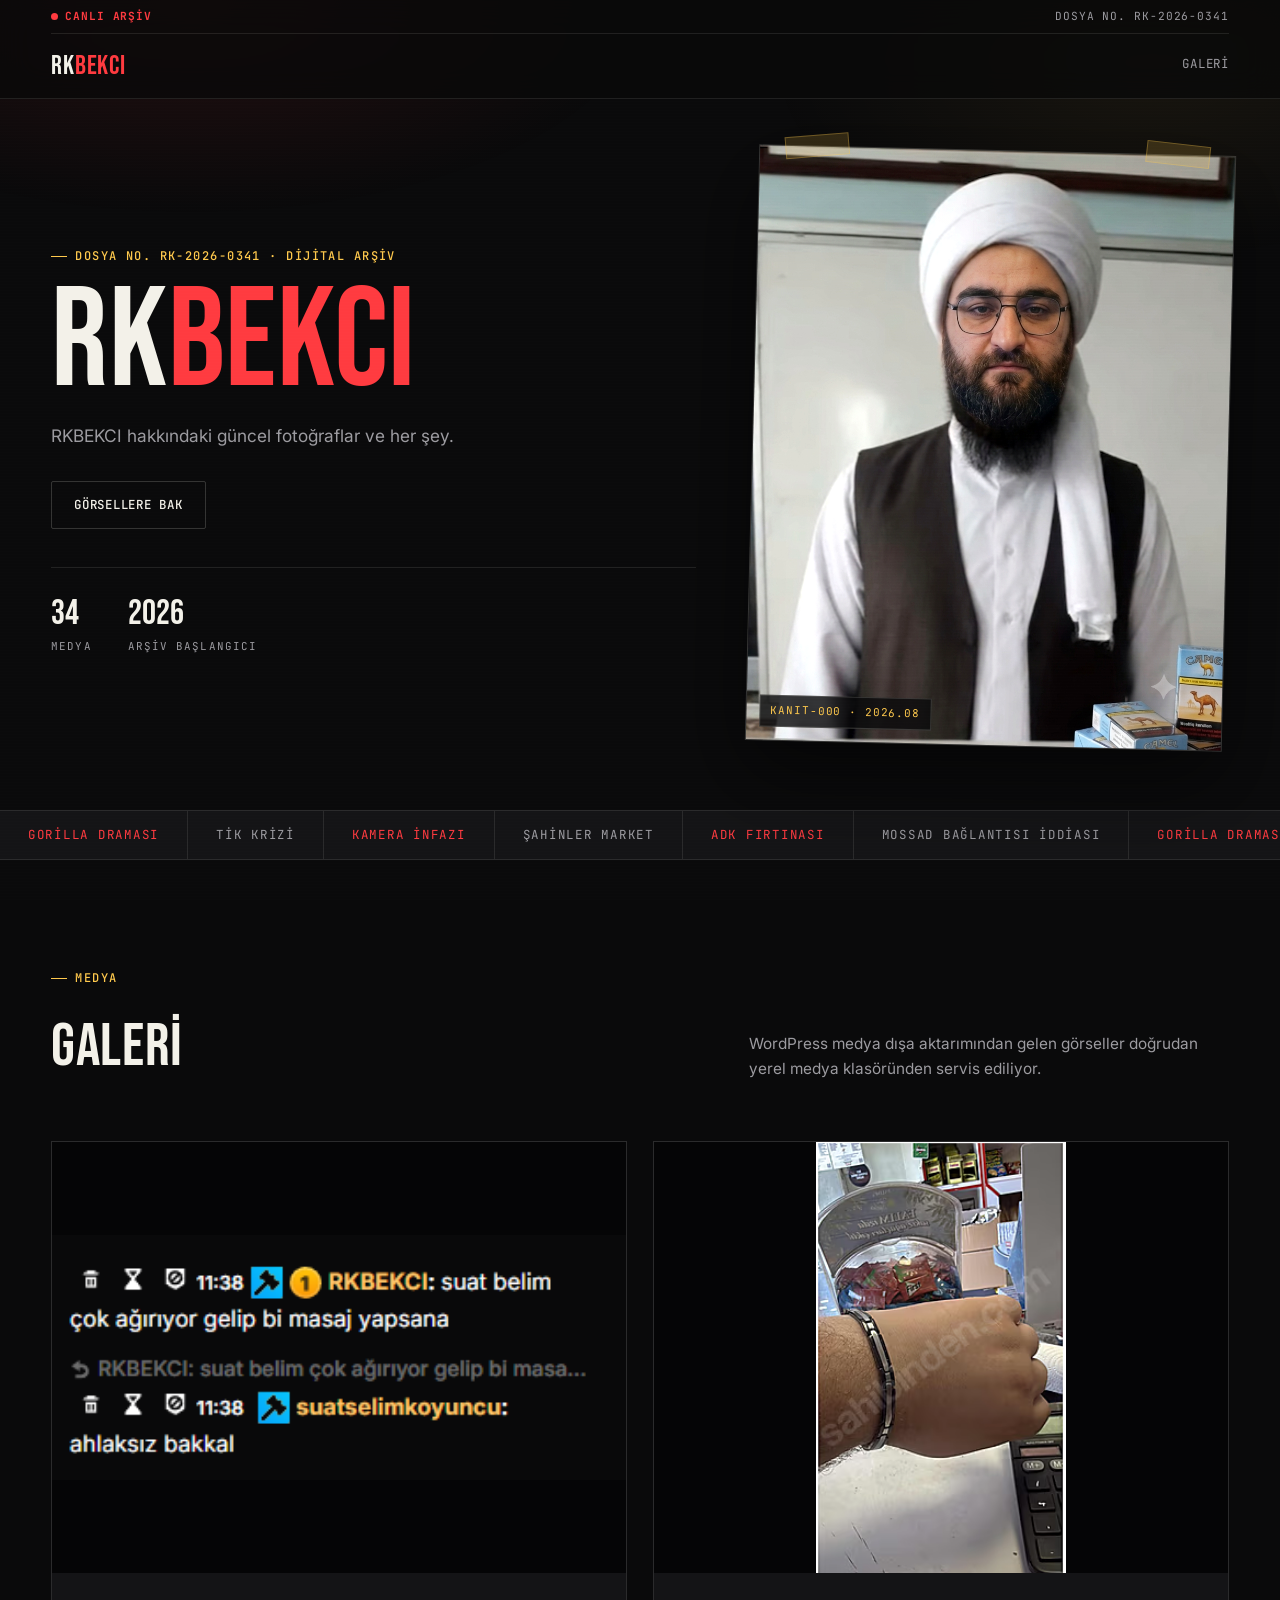
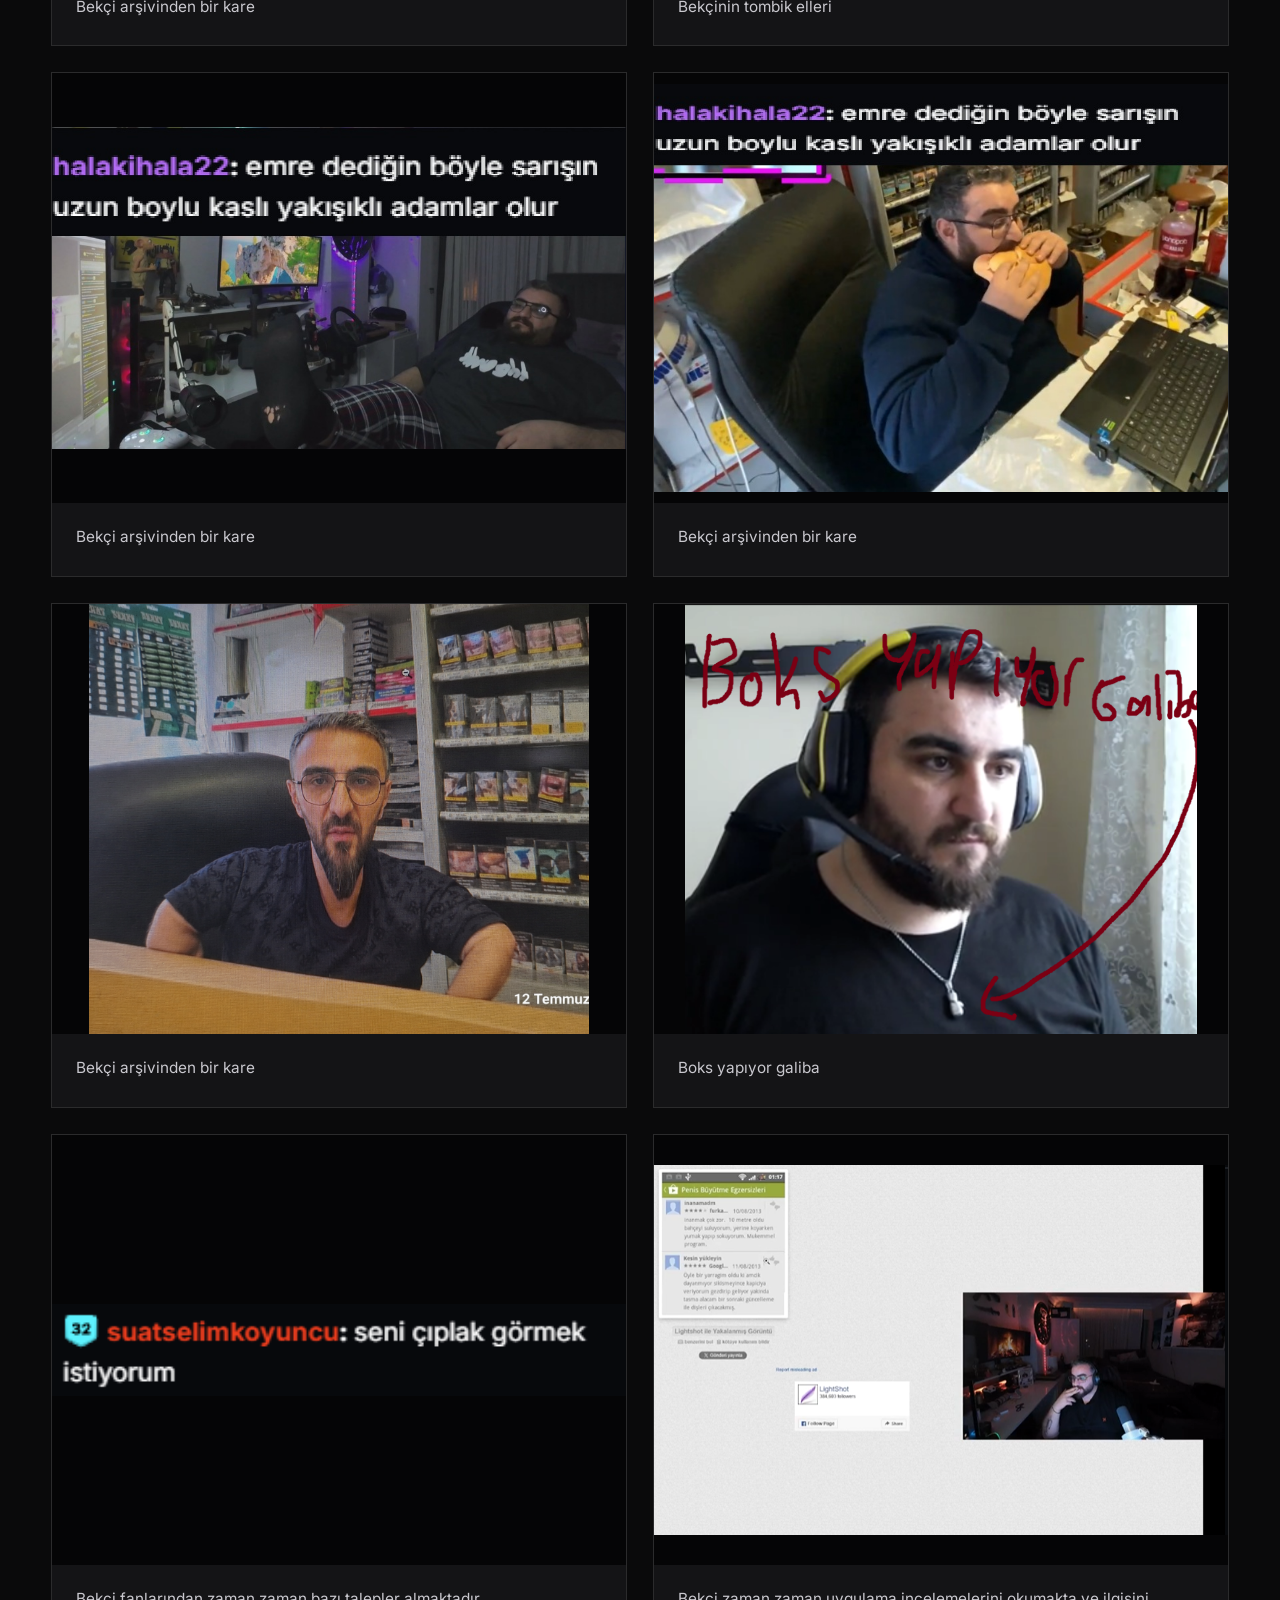
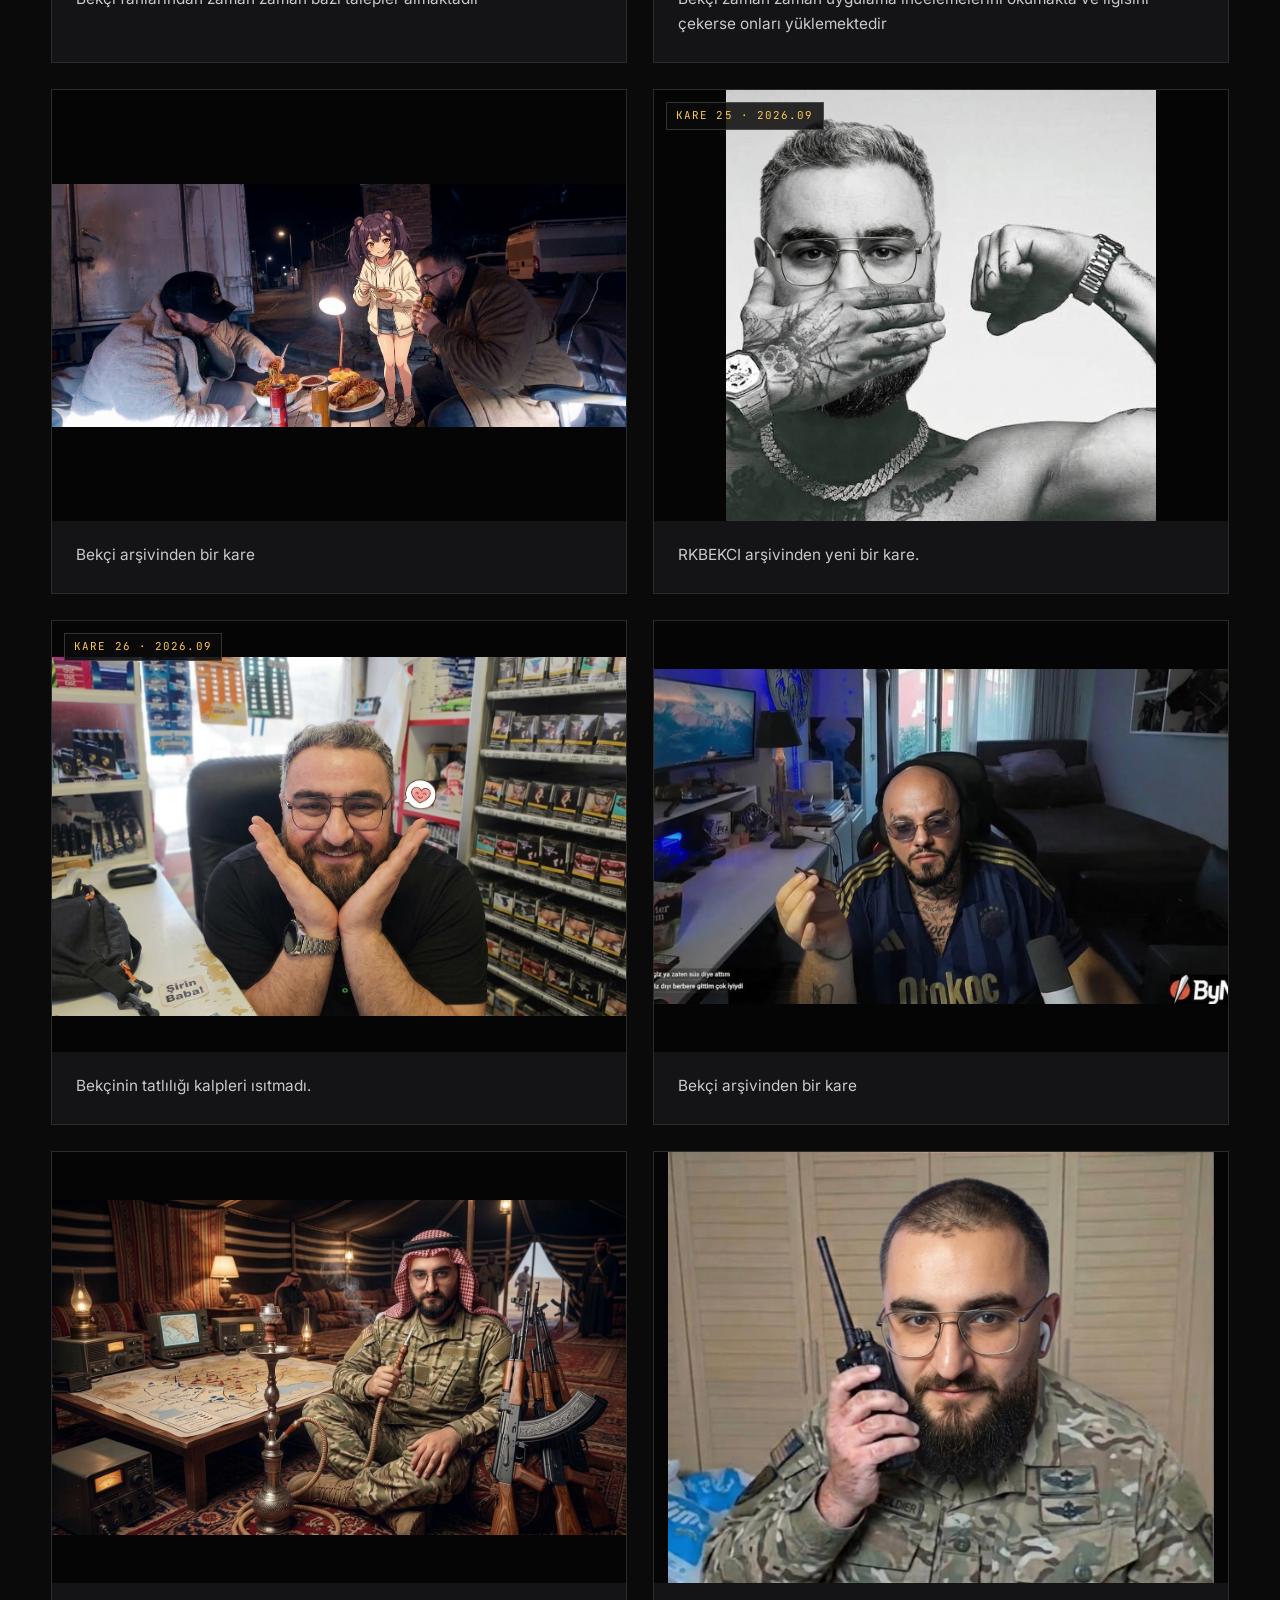
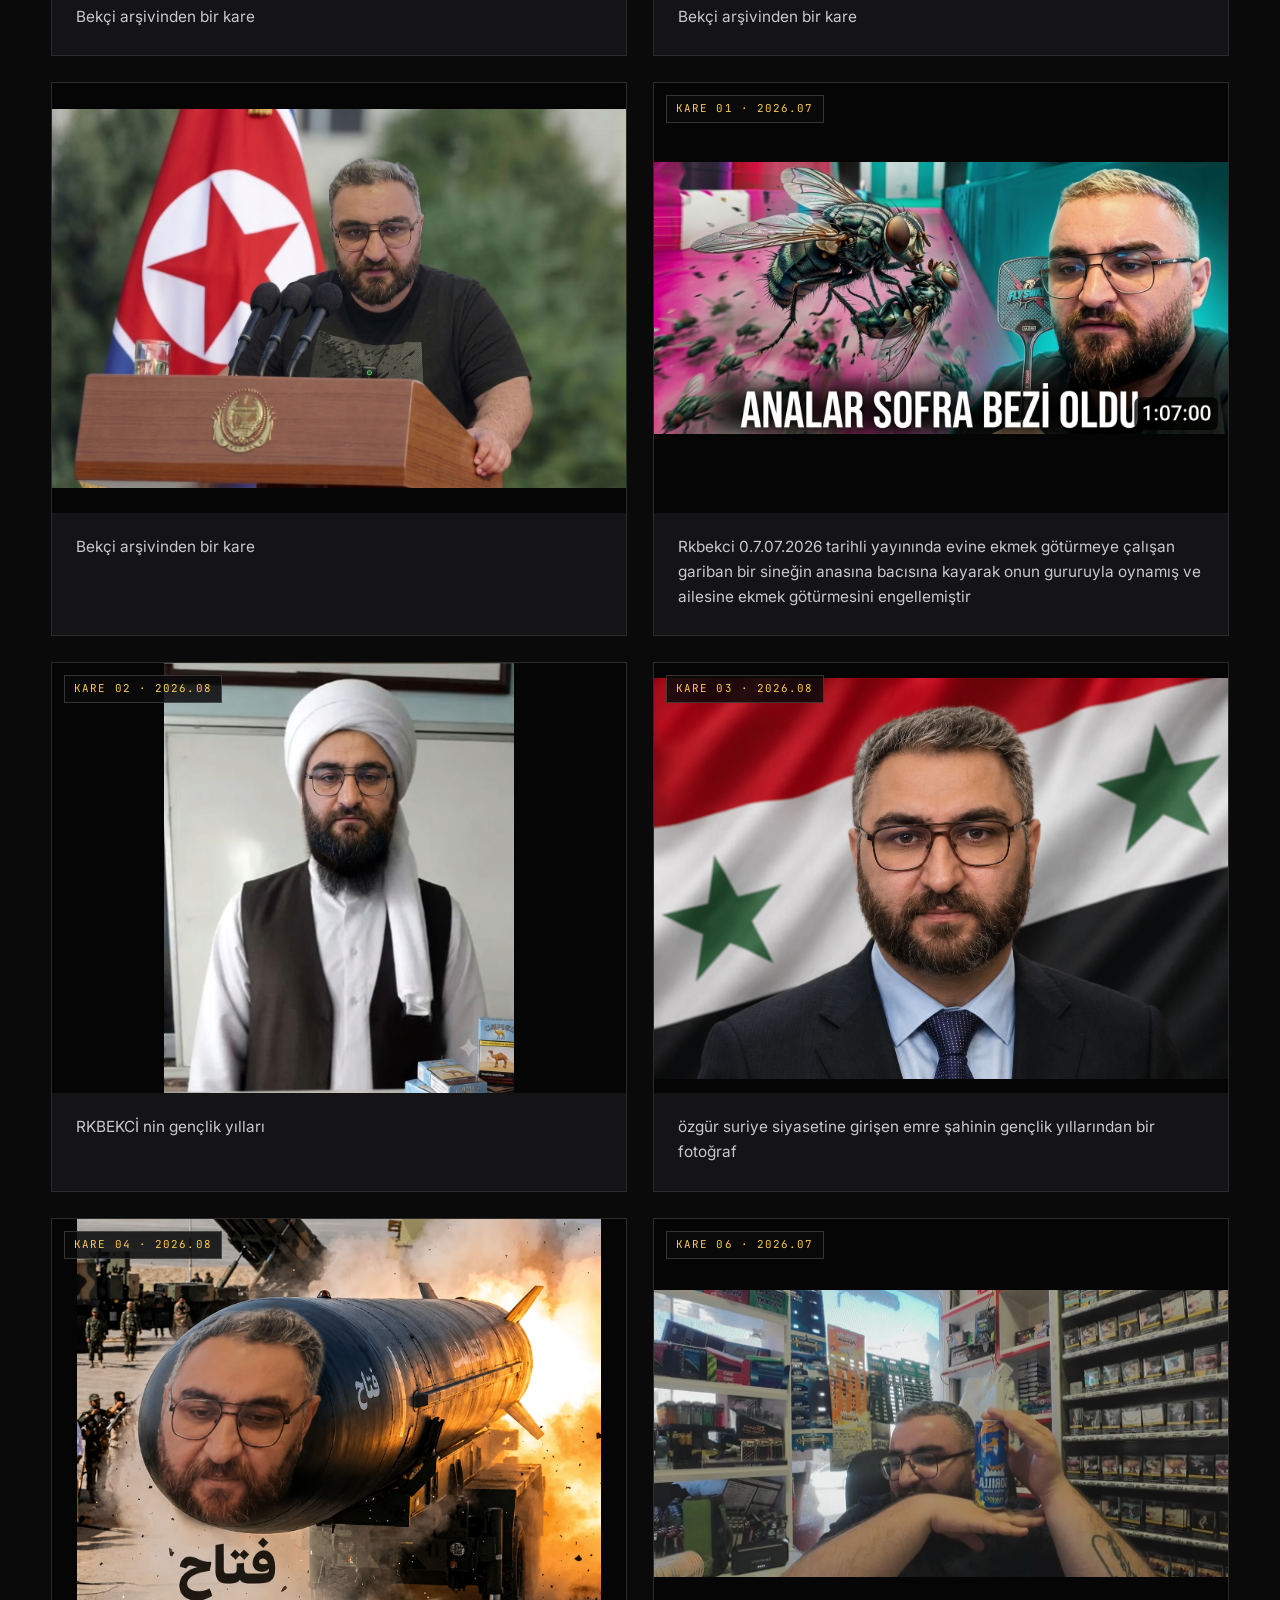
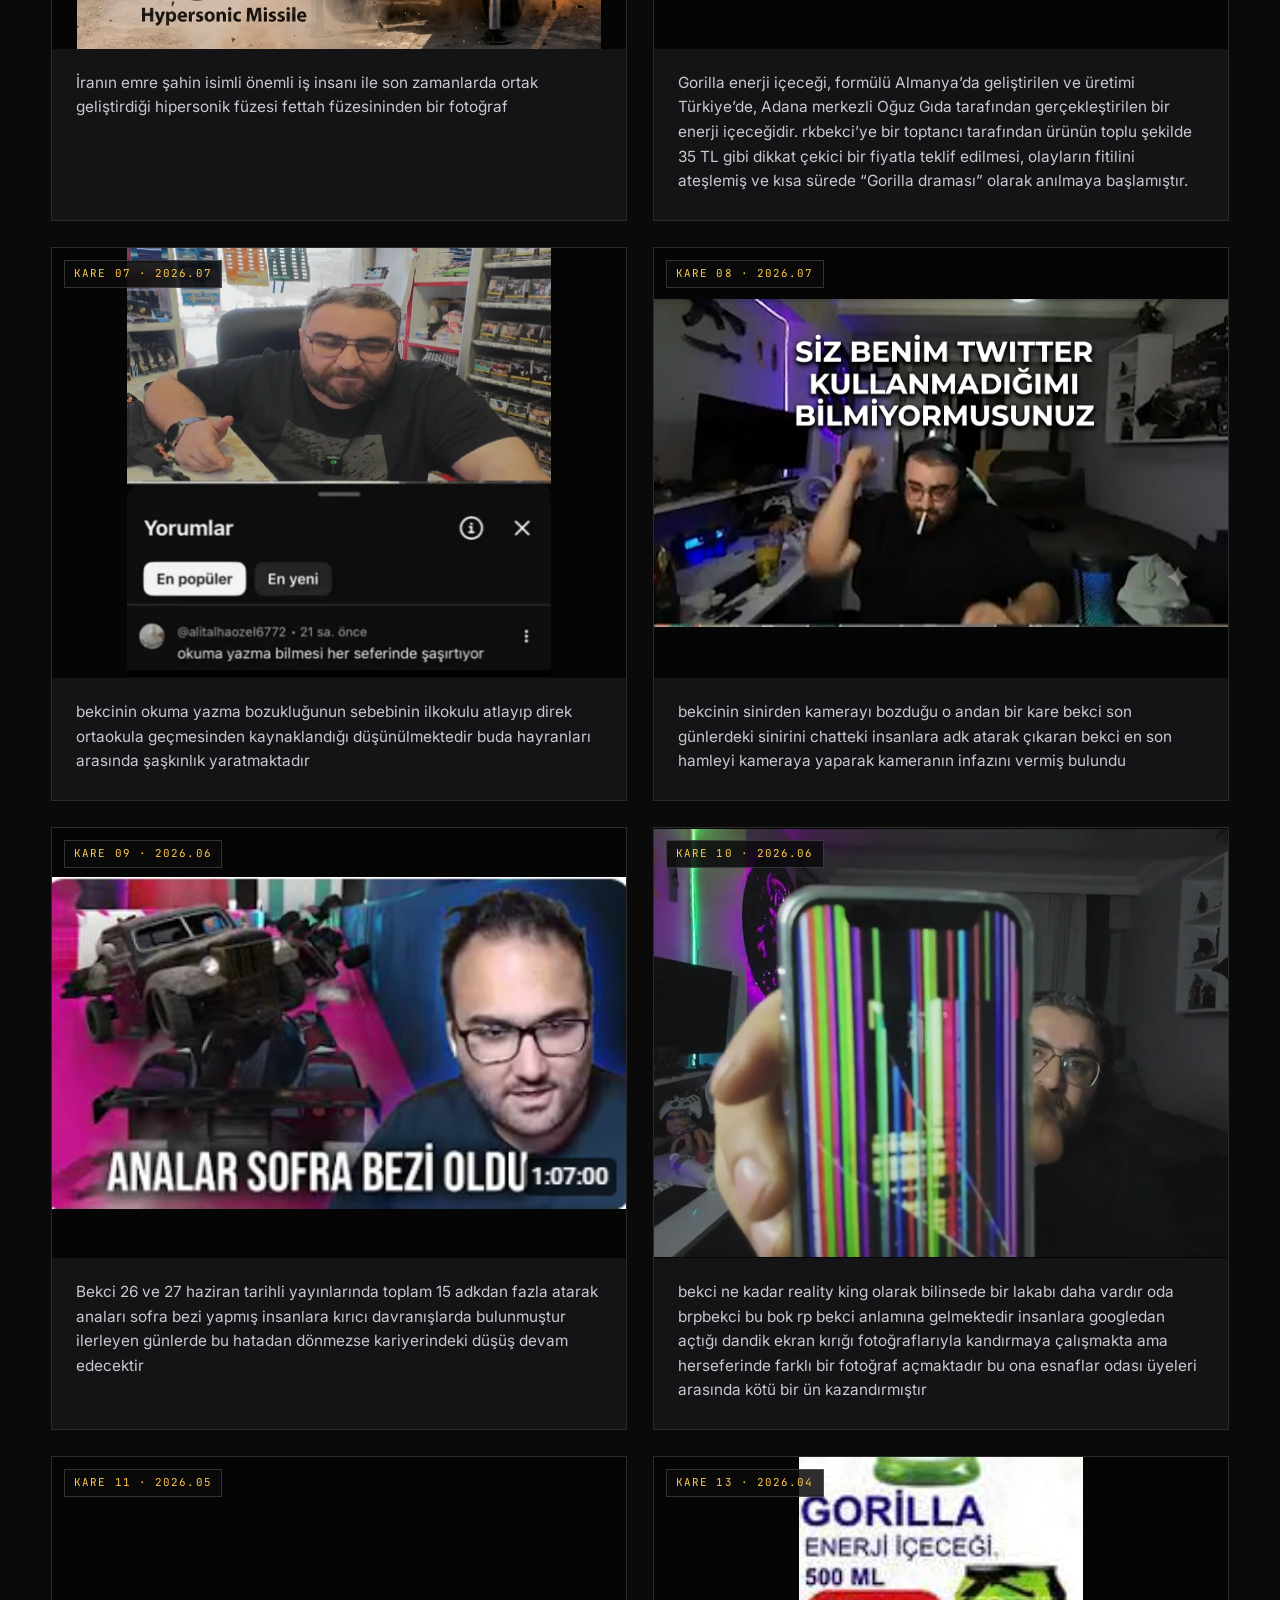
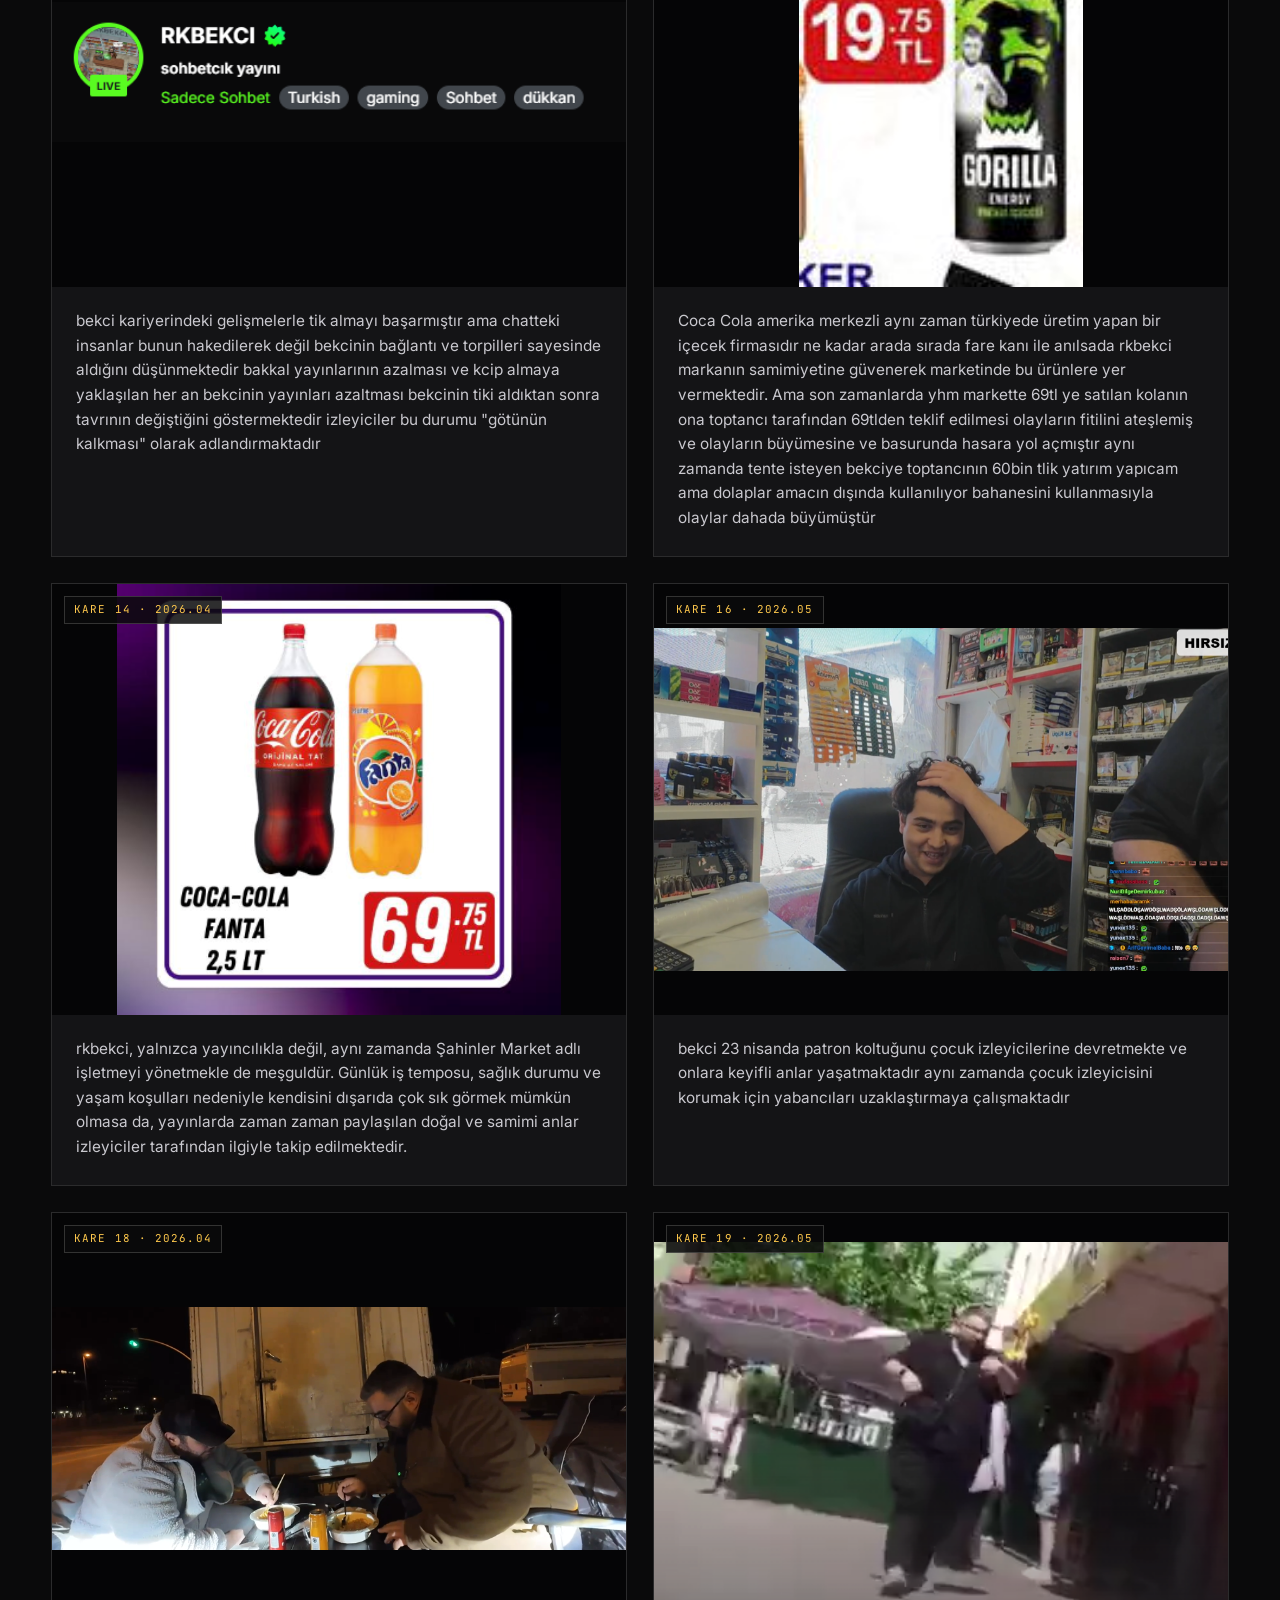
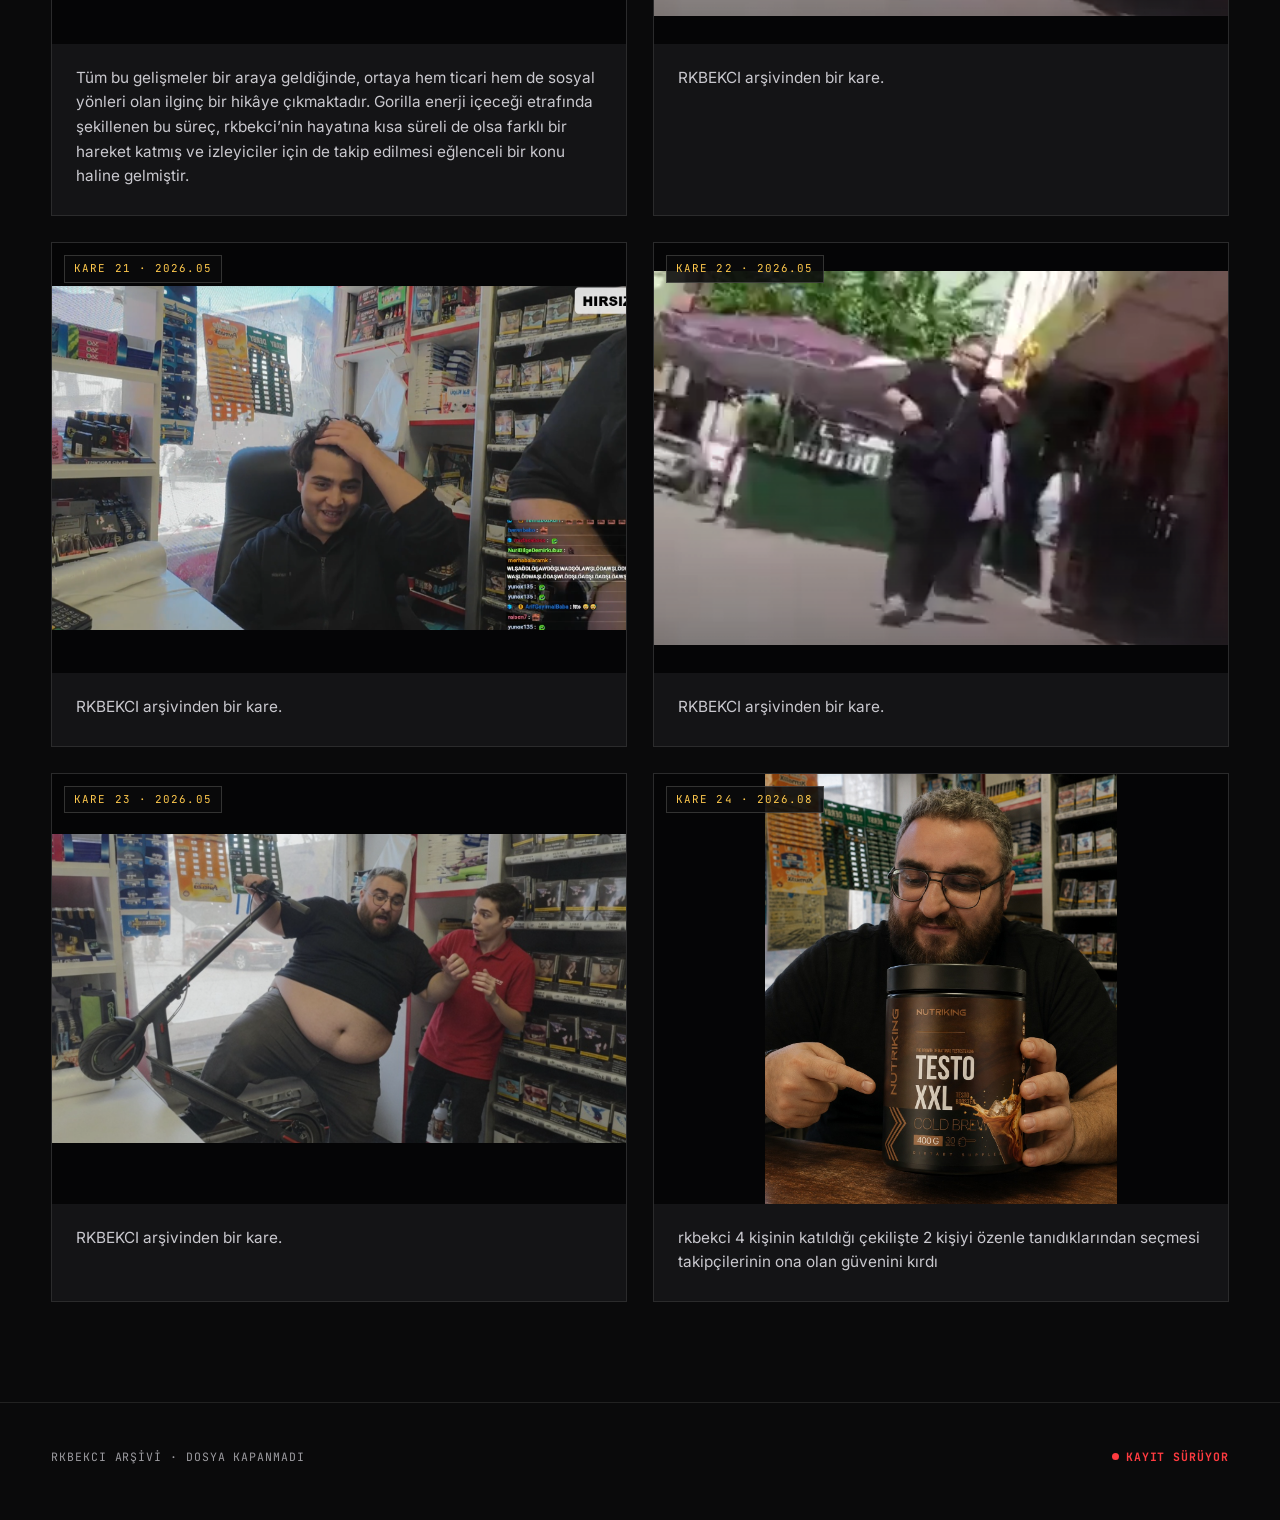
<file: index.html>
<!doctype html><html lang="tr"><head><meta charset="utf-8"><meta name="viewport" content="width=device-width,initial-scale=1"><meta name="description" content="RKBEKCI arşivi — haberler, görseller ve yayıncılık hikâyeleri."><title>RKBEKCI — Arşiv</title><link rel="preconnect" href="https://fonts.googleapis.com"><link rel="preconnect" href="https://fonts.gstatic.com" crossorigin><link href="https://fonts.googleapis.com/css2?family=Bebas+Neue&family=JetBrains+Mono:wght@400;500;700&family=Inter:wght@400;500;600;700;800&display=swap" rel="stylesheet"><link rel="stylesheet" href="style.css"></head><body>
<header><div class="statusbar wrap"><span class="rec"><i></i>CANLI ARŞİV</span><span class="statusbar-meta">DOSYA NO. RK-2026-0341</span></div><nav class="wrap"><a class="brand" href="#top">RK<span>BEKCI</span></a><div class="links"><a href="#galeri">Galeri</a></div></nav></header>
<main id="top"><section class="hero"><div class="wrap hero-grid"><div class="reveal"><div class="eyebrow">Dosya No. RK-2026-0341 &middot; Dijital Arşiv</div><h1>RK<span>BEKCI</span></h1><p>RKBEKCI hakkındaki güncel fotoğraflar ve her şey.</p><div class="actions"><a class="btn" href="#galeri">Görsellere bak</a></div><div class="statrow"><div class="stat"><b>34</b><small>medya</small></div><div class="stat"><b>2026</b><small>arşiv başlangıcı</small></div></div></div><div class="hero-art"><span class="tape tape-l"></span><span class="tape tape-r"></span><img src="media/2026/08/gemini_generated_image_cyvkvecyvkvecyvk.png" alt="RKBEKCI arşiv görseli"><span class="photo-tag">KANIT-000 &middot; 2026.08</span></div></div><div class="marquee"><div class="marquee-track"><span>GORİLLA DRAMASI</span><span>TİK KRİZİ</span><span>KAMERA İNFAZI</span><span>ŞAHİNLER MARKET</span><span>ADK FIRTINASI</span><span>MOSSAD BAĞLANTISI İDDİASI</span><span>GORİLLA DRAMASI</span><span>TİK KRİZİ</span><span>KAMERA İNFAZI</span><span>ŞAHİNLER MARKET</span><span>ADK FIRTINASI</span><span>MOSSAD BAĞLANTISI İDDİASI</span></div></div></section>


<section id="galeri"><div class="wrap"><div class="section-head"><div><div class="eyebrow">Medya</div><h2>Galeri</h2></div><p>WordPress medya dışa aktarımından gelen görseller doğrudan yerel medya klasöründen servis ediliyor.</p></div><div class="gallery"><article class="card"><div class="media"><img loading="lazy" src="media/2026/09/ahlakszbakkal.png" alt="Yayın sohbetinden bir mesajın ekran görüntüsü"></div><div class="card-body"><p>Bekçi arşivinden bir kare</p></div></article><article class="card"><div class="media"><img loading="lazy" src="media/2026/09/bekcinin-tombik-elleri.png" alt="Bileklik takılı bir el ve tezgâh"></div><div class="card-body"><p>Bekçinin tombik elleri</p></div></article><article class="card"><div class="media"><img loading="lazy" src="media/2026/09/emre-kasli-olur.jpg" alt="Yayın sohbetinden bir mesaj altında koltukta uzanan kişi"></div><div class="card-body"><p>Bekçi arşivinden bir kare</p></div></article><article class="card"><div class="media"><img loading="lazy" src="media/2026/09/ekmag.jpg" alt="Büfede sohbet mesajı altında ekmek yiyen kişi"></div><div class="card-body"><p>Bekçi arşivinden bir kare</p></div></article><article class="card"><div class="media"><img loading="lazy" src="media/2026/09/ekran-goruntusu-2026-11-17-230721.png" alt="Büfe tezgâhı başında oturan kişi"></div><div class="card-body"><p>Bekçi arşivinden bir kare</p></div></article><article class="card"><div class="media"><img loading="lazy" src="media/2026/09/ekran-goruntusu-2026-10-10-152418.png" alt="Kulaklık takmış, kolye takan kişi, üzerinde "Boks yapıyor galiba" el yazısı notu"></div><div class="card-body"><p>Boks yapıyor galiba</p></div></article><article class="card"><div class="media"><img loading="lazy" src="media/2026/09/ekran-goruntusu-2026-10-07-215118.png" alt="Bir izleyicinin sohbet ekranında yazdığı mesajın ekran görüntüsü"></div><div class="card-body"><p>Bekçi fanlarından zaman zaman bazı talepler almaktadır</p></div></article><article class="card"><div class="media"><img loading="lazy" src="media/2026/09/ekran-goruntusu-2026-10-03-202638.png" alt="Telefon uygulama yorumlarının ekran görüntüsü ve yayın köşesi"></div><div class="card-body"><p>Bekçi zaman zaman uygulama incelemelerini okumakta ve ilgisini çekerse onları yüklemektedir</p></div></article><article class="card"><div class="media"><img loading="lazy" src="media/2026/09/gemini_generated_image_g0sexlg0sexlg0se.jpg" alt="Gece sokakta masa başında yemek yiyen iki kişi ve yanlarında bir anime karakteri"></div><div class="card-body"><p>Bekçi arşivinden bir kare</p></div></article><article class="card"><div class="media"><img loading="lazy" src="media/2026/09/gemini_generated_image_pqs9xwpqs9xwpqs9.jpg" alt="RKBEKCI arşivinden yeni bir kare"><span class="tag media-tag">KARE 25 · 2026.09</span></div><div class="card-body"><p>RKBEKCI arşivinden yeni bir kare.</p></div></article><article class="card"><div class="media"><img loading="lazy" src="media/2026/09/bekcinin-tatliligi-kalpleri-isitmadi.jpg" alt="Bekçinin tatlılığı kalpleri ısıtmadı"><span class="tag media-tag">KARE 26 &middot; 2026.09</span></div><div class="card-body"><p>Bekçinin tatlılığı kalpleri ısıtmadı.</p></div></article><article class="card"><div class="media"><img loading="lazy" src="media/2026/09/gemini_generated_image_875it2875it2875i.jpg" alt="Yayıncı odasında oturan kişi, elinde puro"></div><div class="card-body"><p>Bekçi arşivinden bir kare</p></div></article><article class="card"><div class="media"><img loading="lazy" src="media/2026/09/gemini_generated_image_ihr4alihr4alihr4.jpg" alt="Çadırda harita masası ve nargile başında kamuflajlı kişi"></div><div class="card-body"><p>Bekçi arşivinden bir kare</p></div></article><article class="card"><div class="media"><img loading="lazy" src="media/2026/09/gemini_generated_image_4wtmi44wtmi44wtm.jpg" alt="Telsizle konuşan üniformalı kişi"></div><div class="card-body"><p>Bekçi arşivinden bir kare</p></div></article><article class="card"><div class="media"><img loading="lazy" src="media/2026/09/gemini_generated_image_6js1hj6js1hj6js1.jpg" alt="Kürsü ve bayrak önünde konuşma yapan kişi"></div><div class="card-body"><p>Bekçi arşivinden bir kare</p></div></article><article class="card"><div class="media"><img loading="lazy" src="media/2026/07/gemini_generated_image_rbcocnrbcocnrbco.jpg" alt="Rkbekci 0.7.07.2026 tarihli yayınında evine ekmek götürmeye çalışan gariban bir sineğin anasına bacısına kayarak onun gu"><span class="tag media-tag">KARE 01 &middot; 2026.07</span></div><div class="card-body"><p>Rkbekci 0.7.07.2026 tarihli yayınında evine ekmek götürmeye çalışan gariban bir sineğin anasına bacısına kayarak onun gururuyla oynamış ve ailesine ekmek götürmesini engellemiştir</p></div></article><article class="card"><div class="media"><img loading="lazy" src="media/2026/08/gemini_generated_image_cyvkvecyvkvecyvk.png" alt="RKBEKCİ nin gençlik yılları"><span class="tag media-tag">KARE 02 &middot; 2026.08</span></div><div class="card-body"><p>RKBEKCİ nin gençlik yılları</p></div></article><article class="card"><div class="media"><img loading="lazy" src="media/2026/08/chatgpt-image-10-agu-2026-19_55_14.png" alt="özgür suriye siyasetine girişen emre şahinin gençlik yıllarından bir fotoğraf"><span class="tag media-tag">KARE 03 &middot; 2026.08</span></div><div class="card-body"><p>özgür suriye siyasetine girişen emre şahinin gençlik yıllarından bir fotoğraf</p></div></article><article class="card"><div class="media"><img loading="lazy" src="media/2026/08/chatgpt-image-10-agu-2026-19_52_59-1.png" alt="İranın emre şahin isimli önemli iş insanı ile son zamanlarda ortak geliştirdiği  hipersonik füzesi fettah füzesininden b"><span class="tag media-tag">KARE 04 &middot; 2026.08</span></div><div class="card-body"><p>İranın emre şahin isimli önemli iş insanı ile son zamanlarda ortak geliştirdiği  hipersonik füzesi fettah füzesininden bir fotoğraf</p></div></article><article class="card"><div class="media"><img loading="lazy" src="media/2026/07/ekran-goruntusu-2026-07-07-181808.png" alt="Gorilla enerji içeceği toptancı teklifiyle gündeme gelen an"><span class="tag media-tag">KARE 06 &middot; 2026.07</span></div><div class="card-body"><p>Gorilla enerji içeceği, formülü Almanya’da geliştirilen ve üretimi Türkiye’de, Adana merkezli Oğuz Gıda tarafından gerçekleştirilen bir enerji içeceğidir. rkbekci’ye bir toptancı tarafından ürünün toplu şekilde 35 TL gibi dikkat çekici bir fiyatla teklif edilmesi, olayların fitilini ateşlemiş ve kısa sürede “Gorilla draması” olarak anılmaya başlamıştır.</p></div></article><article class="card"><div class="media"><img loading="lazy" src="media/2026/07/rbekci.png" alt="bekcinin okuma yazma bozukluğunun sebebinin ilkokulu atlayıp direk ortaokula geçmesinden kaynaklandığı düşünülmektedir b"><span class="tag media-tag">KARE 07 &middot; 2026.07</span></div><div class="card-body"><p>bekcinin okuma yazma bozukluğunun sebebinin ilkokulu atlayıp direk ortaokula geçmesinden kaynaklandığı düşünülmektedir buda hayranları arasında şaşkınlık yaratmaktadır</p></div></article><article class="card"><div class="media"><img loading="lazy" src="media/2026/07/gemini_generated_image_6f6fcp6f6fcp6f6f.png" alt="bekcinin sinirden kamerayı bozduğu o andan bir kare bekci son günlerdeki sinirini chatteki insanlara adk atarak çıkaran "><span class="tag media-tag">KARE 08 &middot; 2026.07</span></div><div class="card-body"><p>bekcinin sinirden kamerayı bozduğu o andan bir kare bekci son günlerdeki sinirini chatteki insanlara adk atarak çıkaran bekci en son hamleyi kameraya yaparak kameranın infazını vermiş bulundu</p></div></article><article class="card"><div class="media"><img loading="lazy" src="media/2026/06/ekran-goruntusu-2026-05-17-132645.png" alt="Bekci 26 ve 27 haziran tarihli yayınlarında toplam 15 adkdan fazla atarak anaları sofra bezi yapmış insanlara kırıcı dav"><span class="tag media-tag">KARE 09 &middot; 2026.06</span></div><div class="card-body"><p>Bekci 26 ve 27 haziran tarihli yayınlarında toplam 15 adkdan fazla atarak anaları sofra bezi yapmış insanlara kırıcı davranışlarda bulunmuştur ilerleyen günlerde bu hatadan dönmezse kariyerindeki düşüş devam edecektir</p></div></article><article class="card"><div class="media"><img loading="lazy" src="media/2026/06/ekran-goruntusu-2026-06-08-215226-1.png" alt="bekci ne kadar reality king olarak bilinsede bir lakabı daha vardır oda brpbekci bu bok rp bekci anlamına gelmektedir in"><span class="tag media-tag">KARE 10 &middot; 2026.06</span></div><div class="card-body"><p>bekci ne kadar reality king olarak bilinsede bir lakabı daha vardır oda brpbekci bu bok rp bekci anlamına gelmektedir insanlara googledan açtığı dandik ekran kırığı fotoğraflarıyla kandırmaya çalışmakta ama herseferinde farklı bir fotoğraf açmaktadır bu ona esnaflar odası üyeleri arasında kötü bir ün kazandırmıştır</p></div></article><article class="card"><div class="media"><img loading="lazy" src="media/2026/05/ekran-goruntusu-2026-05-25-181703.png" alt="bekci kariyerindeki gelişmelerle tik almayı başarmıştır ama chatteki insanlar bunun hakedilerek değil bekcinin bağlantı "><span class="tag media-tag">KARE 11 &middot; 2026.05</span></div><div class="card-body"><p>bekci kariyerindeki gelişmelerle tik almayı başarmıştır ama chatteki insanlar bunun hakedilerek değil bekcinin bağlantı ve torpilleri sayesinde aldığını düşünmektedir bakkal yayınlarının azalması ve kcip almaya yaklaşılan her an bekcinin yayınları azaltması bekcinin tiki aldıktan sonra tavrının değiştiğini göstermektedir izleyiciler bu durumu &quot;götünün kalkması&quot; olarak adlandırmaktadır</p></div></article><article class="card"><div class="media"><img loading="lazy" src="media/2026/04/whatsapp-image-2026-04-19-at-16.23.21-1.jpeg" alt="Coca Cola amerika merkezli aynı zaman türkiyede üretim yapan bir içecek firmasıdır ne kadar arada sırada fare kanı ile a"><span class="tag media-tag">KARE 13 &middot; 2026.04</span></div><div class="card-body"><p>Coca Cola amerika merkezli aynı zaman türkiyede üretim yapan bir içecek firmasıdır ne kadar arada sırada fare kanı ile anılsada rkbekci markanın samimiyetine güvenerek marketinde bu ürünlere yer vermektedir. Ama son zamanlarda yhm markette 69tl ye satılan kolanın ona toptancı tarafından 69tlden teklif edilmesi olayların fitilini ateşlemiş ve olayların büyümesine ve basurunda hasara yol açmıştır aynı zamanda tente isteyen bekciye toptancının 60bin tlik yatırım yapıcam ama dolaplar amacın dışında kullanılıyor bahanesini kullanmasıyla olaylar dahada büyümüştür</p></div></article><article class="card"><div class="media"><img loading="lazy" src="media/2026/04/evet-1.png" alt="rkbekci Şahinler Market işletmesi başında"><span class="tag media-tag">KARE 14 &middot; 2026.04</span></div><div class="card-body"><p>rkbekci, yalnızca yayıncılıkla değil, aynı zamanda Şahinler Market adlı işletmeyi yönetmekle de meşguldür. Günlük iş temposu, sağlık durumu ve yaşam koşulları nedeniyle kendisini dışarıda çok sık görmek mümkün olmasa da, yayınlarda zaman zaman paylaşılan doğal ve samimi anlar izleyiciler tarafından ilgiyle takip edilmektedir.</p></div></article><article class="card"><div class="media"><img loading="lazy" src="media/2026/05/ekran-goruntusu-2026-05-17-221239.png" alt="bekci 23 nisanda patron koltuğunu çocuk izleyicilerine devretmekte ve onlara keyifli anlar yaşatmaktadır aynı zamanda ço"><span class="tag media-tag">KARE 16 &middot; 2026.05</span></div><div class="card-body"><p>bekci 23 nisanda patron koltuğunu çocuk izleyicilerine devretmekte ve onlara keyifli anlar yaşatmaktadır aynı zamanda çocuk izleyicisini korumak için yabancıları uzaklaştırmaya çalışmaktadır</p></div></article><article class="card"><div class="media"><img loading="lazy" src="media/2026/04/samimi-1.png" alt="Gorilla draması sürecinin genel değerlendirmesi"><span class="tag media-tag">KARE 18 &middot; 2026.04</span></div><div class="card-body"><p>Tüm bu gelişmeler bir araya geldiğinde, ortaya hem ticari hem de sosyal yönleri olan ilginç bir hikâye çıkmaktadır. Gorilla enerji içeceği etrafında şekillenen bu süreç, rkbekci’nin hayatına kısa süreli de olsa farklı bir hareket katmış ve izleyiciler için de takip edilmesi eğlenceli bir konu haline gelmiştir.</p></div></article><article class="card"><div class="media"><img loading="lazy" src="media/2026/05/ekran-goruntusu-2026-05-17-220336-1.png" alt="RKBEKCI arşivinden bir kare."><span class="tag media-tag">KARE 19 &middot; 2026.05</span></div><div class="card-body"><p>RKBEKCI arşivinden bir kare.</p></div></article><article class="card"><div class="media"><img loading="lazy" src="media/2026/05/ekran-goruntusu-2026-05-17-221239-1.png" alt="RKBEKCI arşivinden bir kare."><span class="tag media-tag">KARE 21 &middot; 2026.05</span></div><div class="card-body"><p>RKBEKCI arşivinden bir kare.</p></div></article><article class="card"><div class="media"><img loading="lazy" src="media/2026/05/ekran-goruntusu-2026-05-17-220336.png" alt="RKBEKCI arşivinden bir kare."><span class="tag media-tag">KARE 22 &middot; 2026.05</span></div><div class="card-body"><p>RKBEKCI arşivinden bir kare.</p></div></article><article class="card"><div class="media"><img loading="lazy" src="media/2026/05/ekran-goruntusu-2026-05-29-142355.png" alt="RKBEKCI arşivinden bir kare."><span class="tag media-tag">KARE 23 &middot; 2026.05</span></div><div class="card-body"><p>RKBEKCI arşivinden bir kare.</p></div></article><article class="card"><div class="media"><img loading="eager" src="rkbekci-testo-xxl.jpg" alt="rkbekci 4 kişinin katıldığı çekilişte 2 kişiyi özenle tanıdıklarından seçmesi takipçilerinin ona olan güvenini kırdı"><span class="tag media-tag">KARE 24 · 2026.08</span></div><div class="card-body"><p>rkbekci 4 kişinin katıldığı çekilişte 2 kişiyi özenle tanıdıklarından seçmesi takipçilerinin ona olan güvenini kırdı</p></div></article></div></div></section>
</main><footer><div class="wrap footer-row"><span>RKBEKCI ARŞİVİ &middot; DOSYA KAPANMADI</span><span class="rec"><i></i>KAYIT SÜRÜYOR</span></div></footer><script src="script.js"></script>

<div id="rkLightbox" aria-hidden="true"><button id="rkClose" aria-label="Kapat">×</button><img id="rkLbImg" alt=""><div id="rkCaption"></div></div></body></html>
</file>
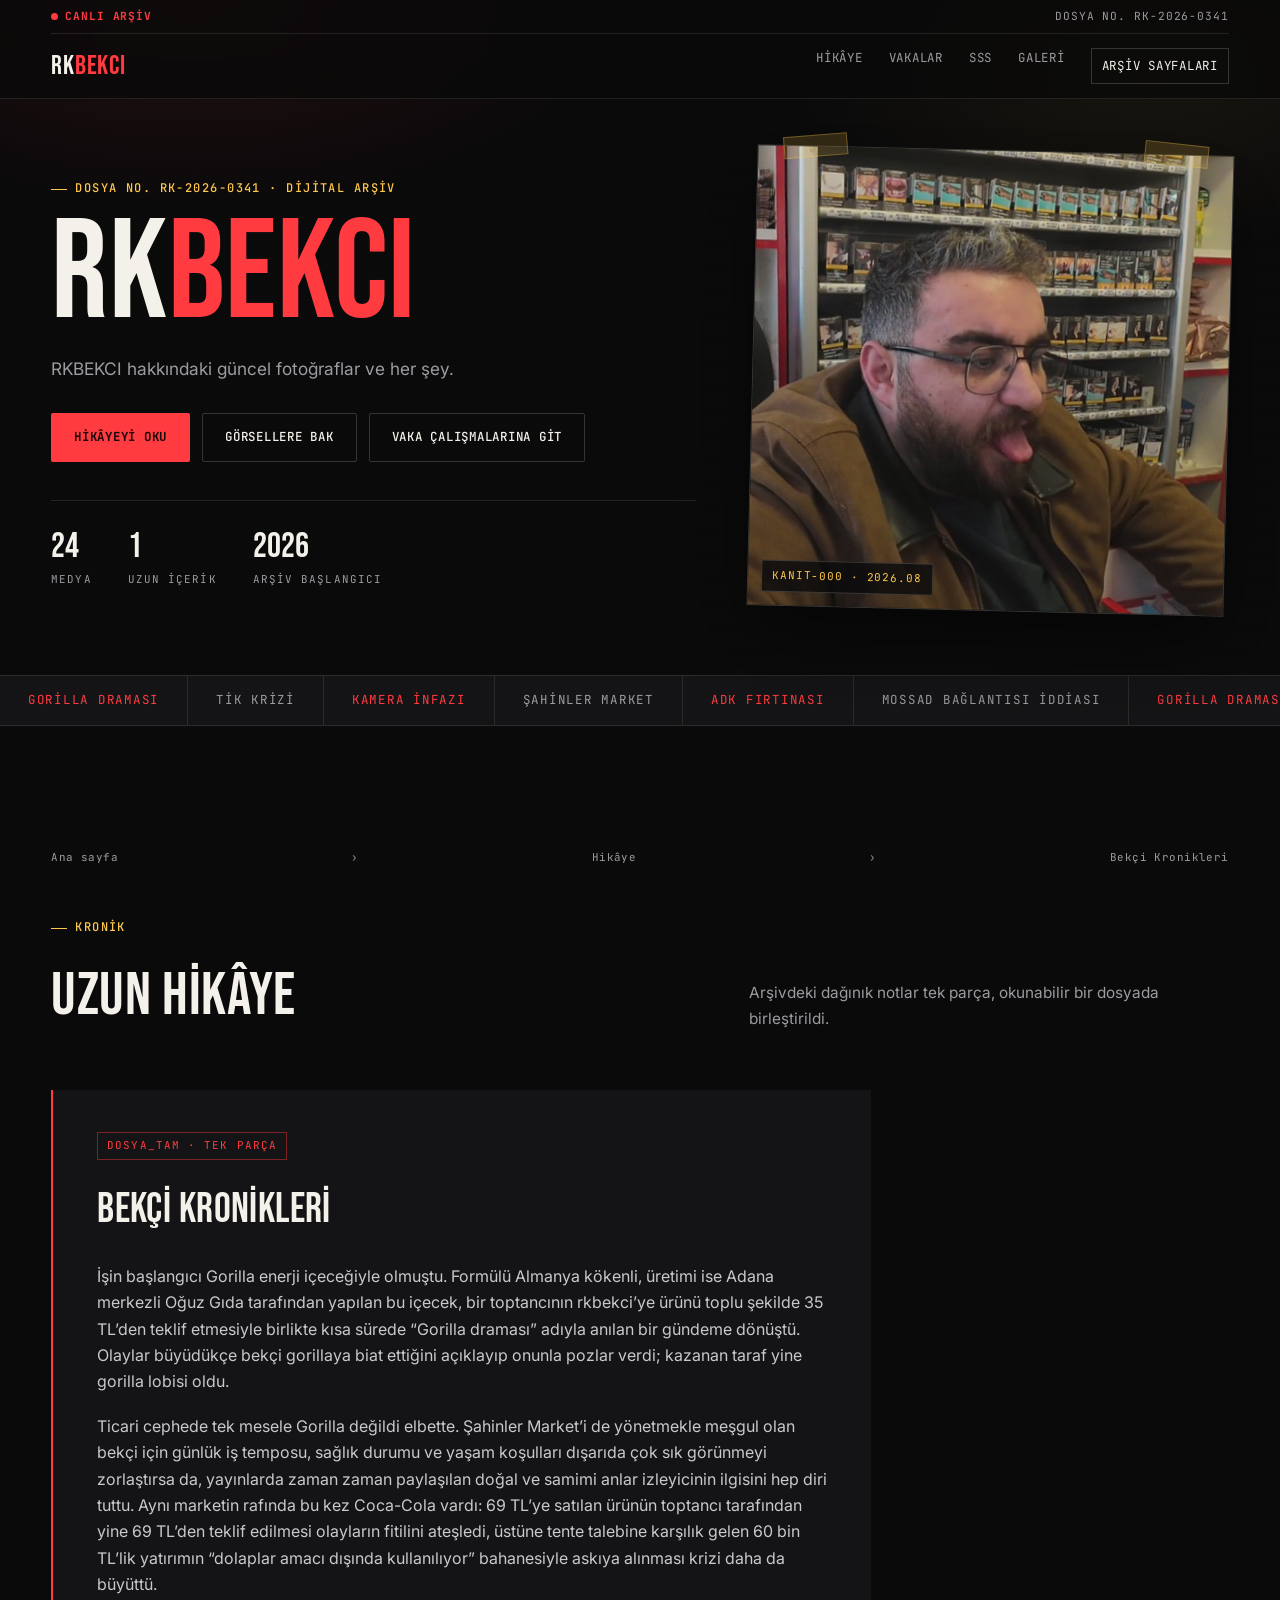
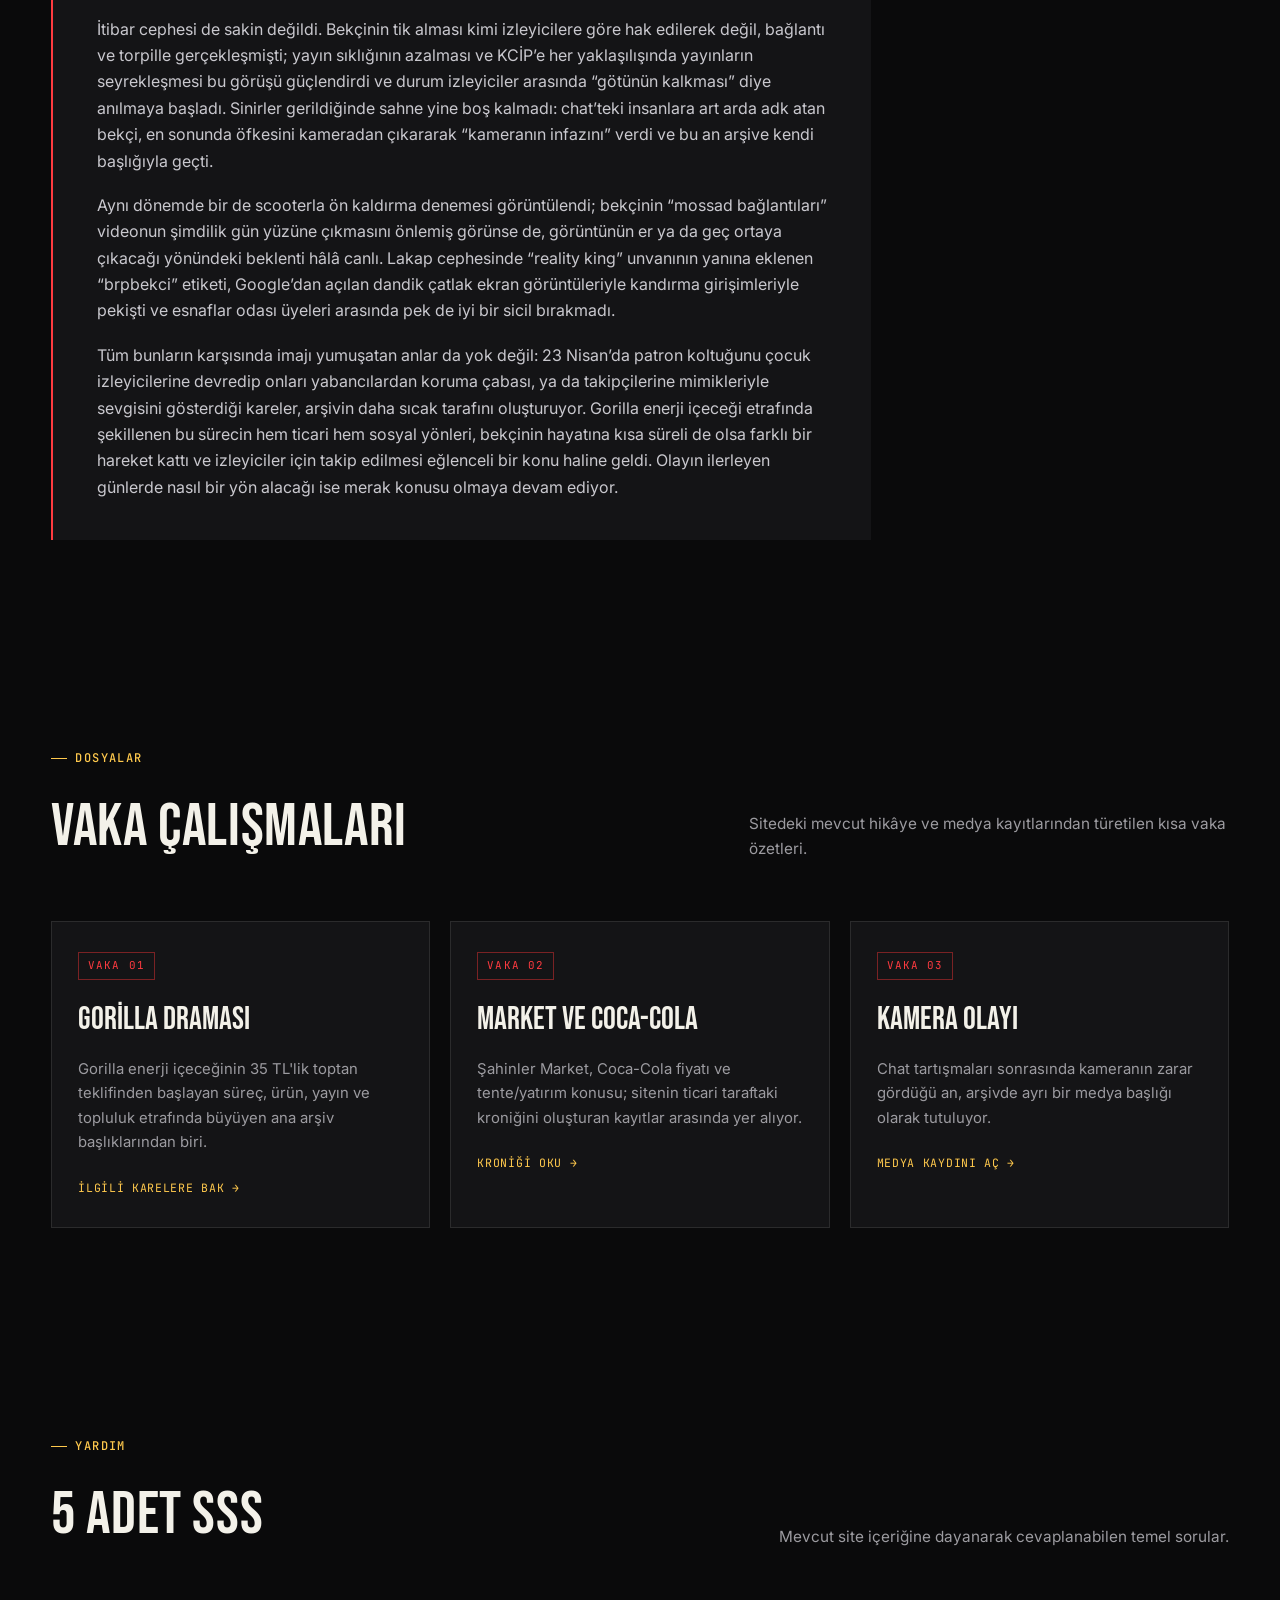
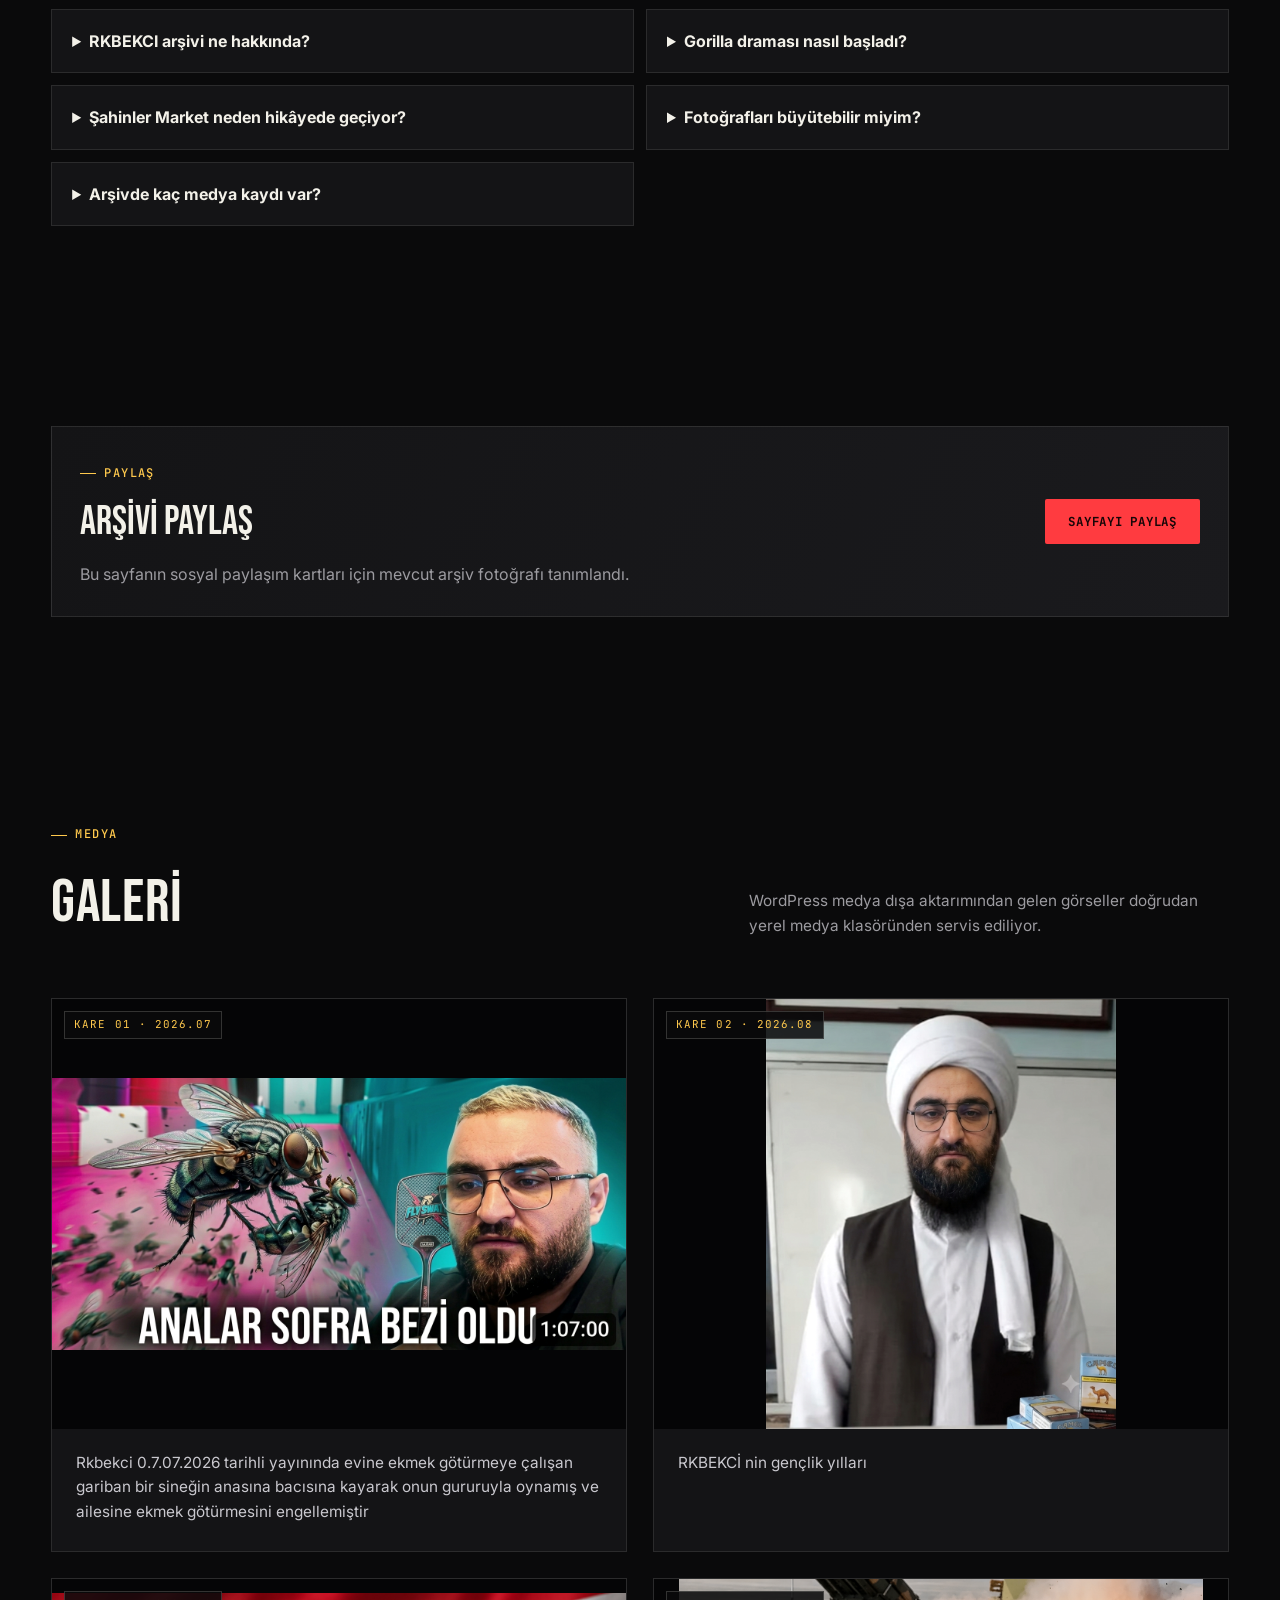
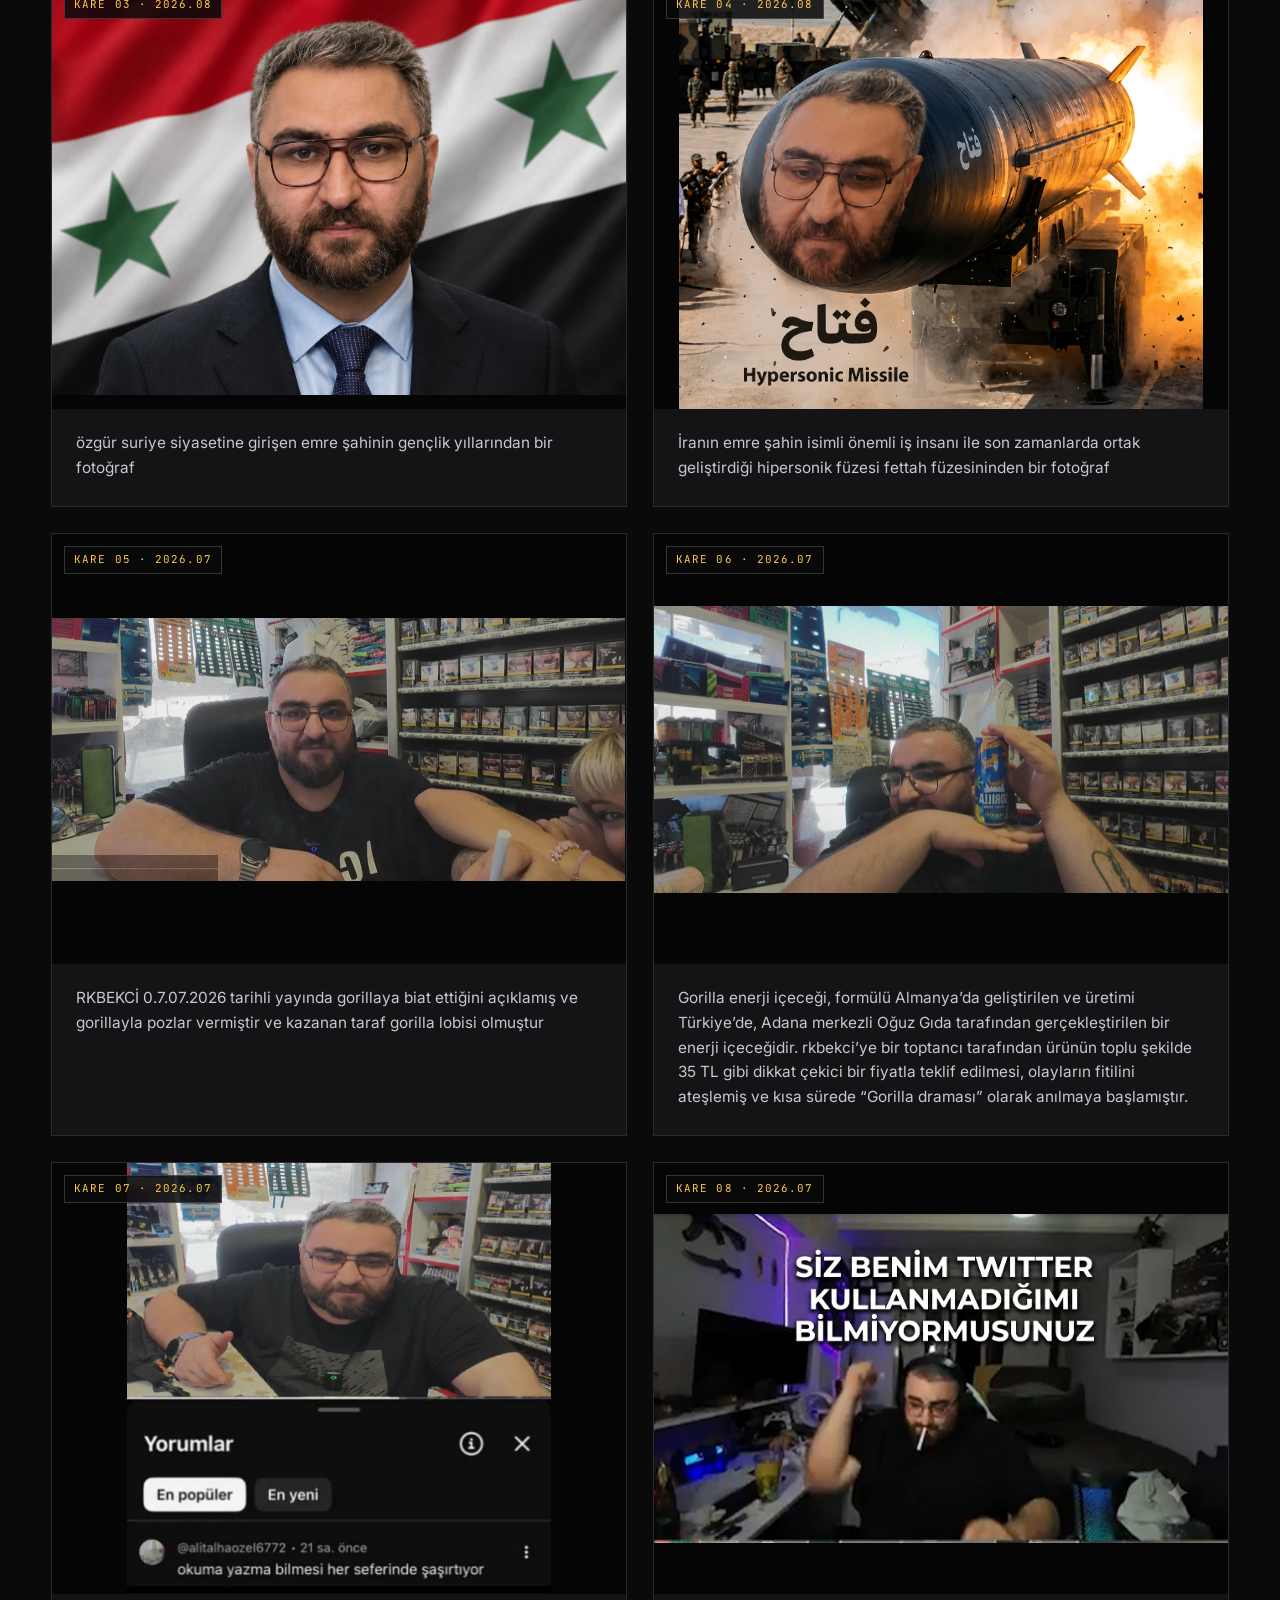
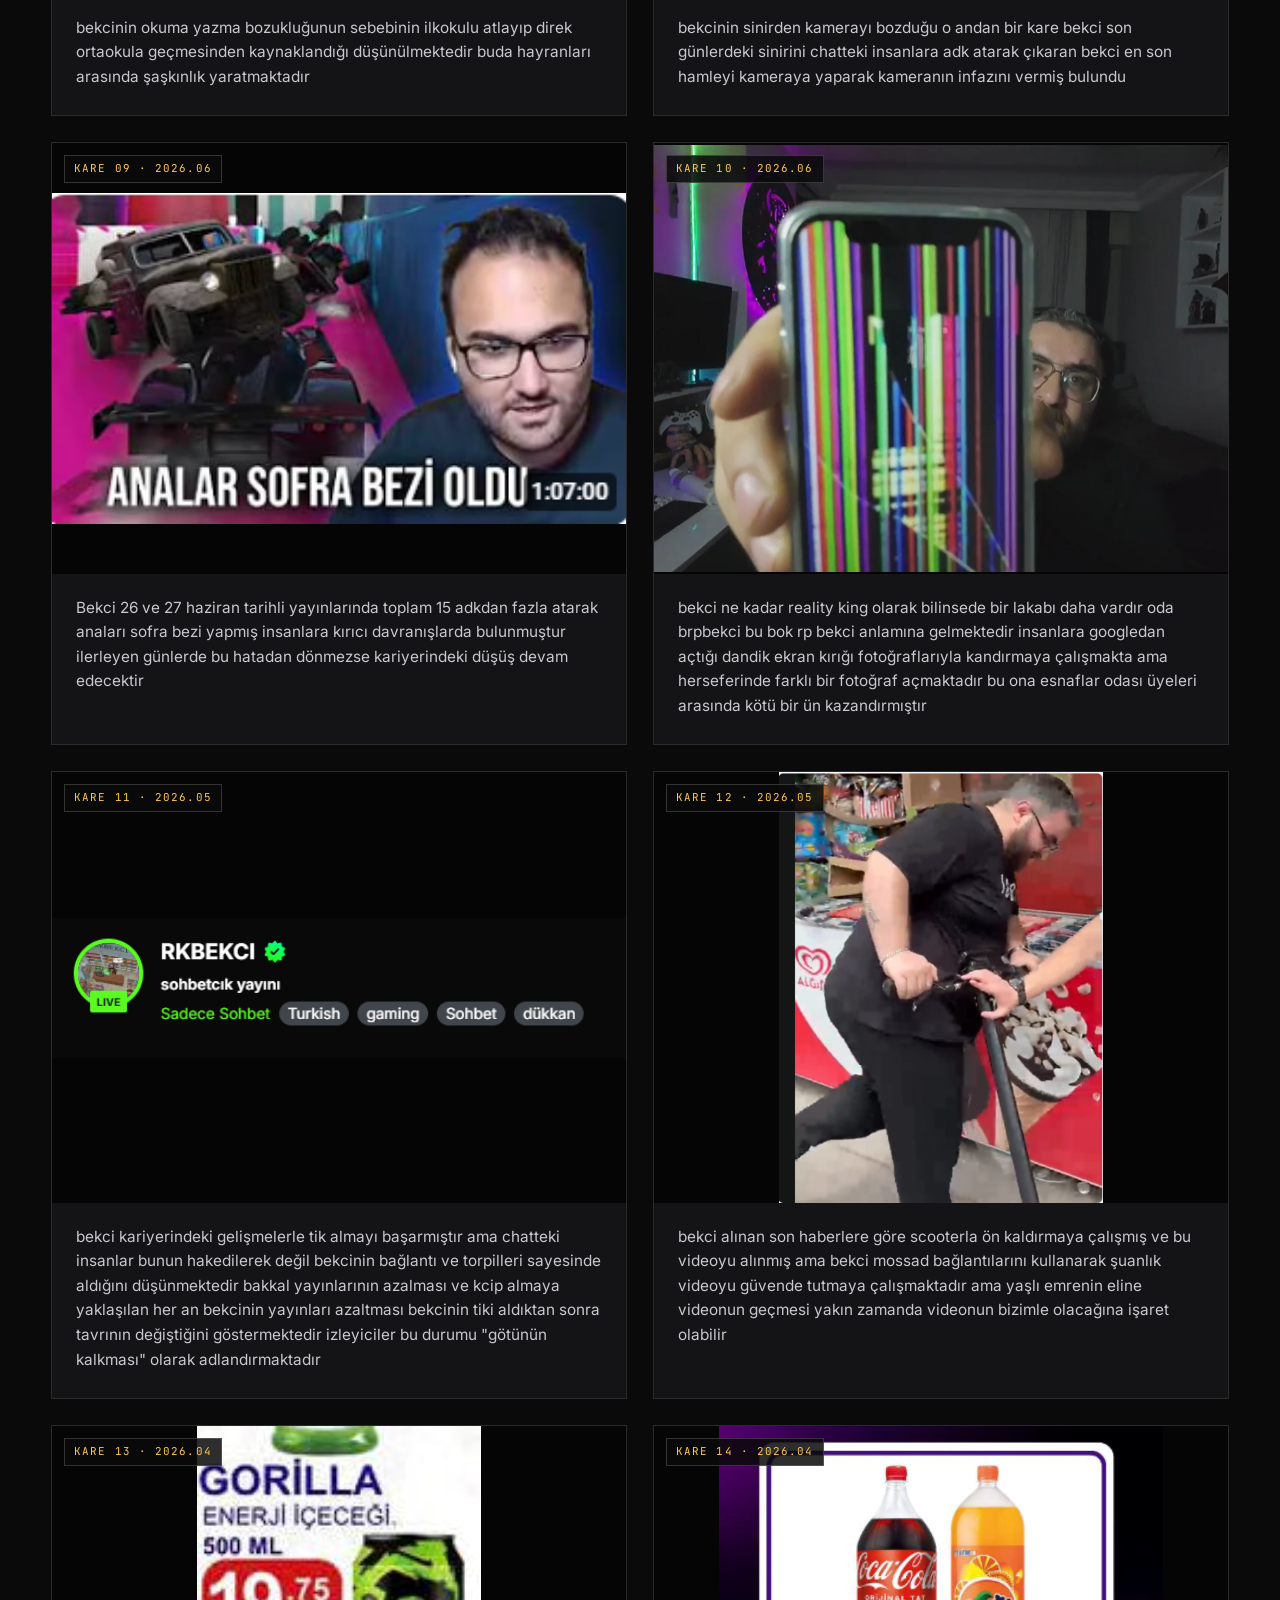
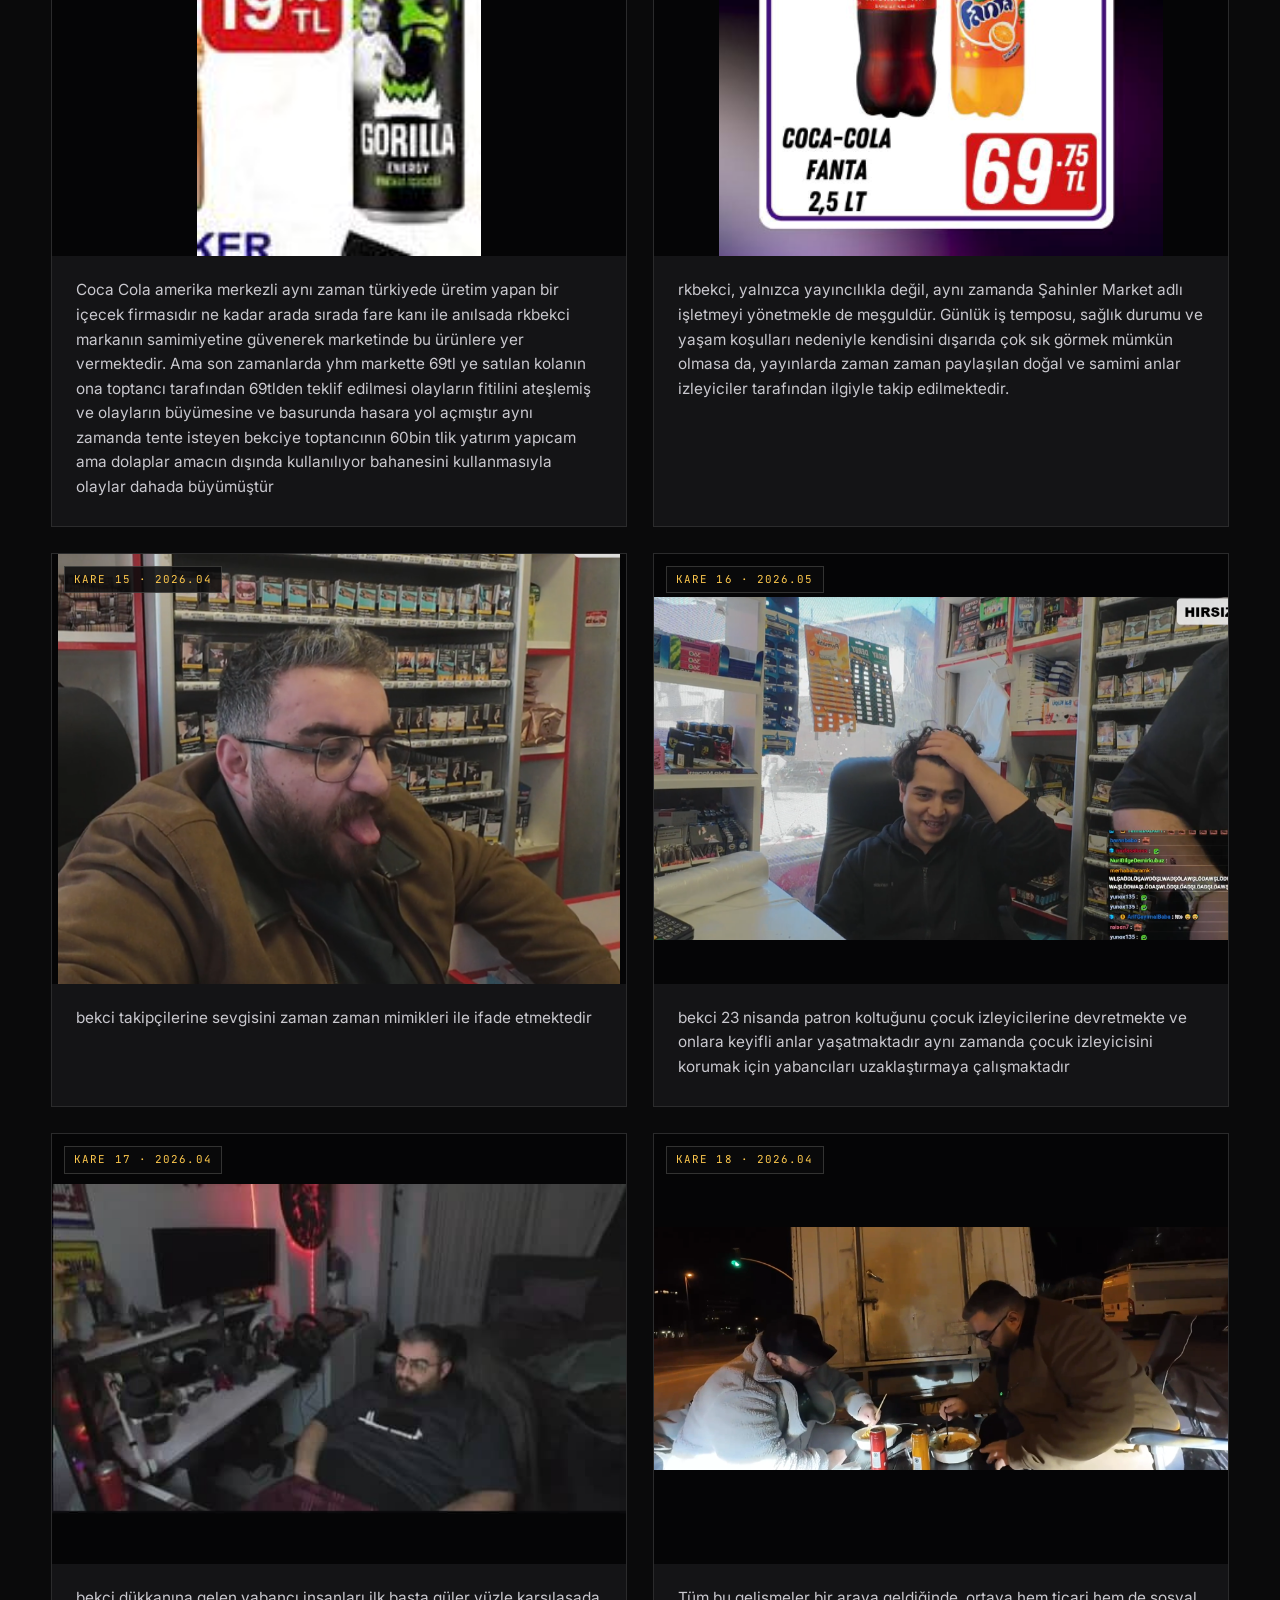
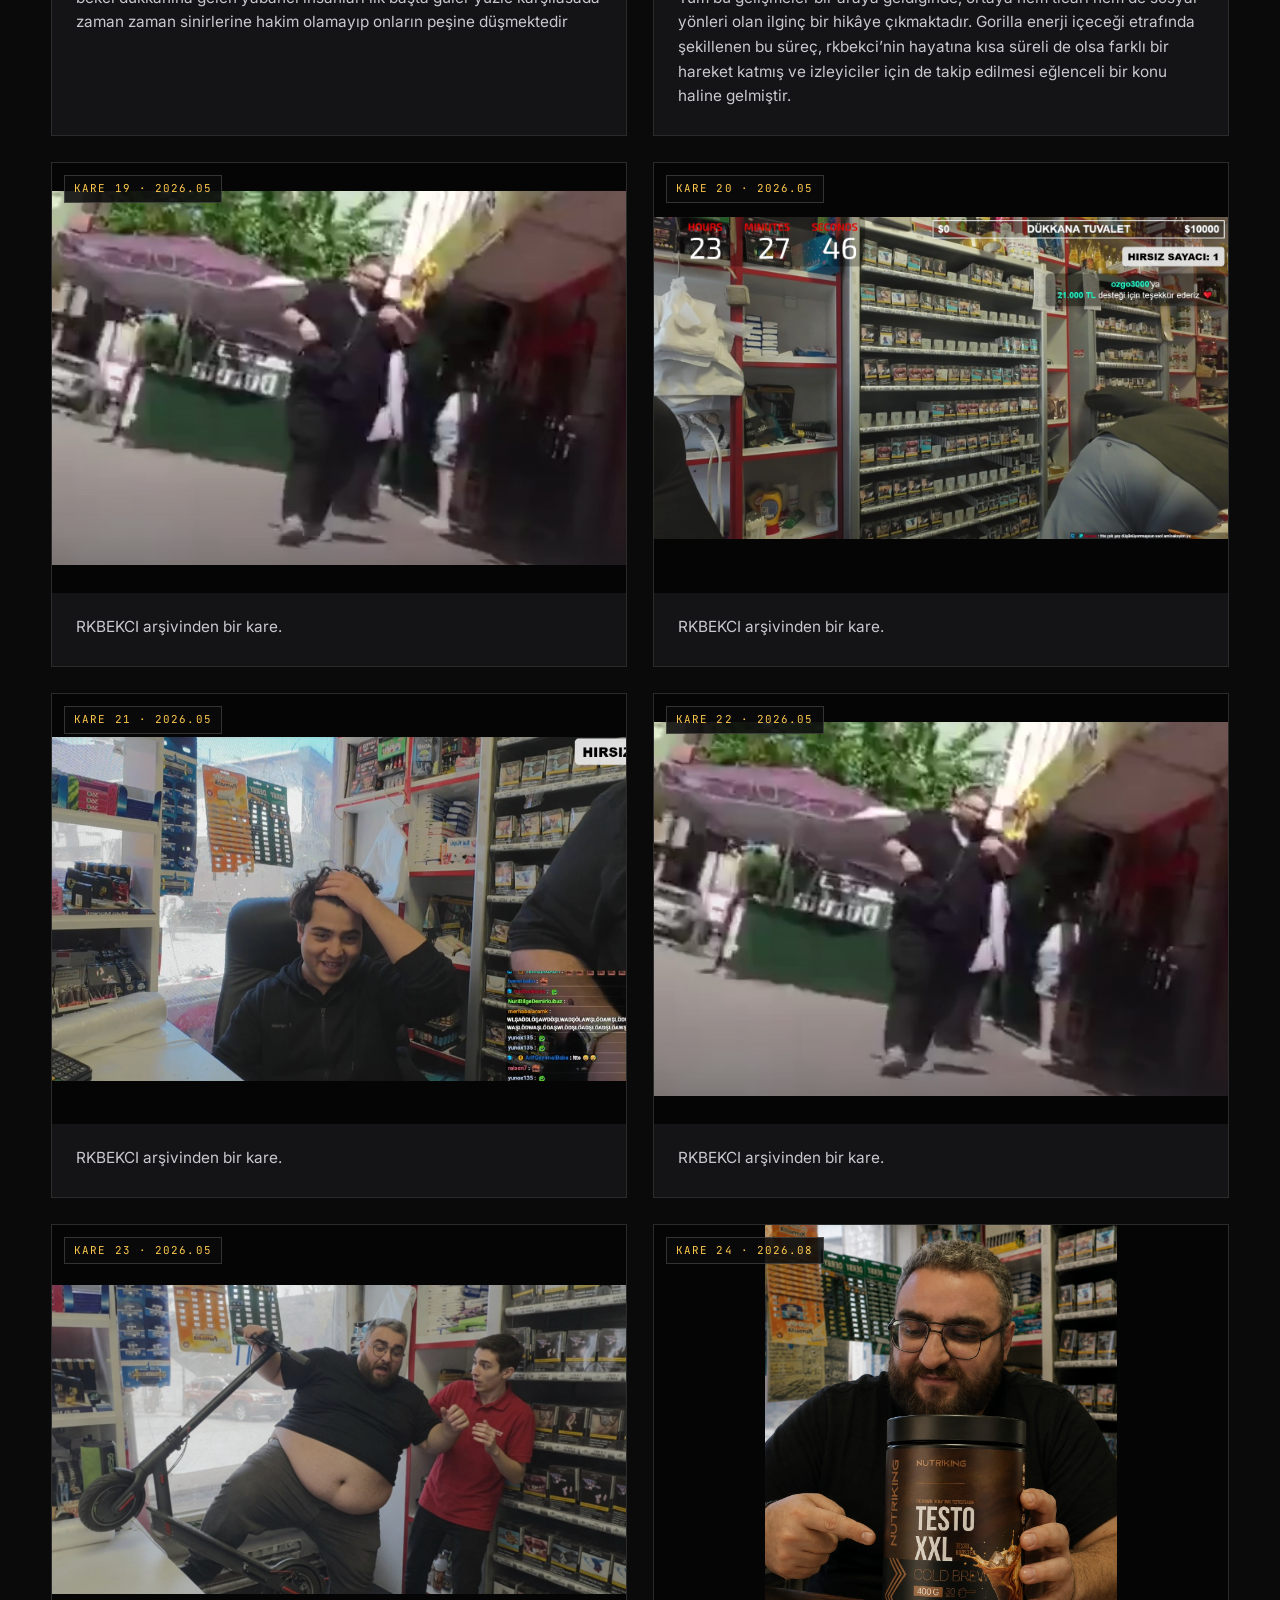
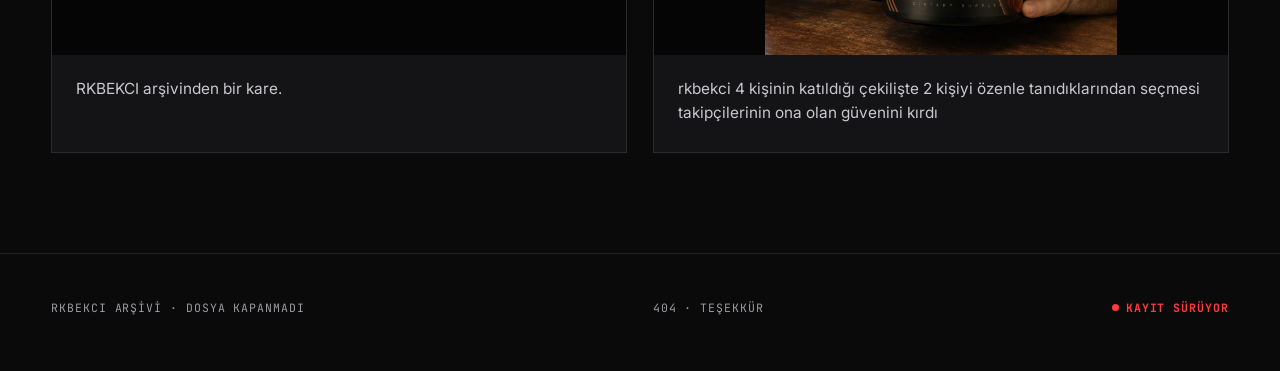
<file: rkbekci-github-temiz/index.html>
<!doctype html><html lang="tr"><head><meta charset="utf-8"><meta name="viewport" content="width=device-width,initial-scale=1"><meta name="description" content="RKBEKCI dijital arşivi: Gorilla draması, Şahinler Market, yayıncılık notları ve 2026 fotoğraf arşivi.">
<meta name="robots" content="index,follow,max-image-preview:large,max-snippet:-1,max-video-preview:-1">
<meta name="theme-color" content="#0a0a0b">
<meta property="og:type" content="website">
<meta property="og:title" content="RKBEKCI — Dijital Arşiv">
<meta property="og:description" content="RKBEKCI hakkında kronik, arşiv görselleri ve 2026 medya kayıtları.">
<meta property="og:image" content="media/2026/04/dil.png">
<meta property="og:image:alt" content="RKBEKCI arşiv fotoğrafı">
<meta name="twitter:card" content="summary_large_image">
<meta name="twitter:title" content="RKBEKCI — Dijital Arşiv">
<meta name="twitter:description" content="RKBEKCI hakkında kronik, arşiv görselleri ve 2026 medya kayıtları.">
<meta name="twitter:image" content="media/2026/04/dil.png">
<title>RKBEKCI — Dijital Arşiv | Fotoğraflar ve Kronik</title>
<link rel="preload" as="image" href="media/2026/04/dil.png" fetchpriority="high">
<link rel="preconnect" href="https://fonts.googleapis.com"><link rel="preconnect" href="https://fonts.gstatic.com" crossorigin><link href="https://fonts.googleapis.com/css2?family=Bebas+Neue&family=JetBrains+Mono:wght@400;500;700&family=Inter:wght@400;500;600;700;800&display=swap" rel="stylesheet"><link rel="stylesheet" href="style.css"><script type="application/ld+json">{"@context":"https://schema.org","@graph":[{"@type":"WebSite","name":"RKBEKCI — Dijital Arşiv","description":"RKBEKCI hakkında kronik, fotoğraf ve medya arşivi.","inLanguage":"tr-TR"},{"@type":"ImageObject","name":"RKBEKCI arşiv giriş fotoğrafı","contentUrl":"media/2026/04/dil.png","description":"RKBEKCI arşiv giriş görseli."},{"@type":"BreadcrumbList","itemListElement":[{"@type":"ListItem","position":1,"name":"Ana sayfa","item":"#top"},{"@type":"ListItem","position":2,"name":"Hikâye","item":"#hikaye"}]},{"@type":"FAQPage","mainEntity":[{"@type":"Question","name":"RKBEKCI arşivi ne hakkında?","acceptedAnswer":{"@type":"Answer","text":"2026 tarihli fotoğraflar, yayıncılık notları ve sitede anlatılan olayların kroniğini topluyor."}},{"@type":"Question","name":"Gorilla draması nasıl başladı?","acceptedAnswer":{"@type":"Answer","text":"Sitedeki kroniğe göre, Gorilla enerji içeceğinin toplu olarak 35 TL'den teklif edilmesi olayların başlangıç noktası olarak anlatılıyor."}},{"@type":"Question","name":"Şahinler Market neden hikâyede geçiyor?","acceptedAnswer":{"@type":"Answer","text":"Arşiv metninde RKBEKCI'nin Şahinler Market'i de yönettiği ve marketle ilgili ticari olayların kroniğe dahil edildiği belirtiliyor."}},{"@type":"Question","name":"Fotoğrafları büyütebilir miyim?","acceptedAnswer":{"@type":"Answer","text":"Evet. Galerideki görsellere tıklayarak tam ekran ışık kutusunu açabilirsin."}},{"@type":"Question","name":"Arşivde kaç medya kaydı var?","acceptedAnswer":{"@type":"Answer","text":"Ana sayfadaki sayaç ve galeri yapısına göre 24 medya kaydı bulunuyor."}}]}]}</script></head><body>
<header><div class="statusbar wrap"><span class="rec"><i></i>CANLI ARŞİV</span><span class="statusbar-meta">DOSYA NO. RK-2026-0341</span></div><nav class="wrap"><a class="brand" href="#top">RK<span>BEKCI</span></a><div class="links"><a href="#hikaye">Hikâye</a><a href="#vakalar">Vakalar</a><a href="#sss">SSS</a><a href="#galeri">Galeri</a><a class="nav-cta" href="404.html">Arşiv sayfaları</a></div></nav></header>
<main id="top"><section class="hero"><div class="wrap hero-grid"><div class="reveal"><div class="eyebrow">Dosya No. RK-2026-0341 &middot; Dijital Arşiv</div><h1>RK<span>BEKCI</span></h1><p>RKBEKCI hakkındaki güncel fotoğraflar ve her şey.</p><div class="actions"><a class="btn primary" href="#hikaye">Hikâyeyi oku</a><a class="btn" href="#galeri">Görsellere bak</a><a class="btn" href="#vakalar">Vaka çalışmalarına git</a></div><div class="statrow"><div class="stat"><b>24</b><small>medya</small></div><div class="stat"><b>1</b><small>uzun içerik</small></div><div class="stat"><b>2026</b><small>arşiv başlangıcı</small></div></div></div><div class="hero-art"><span class="tape tape-l"></span><span class="tape tape-r"></span><img src="media/2026/04/dil.png" alt="RKBEKCI arşiv giriş fotoğrafı" width="602" height="461" loading="eager" fetchpriority="high" decoding="async"><span class="photo-tag">KANIT-000 &middot; 2026.08</span></div></div><div class="marquee"><div class="marquee-track"><span>GORİLLA DRAMASI</span><span>TİK KRİZİ</span><span>KAMERA İNFAZI</span><span>ŞAHİNLER MARKET</span><span>ADK FIRTINASI</span><span>MOSSAD BAĞLANTISI İDDİASI</span><span>GORİLLA DRAMASI</span><span>TİK KRİZİ</span><span>KAMERA İNFAZI</span><span>ŞAHİNLER MARKET</span><span>ADK FIRTINASI</span><span>MOSSAD BAĞLANTISI İDDİASI</span></div></div></section>


<section id="hikaye"><div class="wrap"><nav class="breadcrumbs" aria-label="Sayfa işaret yolu"><a href="#top">Ana sayfa</a><span>›</span><a href="#hikaye">Hikâye</a><span>›</span><span>Bekçi Kronikleri</span></nav><div class="section-head"><div><div class="eyebrow">Kronik</div><h2>Uzun Hikâye</h2></div><p>Arşivdeki dağınık notlar tek parça, okunabilir bir dosyada birleştirildi.</p></div><article class="longread"><span class="tag">DOSYA_TAM &middot; TEK PARÇA</span><h3>Bekçi Kronikleri</h3><p>İşin başlangıcı Gorilla enerji içeceğiyle olmuştu. Formülü Almanya kökenli, üretimi ise Adana merkezli Oğuz Gıda tarafından yapılan bu içecek, bir toptancının rkbekci’ye ürünü toplu şekilde 35 TL’den teklif etmesiyle birlikte kısa sürede “Gorilla draması” adıyla anılan bir gündeme dönüştü. Olaylar büyüdükçe bekçi gorillaya biat ettiğini açıklayıp onunla pozlar verdi; kazanan taraf yine gorilla lobisi oldu.</p><p>Ticari cephede tek mesele Gorilla değildi elbette. Şahinler Market’i de yönetmekle meşgul olan bekçi için günlük iş temposu, sağlık durumu ve yaşam koşulları dışarıda çok sık görünmeyi zorlaştırsa da, yayınlarda zaman zaman paylaşılan doğal ve samimi anlar izleyicinin ilgisini hep diri tuttu. Aynı marketin rafında bu kez Coca-Cola vardı: 69 TL’ye satılan ürünün toptancı tarafından yine 69 TL’den teklif edilmesi olayların fitilini ateşledi, üstüne tente talebine karşılık gelen 60 bin TL’lik yatırımın “dolaplar amacı dışında kullanılıyor” bahanesiyle askıya alınması krizi daha da büyüttü.</p><p>İtibar cephesi de sakin değildi. Bekçinin tik alması kimi izleyicilere göre hak edilerek değil, bağlantı ve torpille gerçekleşmişti; yayın sıklığının azalması ve KCİP’e her yaklaşılışında yayınların seyrekleşmesi bu görüşü güçlendirdi ve durum izleyiciler arasında “götünün kalkması” diye anılmaya başladı. Sinirler gerildiğinde sahne yine boş kalmadı: chat’teki insanlara art arda adk atan bekçi, en sonunda öfkesini kameradan çıkararak “kameranın infazını” verdi ve bu an arşive kendi başlığıyla geçti.</p><p>Aynı dönemde bir de scooterla ön kaldırma denemesi görüntülendi; bekçinin “mossad bağlantıları” videonun şimdilik gün yüzüne çıkmasını önlemiş görünse de, görüntünün er ya da geç ortaya çıkacağı yönündeki beklenti hâlâ canlı. Lakap cephesinde “reality king” unvanının yanına eklenen “brpbekci” etiketi, Google’dan açılan dandik çatlak ekran görüntüleriyle kandırma girişimleriyle pekişti ve esnaflar odası üyeleri arasında pek de iyi bir sicil bırakmadı.</p><p>Tüm bunların karşısında imajı yumuşatan anlar da yok değil: 23 Nisan’da patron koltuğunu çocuk izleyicilerine devredip onları yabancılardan koruma çabası, ya da takipçilerine mimikleriyle sevgisini gösterdiği kareler, arşivin daha sıcak tarafını oluşturuyor. Gorilla enerji içeceği etrafında şekillenen bu sürecin hem ticari hem sosyal yönleri, bekçinin hayatına kısa süreli de olsa farklı bir hareket kattı ve izleyiciler için takip edilmesi eğlenceli bir konu haline geldi. Olayın ilerleyen günlerde nasıl bir yön alacağı ise merak konusu olmaya devam ediyor.</p></article></div></section><section id="vakalar"><div class="wrap"><div class="section-head"><div><div class="eyebrow">Dosyalar</div><h2>Vaka Çalışmaları</h2></div><p>Sitedeki mevcut hikâye ve medya kayıtlarından türetilen kısa vaka özetleri.</p></div><div class="case-grid"><article class="case-card"><span class="tag">VAKA 01</span><h3>Gorilla draması</h3><p>Gorilla enerji içeceğinin 35 TL'lik toptan teklifinden başlayan süreç, ürün, yayın ve topluluk etrafında büyüyen ana arşiv başlıklarından biri.</p><a class="text-link" href="#galeri">İlgili karelere bak →</a></article><article class="case-card"><span class="tag">VAKA 02</span><h3>Market ve Coca-Cola</h3><p>Şahinler Market, Coca-Cola fiyatı ve tente/yatırım konusu; sitenin ticari taraftaki kroniğini oluşturan kayıtlar arasında yer alıyor.</p><a class="text-link" href="#hikaye">Kroniği oku →</a></article><article class="case-card"><span class="tag">VAKA 03</span><h3>Kamera olayı</h3><p>Chat tartışmaları sonrasında kameranın zarar gördüğü an, arşivde ayrı bir medya başlığı olarak tutuluyor.</p><a class="text-link" href="#galeri">Medya kaydını aç →</a></article></div></div></section>

<section id="sss"><div class="wrap"><div class="section-head"><div><div class="eyebrow">Yardım</div><h2>5 ADET SSS</h2></div><p>Mevcut site içeriğine dayanarak cevaplanabilen temel sorular.</p></div><div class="faq-grid"><details><summary>RKBEKCI arşivi ne hakkında?</summary><p>2026 tarihli fotoğraflar, yayıncılık notları ve sitede anlatılan olayların kroniğini topluyor.</p></details><details><summary>Gorilla draması nasıl başladı?</summary><p>Sitedeki kroniğe göre, Gorilla enerji içeceğinin toplu olarak 35 TL'den teklif edilmesi olayların başlangıç noktası olarak anlatılıyor.</p></details><details><summary>Şahinler Market neden hikâyede geçiyor?</summary><p>Arşiv metninde RKBEKCI'nin Şahinler Market'i de yönettiği ve marketle ilgili ticari olayların kroniğe dahil edildiği belirtiliyor.</p></details><details><summary>Fotoğrafları büyütebilir miyim?</summary><p>Evet. Galerideki görsellere tıklayarak tam ekran ışık kutusunu açabilir, Escape ile kapatabilirsin.</p></details><details><summary>Arşivde kaç medya kaydı var?</summary><p>Ana sayfadaki sayaç ve galeri yapısına göre 24 medya kaydı bulunuyor.</p></details></div></div></section>

<section id="paylas"><div class="wrap share-panel"><div><div class="eyebrow">Paylaş</div><h2>Arşivi paylaş</h2><p>Bu sayfanın sosyal paylaşım kartları için mevcut arşiv fotoğrafı tanımlandı.</p></div><button class="btn primary" id="shareBtn" type="button">Sayfayı paylaş</button></div></section>

<section id="galeri"><div class="wrap"><div class="section-head"><div><div class="eyebrow">Medya</div><h2>Galeri</h2></div><p>WordPress medya dışa aktarımından gelen görseller doğrudan yerel medya klasöründen servis ediliyor.</p></div><div class="gallery"><article class="card"><div class="media"><img loading="lazy" src="media/2026/07/gemini_generated_image_rbcocnrbcocnrbco.jpg" alt="Rkbekci 0.7.07.2026 tarihli yayınında evine ekmek götürmeye çalışan gariban bir sineğin anasına bacısına kayarak onun gu" width="1486" height="704" decoding="async"><span class="tag media-tag">KARE 01 &middot; 2026.07</span></div><div class="card-body"><p>Rkbekci 0.7.07.2026 tarihli yayınında evine ekmek götürmeye çalışan gariban bir sineğin anasına bacısına kayarak onun gururuyla oynamış ve ailesine ekmek götürmesini engellemiştir</p></div></article><article class="card"><div class="media"><img loading="lazy" src="media/2026/08/gemini_generated_image_cyvkvecyvkvecyvk.png" alt="RKBEKCİ nin gençlik yılları" width="928" height="1142" decoding="async"><span class="tag media-tag">KARE 02 &middot; 2026.08</span></div><div class="card-body"><p>RKBEKCİ nin gençlik yılları</p></div></article><article class="card"><div class="media"><img loading="lazy" src="media/2026/08/chatgpt-image-10-agu-2026-19_55_14.png" alt="özgür suriye siyasetine girişen emre şahinin gençlik yıllarından bir fotoğraf" width="1499" height="1049" decoding="async"><span class="tag media-tag">KARE 03 &middot; 2026.08</span></div><div class="card-body"><p>özgür suriye siyasetine girişen emre şahinin gençlik yıllarından bir fotoğraf</p></div></article><article class="card"><div class="media"><img loading="lazy" src="media/2026/08/chatgpt-image-10-agu-2026-19_52_59-1.png" alt="İranın emre şahin isimli önemli iş insanı ile son zamanlarda ortak geliştirdiği  hipersonik füzesi fettah füzesininden b" width="1385" height="1136" decoding="async"><span class="tag media-tag">KARE 04 &middot; 2026.08</span></div><div class="card-body"><p>İranın emre şahin isimli önemli iş insanı ile son zamanlarda ortak geliştirdiği  hipersonik füzesi fettah füzesininden bir fotoğraf</p></div></article><article class="card"><div class="media"><img loading="lazy" src="media/2026/07/ekran-goruntusu-2026-07-29-155036.png" alt="RKBEKCİ 0.7.07.2026 tarihli yayında gorillaya biat ettiğini açıklamış ve gorillayla pozlar vermiştir ve kazanan taraf go" width="1091" height="500" decoding="async"><span class="tag media-tag">KARE 05 &middot; 2026.07</span></div><div class="card-body"><p>RKBEKCİ 0.7.07.2026 tarihli yayında gorillaya biat ettiğini açıklamış ve gorillayla pozlar vermiştir ve kazanan taraf gorilla lobisi olmuştur</p></div></article><article class="card"><div class="media"><img loading="lazy" src="media/2026/07/ekran-goruntusu-2026-07-07-181808.png" alt="Gorilla enerji içeceği toptancı teklifiyle gündeme gelen an" width="1171" height="585" decoding="async"><span class="tag media-tag">KARE 06 &middot; 2026.07</span></div><div class="card-body"><p>Gorilla enerji içeceği, formülü Almanya’da geliştirilen ve üretimi Türkiye’de, Adana merkezli Oğuz Gıda tarafından gerçekleştirilen bir enerji içeceğidir. rkbekci’ye bir toptancı tarafından ürünün toplu şekilde 35 TL gibi dikkat çekici bir fiyatla teklif edilmesi, olayların fitilini ateşlemiş ve kısa sürede “Gorilla draması” olarak anılmaya başlamıştır.</p></div></article><article class="card"><div class="media"><img loading="lazy" src="media/2026/07/rbekci.png" alt="bekcinin okuma yazma bozukluğunun sebebinin ilkokulu atlayıp direk ortaokula geçmesinden kaynaklandığı düşünülmektedir b" width="853" height="866" decoding="async"><span class="tag media-tag">KARE 07 &middot; 2026.07</span></div><div class="card-body"><p>bekcinin okuma yazma bozukluğunun sebebinin ilkokulu atlayıp direk ortaokula geçmesinden kaynaklandığı düşünülmektedir buda hayranları arasında şaşkınlık yaratmaktadır</p></div></article><article class="card"><div class="media"><img loading="lazy" src="media/2026/07/gemini_generated_image_6f6fcp6f6fcp6f6f.png" alt="bekcinin sinirden kamerayı bozduğu o andan bir kare bekci son günlerdeki sinirini chatteki insanlara adk atarak çıkaran " width="1369" height="784" decoding="async"><span class="tag media-tag">KARE 08 &middot; 2026.07</span></div><div class="card-body"><p>bekcinin sinirden kamerayı bozduğu o andan bir kare bekci son günlerdeki sinirini chatteki insanlara adk atarak çıkaran bekci en son hamleyi kameraya yaparak kameranın infazını vermiş bulundu</p></div></article><article class="card"><div class="media"><img loading="lazy" src="media/2026/06/ekran-goruntusu-2026-05-17-132645.png" alt="Bekci 26 ve 27 haziran tarihli yayınlarında toplam 15 adkdan fazla atarak anaları sofra bezi yapmış insanlara kırıcı dav" width="303" height="175" decoding="async"><span class="tag media-tag">KARE 09 &middot; 2026.06</span></div><div class="card-body"><p>Bekci 26 ve 27 haziran tarihli yayınlarında toplam 15 adkdan fazla atarak anaları sofra bezi yapmış insanlara kırıcı davranışlarda bulunmuştur ilerleyen günlerde bu hatadan dönmezse kariyerindeki düşüş devam edecektir</p></div></article><article class="card"><div class="media"><img loading="lazy" src="media/2026/06/ekran-goruntusu-2026-06-08-215226-1.png" alt="bekci ne kadar reality king olarak bilinsede bir lakabı daha vardır oda brpbekci bu bok rp bekci anlamına gelmektedir in" width="872" height="650" decoding="async"><span class="tag media-tag">KARE 10 &middot; 2026.06</span></div><div class="card-body"><p>bekci ne kadar reality king olarak bilinsede bir lakabı daha vardır oda brpbekci bu bok rp bekci anlamına gelmektedir insanlara googledan açtığı dandik ekran kırığı fotoğraflarıyla kandırmaya çalışmakta ama herseferinde farklı bir fotoğraf açmaktadır bu ona esnaflar odası üyeleri arasında kötü bir ün kazandırmıştır</p></div></article><article class="card"><div class="media"><img loading="lazy" src="media/2026/05/ekran-goruntusu-2026-05-25-181703.png" alt="bekci kariyerindeki gelişmelerle tik almayı başarmıştır ama chatteki insanlar bunun hakedilerek değil bekcinin bağlantı " width="528" height="129" decoding="async"><span class="tag media-tag">KARE 11 &middot; 2026.05</span></div><div class="card-body"><p>bekci kariyerindeki gelişmelerle tik almayı başarmıştır ama chatteki insanlar bunun hakedilerek değil bekcinin bağlantı ve torpilleri sayesinde aldığını düşünmektedir bakkal yayınlarının azalması ve kcip almaya yaklaşılan her an bekcinin yayınları azaltması bekcinin tiki aldıktan sonra tavrının değiştiğini göstermektedir izleyiciler bu durumu &quot;götünün kalkması&quot; olarak adlandırmaktadır</p></div></article><article class="card"><div class="media"><img loading="lazy" src="media/2026/05/ekran-goruntusu-2026-05-29-155709.png" alt="bekci alınan son haberlere göre scooterla ön kaldırmaya çalışmış ve bu videoyu alınmış ama bekci mossad bağlantılarını k" width="441" height="587" decoding="async"><span class="tag media-tag">KARE 12 &middot; 2026.05</span></div><div class="card-body"><p>bekci alınan son haberlere göre scooterla ön kaldırmaya çalışmış ve bu videoyu alınmış ama bekci mossad bağlantılarını kullanarak şuanlık videoyu güvende tutmaya çalışmaktadır ama yaşlı emrenin eline videonun geçmesi yakın zamanda videonun bizimle olacağına işaret olabilir</p></div></article><article class="card"><div class="media"><img loading="lazy" src="media/2026/04/whatsapp-image-2026-04-19-at-16.23.21-1.jpeg" alt="Coca Cola amerika merkezli aynı zaman türkiyede üretim yapan bir içecek firmasıdır ne kadar arada sırada fare kanı ile a" width="120" height="182" decoding="async"><span class="tag media-tag">KARE 13 &middot; 2026.04</span></div><div class="card-body"><p>Coca Cola amerika merkezli aynı zaman türkiyede üretim yapan bir içecek firmasıdır ne kadar arada sırada fare kanı ile anılsada rkbekci markanın samimiyetine güvenerek marketinde bu ürünlere yer vermektedir. Ama son zamanlarda yhm markette 69tl ye satılan kolanın ona toptancı tarafından 69tlden teklif edilmesi olayların fitilini ateşlemiş ve olayların büyümesine ve basurunda hasara yol açmıştır aynı zamanda tente isteyen bekciye toptancının 60bin tlik yatırım yapıcam ama dolaplar amacın dışında kullanılıyor bahanesini kullanmasıyla olaylar dahada büyümüştür</p></div></article><article class="card"><div class="media"><img loading="lazy" src="media/2026/04/evet-1.png" alt="rkbekci Şahinler Market işletmesi başında" width="375" height="364" decoding="async"><span class="tag media-tag">KARE 14 &middot; 2026.04</span></div><div class="card-body"><p>rkbekci, yalnızca yayıncılıkla değil, aynı zamanda Şahinler Market adlı işletmeyi yönetmekle de meşguldür. Günlük iş temposu, sağlık durumu ve yaşam koşulları nedeniyle kendisini dışarıda çok sık görmek mümkün olmasa da, yayınlarda zaman zaman paylaşılan doğal ve samimi anlar izleyiciler tarafından ilgiyle takip edilmektedir.</p></div></article><article class="card"><div class="media"><img loading="lazy" src="media/2026/04/dil.png" alt="bekci takipçilerine sevgisini zaman zaman mimikleri ile ifade etmektedir" width="602" height="461" decoding="async"><span class="tag media-tag">KARE 15 &middot; 2026.04</span></div><div class="card-body"><p>bekci takipçilerine sevgisini zaman zaman mimikleri ile ifade etmektedir</p></div></article><article class="card"><div class="media"><img loading="lazy" src="media/2026/05/ekran-goruntusu-2026-05-17-221239.png" alt="bekci 23 nisanda patron koltuğunu çocuk izleyicilerine devretmekte ve onlara keyifli anlar yaşatmaktadır aynı zamanda ço" width="812" height="486" decoding="async"><span class="tag media-tag">KARE 16 &middot; 2026.05</span></div><div class="card-body"><p>bekci 23 nisanda patron koltuğunu çocuk izleyicilerine devretmekte ve onlara keyifli anlar yaşatmaktadır aynı zamanda çocuk izleyicisini korumak için yabancıları uzaklaştırmaya çalışmaktadır</p></div></article><article class="card"><div class="media"><img loading="lazy" src="media/2026/04/k6s2jq9-1.jpg" alt="bekci dükkanına gelen yabancı insanları ilk başta güler yüzle karşılasada zaman zaman sinirlerine hakim olamayıp onların" width="534" height="307" decoding="async"><span class="tag media-tag">KARE 17 &middot; 2026.04</span></div><div class="card-body"><p>bekci dükkanına gelen yabancı insanları ilk başta güler yüzle karşılasada zaman zaman sinirlerine hakim olamayıp onların peşine düşmektedir</p></div></article><article class="card"><div class="media"><img loading="lazy" src="media/2026/04/samimi-1.png" alt="Gorilla draması sürecinin genel değerlendirmesi" width="1776" height="751" decoding="async"><span class="tag media-tag">KARE 18 &middot; 2026.04</span></div><div class="card-body"><p>Tüm bu gelişmeler bir araya geldiğinde, ortaya hem ticari hem de sosyal yönleri olan ilginç bir hikâye çıkmaktadır. Gorilla enerji içeceği etrafında şekillenen bu süreç, rkbekci’nin hayatına kısa süreli de olsa farklı bir hareket katmış ve izleyiciler için de takip edilmesi eğlenceli bir konu haline gelmiştir.</p></div></article><article class="card"><div class="media"><img loading="lazy" src="media/2026/05/ekran-goruntusu-2026-05-17-220336-1.png" alt="RKBEKCI arşivinden bir kare." width="394" height="257" decoding="async"><span class="tag media-tag">KARE 19 &middot; 2026.05</span></div><div class="card-body"><p>RKBEKCI arşivinden bir kare.</p></div></article><article class="card"><div class="media"><img loading="lazy" src="media/2026/05/ekran-goruntusu-2026-05-14-181348.png" alt="RKBEKCI arşivinden bir kare." width="1437" height="807" decoding="async"><span class="tag media-tag">KARE 20 &middot; 2026.05</span></div><div class="card-body"><p>RKBEKCI arşivinden bir kare.</p></div></article><article class="card"><div class="media"><img loading="lazy" src="media/2026/05/ekran-goruntusu-2026-05-17-221239-1.png" alt="RKBEKCI arşivinden bir kare." width="812" height="486" decoding="async"><span class="tag media-tag">KARE 21 &middot; 2026.05</span></div><div class="card-body"><p>RKBEKCI arşivinden bir kare.</p></div></article><article class="card"><div class="media"><img loading="lazy" src="media/2026/05/ekran-goruntusu-2026-05-17-220336.png" alt="RKBEKCI arşivinden bir kare." width="394" height="257" decoding="async"><span class="tag media-tag">KARE 22 &middot; 2026.05</span></div><div class="card-body"><p>RKBEKCI arşivinden bir kare.</p></div></article><article class="card"><div class="media"><img loading="lazy" src="media/2026/05/ekran-goruntusu-2026-05-29-142355.png" alt="RKBEKCI arşivinden bir kare." width="1114" height="599" decoding="async"><span class="tag media-tag">KARE 23 &middot; 2026.05</span></div><div class="card-body"><p>RKBEKCI arşivinden bir kare.</p></div></article><article class="card"><div class="media"><img loading="lazy" src="rkbekci-testo-xxl.jpg" alt="rkbekci 4 kişinin katıldığı çekilişte 2 kişiyi özenle tanıdıklarından seçmesi takipçilerinin ona olan güvenini kırdı" width="1134" height="1387" decoding="async"><span class="tag media-tag">KARE 24 · 2026.08</span></div><div class="card-body"><p>rkbekci 4 kişinin katıldığı çekilişte 2 kişiyi özenle tanıdıklarından seçmesi takipçilerinin ona olan güvenini kırdı</p></div></article></div></div></section>
</main><footer><div class="wrap footer-row"><span>RKBEKCI ARŞİVİ &middot; DOSYA KAPANMADI</span><span><a href="404.html">404</a> &middot; <a href="tesekkur.html">Teşekkür</a></span><span class="rec"><i></i>KAYIT SÜRÜYOR</span></div></footer><script src="script.js"></script>

<div id="rkLightbox" aria-hidden="true"><button id="rkClose" aria-label="Kapat">×</button><img id="rkLbImg" alt=""><div id="rkCaption"></div></div></body></html>
</file>
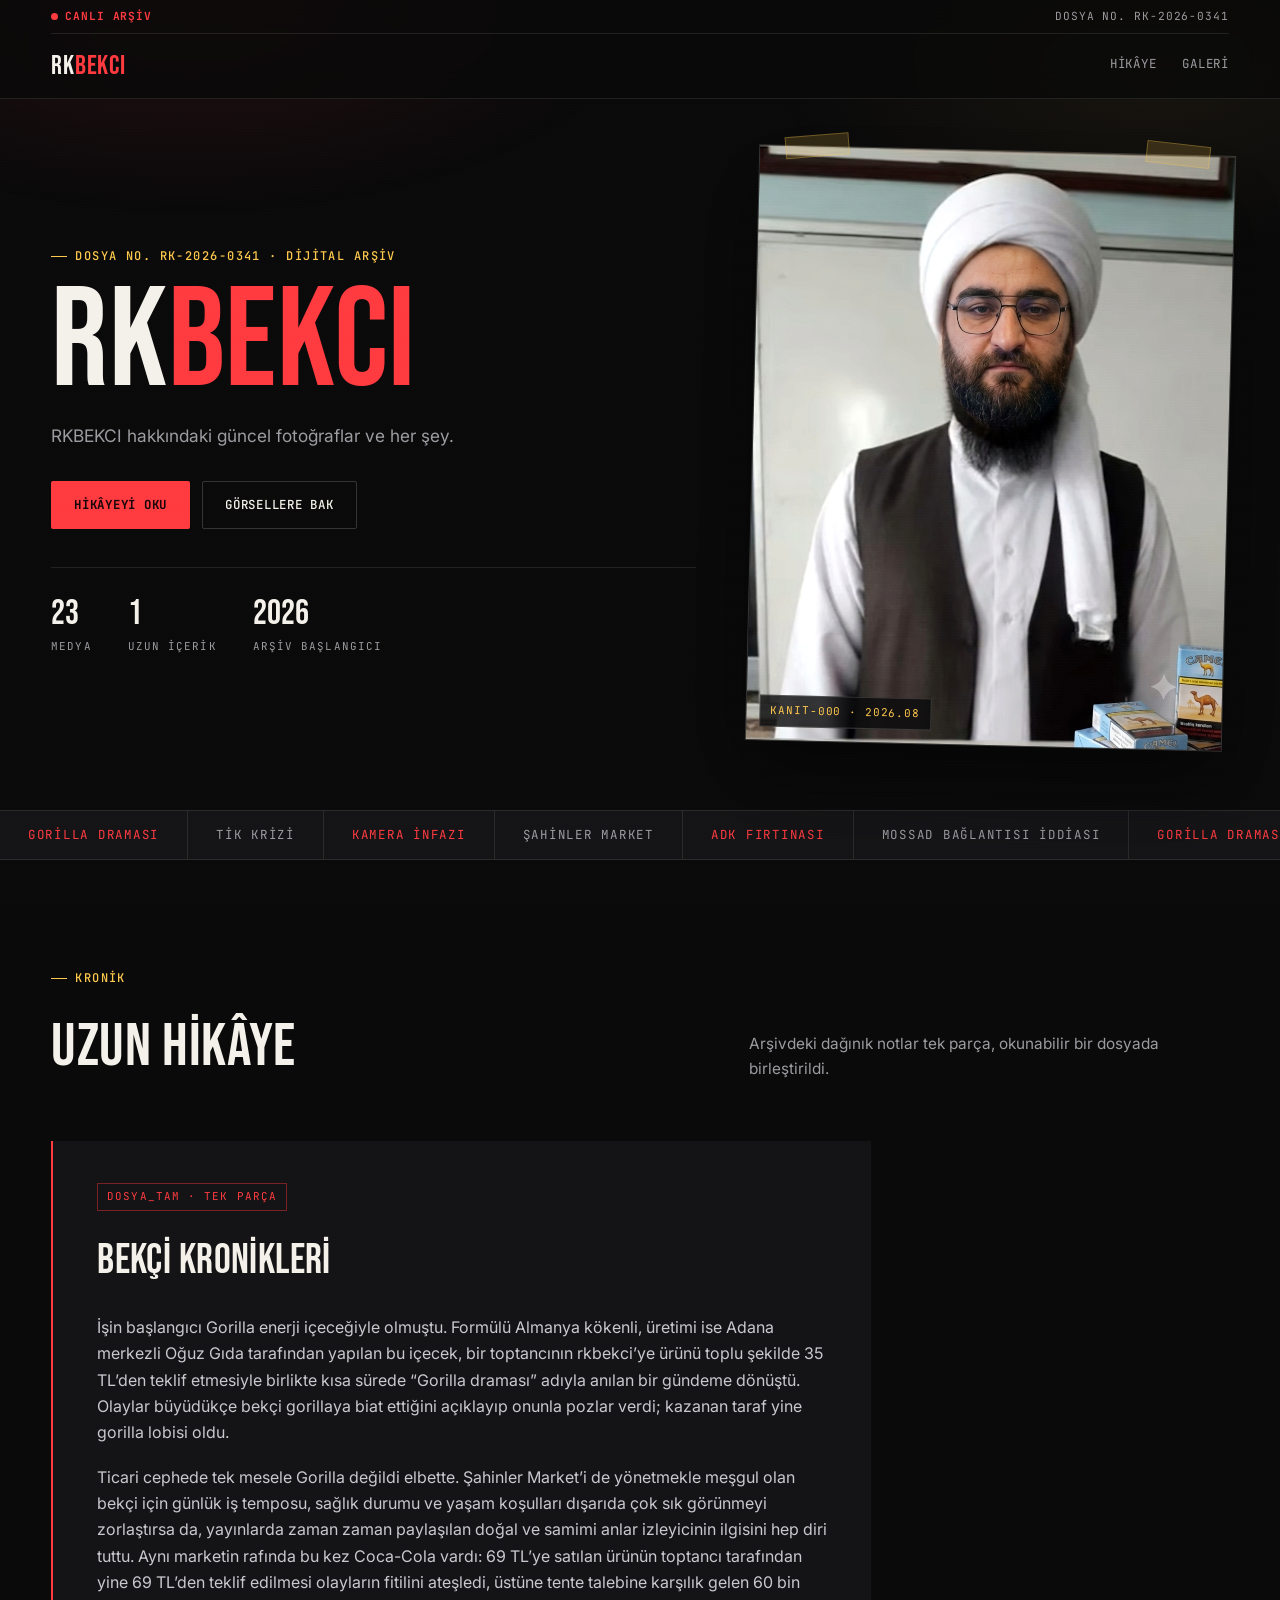
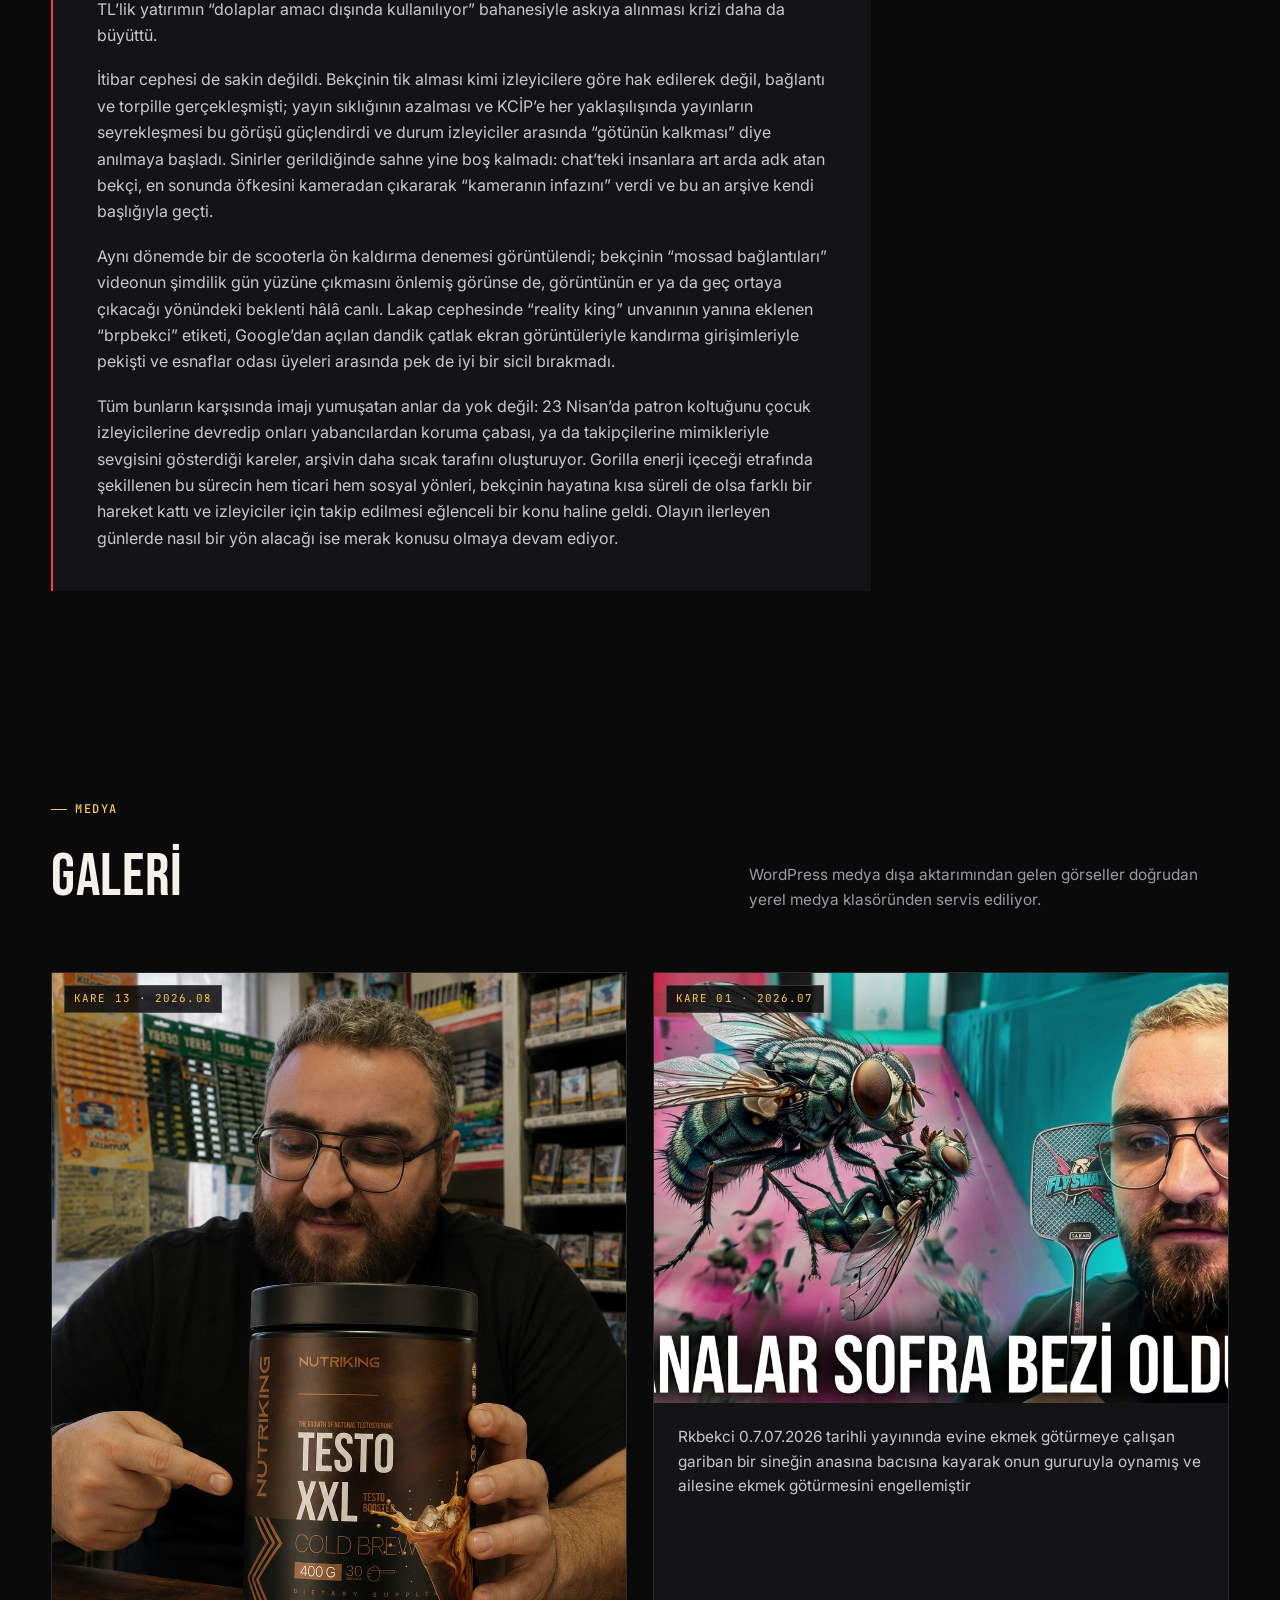
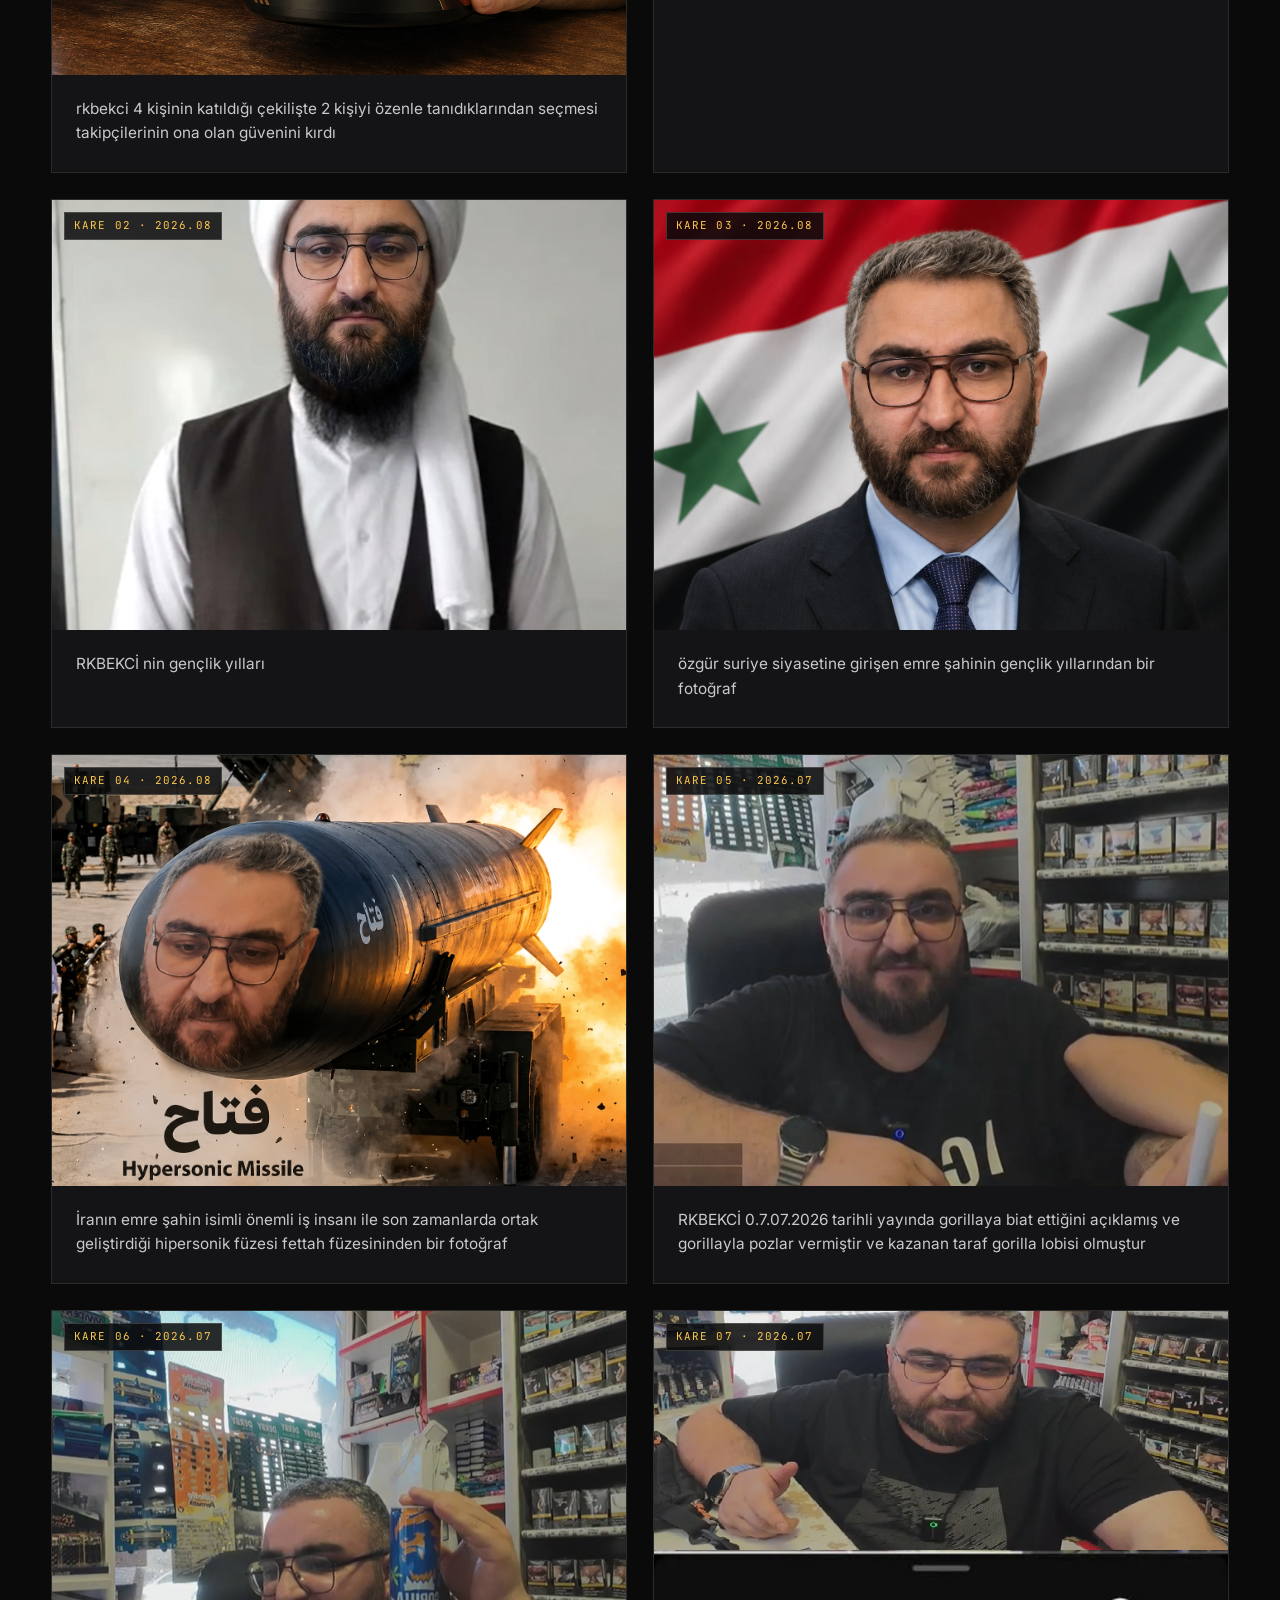
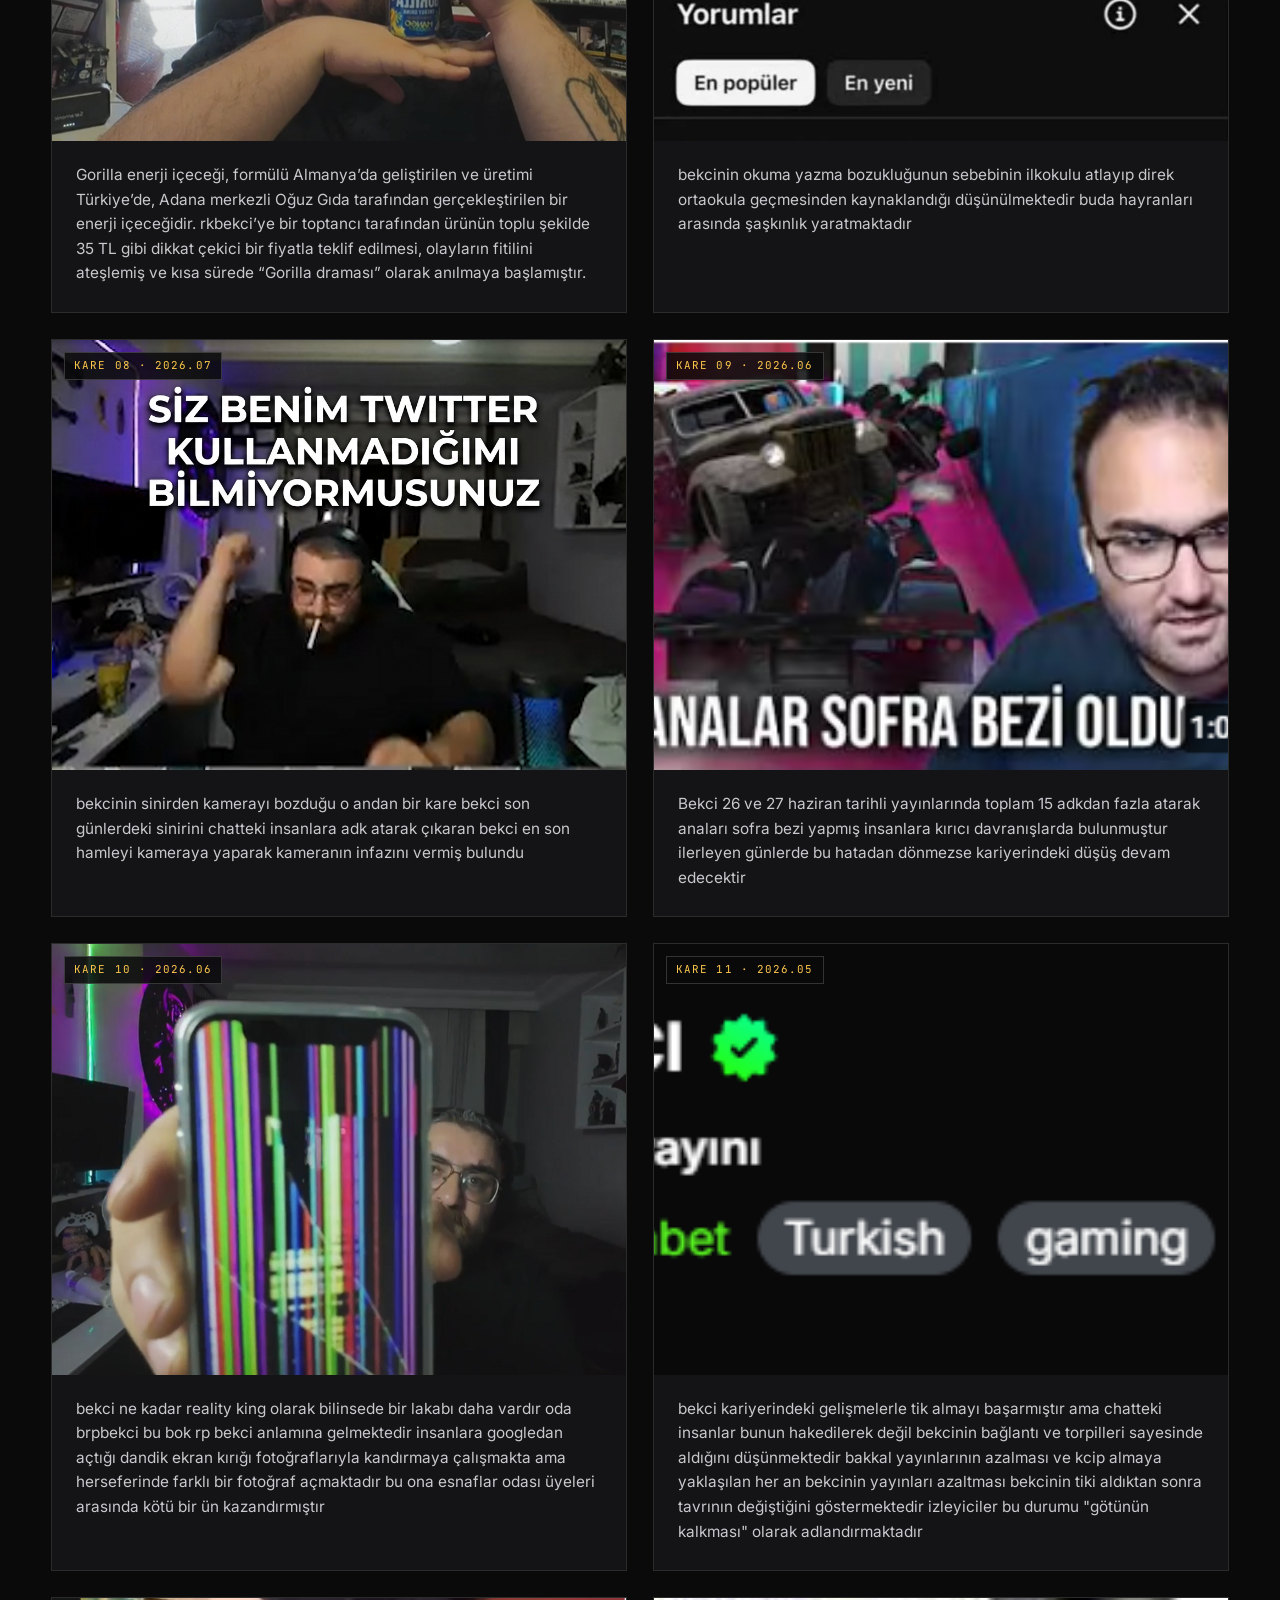
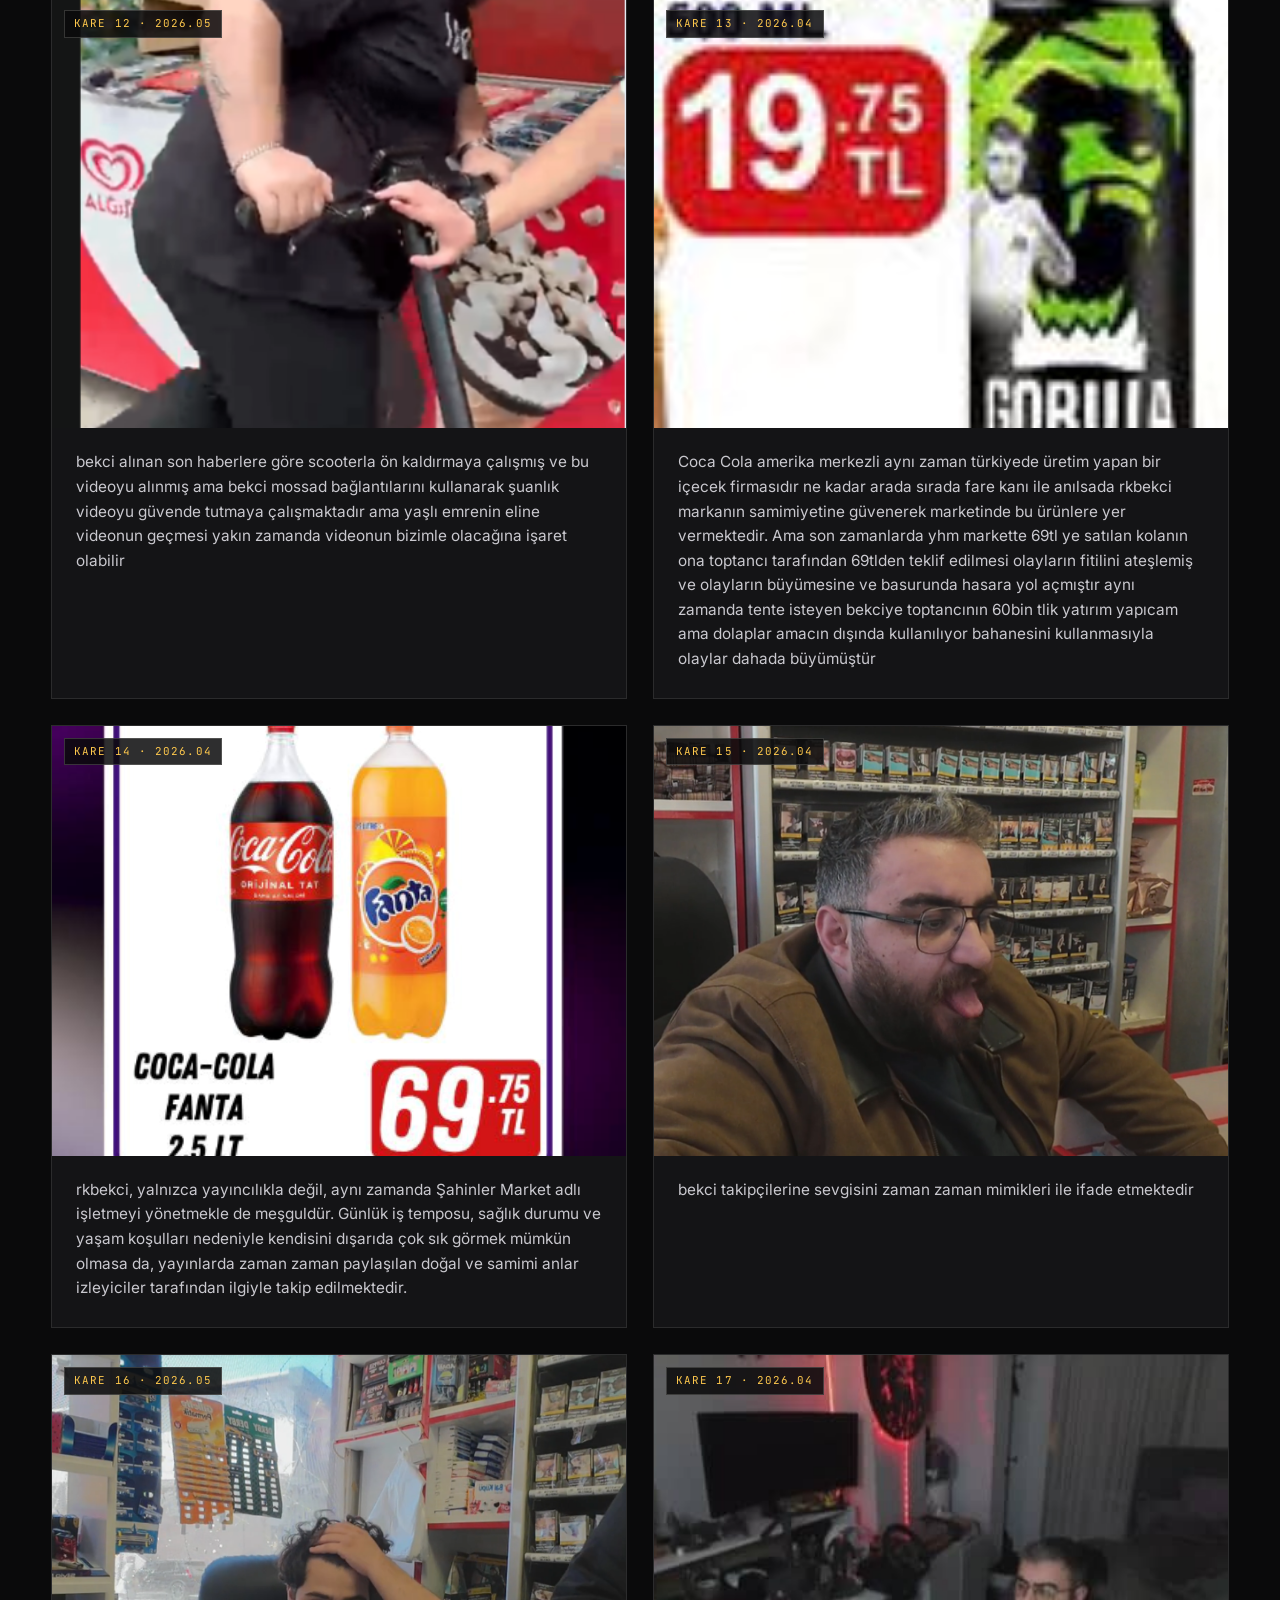
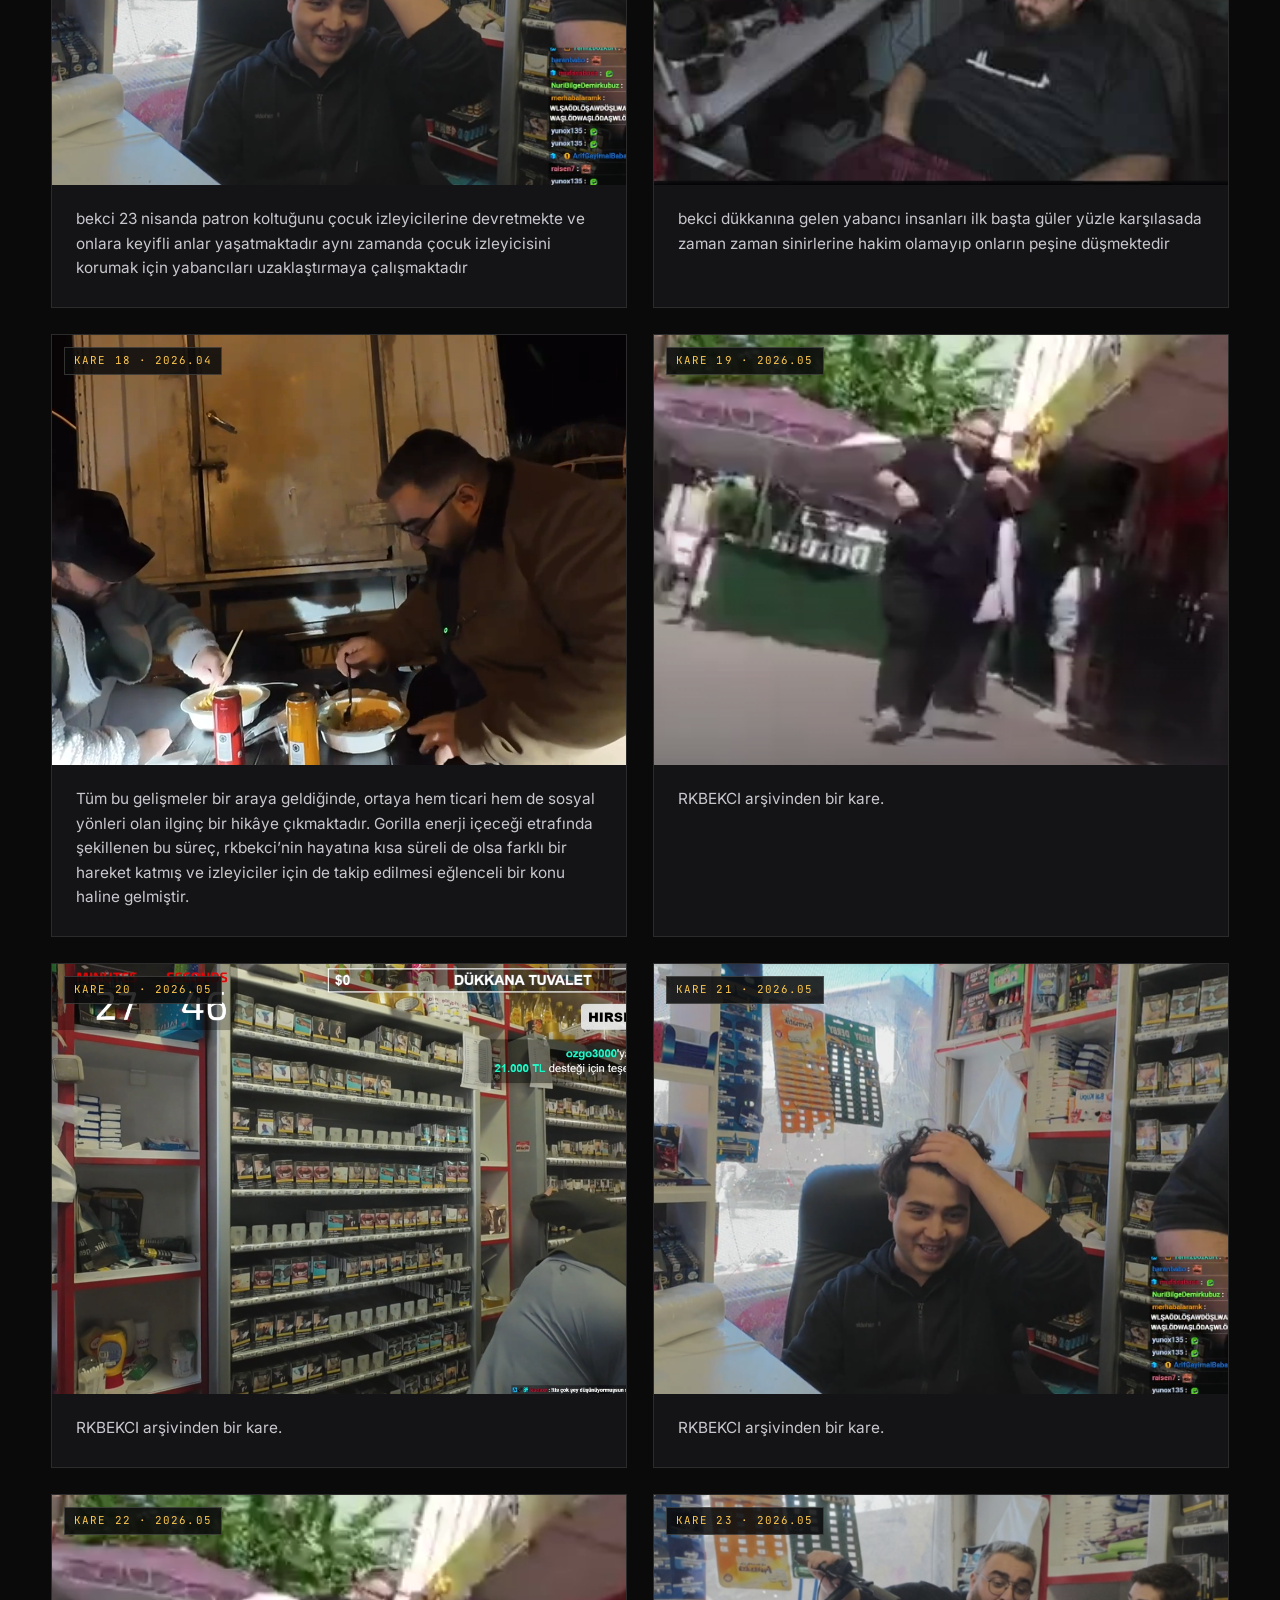
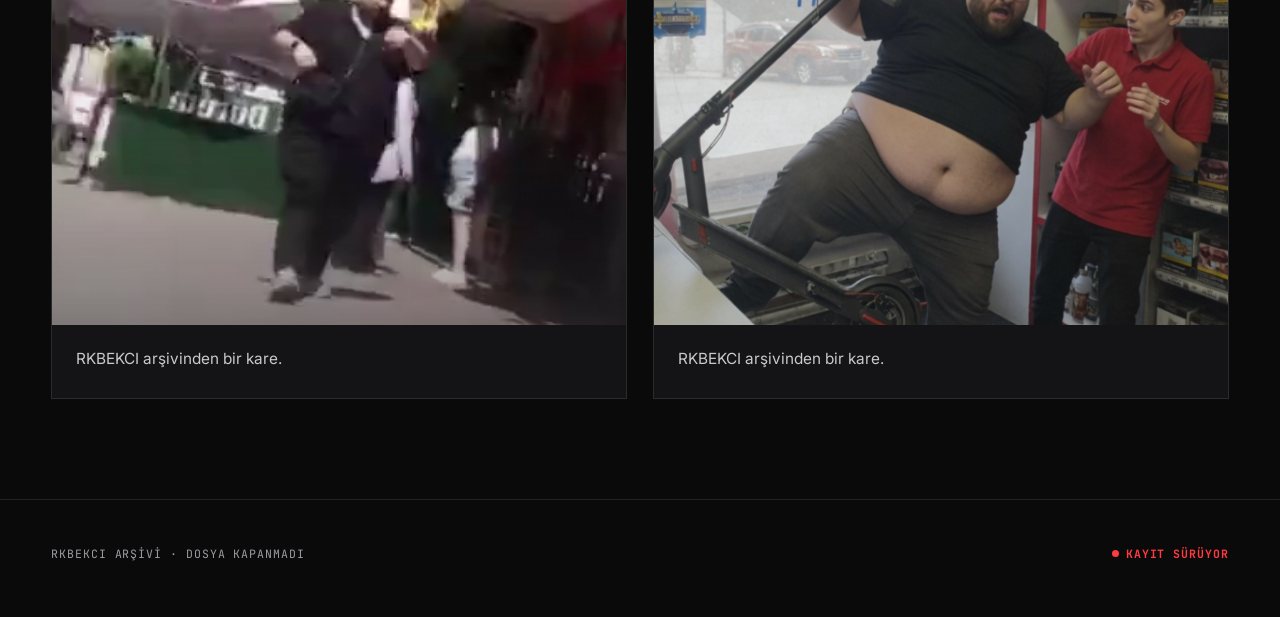
<file: rkbekci-site-guncellenmis-arsiv-ekli-duzeltilmis/index.html>
<!doctype html><html lang="tr"><head><meta charset="utf-8"><meta name="viewport" content="width=device-width,initial-scale=1"><meta name="description" content="RKBEKCI arşivi — haberler, görseller ve yayıncılık hikâyeleri."><title>RKBEKCI — Arşiv</title><link rel="preconnect" href="https://fonts.googleapis.com"><link rel="preconnect" href="https://fonts.gstatic.com" crossorigin><link href="https://fonts.googleapis.com/css2?family=Bebas+Neue&family=JetBrains+Mono:wght@400;500;700&family=Inter:wght@400;500;600;700;800&display=swap" rel="stylesheet"><link rel="stylesheet" href="style.css"></head><body>
<header><div class="statusbar wrap"><span class="rec"><i></i>CANLI ARŞİV</span><span class="statusbar-meta">DOSYA NO. RK-2026-0341</span></div><nav class="wrap"><a class="brand" href="#top">RK<span>BEKCI</span></a><div class="links"><a href="#hikaye">Hikâye</a><a href="#galeri">Galeri</a></div></nav></header>
<main id="top"><section class="hero"><div class="wrap hero-grid"><div class="reveal"><div class="eyebrow">Dosya No. RK-2026-0341 &middot; Dijital Arşiv</div><h1>RK<span>BEKCI</span></h1><p>RKBEKCI hakkındaki güncel fotoğraflar ve her şey.</p><div class="actions"><a class="btn primary" href="#hikaye">Hikâyeyi oku</a><a class="btn" href="#galeri">Görsellere bak</a></div><div class="statrow"><div class="stat"><b>23</b><small>medya</small></div><div class="stat"><b>1</b><small>uzun içerik</small></div><div class="stat"><b>2026</b><small>arşiv başlangıcı</small></div></div></div><div class="hero-art"><span class="tape tape-l"></span><span class="tape tape-r"></span><img src="media/2026/08/gemini_generated_image_cyvkvecyvkvecyvk.png" alt="RKBEKCI arşiv görseli"><span class="photo-tag">KANIT-000 &middot; 2026.08</span></div></div><div class="marquee"><div class="marquee-track"><span>GORİLLA DRAMASI</span><span>TİK KRİZİ</span><span>KAMERA İNFAZI</span><span>ŞAHİNLER MARKET</span><span>ADK FIRTINASI</span><span>MOSSAD BAĞLANTISI İDDİASI</span><span>GORİLLA DRAMASI</span><span>TİK KRİZİ</span><span>KAMERA İNFAZI</span><span>ŞAHİNLER MARKET</span><span>ADK FIRTINASI</span><span>MOSSAD BAĞLANTISI İDDİASI</span></div></div></section>


<section id="hikaye"><div class="wrap"><div class="section-head"><div><div class="eyebrow">Kronik</div><h2>Uzun Hikâye</h2></div><p>Arşivdeki dağınık notlar tek parça, okunabilir bir dosyada birleştirildi.</p></div><article class="longread"><span class="tag">DOSYA_TAM &middot; TEK PARÇA</span><h3>Bekçi Kronikleri</h3><p>İşin başlangıcı Gorilla enerji içeceğiyle olmuştu. Formülü Almanya kökenli, üretimi ise Adana merkezli Oğuz Gıda tarafından yapılan bu içecek, bir toptancının rkbekci’ye ürünü toplu şekilde 35 TL’den teklif etmesiyle birlikte kısa sürede “Gorilla draması” adıyla anılan bir gündeme dönüştü. Olaylar büyüdükçe bekçi gorillaya biat ettiğini açıklayıp onunla pozlar verdi; kazanan taraf yine gorilla lobisi oldu.</p><p>Ticari cephede tek mesele Gorilla değildi elbette. Şahinler Market’i de yönetmekle meşgul olan bekçi için günlük iş temposu, sağlık durumu ve yaşam koşulları dışarıda çok sık görünmeyi zorlaştırsa da, yayınlarda zaman zaman paylaşılan doğal ve samimi anlar izleyicinin ilgisini hep diri tuttu. Aynı marketin rafında bu kez Coca-Cola vardı: 69 TL’ye satılan ürünün toptancı tarafından yine 69 TL’den teklif edilmesi olayların fitilini ateşledi, üstüne tente talebine karşılık gelen 60 bin TL’lik yatırımın “dolaplar amacı dışında kullanılıyor” bahanesiyle askıya alınması krizi daha da büyüttü.</p><p>İtibar cephesi de sakin değildi. Bekçinin tik alması kimi izleyicilere göre hak edilerek değil, bağlantı ve torpille gerçekleşmişti; yayın sıklığının azalması ve KCİP’e her yaklaşılışında yayınların seyrekleşmesi bu görüşü güçlendirdi ve durum izleyiciler arasında “götünün kalkması” diye anılmaya başladı. Sinirler gerildiğinde sahne yine boş kalmadı: chat’teki insanlara art arda adk atan bekçi, en sonunda öfkesini kameradan çıkararak “kameranın infazını” verdi ve bu an arşive kendi başlığıyla geçti.</p><p>Aynı dönemde bir de scooterla ön kaldırma denemesi görüntülendi; bekçinin “mossad bağlantıları” videonun şimdilik gün yüzüne çıkmasını önlemiş görünse de, görüntünün er ya da geç ortaya çıkacağı yönündeki beklenti hâlâ canlı. Lakap cephesinde “reality king” unvanının yanına eklenen “brpbekci” etiketi, Google’dan açılan dandik çatlak ekran görüntüleriyle kandırma girişimleriyle pekişti ve esnaflar odası üyeleri arasında pek de iyi bir sicil bırakmadı.</p><p>Tüm bunların karşısında imajı yumuşatan anlar da yok değil: 23 Nisan’da patron koltuğunu çocuk izleyicilerine devredip onları yabancılardan koruma çabası, ya da takipçilerine mimikleriyle sevgisini gösterdiği kareler, arşivin daha sıcak tarafını oluşturuyor. Gorilla enerji içeceği etrafında şekillenen bu sürecin hem ticari hem sosyal yönleri, bekçinin hayatına kısa süreli de olsa farklı bir hareket kattı ve izleyiciler için takip edilmesi eğlenceli bir konu haline geldi. Olayın ilerleyen günlerde nasıl bir yön alacağı ise merak konusu olmaya devam ediyor.</p></article></div></section><section id="galeri"><div class="wrap"><div class="section-head"><div><div class="eyebrow">Medya</div><h2>Galeri</h2></div><p>WordPress medya dışa aktarımından gelen görseller doğrudan yerel medya klasöründen servis ediliyor.</p></div><div class="gallery"><article class="card"><div class="media"><img loading="lazy" src="media/2026/08/rkbekci-testo-xxl.png" alt="rkbekci 4 kişinin katıldığı çekilişte 2 kişiyi özenle tanıdıklarından seçmesi takipçilerinin ona olan güvenini kırdı"><span class="tag media-tag">KARE 13 &middot; 2026.08</span></div><div class="card-body"><p>rkbekci 4 kişinin katıldığı çekilişte 2 kişiyi özenle tanıdıklarından seçmesi takipçilerinin ona olan güvenini kırdı</p></div></article><article class="card"><div class="media"><img loading="lazy" src="media/2026/07/gemini_generated_image_rbcocnrbcocnrbco.jpg" alt="Rkbekci 0.7.07.2026 tarihli yayınında evine ekmek götürmeye çalışan gariban bir sineğin anasına bacısına kayarak onun gu"><span class="tag media-tag">KARE 01 &middot; 2026.07</span></div><div class="card-body"><p>Rkbekci 0.7.07.2026 tarihli yayınında evine ekmek götürmeye çalışan gariban bir sineğin anasına bacısına kayarak onun gururuyla oynamış ve ailesine ekmek götürmesini engellemiştir</p></div></article><article class="card"><div class="media"><img loading="lazy" src="media/2026/08/gemini_generated_image_cyvkvecyvkvecyvk.png" alt="RKBEKCİ nin gençlik yılları"><span class="tag media-tag">KARE 02 &middot; 2026.08</span></div><div class="card-body"><p>RKBEKCİ nin gençlik yılları</p></div></article><article class="card"><div class="media"><img loading="lazy" src="media/2026/08/chatgpt-image-10-agu-2026-19_55_14.png" alt="özgür suriye siyasetine girişen emre şahinin gençlik yıllarından bir fotoğraf"><span class="tag media-tag">KARE 03 &middot; 2026.08</span></div><div class="card-body"><p>özgür suriye siyasetine girişen emre şahinin gençlik yıllarından bir fotoğraf</p></div></article><article class="card"><div class="media"><img loading="lazy" src="media/2026/08/chatgpt-image-10-agu-2026-19_52_59-1.png" alt="İranın emre şahin isimli önemli iş insanı ile son zamanlarda ortak geliştirdiği  hipersonik füzesi fettah füzesininden b"><span class="tag media-tag">KARE 04 &middot; 2026.08</span></div><div class="card-body"><p>İranın emre şahin isimli önemli iş insanı ile son zamanlarda ortak geliştirdiği  hipersonik füzesi fettah füzesininden bir fotoğraf</p></div></article><article class="card"><div class="media"><img loading="lazy" src="media/2026/07/ekran-goruntusu-2026-07-29-155036.png" alt="RKBEKCİ 0.7.07.2026 tarihli yayında gorillaya biat ettiğini açıklamış ve gorillayla pozlar vermiştir ve kazanan taraf go"><span class="tag media-tag">KARE 05 &middot; 2026.07</span></div><div class="card-body"><p>RKBEKCİ 0.7.07.2026 tarihli yayında gorillaya biat ettiğini açıklamış ve gorillayla pozlar vermiştir ve kazanan taraf gorilla lobisi olmuştur</p></div></article><article class="card"><div class="media"><img loading="lazy" src="media/2026/07/ekran-goruntusu-2026-07-07-181808.png" alt="Gorilla enerji içeceği toptancı teklifiyle gündeme gelen an"><span class="tag media-tag">KARE 06 &middot; 2026.07</span></div><div class="card-body"><p>Gorilla enerji içeceği, formülü Almanya’da geliştirilen ve üretimi Türkiye’de, Adana merkezli Oğuz Gıda tarafından gerçekleştirilen bir enerji içeceğidir. rkbekci’ye bir toptancı tarafından ürünün toplu şekilde 35 TL gibi dikkat çekici bir fiyatla teklif edilmesi, olayların fitilini ateşlemiş ve kısa sürede “Gorilla draması” olarak anılmaya başlamıştır.</p></div></article><article class="card"><div class="media"><img loading="lazy" src="media/2026/07/rbekci.png" alt="bekcinin okuma yazma bozukluğunun sebebinin ilkokulu atlayıp direk ortaokula geçmesinden kaynaklandığı düşünülmektedir b"><span class="tag media-tag">KARE 07 &middot; 2026.07</span></div><div class="card-body"><p>bekcinin okuma yazma bozukluğunun sebebinin ilkokulu atlayıp direk ortaokula geçmesinden kaynaklandığı düşünülmektedir buda hayranları arasında şaşkınlık yaratmaktadır</p></div></article><article class="card"><div class="media"><img loading="lazy" src="media/2026/07/gemini_generated_image_6f6fcp6f6fcp6f6f.png" alt="bekcinin sinirden kamerayı bozduğu o andan bir kare bekci son günlerdeki sinirini chatteki insanlara adk atarak çıkaran "><span class="tag media-tag">KARE 08 &middot; 2026.07</span></div><div class="card-body"><p>bekcinin sinirden kamerayı bozduğu o andan bir kare bekci son günlerdeki sinirini chatteki insanlara adk atarak çıkaran bekci en son hamleyi kameraya yaparak kameranın infazını vermiş bulundu</p></div></article><article class="card"><div class="media"><img loading="lazy" src="media/2026/06/ekran-goruntusu-2026-05-17-132645.png" alt="Bekci 26 ve 27 haziran tarihli yayınlarında toplam 15 adkdan fazla atarak anaları sofra bezi yapmış insanlara kırıcı dav"><span class="tag media-tag">KARE 09 &middot; 2026.06</span></div><div class="card-body"><p>Bekci 26 ve 27 haziran tarihli yayınlarında toplam 15 adkdan fazla atarak anaları sofra bezi yapmış insanlara kırıcı davranışlarda bulunmuştur ilerleyen günlerde bu hatadan dönmezse kariyerindeki düşüş devam edecektir</p></div></article><article class="card"><div class="media"><img loading="lazy" src="media/2026/06/ekran-goruntusu-2026-06-08-215226-1.png" alt="bekci ne kadar reality king olarak bilinsede bir lakabı daha vardır oda brpbekci bu bok rp bekci anlamına gelmektedir in"><span class="tag media-tag">KARE 10 &middot; 2026.06</span></div><div class="card-body"><p>bekci ne kadar reality king olarak bilinsede bir lakabı daha vardır oda brpbekci bu bok rp bekci anlamına gelmektedir insanlara googledan açtığı dandik ekran kırığı fotoğraflarıyla kandırmaya çalışmakta ama herseferinde farklı bir fotoğraf açmaktadır bu ona esnaflar odası üyeleri arasında kötü bir ün kazandırmıştır</p></div></article><article class="card"><div class="media"><img loading="lazy" src="media/2026/05/ekran-goruntusu-2026-05-25-181703.png" alt="bekci kariyerindeki gelişmelerle tik almayı başarmıştır ama chatteki insanlar bunun hakedilerek değil bekcinin bağlantı "><span class="tag media-tag">KARE 11 &middot; 2026.05</span></div><div class="card-body"><p>bekci kariyerindeki gelişmelerle tik almayı başarmıştır ama chatteki insanlar bunun hakedilerek değil bekcinin bağlantı ve torpilleri sayesinde aldığını düşünmektedir bakkal yayınlarının azalması ve kcip almaya yaklaşılan her an bekcinin yayınları azaltması bekcinin tiki aldıktan sonra tavrının değiştiğini göstermektedir izleyiciler bu durumu &quot;götünün kalkması&quot; olarak adlandırmaktadır</p></div></article><article class="card"><div class="media"><img loading="lazy" src="media/2026/05/ekran-goruntusu-2026-05-29-155709.png" alt="bekci alınan son haberlere göre scooterla ön kaldırmaya çalışmış ve bu videoyu alınmış ama bekci mossad bağlantılarını k"><span class="tag media-tag">KARE 12 &middot; 2026.05</span></div><div class="card-body"><p>bekci alınan son haberlere göre scooterla ön kaldırmaya çalışmış ve bu videoyu alınmış ama bekci mossad bağlantılarını kullanarak şuanlık videoyu güvende tutmaya çalışmaktadır ama yaşlı emrenin eline videonun geçmesi yakın zamanda videonun bizimle olacağına işaret olabilir</p></div></article><article class="card"><div class="media"><img loading="lazy" src="media/2026/04/whatsapp-image-2026-04-19-at-16.23.21-1.jpeg" alt="Coca Cola amerika merkezli aynı zaman türkiyede üretim yapan bir içecek firmasıdır ne kadar arada sırada fare kanı ile a"><span class="tag media-tag">KARE 13 &middot; 2026.04</span></div><div class="card-body"><p>Coca Cola amerika merkezli aynı zaman türkiyede üretim yapan bir içecek firmasıdır ne kadar arada sırada fare kanı ile anılsada rkbekci markanın samimiyetine güvenerek marketinde bu ürünlere yer vermektedir. Ama son zamanlarda yhm markette 69tl ye satılan kolanın ona toptancı tarafından 69tlden teklif edilmesi olayların fitilini ateşlemiş ve olayların büyümesine ve basurunda hasara yol açmıştır aynı zamanda tente isteyen bekciye toptancının 60bin tlik yatırım yapıcam ama dolaplar amacın dışında kullanılıyor bahanesini kullanmasıyla olaylar dahada büyümüştür</p></div></article><article class="card"><div class="media"><img loading="lazy" src="media/2026/04/evet-1.png" alt="rkbekci Şahinler Market işletmesi başında"><span class="tag media-tag">KARE 14 &middot; 2026.04</span></div><div class="card-body"><p>rkbekci, yalnızca yayıncılıkla değil, aynı zamanda Şahinler Market adlı işletmeyi yönetmekle de meşguldür. Günlük iş temposu, sağlık durumu ve yaşam koşulları nedeniyle kendisini dışarıda çok sık görmek mümkün olmasa da, yayınlarda zaman zaman paylaşılan doğal ve samimi anlar izleyiciler tarafından ilgiyle takip edilmektedir.</p></div></article><article class="card"><div class="media"><img loading="lazy" src="media/2026/04/dil.png" alt="bekci takipçilerine sevgisini zaman zaman mimikleri ile ifade etmektedir"><span class="tag media-tag">KARE 15 &middot; 2026.04</span></div><div class="card-body"><p>bekci takipçilerine sevgisini zaman zaman mimikleri ile ifade etmektedir</p></div></article><article class="card"><div class="media"><img loading="lazy" src="media/2026/05/ekran-goruntusu-2026-05-17-221239.png" alt="bekci 23 nisanda patron koltuğunu çocuk izleyicilerine devretmekte ve onlara keyifli anlar yaşatmaktadır aynı zamanda ço"><span class="tag media-tag">KARE 16 &middot; 2026.05</span></div><div class="card-body"><p>bekci 23 nisanda patron koltuğunu çocuk izleyicilerine devretmekte ve onlara keyifli anlar yaşatmaktadır aynı zamanda çocuk izleyicisini korumak için yabancıları uzaklaştırmaya çalışmaktadır</p></div></article><article class="card"><div class="media"><img loading="lazy" src="media/2026/04/k6s2jq9-1.jpg" alt="bekci dükkanına gelen yabancı insanları ilk başta güler yüzle karşılasada zaman zaman sinirlerine hakim olamayıp onların"><span class="tag media-tag">KARE 17 &middot; 2026.04</span></div><div class="card-body"><p>bekci dükkanına gelen yabancı insanları ilk başta güler yüzle karşılasada zaman zaman sinirlerine hakim olamayıp onların peşine düşmektedir</p></div></article><article class="card"><div class="media"><img loading="lazy" src="media/2026/04/samimi-1.png" alt="Gorilla draması sürecinin genel değerlendirmesi"><span class="tag media-tag">KARE 18 &middot; 2026.04</span></div><div class="card-body"><p>Tüm bu gelişmeler bir araya geldiğinde, ortaya hem ticari hem de sosyal yönleri olan ilginç bir hikâye çıkmaktadır. Gorilla enerji içeceği etrafında şekillenen bu süreç, rkbekci’nin hayatına kısa süreli de olsa farklı bir hareket katmış ve izleyiciler için de takip edilmesi eğlenceli bir konu haline gelmiştir.</p></div></article><article class="card"><div class="media"><img loading="lazy" src="media/2026/05/ekran-goruntusu-2026-05-17-220336-1.png" alt="RKBEKCI arşivinden bir kare."><span class="tag media-tag">KARE 19 &middot; 2026.05</span></div><div class="card-body"><p>RKBEKCI arşivinden bir kare.</p></div></article><article class="card"><div class="media"><img loading="lazy" src="media/2026/05/ekran-goruntusu-2026-05-14-181348.png" alt="RKBEKCI arşivinden bir kare."><span class="tag media-tag">KARE 20 &middot; 2026.05</span></div><div class="card-body"><p>RKBEKCI arşivinden bir kare.</p></div></article><article class="card"><div class="media"><img loading="lazy" src="media/2026/05/ekran-goruntusu-2026-05-17-221239-1.png" alt="RKBEKCI arşivinden bir kare."><span class="tag media-tag">KARE 21 &middot; 2026.05</span></div><div class="card-body"><p>RKBEKCI arşivinden bir kare.</p></div></article><article class="card"><div class="media"><img loading="lazy" src="media/2026/05/ekran-goruntusu-2026-05-17-220336.png" alt="RKBEKCI arşivinden bir kare."><span class="tag media-tag">KARE 22 &middot; 2026.05</span></div><div class="card-body"><p>RKBEKCI arşivinden bir kare.</p></div></article><article class="card"><div class="media"><img loading="lazy" src="media/2026/05/ekran-goruntusu-2026-05-29-142355.png" alt="RKBEKCI arşivinden bir kare."><span class="tag media-tag">KARE 23 &middot; 2026.05</span></div><div class="card-body"><p>RKBEKCI arşivinden bir kare.</p></div></article></div></div></section>
</main><footer><div class="wrap footer-row"><span>RKBEKCI ARŞİVİ &middot; DOSYA KAPANMADI</span><span class="rec"><i></i>KAYIT SÜRÜYOR</span></div></footer><script src="script.js"></script>

<div id="rkLightbox" aria-hidden="true"><button id="rkClose" aria-label="Kapat">×</button><img id="rkLbImg" alt=""><div id="rkCaption"></div></div></body></html>
</file>
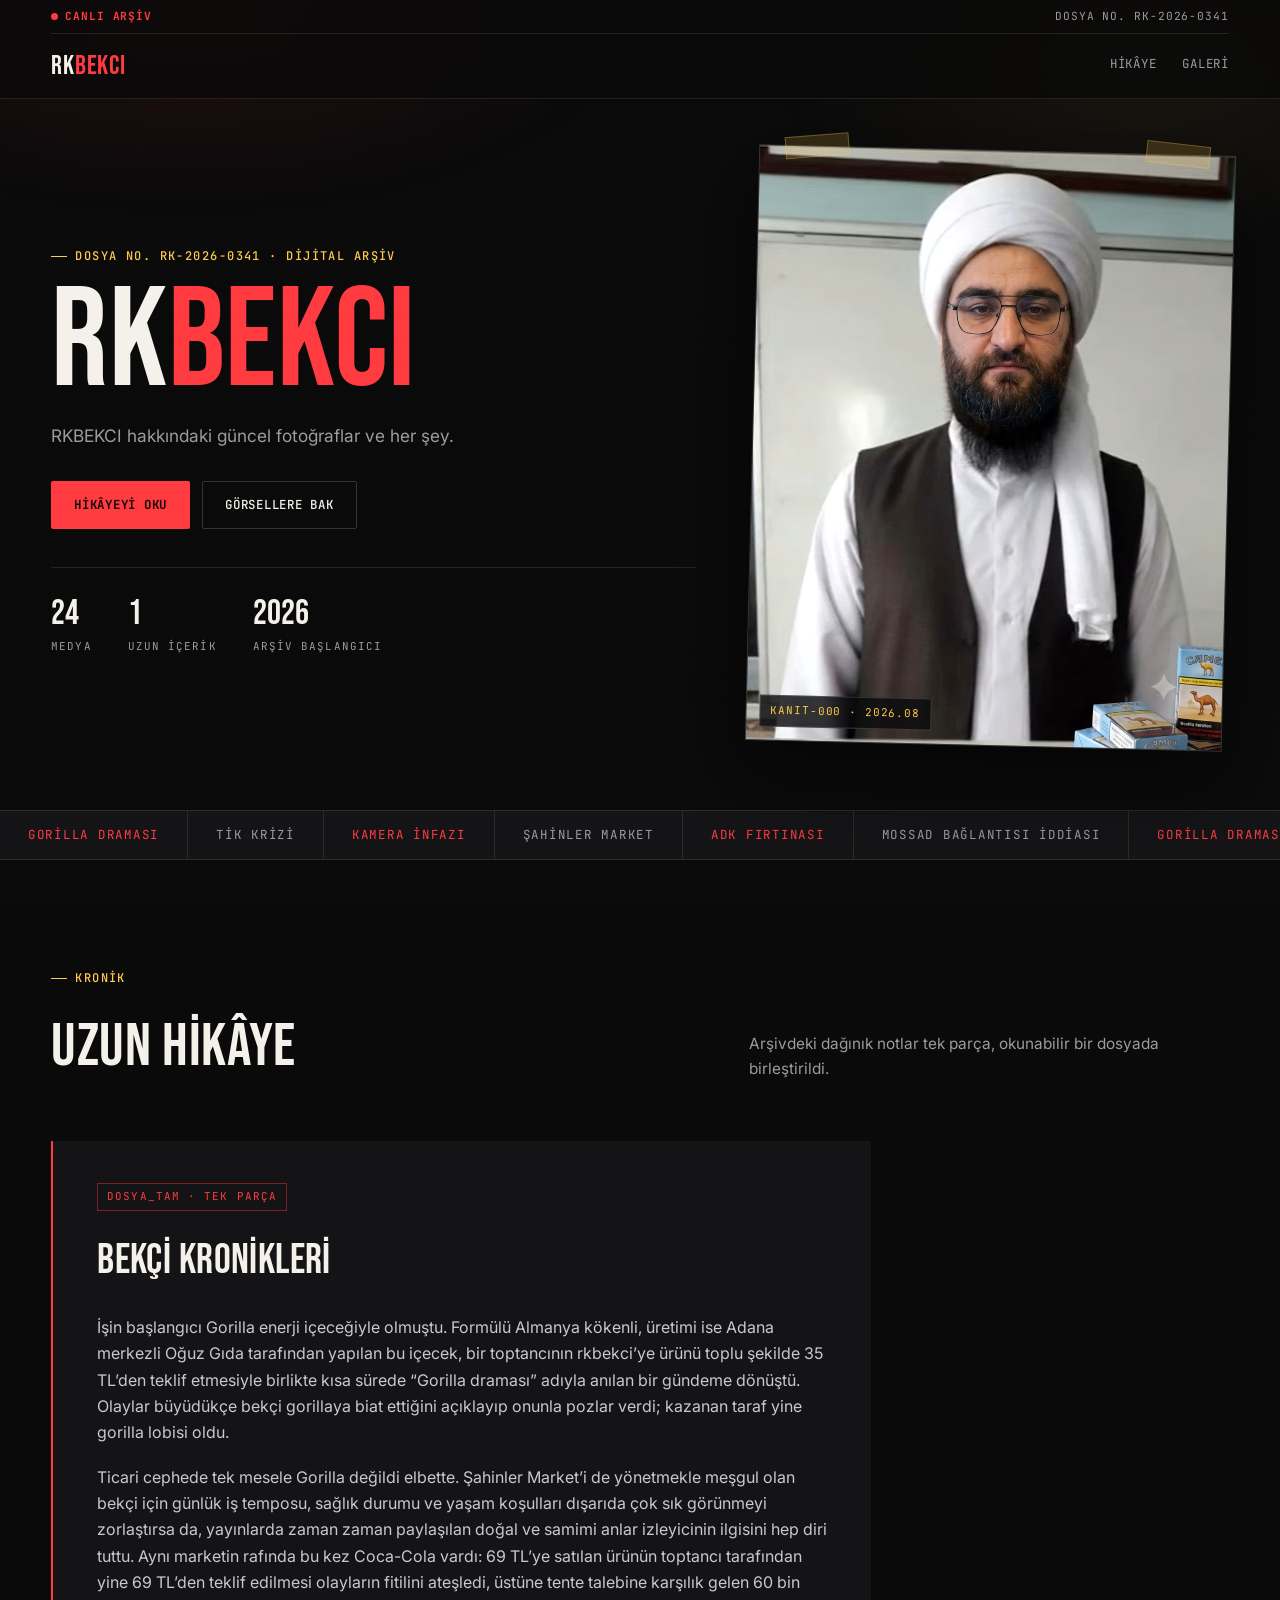
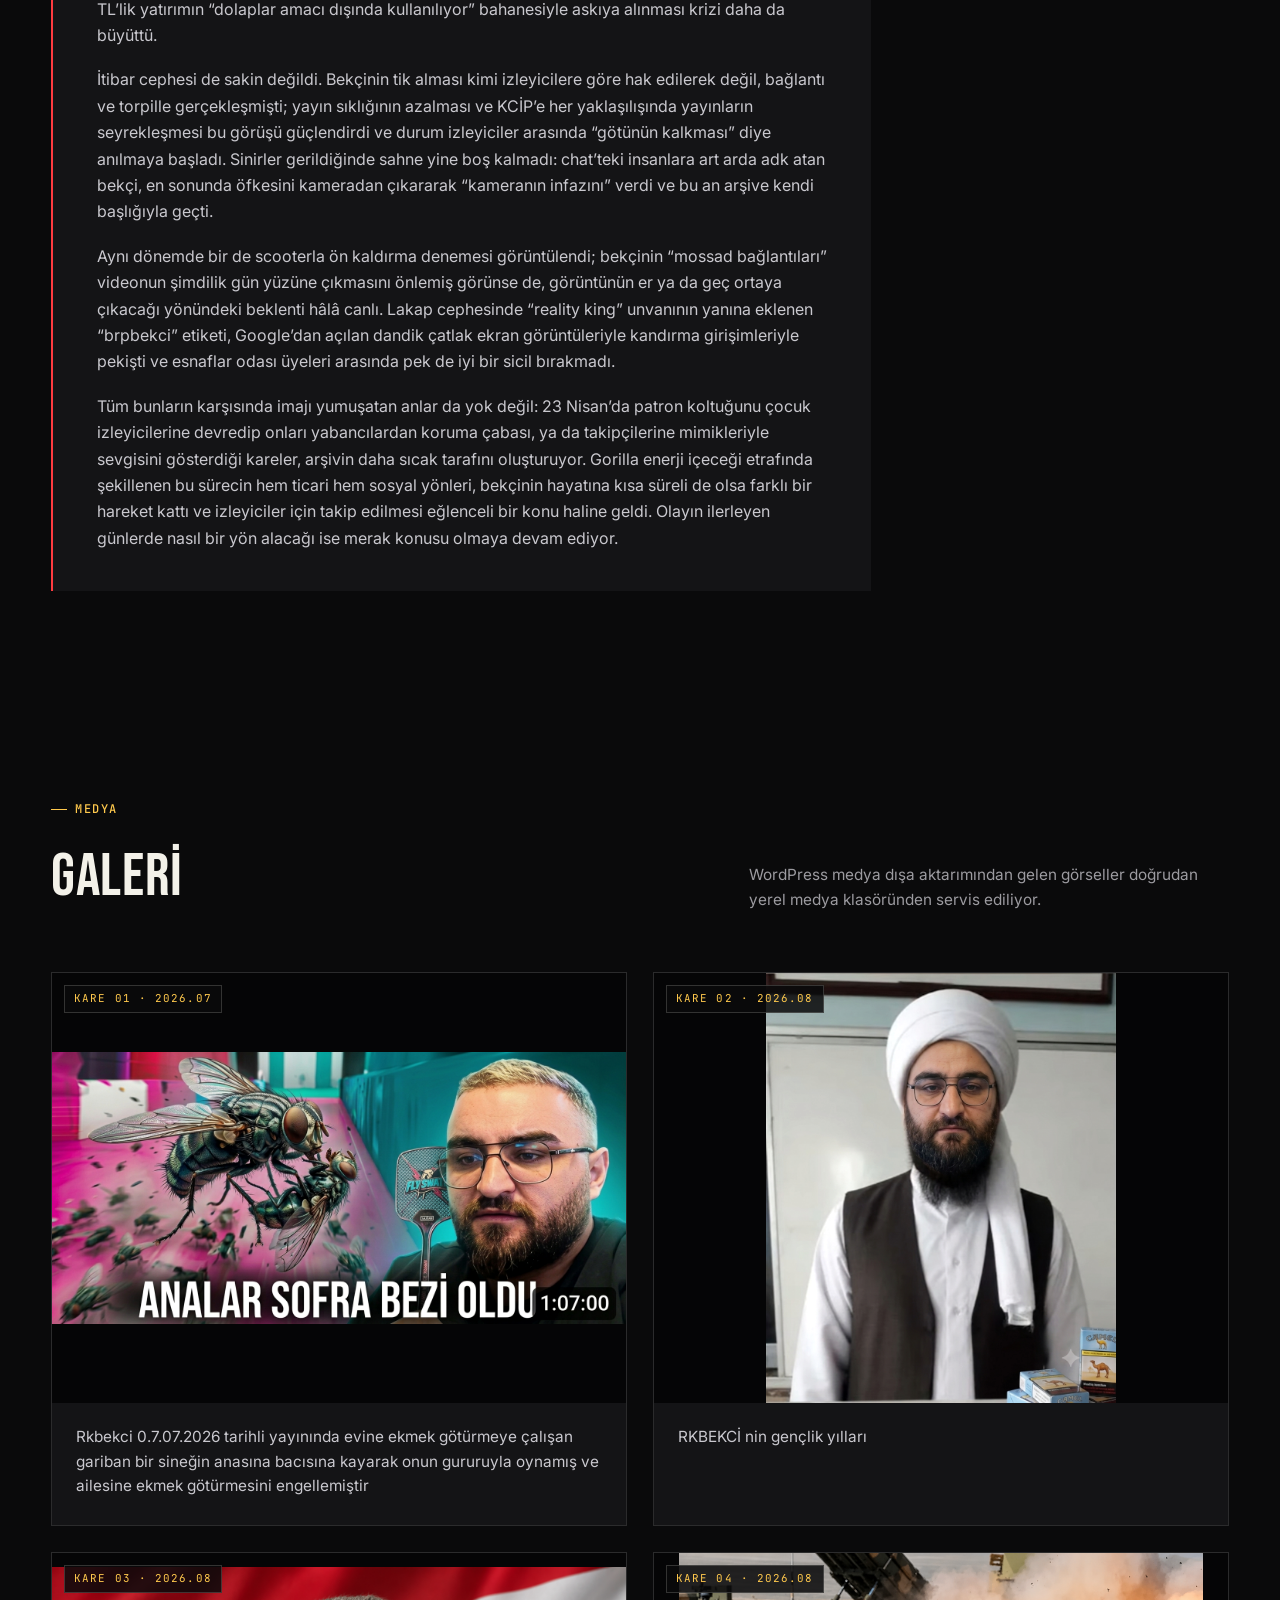
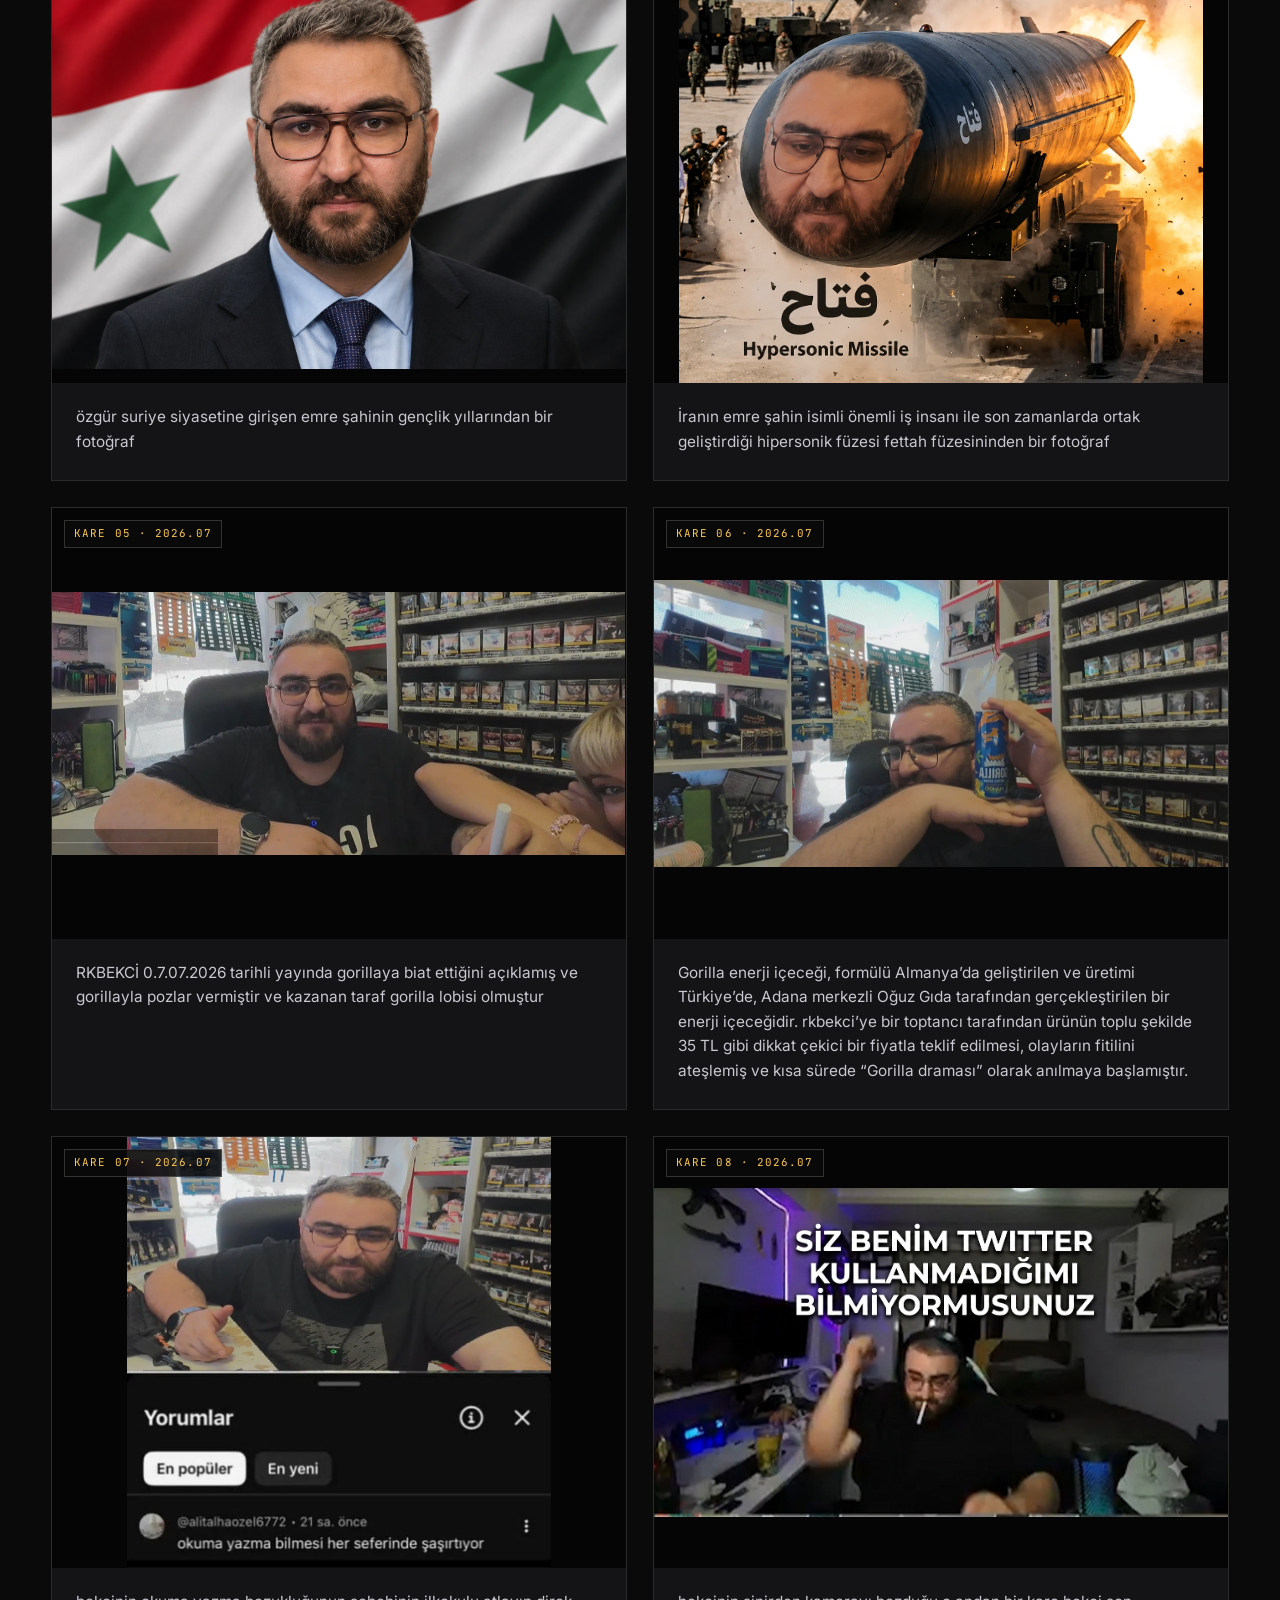
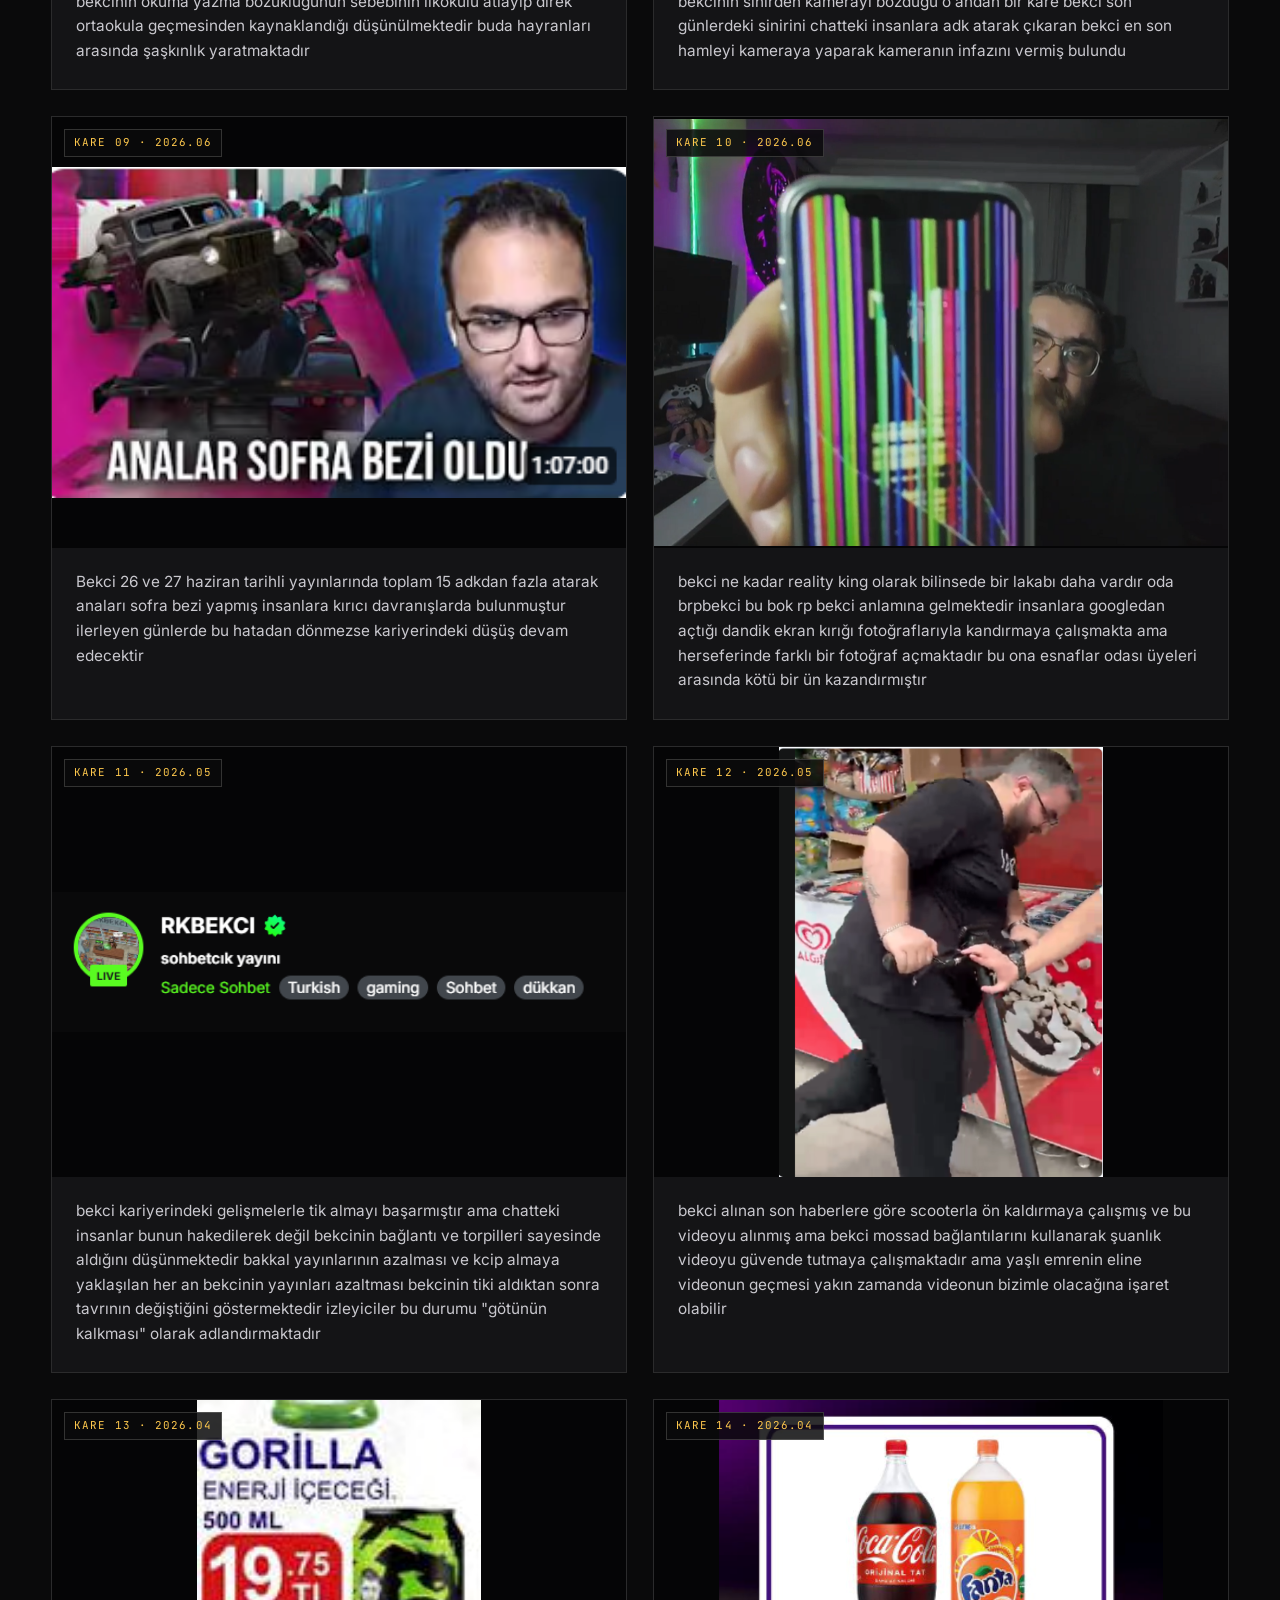
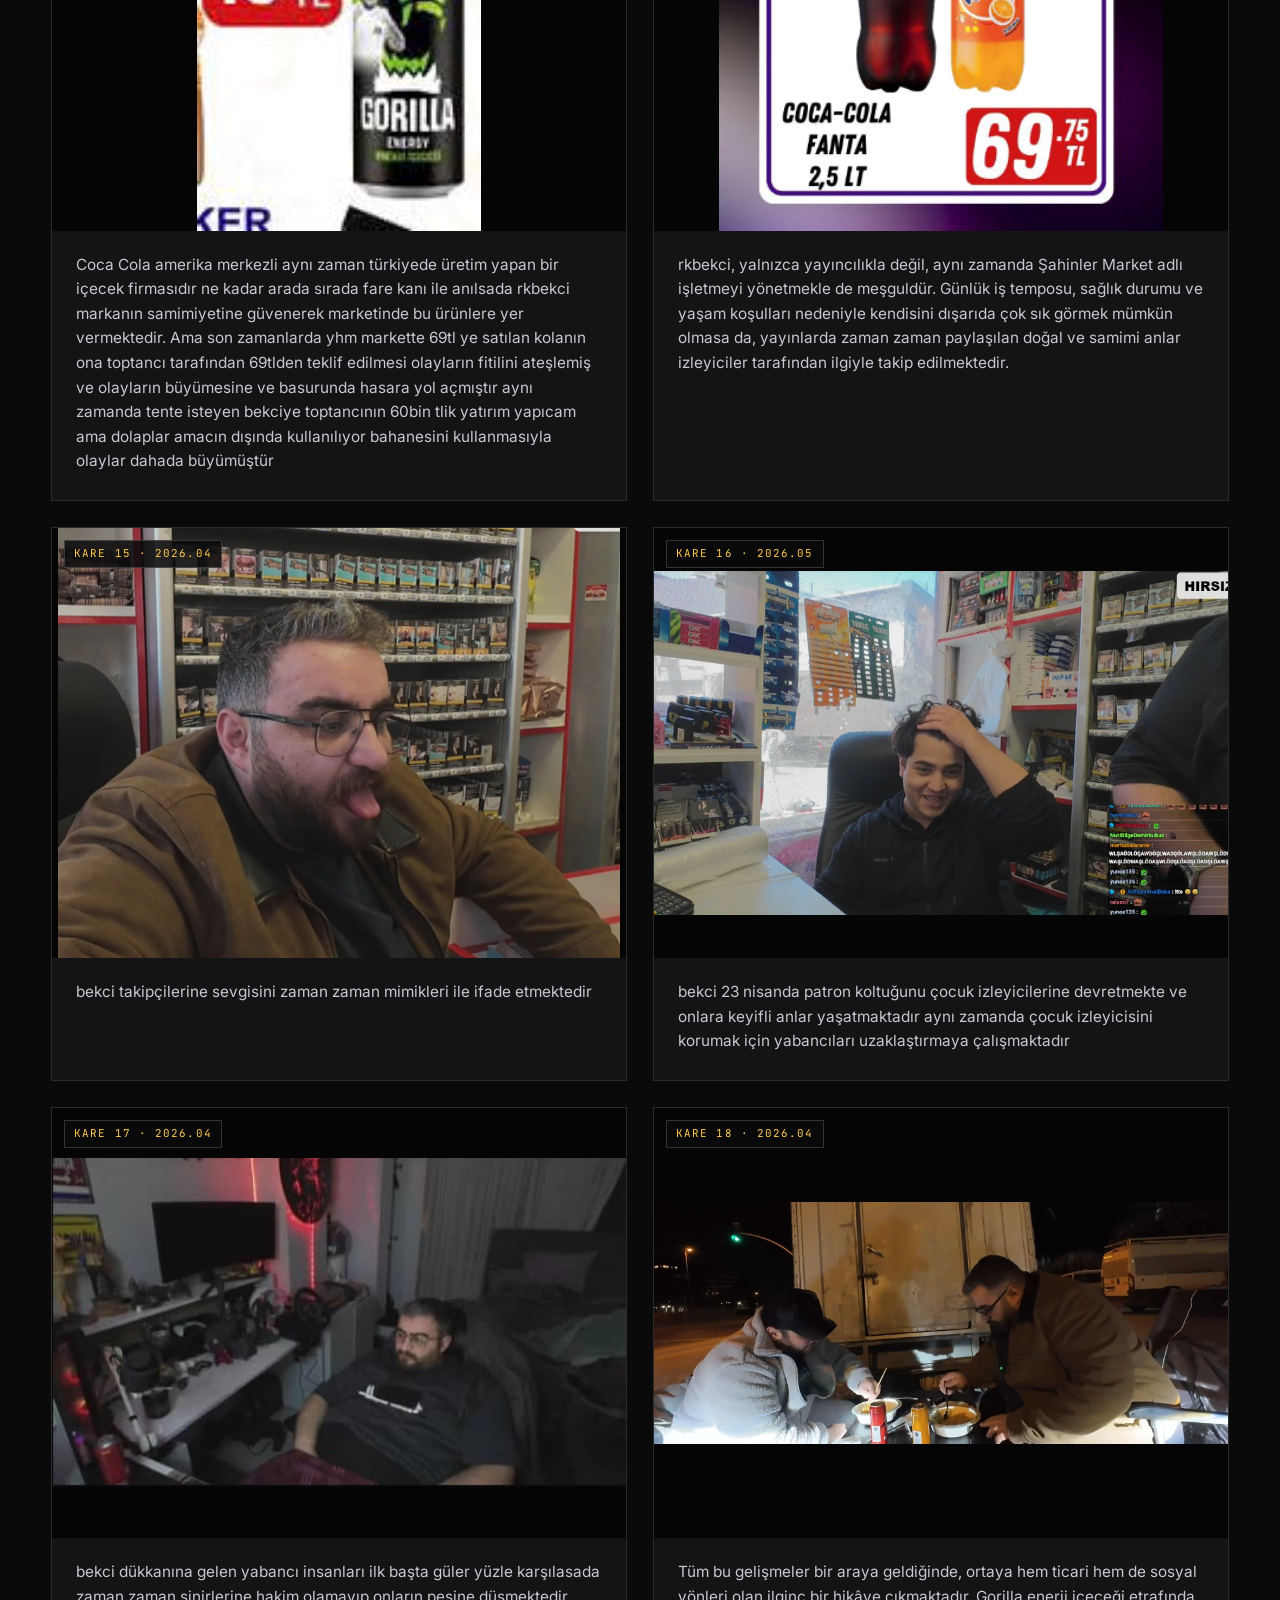
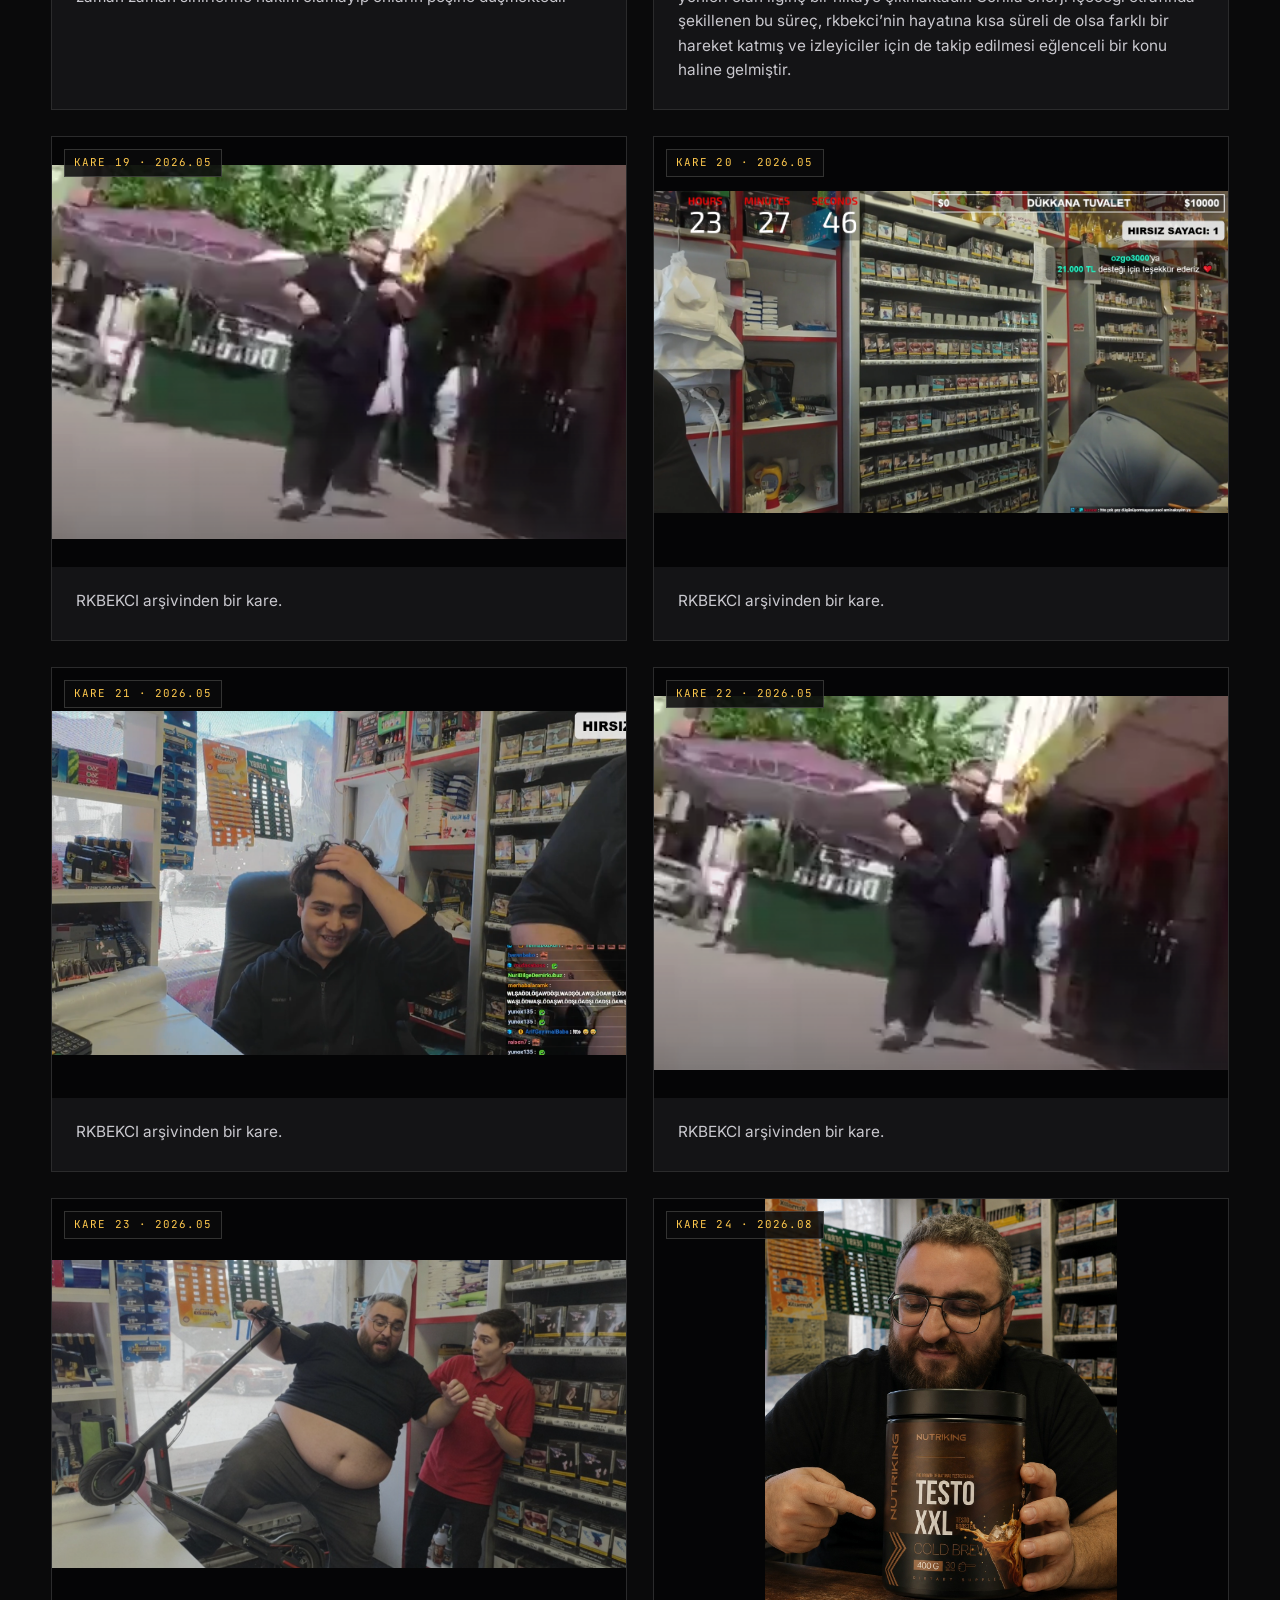
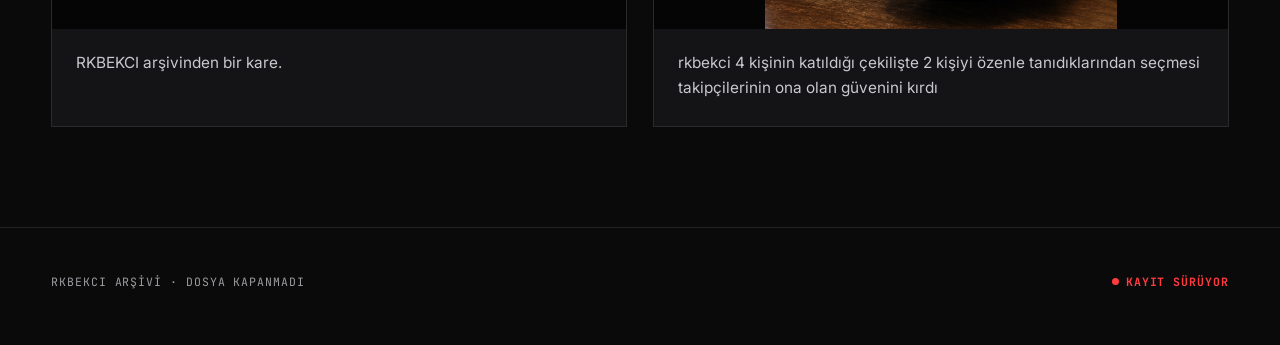
<file: rkbekci-site-guncellenmis-FINAL-duzeltilmis/index.html>
<!doctype html><html lang="tr"><head><meta charset="utf-8"><meta name="viewport" content="width=device-width,initial-scale=1"><meta name="description" content="RKBEKCI arşivi — haberler, görseller ve yayıncılık hikâyeleri."><title>RKBEKCI — Arşiv</title><link rel="preconnect" href="https://fonts.googleapis.com"><link rel="preconnect" href="https://fonts.gstatic.com" crossorigin><link href="https://fonts.googleapis.com/css2?family=Bebas+Neue&family=JetBrains+Mono:wght@400;500;700&family=Inter:wght@400;500;600;700;800&display=swap" rel="stylesheet"><link rel="stylesheet" href="style.css"></head><body>
<header><div class="statusbar wrap"><span class="rec"><i></i>CANLI ARŞİV</span><span class="statusbar-meta">DOSYA NO. RK-2026-0341</span></div><nav class="wrap"><a class="brand" href="#top">RK<span>BEKCI</span></a><div class="links"><a href="#hikaye">Hikâye</a><a href="#galeri">Galeri</a></div></nav></header>
<main id="top"><section class="hero"><div class="wrap hero-grid"><div class="reveal"><div class="eyebrow">Dosya No. RK-2026-0341 &middot; Dijital Arşiv</div><h1>RK<span>BEKCI</span></h1><p>RKBEKCI hakkındaki güncel fotoğraflar ve her şey.</p><div class="actions"><a class="btn primary" href="#hikaye">Hikâyeyi oku</a><a class="btn" href="#galeri">Görsellere bak</a></div><div class="statrow"><div class="stat"><b>24</b><small>medya</small></div><div class="stat"><b>1</b><small>uzun içerik</small></div><div class="stat"><b>2026</b><small>arşiv başlangıcı</small></div></div></div><div class="hero-art"><span class="tape tape-l"></span><span class="tape tape-r"></span><img src="media/2026/08/gemini_generated_image_cyvkvecyvkvecyvk.png" alt="RKBEKCI arşiv görseli"><span class="photo-tag">KANIT-000 &middot; 2026.08</span></div></div><div class="marquee"><div class="marquee-track"><span>GORİLLA DRAMASI</span><span>TİK KRİZİ</span><span>KAMERA İNFAZI</span><span>ŞAHİNLER MARKET</span><span>ADK FIRTINASI</span><span>MOSSAD BAĞLANTISI İDDİASI</span><span>GORİLLA DRAMASI</span><span>TİK KRİZİ</span><span>KAMERA İNFAZI</span><span>ŞAHİNLER MARKET</span><span>ADK FIRTINASI</span><span>MOSSAD BAĞLANTISI İDDİASI</span></div></div></section>


<section id="hikaye"><div class="wrap"><div class="section-head"><div><div class="eyebrow">Kronik</div><h2>Uzun Hikâye</h2></div><p>Arşivdeki dağınık notlar tek parça, okunabilir bir dosyada birleştirildi.</p></div><article class="longread"><span class="tag">DOSYA_TAM &middot; TEK PARÇA</span><h3>Bekçi Kronikleri</h3><p>İşin başlangıcı Gorilla enerji içeceğiyle olmuştu. Formülü Almanya kökenli, üretimi ise Adana merkezli Oğuz Gıda tarafından yapılan bu içecek, bir toptancının rkbekci’ye ürünü toplu şekilde 35 TL’den teklif etmesiyle birlikte kısa sürede “Gorilla draması” adıyla anılan bir gündeme dönüştü. Olaylar büyüdükçe bekçi gorillaya biat ettiğini açıklayıp onunla pozlar verdi; kazanan taraf yine gorilla lobisi oldu.</p><p>Ticari cephede tek mesele Gorilla değildi elbette. Şahinler Market’i de yönetmekle meşgul olan bekçi için günlük iş temposu, sağlık durumu ve yaşam koşulları dışarıda çok sık görünmeyi zorlaştırsa da, yayınlarda zaman zaman paylaşılan doğal ve samimi anlar izleyicinin ilgisini hep diri tuttu. Aynı marketin rafında bu kez Coca-Cola vardı: 69 TL’ye satılan ürünün toptancı tarafından yine 69 TL’den teklif edilmesi olayların fitilini ateşledi, üstüne tente talebine karşılık gelen 60 bin TL’lik yatırımın “dolaplar amacı dışında kullanılıyor” bahanesiyle askıya alınması krizi daha da büyüttü.</p><p>İtibar cephesi de sakin değildi. Bekçinin tik alması kimi izleyicilere göre hak edilerek değil, bağlantı ve torpille gerçekleşmişti; yayın sıklığının azalması ve KCİP’e her yaklaşılışında yayınların seyrekleşmesi bu görüşü güçlendirdi ve durum izleyiciler arasında “götünün kalkması” diye anılmaya başladı. Sinirler gerildiğinde sahne yine boş kalmadı: chat’teki insanlara art arda adk atan bekçi, en sonunda öfkesini kameradan çıkararak “kameranın infazını” verdi ve bu an arşive kendi başlığıyla geçti.</p><p>Aynı dönemde bir de scooterla ön kaldırma denemesi görüntülendi; bekçinin “mossad bağlantıları” videonun şimdilik gün yüzüne çıkmasını önlemiş görünse de, görüntünün er ya da geç ortaya çıkacağı yönündeki beklenti hâlâ canlı. Lakap cephesinde “reality king” unvanının yanına eklenen “brpbekci” etiketi, Google’dan açılan dandik çatlak ekran görüntüleriyle kandırma girişimleriyle pekişti ve esnaflar odası üyeleri arasında pek de iyi bir sicil bırakmadı.</p><p>Tüm bunların karşısında imajı yumuşatan anlar da yok değil: 23 Nisan’da patron koltuğunu çocuk izleyicilerine devredip onları yabancılardan koruma çabası, ya da takipçilerine mimikleriyle sevgisini gösterdiği kareler, arşivin daha sıcak tarafını oluşturuyor. Gorilla enerji içeceği etrafında şekillenen bu sürecin hem ticari hem sosyal yönleri, bekçinin hayatına kısa süreli de olsa farklı bir hareket kattı ve izleyiciler için takip edilmesi eğlenceli bir konu haline geldi. Olayın ilerleyen günlerde nasıl bir yön alacağı ise merak konusu olmaya devam ediyor.</p></article></div></section><section id="galeri"><div class="wrap"><div class="section-head"><div><div class="eyebrow">Medya</div><h2>Galeri</h2></div><p>WordPress medya dışa aktarımından gelen görseller doğrudan yerel medya klasöründen servis ediliyor.</p></div><div class="gallery"><article class="card"><div class="media"><img loading="lazy" src="media/2026/07/gemini_generated_image_rbcocnrbcocnrbco.jpg" alt="Rkbekci 0.7.07.2026 tarihli yayınında evine ekmek götürmeye çalışan gariban bir sineğin anasına bacısına kayarak onun gu"><span class="tag media-tag">KARE 01 &middot; 2026.07</span></div><div class="card-body"><p>Rkbekci 0.7.07.2026 tarihli yayınında evine ekmek götürmeye çalışan gariban bir sineğin anasına bacısına kayarak onun gururuyla oynamış ve ailesine ekmek götürmesini engellemiştir</p></div></article><article class="card"><div class="media"><img loading="lazy" src="media/2026/08/gemini_generated_image_cyvkvecyvkvecyvk.png" alt="RKBEKCİ nin gençlik yılları"><span class="tag media-tag">KARE 02 &middot; 2026.08</span></div><div class="card-body"><p>RKBEKCİ nin gençlik yılları</p></div></article><article class="card"><div class="media"><img loading="lazy" src="media/2026/08/chatgpt-image-10-agu-2026-19_55_14.png" alt="özgür suriye siyasetine girişen emre şahinin gençlik yıllarından bir fotoğraf"><span class="tag media-tag">KARE 03 &middot; 2026.08</span></div><div class="card-body"><p>özgür suriye siyasetine girişen emre şahinin gençlik yıllarından bir fotoğraf</p></div></article><article class="card"><div class="media"><img loading="lazy" src="media/2026/08/chatgpt-image-10-agu-2026-19_52_59-1.png" alt="İranın emre şahin isimli önemli iş insanı ile son zamanlarda ortak geliştirdiği  hipersonik füzesi fettah füzesininden b"><span class="tag media-tag">KARE 04 &middot; 2026.08</span></div><div class="card-body"><p>İranın emre şahin isimli önemli iş insanı ile son zamanlarda ortak geliştirdiği  hipersonik füzesi fettah füzesininden bir fotoğraf</p></div></article><article class="card"><div class="media"><img loading="lazy" src="media/2026/07/ekran-goruntusu-2026-07-29-155036.png" alt="RKBEKCİ 0.7.07.2026 tarihli yayında gorillaya biat ettiğini açıklamış ve gorillayla pozlar vermiştir ve kazanan taraf go"><span class="tag media-tag">KARE 05 &middot; 2026.07</span></div><div class="card-body"><p>RKBEKCİ 0.7.07.2026 tarihli yayında gorillaya biat ettiğini açıklamış ve gorillayla pozlar vermiştir ve kazanan taraf gorilla lobisi olmuştur</p></div></article><article class="card"><div class="media"><img loading="lazy" src="media/2026/07/ekran-goruntusu-2026-07-07-181808.png" alt="Gorilla enerji içeceği toptancı teklifiyle gündeme gelen an"><span class="tag media-tag">KARE 06 &middot; 2026.07</span></div><div class="card-body"><p>Gorilla enerji içeceği, formülü Almanya’da geliştirilen ve üretimi Türkiye’de, Adana merkezli Oğuz Gıda tarafından gerçekleştirilen bir enerji içeceğidir. rkbekci’ye bir toptancı tarafından ürünün toplu şekilde 35 TL gibi dikkat çekici bir fiyatla teklif edilmesi, olayların fitilini ateşlemiş ve kısa sürede “Gorilla draması” olarak anılmaya başlamıştır.</p></div></article><article class="card"><div class="media"><img loading="lazy" src="media/2026/07/rbekci.png" alt="bekcinin okuma yazma bozukluğunun sebebinin ilkokulu atlayıp direk ortaokula geçmesinden kaynaklandığı düşünülmektedir b"><span class="tag media-tag">KARE 07 &middot; 2026.07</span></div><div class="card-body"><p>bekcinin okuma yazma bozukluğunun sebebinin ilkokulu atlayıp direk ortaokula geçmesinden kaynaklandığı düşünülmektedir buda hayranları arasında şaşkınlık yaratmaktadır</p></div></article><article class="card"><div class="media"><img loading="lazy" src="media/2026/07/gemini_generated_image_6f6fcp6f6fcp6f6f.png" alt="bekcinin sinirden kamerayı bozduğu o andan bir kare bekci son günlerdeki sinirini chatteki insanlara adk atarak çıkaran "><span class="tag media-tag">KARE 08 &middot; 2026.07</span></div><div class="card-body"><p>bekcinin sinirden kamerayı bozduğu o andan bir kare bekci son günlerdeki sinirini chatteki insanlara adk atarak çıkaran bekci en son hamleyi kameraya yaparak kameranın infazını vermiş bulundu</p></div></article><article class="card"><div class="media"><img loading="lazy" src="media/2026/06/ekran-goruntusu-2026-05-17-132645.png" alt="Bekci 26 ve 27 haziran tarihli yayınlarında toplam 15 adkdan fazla atarak anaları sofra bezi yapmış insanlara kırıcı dav"><span class="tag media-tag">KARE 09 &middot; 2026.06</span></div><div class="card-body"><p>Bekci 26 ve 27 haziran tarihli yayınlarında toplam 15 adkdan fazla atarak anaları sofra bezi yapmış insanlara kırıcı davranışlarda bulunmuştur ilerleyen günlerde bu hatadan dönmezse kariyerindeki düşüş devam edecektir</p></div></article><article class="card"><div class="media"><img loading="lazy" src="media/2026/06/ekran-goruntusu-2026-06-08-215226-1.png" alt="bekci ne kadar reality king olarak bilinsede bir lakabı daha vardır oda brpbekci bu bok rp bekci anlamına gelmektedir in"><span class="tag media-tag">KARE 10 &middot; 2026.06</span></div><div class="card-body"><p>bekci ne kadar reality king olarak bilinsede bir lakabı daha vardır oda brpbekci bu bok rp bekci anlamına gelmektedir insanlara googledan açtığı dandik ekran kırığı fotoğraflarıyla kandırmaya çalışmakta ama herseferinde farklı bir fotoğraf açmaktadır bu ona esnaflar odası üyeleri arasında kötü bir ün kazandırmıştır</p></div></article><article class="card"><div class="media"><img loading="lazy" src="media/2026/05/ekran-goruntusu-2026-05-25-181703.png" alt="bekci kariyerindeki gelişmelerle tik almayı başarmıştır ama chatteki insanlar bunun hakedilerek değil bekcinin bağlantı "><span class="tag media-tag">KARE 11 &middot; 2026.05</span></div><div class="card-body"><p>bekci kariyerindeki gelişmelerle tik almayı başarmıştır ama chatteki insanlar bunun hakedilerek değil bekcinin bağlantı ve torpilleri sayesinde aldığını düşünmektedir bakkal yayınlarının azalması ve kcip almaya yaklaşılan her an bekcinin yayınları azaltması bekcinin tiki aldıktan sonra tavrının değiştiğini göstermektedir izleyiciler bu durumu &quot;götünün kalkması&quot; olarak adlandırmaktadır</p></div></article><article class="card"><div class="media"><img loading="lazy" src="media/2026/05/ekran-goruntusu-2026-05-29-155709.png" alt="bekci alınan son haberlere göre scooterla ön kaldırmaya çalışmış ve bu videoyu alınmış ama bekci mossad bağlantılarını k"><span class="tag media-tag">KARE 12 &middot; 2026.05</span></div><div class="card-body"><p>bekci alınan son haberlere göre scooterla ön kaldırmaya çalışmış ve bu videoyu alınmış ama bekci mossad bağlantılarını kullanarak şuanlık videoyu güvende tutmaya çalışmaktadır ama yaşlı emrenin eline videonun geçmesi yakın zamanda videonun bizimle olacağına işaret olabilir</p></div></article><article class="card"><div class="media"><img loading="lazy" src="media/2026/04/whatsapp-image-2026-04-19-at-16.23.21-1.jpeg" alt="Coca Cola amerika merkezli aynı zaman türkiyede üretim yapan bir içecek firmasıdır ne kadar arada sırada fare kanı ile a"><span class="tag media-tag">KARE 13 &middot; 2026.04</span></div><div class="card-body"><p>Coca Cola amerika merkezli aynı zaman türkiyede üretim yapan bir içecek firmasıdır ne kadar arada sırada fare kanı ile anılsada rkbekci markanın samimiyetine güvenerek marketinde bu ürünlere yer vermektedir. Ama son zamanlarda yhm markette 69tl ye satılan kolanın ona toptancı tarafından 69tlden teklif edilmesi olayların fitilini ateşlemiş ve olayların büyümesine ve basurunda hasara yol açmıştır aynı zamanda tente isteyen bekciye toptancının 60bin tlik yatırım yapıcam ama dolaplar amacın dışında kullanılıyor bahanesini kullanmasıyla olaylar dahada büyümüştür</p></div></article><article class="card"><div class="media"><img loading="lazy" src="media/2026/04/evet-1.png" alt="rkbekci Şahinler Market işletmesi başında"><span class="tag media-tag">KARE 14 &middot; 2026.04</span></div><div class="card-body"><p>rkbekci, yalnızca yayıncılıkla değil, aynı zamanda Şahinler Market adlı işletmeyi yönetmekle de meşguldür. Günlük iş temposu, sağlık durumu ve yaşam koşulları nedeniyle kendisini dışarıda çok sık görmek mümkün olmasa da, yayınlarda zaman zaman paylaşılan doğal ve samimi anlar izleyiciler tarafından ilgiyle takip edilmektedir.</p></div></article><article class="card"><div class="media"><img loading="lazy" src="media/2026/04/dil.png" alt="bekci takipçilerine sevgisini zaman zaman mimikleri ile ifade etmektedir"><span class="tag media-tag">KARE 15 &middot; 2026.04</span></div><div class="card-body"><p>bekci takipçilerine sevgisini zaman zaman mimikleri ile ifade etmektedir</p></div></article><article class="card"><div class="media"><img loading="lazy" src="media/2026/05/ekran-goruntusu-2026-05-17-221239.png" alt="bekci 23 nisanda patron koltuğunu çocuk izleyicilerine devretmekte ve onlara keyifli anlar yaşatmaktadır aynı zamanda ço"><span class="tag media-tag">KARE 16 &middot; 2026.05</span></div><div class="card-body"><p>bekci 23 nisanda patron koltuğunu çocuk izleyicilerine devretmekte ve onlara keyifli anlar yaşatmaktadır aynı zamanda çocuk izleyicisini korumak için yabancıları uzaklaştırmaya çalışmaktadır</p></div></article><article class="card"><div class="media"><img loading="lazy" src="media/2026/04/k6s2jq9-1.jpg" alt="bekci dükkanına gelen yabancı insanları ilk başta güler yüzle karşılasada zaman zaman sinirlerine hakim olamayıp onların"><span class="tag media-tag">KARE 17 &middot; 2026.04</span></div><div class="card-body"><p>bekci dükkanına gelen yabancı insanları ilk başta güler yüzle karşılasada zaman zaman sinirlerine hakim olamayıp onların peşine düşmektedir</p></div></article><article class="card"><div class="media"><img loading="lazy" src="media/2026/04/samimi-1.png" alt="Gorilla draması sürecinin genel değerlendirmesi"><span class="tag media-tag">KARE 18 &middot; 2026.04</span></div><div class="card-body"><p>Tüm bu gelişmeler bir araya geldiğinde, ortaya hem ticari hem de sosyal yönleri olan ilginç bir hikâye çıkmaktadır. Gorilla enerji içeceği etrafında şekillenen bu süreç, rkbekci’nin hayatına kısa süreli de olsa farklı bir hareket katmış ve izleyiciler için de takip edilmesi eğlenceli bir konu haline gelmiştir.</p></div></article><article class="card"><div class="media"><img loading="lazy" src="media/2026/05/ekran-goruntusu-2026-05-17-220336-1.png" alt="RKBEKCI arşivinden bir kare."><span class="tag media-tag">KARE 19 &middot; 2026.05</span></div><div class="card-body"><p>RKBEKCI arşivinden bir kare.</p></div></article><article class="card"><div class="media"><img loading="lazy" src="media/2026/05/ekran-goruntusu-2026-05-14-181348.png" alt="RKBEKCI arşivinden bir kare."><span class="tag media-tag">KARE 20 &middot; 2026.05</span></div><div class="card-body"><p>RKBEKCI arşivinden bir kare.</p></div></article><article class="card"><div class="media"><img loading="lazy" src="media/2026/05/ekran-goruntusu-2026-05-17-221239-1.png" alt="RKBEKCI arşivinden bir kare."><span class="tag media-tag">KARE 21 &middot; 2026.05</span></div><div class="card-body"><p>RKBEKCI arşivinden bir kare.</p></div></article><article class="card"><div class="media"><img loading="lazy" src="media/2026/05/ekran-goruntusu-2026-05-17-220336.png" alt="RKBEKCI arşivinden bir kare."><span class="tag media-tag">KARE 22 &middot; 2026.05</span></div><div class="card-body"><p>RKBEKCI arşivinden bir kare.</p></div></article><article class="card"><div class="media"><img loading="lazy" src="media/2026/05/ekran-goruntusu-2026-05-29-142355.png" alt="RKBEKCI arşivinden bir kare."><span class="tag media-tag">KARE 23 &middot; 2026.05</span></div><div class="card-body"><p>RKBEKCI arşivinden bir kare.</p></div></article><article class="card"><div class="media"><img loading="eager" src="rkbekci-testo-xxl.jpg" alt="rkbekci 4 kişinin katıldığı çekilişte 2 kişiyi özenle tanıdıklarından seçmesi takipçilerinin ona olan güvenini kırdı"><span class="tag media-tag">KARE 24 · 2026.08</span></div><div class="card-body"><p>rkbekci 4 kişinin katıldığı çekilişte 2 kişiyi özenle tanıdıklarından seçmesi takipçilerinin ona olan güvenini kırdı</p></div></article></div></div></section>
</main><footer><div class="wrap footer-row"><span>RKBEKCI ARŞİVİ &middot; DOSYA KAPANMADI</span><span class="rec"><i></i>KAYIT SÜRÜYOR</span></div></footer><script src="script.js"></script>

<div id="rkLightbox" aria-hidden="true"><button id="rkClose" aria-label="Kapat">×</button><img id="rkLbImg" alt=""><div id="rkCaption"></div></div></body></html>
</file>
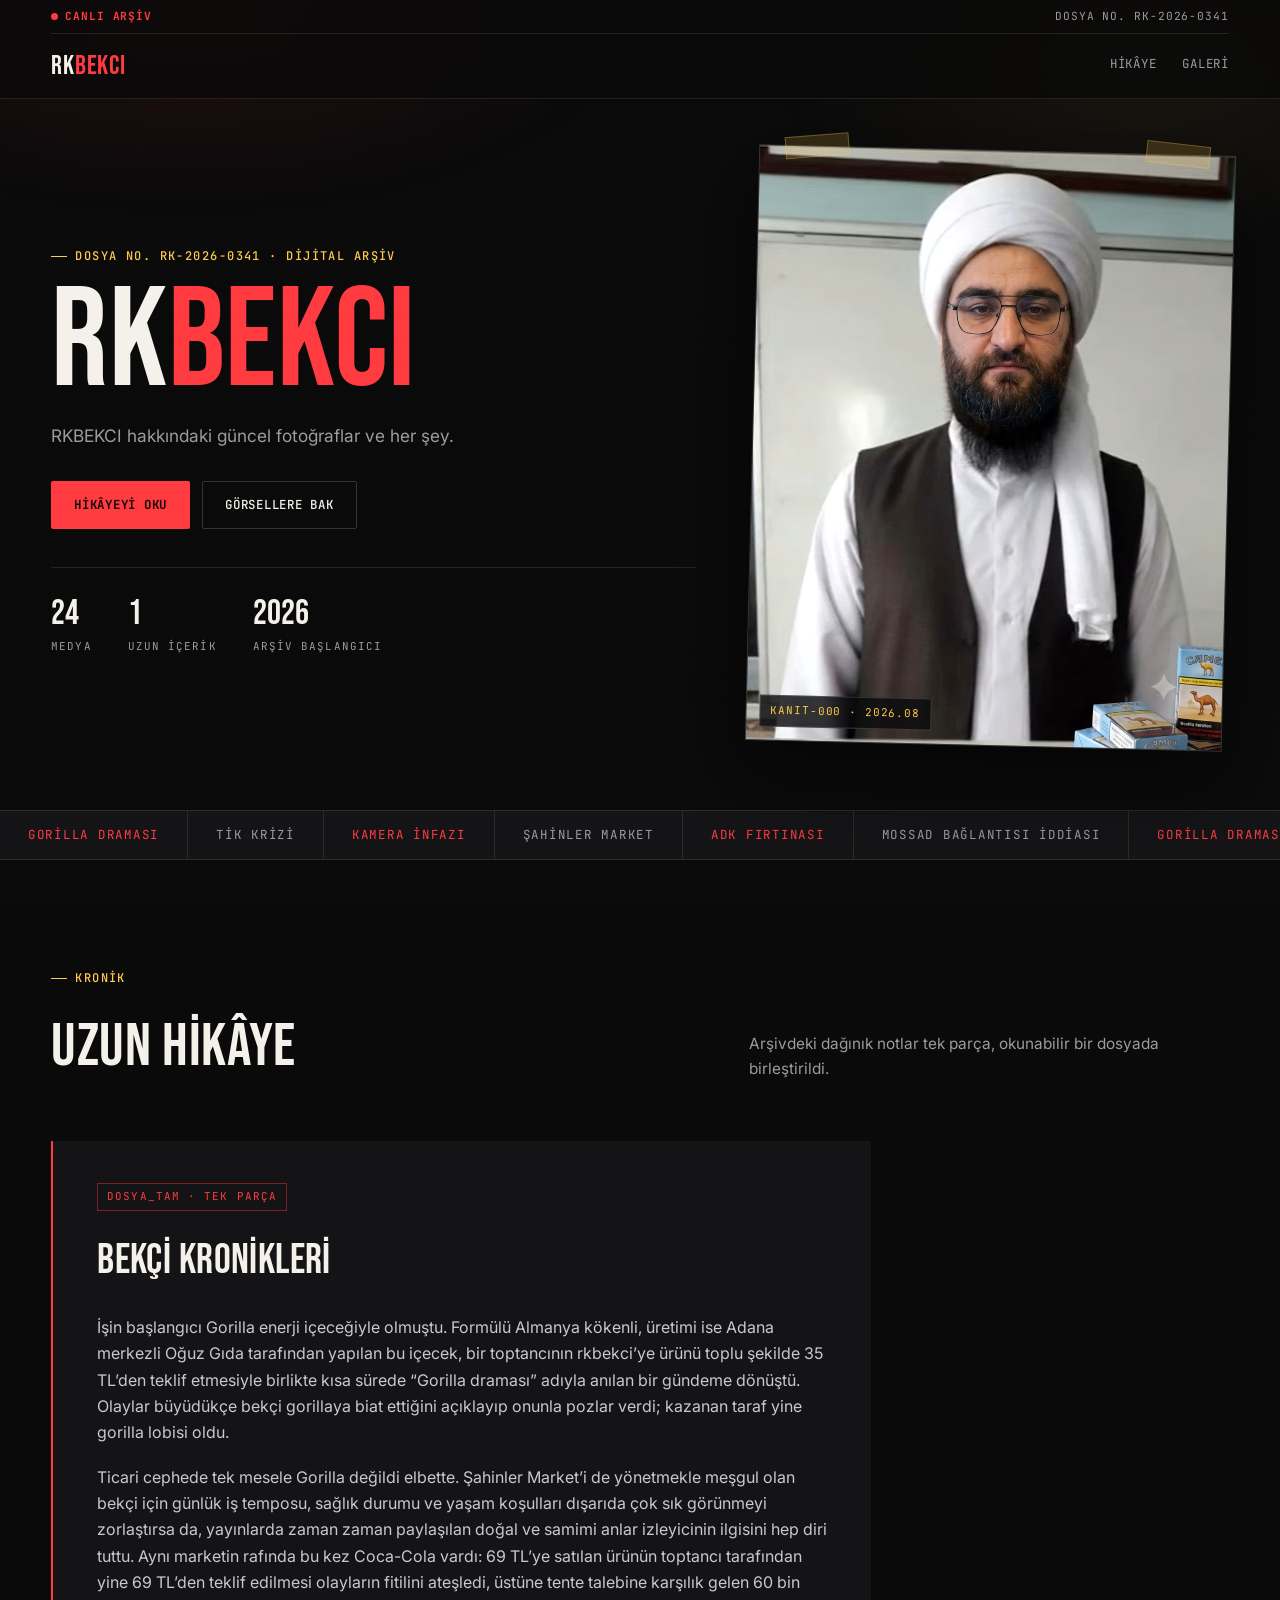
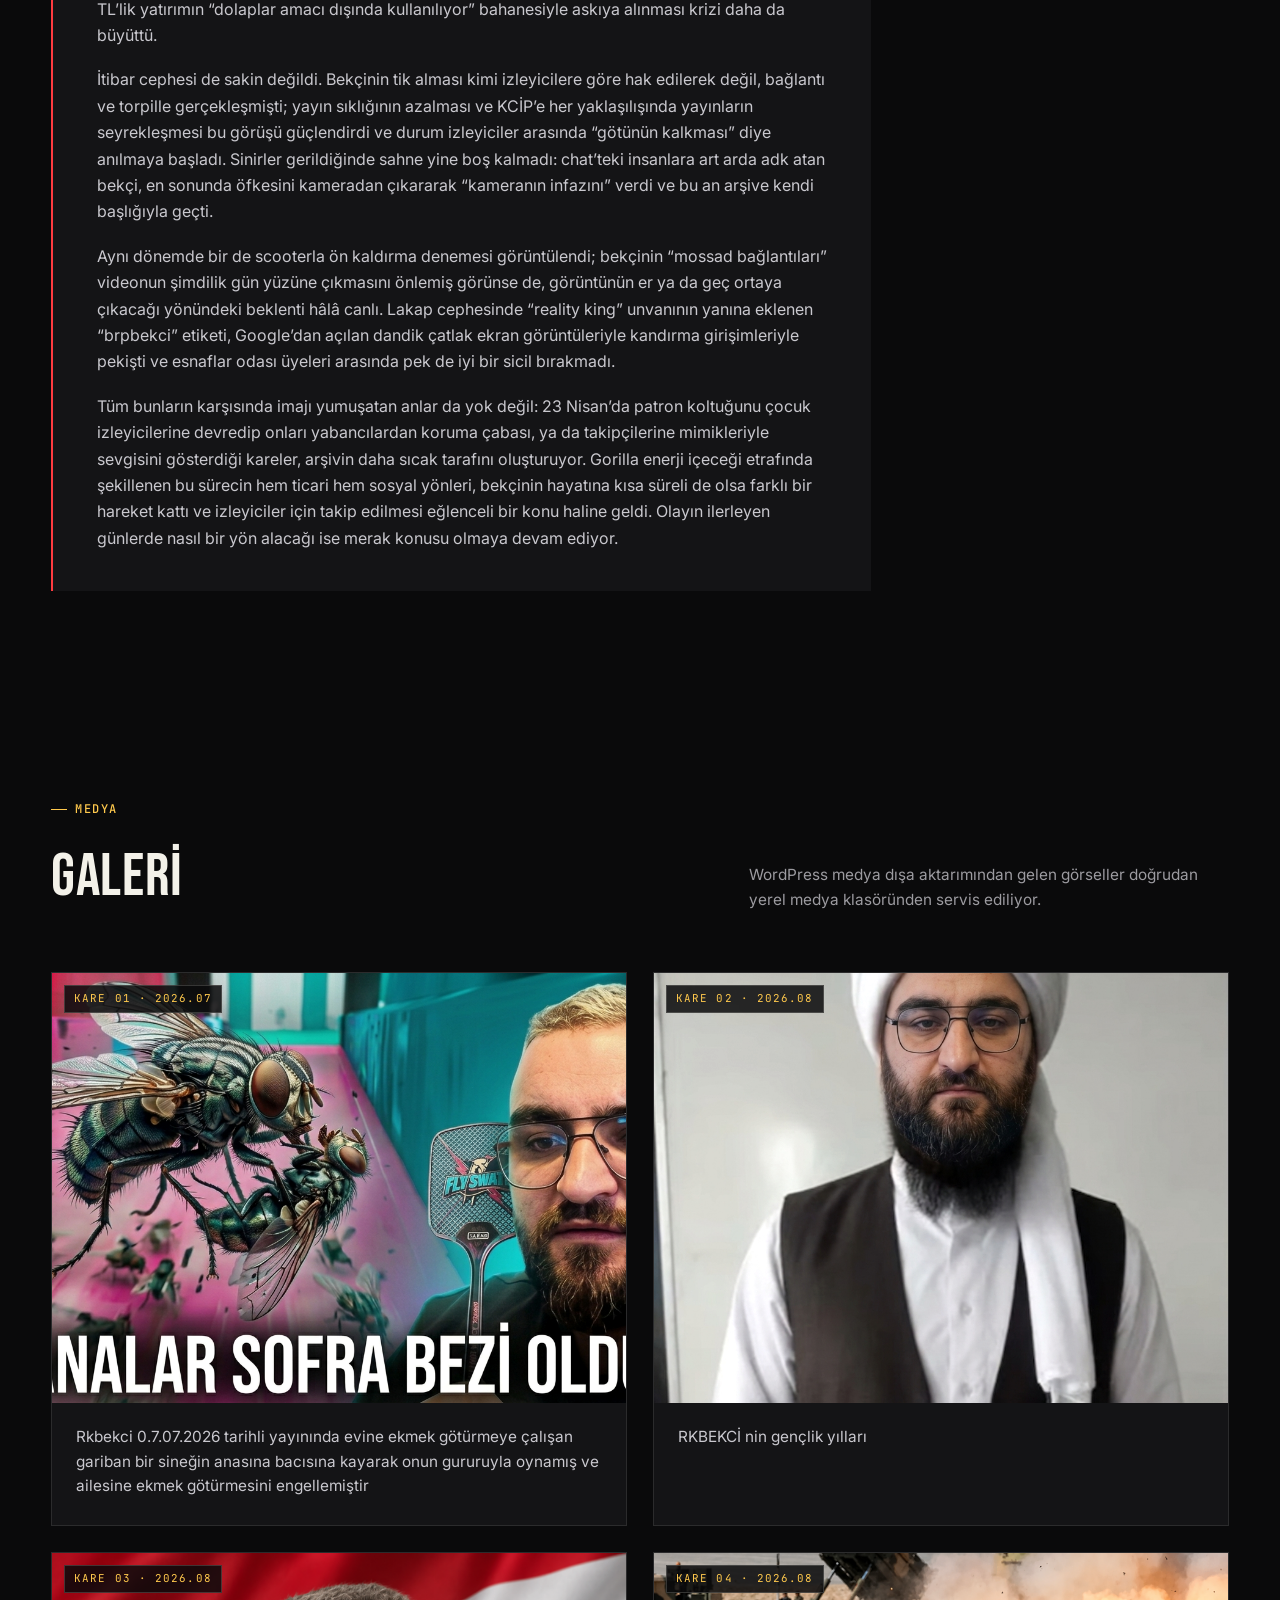
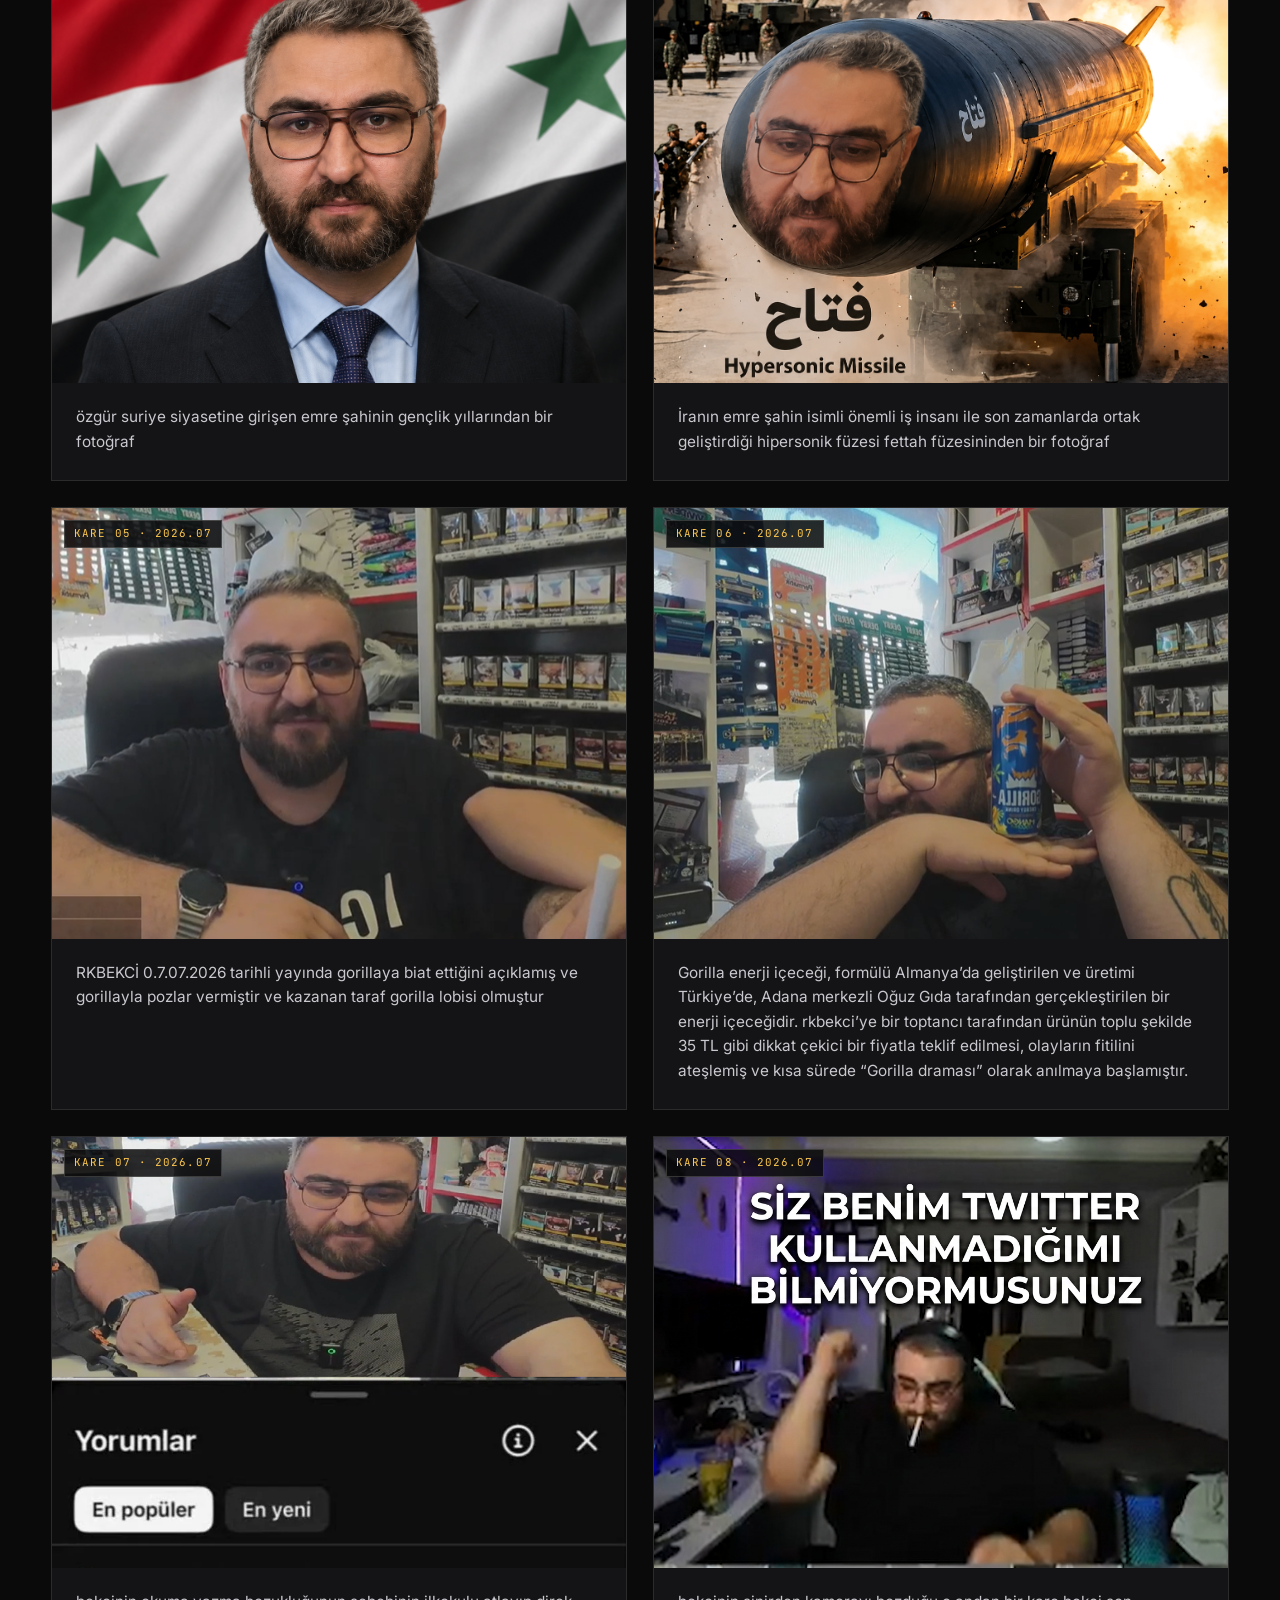
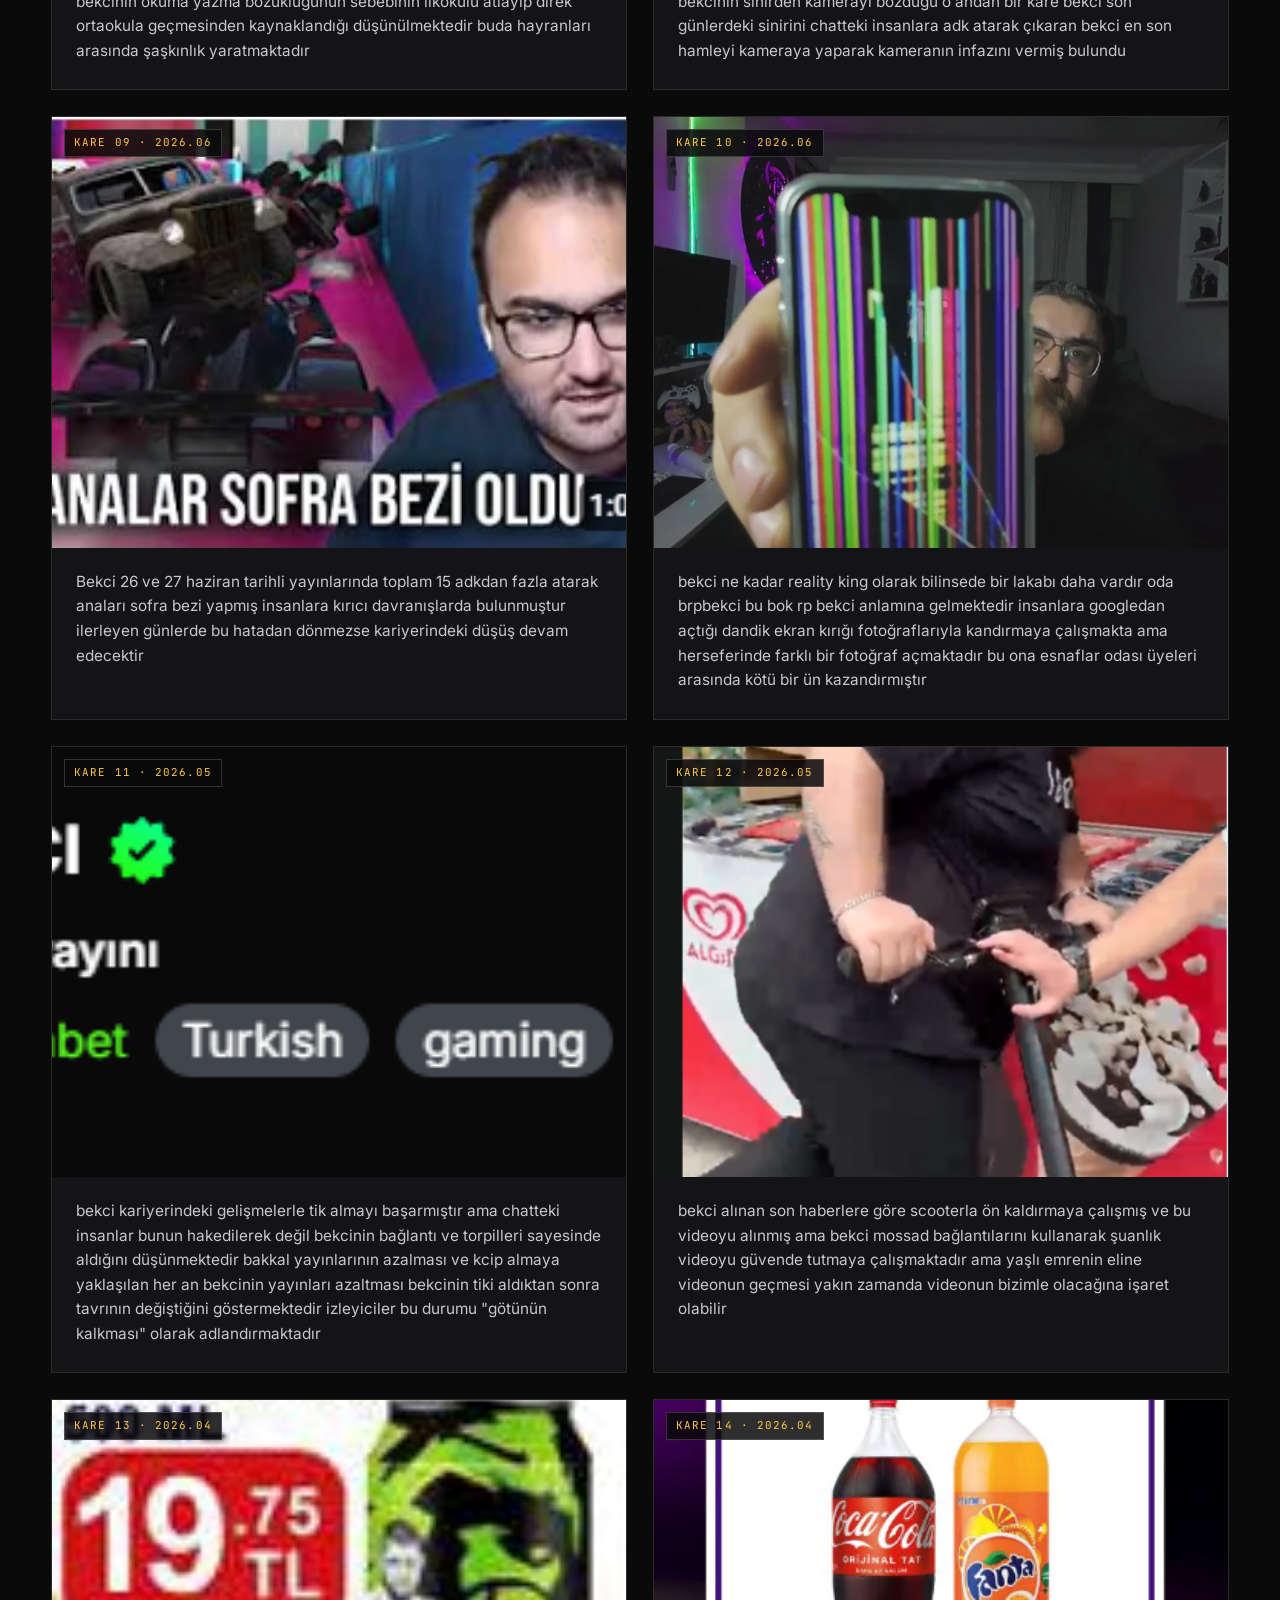
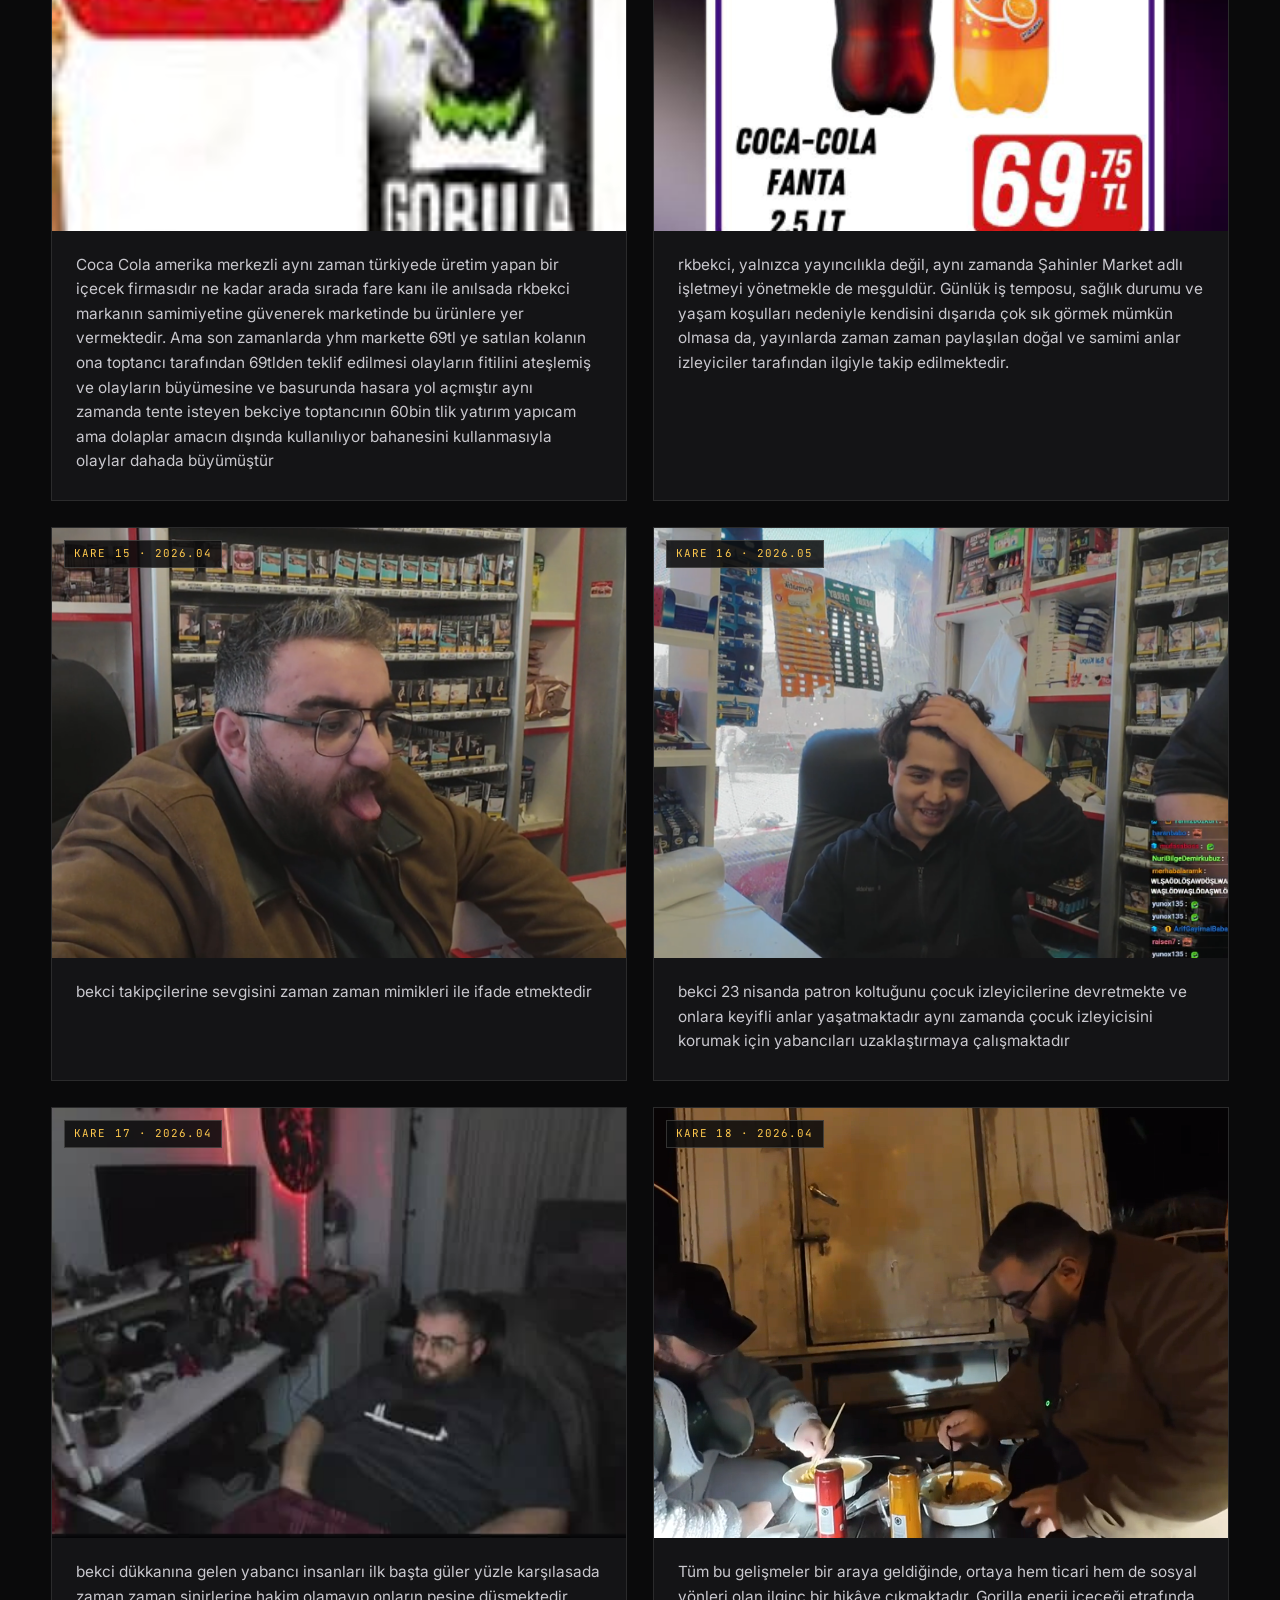
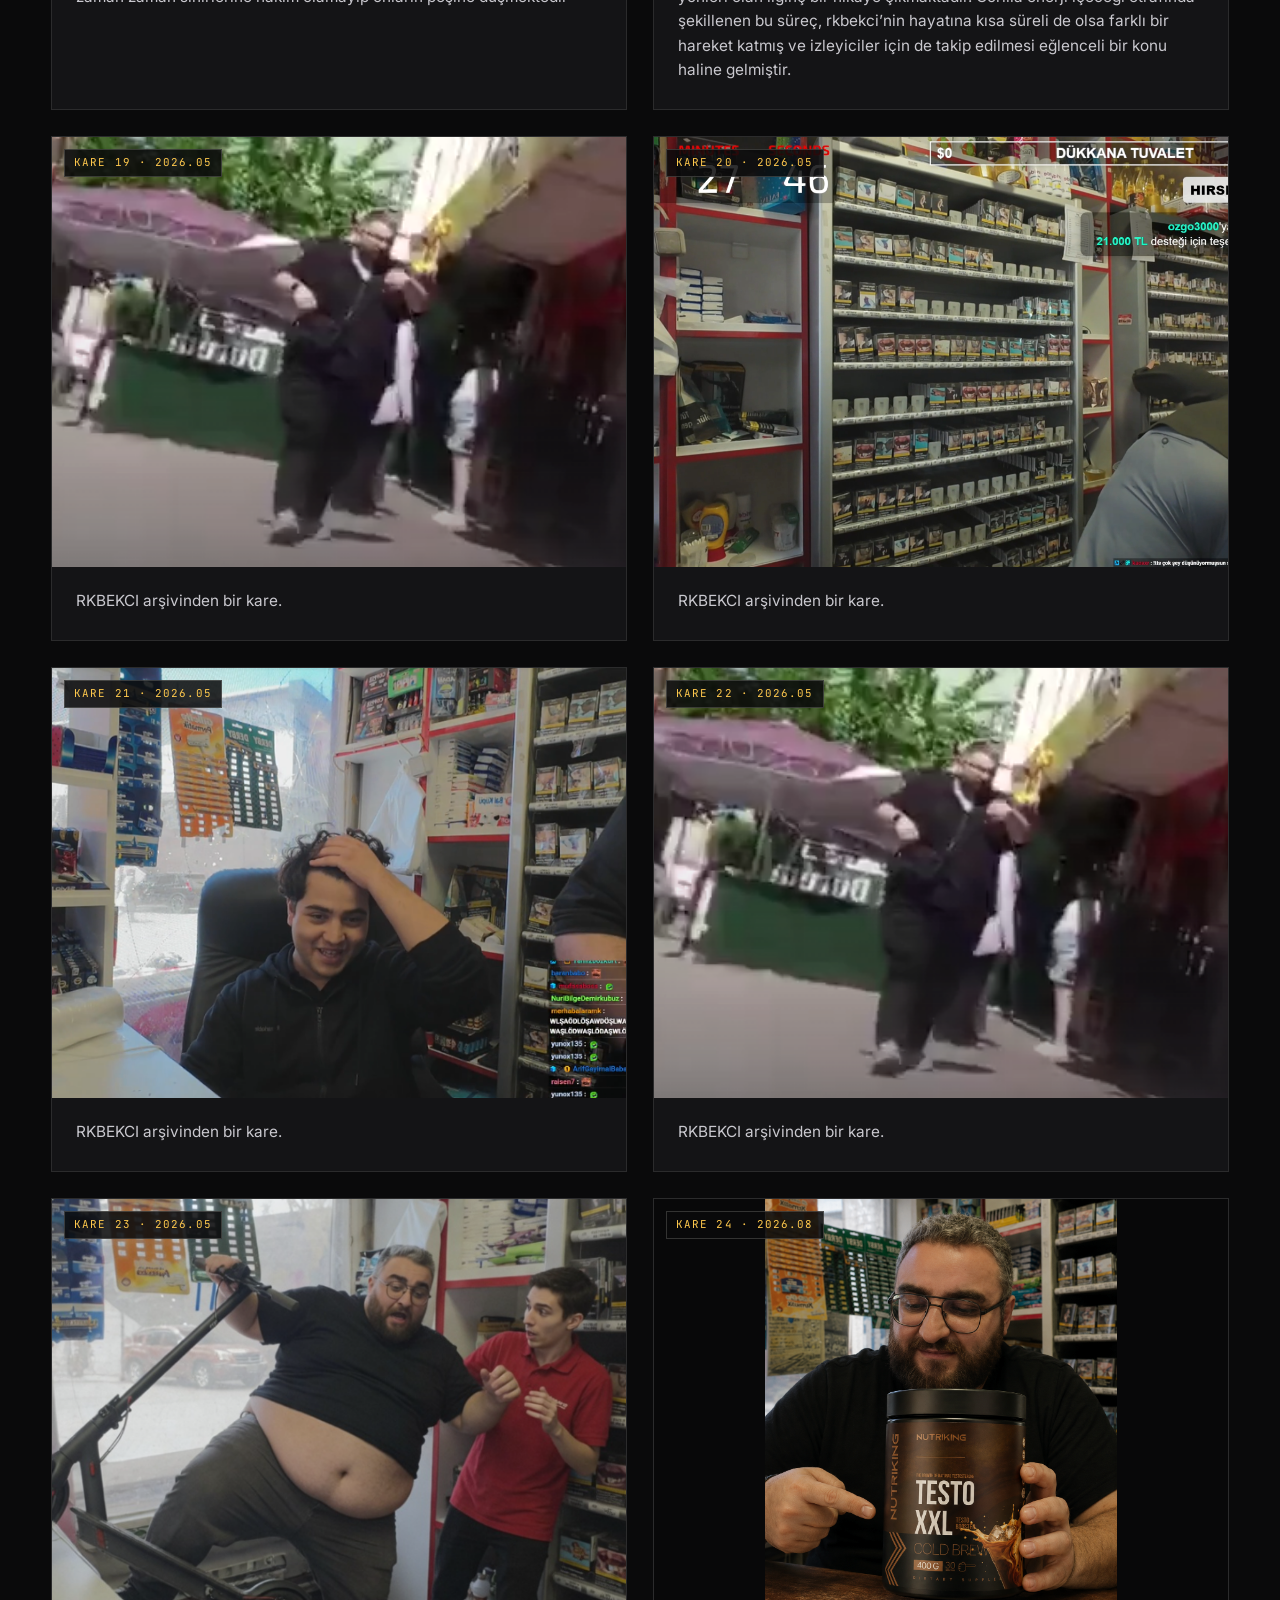
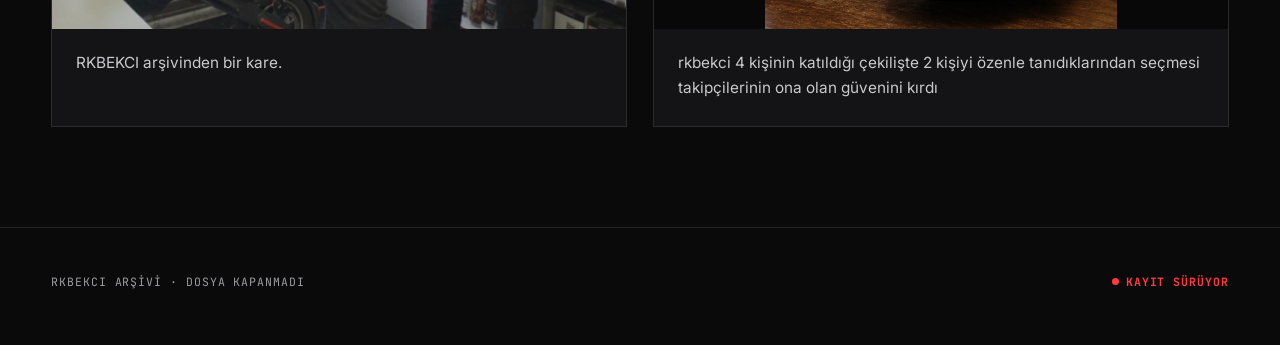
<file: rkbekci-site-guncellenmis-gercek-duzeltilmis/index.html>
<!doctype html><html lang="tr"><head><meta charset="utf-8"><meta name="viewport" content="width=device-width,initial-scale=1"><meta name="description" content="RKBEKCI arşivi — haberler, görseller ve yayıncılık hikâyeleri."><title>RKBEKCI — Arşiv</title><link rel="preconnect" href="https://fonts.googleapis.com"><link rel="preconnect" href="https://fonts.gstatic.com" crossorigin><link href="https://fonts.googleapis.com/css2?family=Bebas+Neue&family=JetBrains+Mono:wght@400;500;700&family=Inter:wght@400;500;600;700;800&display=swap" rel="stylesheet"><link rel="stylesheet" href="style.css"></head><body>
<header><div class="statusbar wrap"><span class="rec"><i></i>CANLI ARŞİV</span><span class="statusbar-meta">DOSYA NO. RK-2026-0341</span></div><nav class="wrap"><a class="brand" href="#top">RK<span>BEKCI</span></a><div class="links"><a href="#hikaye">Hikâye</a><a href="#galeri">Galeri</a></div></nav></header>
<main id="top"><section class="hero"><div class="wrap hero-grid"><div class="reveal"><div class="eyebrow">Dosya No. RK-2026-0341 &middot; Dijital Arşiv</div><h1>RK<span>BEKCI</span></h1><p>RKBEKCI hakkındaki güncel fotoğraflar ve her şey.</p><div class="actions"><a class="btn primary" href="#hikaye">Hikâyeyi oku</a><a class="btn" href="#galeri">Görsellere bak</a></div><div class="statrow"><div class="stat"><b>24</b><small>medya</small></div><div class="stat"><b>1</b><small>uzun içerik</small></div><div class="stat"><b>2026</b><small>arşiv başlangıcı</small></div></div></div><div class="hero-art"><span class="tape tape-l"></span><span class="tape tape-r"></span><img src="media/2026/08/gemini_generated_image_cyvkvecyvkvecyvk.png" alt="RKBEKCI arşiv görseli"><span class="photo-tag">KANIT-000 &middot; 2026.08</span></div></div><div class="marquee"><div class="marquee-track"><span>GORİLLA DRAMASI</span><span>TİK KRİZİ</span><span>KAMERA İNFAZI</span><span>ŞAHİNLER MARKET</span><span>ADK FIRTINASI</span><span>MOSSAD BAĞLANTISI İDDİASI</span><span>GORİLLA DRAMASI</span><span>TİK KRİZİ</span><span>KAMERA İNFAZI</span><span>ŞAHİNLER MARKET</span><span>ADK FIRTINASI</span><span>MOSSAD BAĞLANTISI İDDİASI</span></div></div></section>


<section id="hikaye"><div class="wrap"><div class="section-head"><div><div class="eyebrow">Kronik</div><h2>Uzun Hikâye</h2></div><p>Arşivdeki dağınık notlar tek parça, okunabilir bir dosyada birleştirildi.</p></div><article class="longread"><span class="tag">DOSYA_TAM &middot; TEK PARÇA</span><h3>Bekçi Kronikleri</h3><p>İşin başlangıcı Gorilla enerji içeceğiyle olmuştu. Formülü Almanya kökenli, üretimi ise Adana merkezli Oğuz Gıda tarafından yapılan bu içecek, bir toptancının rkbekci’ye ürünü toplu şekilde 35 TL’den teklif etmesiyle birlikte kısa sürede “Gorilla draması” adıyla anılan bir gündeme dönüştü. Olaylar büyüdükçe bekçi gorillaya biat ettiğini açıklayıp onunla pozlar verdi; kazanan taraf yine gorilla lobisi oldu.</p><p>Ticari cephede tek mesele Gorilla değildi elbette. Şahinler Market’i de yönetmekle meşgul olan bekçi için günlük iş temposu, sağlık durumu ve yaşam koşulları dışarıda çok sık görünmeyi zorlaştırsa da, yayınlarda zaman zaman paylaşılan doğal ve samimi anlar izleyicinin ilgisini hep diri tuttu. Aynı marketin rafında bu kez Coca-Cola vardı: 69 TL’ye satılan ürünün toptancı tarafından yine 69 TL’den teklif edilmesi olayların fitilini ateşledi, üstüne tente talebine karşılık gelen 60 bin TL’lik yatırımın “dolaplar amacı dışında kullanılıyor” bahanesiyle askıya alınması krizi daha da büyüttü.</p><p>İtibar cephesi de sakin değildi. Bekçinin tik alması kimi izleyicilere göre hak edilerek değil, bağlantı ve torpille gerçekleşmişti; yayın sıklığının azalması ve KCİP’e her yaklaşılışında yayınların seyrekleşmesi bu görüşü güçlendirdi ve durum izleyiciler arasında “götünün kalkması” diye anılmaya başladı. Sinirler gerildiğinde sahne yine boş kalmadı: chat’teki insanlara art arda adk atan bekçi, en sonunda öfkesini kameradan çıkararak “kameranın infazını” verdi ve bu an arşive kendi başlığıyla geçti.</p><p>Aynı dönemde bir de scooterla ön kaldırma denemesi görüntülendi; bekçinin “mossad bağlantıları” videonun şimdilik gün yüzüne çıkmasını önlemiş görünse de, görüntünün er ya da geç ortaya çıkacağı yönündeki beklenti hâlâ canlı. Lakap cephesinde “reality king” unvanının yanına eklenen “brpbekci” etiketi, Google’dan açılan dandik çatlak ekran görüntüleriyle kandırma girişimleriyle pekişti ve esnaflar odası üyeleri arasında pek de iyi bir sicil bırakmadı.</p><p>Tüm bunların karşısında imajı yumuşatan anlar da yok değil: 23 Nisan’da patron koltuğunu çocuk izleyicilerine devredip onları yabancılardan koruma çabası, ya da takipçilerine mimikleriyle sevgisini gösterdiği kareler, arşivin daha sıcak tarafını oluşturuyor. Gorilla enerji içeceği etrafında şekillenen bu sürecin hem ticari hem sosyal yönleri, bekçinin hayatına kısa süreli de olsa farklı bir hareket kattı ve izleyiciler için takip edilmesi eğlenceli bir konu haline geldi. Olayın ilerleyen günlerde nasıl bir yön alacağı ise merak konusu olmaya devam ediyor.</p></article></div></section><section id="galeri"><div class="wrap"><div class="section-head"><div><div class="eyebrow">Medya</div><h2>Galeri</h2></div><p>WordPress medya dışa aktarımından gelen görseller doğrudan yerel medya klasöründen servis ediliyor.</p></div><div class="gallery"><article class="card"><div class="media"><img loading="lazy" src="media/2026/07/gemini_generated_image_rbcocnrbcocnrbco.jpg" alt="Rkbekci 0.7.07.2026 tarihli yayınında evine ekmek götürmeye çalışan gariban bir sineğin anasına bacısına kayarak onun gu"><span class="tag media-tag">KARE 01 &middot; 2026.07</span></div><div class="card-body"><p>Rkbekci 0.7.07.2026 tarihli yayınında evine ekmek götürmeye çalışan gariban bir sineğin anasına bacısına kayarak onun gururuyla oynamış ve ailesine ekmek götürmesini engellemiştir</p></div></article><article class="card"><div class="media"><img loading="lazy" src="media/2026/08/gemini_generated_image_cyvkvecyvkvecyvk.png" alt="RKBEKCİ nin gençlik yılları"><span class="tag media-tag">KARE 02 &middot; 2026.08</span></div><div class="card-body"><p>RKBEKCİ nin gençlik yılları</p></div></article><article class="card"><div class="media"><img loading="lazy" src="media/2026/08/chatgpt-image-10-agu-2026-19_55_14.png" alt="özgür suriye siyasetine girişen emre şahinin gençlik yıllarından bir fotoğraf"><span class="tag media-tag">KARE 03 &middot; 2026.08</span></div><div class="card-body"><p>özgür suriye siyasetine girişen emre şahinin gençlik yıllarından bir fotoğraf</p></div></article><article class="card"><div class="media"><img loading="lazy" src="media/2026/08/chatgpt-image-10-agu-2026-19_52_59-1.png" alt="İranın emre şahin isimli önemli iş insanı ile son zamanlarda ortak geliştirdiği  hipersonik füzesi fettah füzesininden b"><span class="tag media-tag">KARE 04 &middot; 2026.08</span></div><div class="card-body"><p>İranın emre şahin isimli önemli iş insanı ile son zamanlarda ortak geliştirdiği  hipersonik füzesi fettah füzesininden bir fotoğraf</p></div></article><article class="card"><div class="media"><img loading="lazy" src="media/2026/07/ekran-goruntusu-2026-07-29-155036.png" alt="RKBEKCİ 0.7.07.2026 tarihli yayında gorillaya biat ettiğini açıklamış ve gorillayla pozlar vermiştir ve kazanan taraf go"><span class="tag media-tag">KARE 05 &middot; 2026.07</span></div><div class="card-body"><p>RKBEKCİ 0.7.07.2026 tarihli yayında gorillaya biat ettiğini açıklamış ve gorillayla pozlar vermiştir ve kazanan taraf gorilla lobisi olmuştur</p></div></article><article class="card"><div class="media"><img loading="lazy" src="media/2026/07/ekran-goruntusu-2026-07-07-181808.png" alt="Gorilla enerji içeceği toptancı teklifiyle gündeme gelen an"><span class="tag media-tag">KARE 06 &middot; 2026.07</span></div><div class="card-body"><p>Gorilla enerji içeceği, formülü Almanya’da geliştirilen ve üretimi Türkiye’de, Adana merkezli Oğuz Gıda tarafından gerçekleştirilen bir enerji içeceğidir. rkbekci’ye bir toptancı tarafından ürünün toplu şekilde 35 TL gibi dikkat çekici bir fiyatla teklif edilmesi, olayların fitilini ateşlemiş ve kısa sürede “Gorilla draması” olarak anılmaya başlamıştır.</p></div></article><article class="card"><div class="media"><img loading="lazy" src="media/2026/07/rbekci.png" alt="bekcinin okuma yazma bozukluğunun sebebinin ilkokulu atlayıp direk ortaokula geçmesinden kaynaklandığı düşünülmektedir b"><span class="tag media-tag">KARE 07 &middot; 2026.07</span></div><div class="card-body"><p>bekcinin okuma yazma bozukluğunun sebebinin ilkokulu atlayıp direk ortaokula geçmesinden kaynaklandığı düşünülmektedir buda hayranları arasında şaşkınlık yaratmaktadır</p></div></article><article class="card"><div class="media"><img loading="lazy" src="media/2026/07/gemini_generated_image_6f6fcp6f6fcp6f6f.png" alt="bekcinin sinirden kamerayı bozduğu o andan bir kare bekci son günlerdeki sinirini chatteki insanlara adk atarak çıkaran "><span class="tag media-tag">KARE 08 &middot; 2026.07</span></div><div class="card-body"><p>bekcinin sinirden kamerayı bozduğu o andan bir kare bekci son günlerdeki sinirini chatteki insanlara adk atarak çıkaran bekci en son hamleyi kameraya yaparak kameranın infazını vermiş bulundu</p></div></article><article class="card"><div class="media"><img loading="lazy" src="media/2026/06/ekran-goruntusu-2026-05-17-132645.png" alt="Bekci 26 ve 27 haziran tarihli yayınlarında toplam 15 adkdan fazla atarak anaları sofra bezi yapmış insanlara kırıcı dav"><span class="tag media-tag">KARE 09 &middot; 2026.06</span></div><div class="card-body"><p>Bekci 26 ve 27 haziran tarihli yayınlarında toplam 15 adkdan fazla atarak anaları sofra bezi yapmış insanlara kırıcı davranışlarda bulunmuştur ilerleyen günlerde bu hatadan dönmezse kariyerindeki düşüş devam edecektir</p></div></article><article class="card"><div class="media"><img loading="lazy" src="media/2026/06/ekran-goruntusu-2026-06-08-215226-1.png" alt="bekci ne kadar reality king olarak bilinsede bir lakabı daha vardır oda brpbekci bu bok rp bekci anlamına gelmektedir in"><span class="tag media-tag">KARE 10 &middot; 2026.06</span></div><div class="card-body"><p>bekci ne kadar reality king olarak bilinsede bir lakabı daha vardır oda brpbekci bu bok rp bekci anlamına gelmektedir insanlara googledan açtığı dandik ekran kırığı fotoğraflarıyla kandırmaya çalışmakta ama herseferinde farklı bir fotoğraf açmaktadır bu ona esnaflar odası üyeleri arasında kötü bir ün kazandırmıştır</p></div></article><article class="card"><div class="media"><img loading="lazy" src="media/2026/05/ekran-goruntusu-2026-05-25-181703.png" alt="bekci kariyerindeki gelişmelerle tik almayı başarmıştır ama chatteki insanlar bunun hakedilerek değil bekcinin bağlantı "><span class="tag media-tag">KARE 11 &middot; 2026.05</span></div><div class="card-body"><p>bekci kariyerindeki gelişmelerle tik almayı başarmıştır ama chatteki insanlar bunun hakedilerek değil bekcinin bağlantı ve torpilleri sayesinde aldığını düşünmektedir bakkal yayınlarının azalması ve kcip almaya yaklaşılan her an bekcinin yayınları azaltması bekcinin tiki aldıktan sonra tavrının değiştiğini göstermektedir izleyiciler bu durumu &quot;götünün kalkması&quot; olarak adlandırmaktadır</p></div></article><article class="card"><div class="media"><img loading="lazy" src="media/2026/05/ekran-goruntusu-2026-05-29-155709.png" alt="bekci alınan son haberlere göre scooterla ön kaldırmaya çalışmış ve bu videoyu alınmış ama bekci mossad bağlantılarını k"><span class="tag media-tag">KARE 12 &middot; 2026.05</span></div><div class="card-body"><p>bekci alınan son haberlere göre scooterla ön kaldırmaya çalışmış ve bu videoyu alınmış ama bekci mossad bağlantılarını kullanarak şuanlık videoyu güvende tutmaya çalışmaktadır ama yaşlı emrenin eline videonun geçmesi yakın zamanda videonun bizimle olacağına işaret olabilir</p></div></article><article class="card"><div class="media"><img loading="lazy" src="media/2026/04/whatsapp-image-2026-04-19-at-16.23.21-1.jpeg" alt="Coca Cola amerika merkezli aynı zaman türkiyede üretim yapan bir içecek firmasıdır ne kadar arada sırada fare kanı ile a"><span class="tag media-tag">KARE 13 &middot; 2026.04</span></div><div class="card-body"><p>Coca Cola amerika merkezli aynı zaman türkiyede üretim yapan bir içecek firmasıdır ne kadar arada sırada fare kanı ile anılsada rkbekci markanın samimiyetine güvenerek marketinde bu ürünlere yer vermektedir. Ama son zamanlarda yhm markette 69tl ye satılan kolanın ona toptancı tarafından 69tlden teklif edilmesi olayların fitilini ateşlemiş ve olayların büyümesine ve basurunda hasara yol açmıştır aynı zamanda tente isteyen bekciye toptancının 60bin tlik yatırım yapıcam ama dolaplar amacın dışında kullanılıyor bahanesini kullanmasıyla olaylar dahada büyümüştür</p></div></article><article class="card"><div class="media"><img loading="lazy" src="media/2026/04/evet-1.png" alt="rkbekci Şahinler Market işletmesi başında"><span class="tag media-tag">KARE 14 &middot; 2026.04</span></div><div class="card-body"><p>rkbekci, yalnızca yayıncılıkla değil, aynı zamanda Şahinler Market adlı işletmeyi yönetmekle de meşguldür. Günlük iş temposu, sağlık durumu ve yaşam koşulları nedeniyle kendisini dışarıda çok sık görmek mümkün olmasa da, yayınlarda zaman zaman paylaşılan doğal ve samimi anlar izleyiciler tarafından ilgiyle takip edilmektedir.</p></div></article><article class="card"><div class="media"><img loading="lazy" src="media/2026/04/dil.png" alt="bekci takipçilerine sevgisini zaman zaman mimikleri ile ifade etmektedir"><span class="tag media-tag">KARE 15 &middot; 2026.04</span></div><div class="card-body"><p>bekci takipçilerine sevgisini zaman zaman mimikleri ile ifade etmektedir</p></div></article><article class="card"><div class="media"><img loading="lazy" src="media/2026/05/ekran-goruntusu-2026-05-17-221239.png" alt="bekci 23 nisanda patron koltuğunu çocuk izleyicilerine devretmekte ve onlara keyifli anlar yaşatmaktadır aynı zamanda ço"><span class="tag media-tag">KARE 16 &middot; 2026.05</span></div><div class="card-body"><p>bekci 23 nisanda patron koltuğunu çocuk izleyicilerine devretmekte ve onlara keyifli anlar yaşatmaktadır aynı zamanda çocuk izleyicisini korumak için yabancıları uzaklaştırmaya çalışmaktadır</p></div></article><article class="card"><div class="media"><img loading="lazy" src="media/2026/04/k6s2jq9-1.jpg" alt="bekci dükkanına gelen yabancı insanları ilk başta güler yüzle karşılasada zaman zaman sinirlerine hakim olamayıp onların"><span class="tag media-tag">KARE 17 &middot; 2026.04</span></div><div class="card-body"><p>bekci dükkanına gelen yabancı insanları ilk başta güler yüzle karşılasada zaman zaman sinirlerine hakim olamayıp onların peşine düşmektedir</p></div></article><article class="card"><div class="media"><img loading="lazy" src="media/2026/04/samimi-1.png" alt="Gorilla draması sürecinin genel değerlendirmesi"><span class="tag media-tag">KARE 18 &middot; 2026.04</span></div><div class="card-body"><p>Tüm bu gelişmeler bir araya geldiğinde, ortaya hem ticari hem de sosyal yönleri olan ilginç bir hikâye çıkmaktadır. Gorilla enerji içeceği etrafında şekillenen bu süreç, rkbekci’nin hayatına kısa süreli de olsa farklı bir hareket katmış ve izleyiciler için de takip edilmesi eğlenceli bir konu haline gelmiştir.</p></div></article><article class="card"><div class="media"><img loading="lazy" src="media/2026/05/ekran-goruntusu-2026-05-17-220336-1.png" alt="RKBEKCI arşivinden bir kare."><span class="tag media-tag">KARE 19 &middot; 2026.05</span></div><div class="card-body"><p>RKBEKCI arşivinden bir kare.</p></div></article><article class="card"><div class="media"><img loading="lazy" src="media/2026/05/ekran-goruntusu-2026-05-14-181348.png" alt="RKBEKCI arşivinden bir kare."><span class="tag media-tag">KARE 20 &middot; 2026.05</span></div><div class="card-body"><p>RKBEKCI arşivinden bir kare.</p></div></article><article class="card"><div class="media"><img loading="lazy" src="media/2026/05/ekran-goruntusu-2026-05-17-221239-1.png" alt="RKBEKCI arşivinden bir kare."><span class="tag media-tag">KARE 21 &middot; 2026.05</span></div><div class="card-body"><p>RKBEKCI arşivinden bir kare.</p></div></article><article class="card"><div class="media"><img loading="lazy" src="media/2026/05/ekran-goruntusu-2026-05-17-220336.png" alt="RKBEKCI arşivinden bir kare."><span class="tag media-tag">KARE 22 &middot; 2026.05</span></div><div class="card-body"><p>RKBEKCI arşivinden bir kare.</p></div></article><article class="card"><div class="media"><img loading="lazy" src="media/2026/05/ekran-goruntusu-2026-05-29-142355.png" alt="RKBEKCI arşivinden bir kare."><span class="tag media-tag">KARE 23 &middot; 2026.05</span></div><div class="card-body"><p>RKBEKCI arşivinden bir kare.</p></div></article><article class="card"><div class="media"><img loading="lazy" src="media/2026/08/rkbekci-testo-xxl.png" alt="rkbekci 4 kişinin katıldığı çekilişte 2 kişiyi özenle tanıdıklarından seçmesi takipçilerinin ona olan güvenini kırdı"><span class="tag media-tag">KARE 24 &middot; 2026.08</span></div><div class="card-body"><p>rkbekci 4 kişinin katıldığı çekilişte 2 kişiyi özenle tanıdıklarından seçmesi takipçilerinin ona olan güvenini kırdı</p></div></article></div></div></section>
</main><footer><div class="wrap footer-row"><span>RKBEKCI ARŞİVİ &middot; DOSYA KAPANMADI</span><span class="rec"><i></i>KAYIT SÜRÜYOR</span></div></footer><script src="script.js"></script>

<div id="rkLightbox" aria-hidden="true"><button id="rkClose" aria-label="Kapat">×</button><img id="rkLbImg" alt=""><div id="rkCaption"></div></div></body></html>
</file>
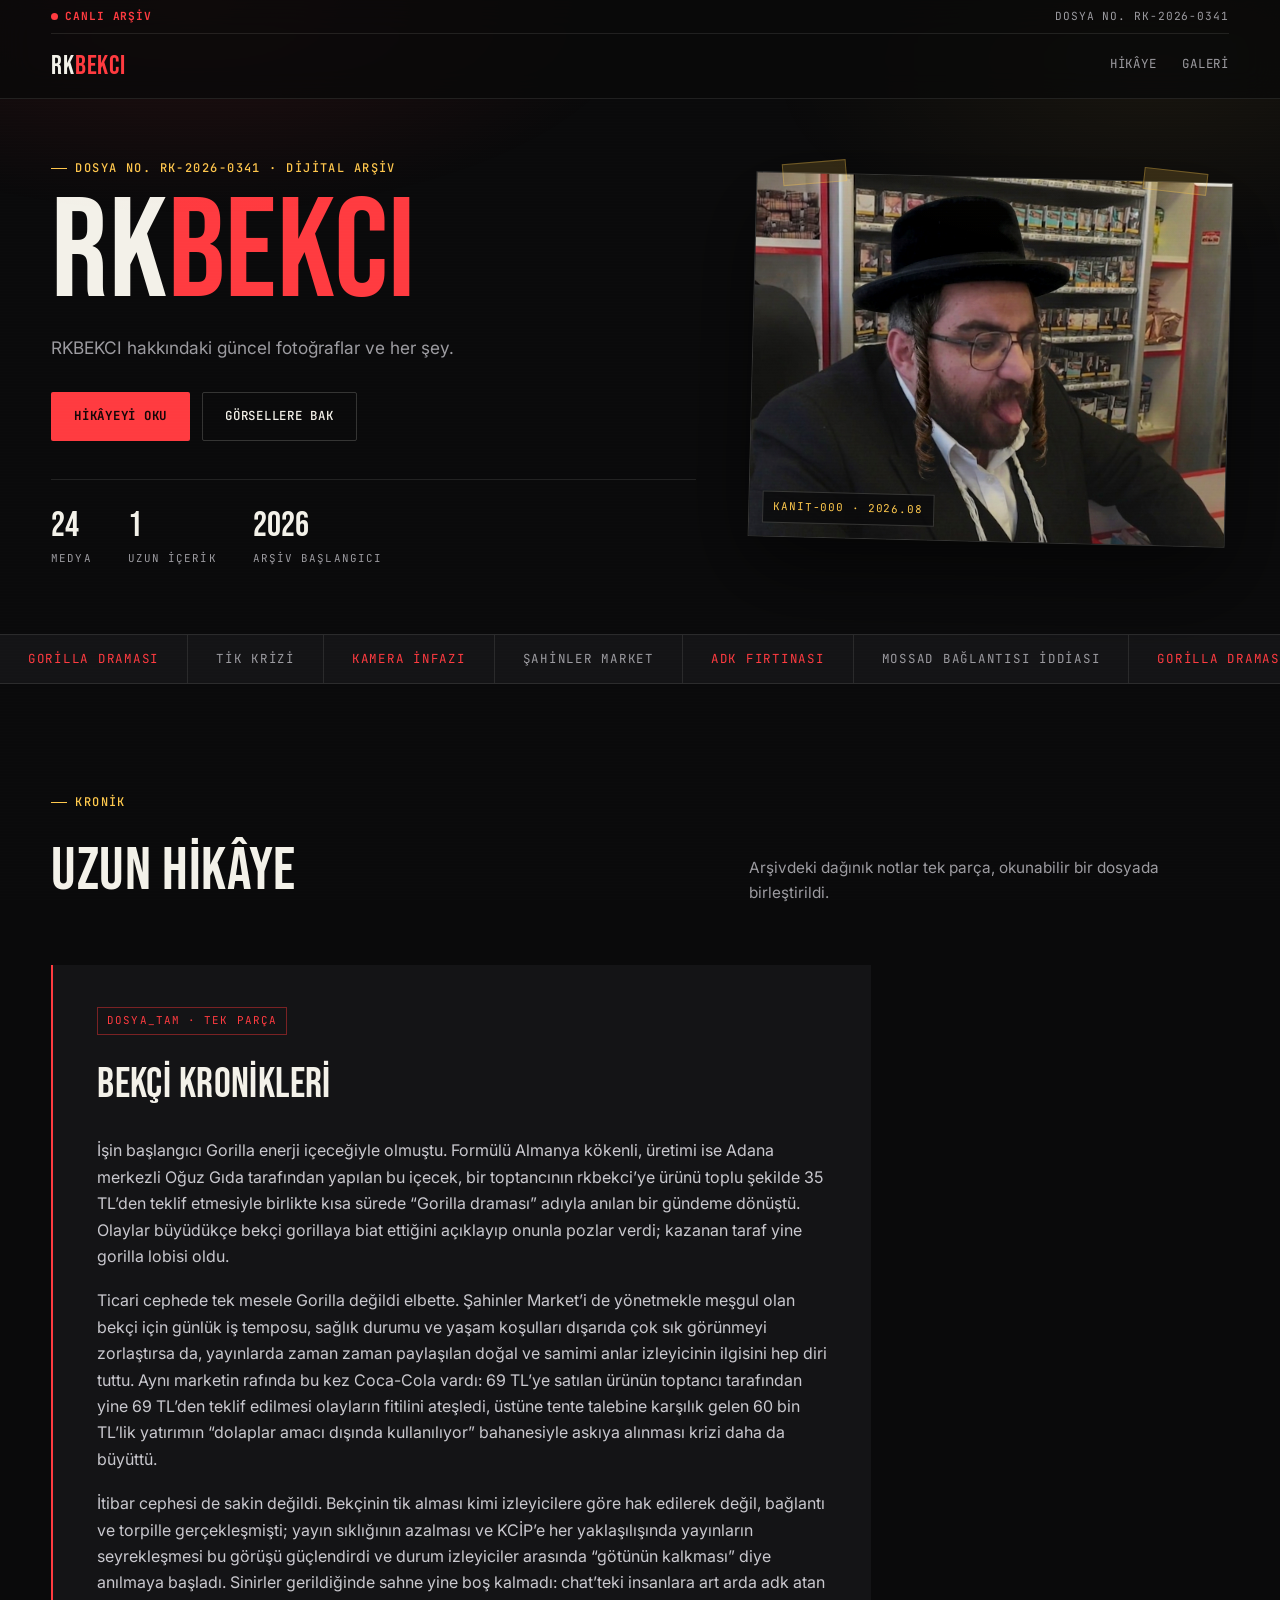
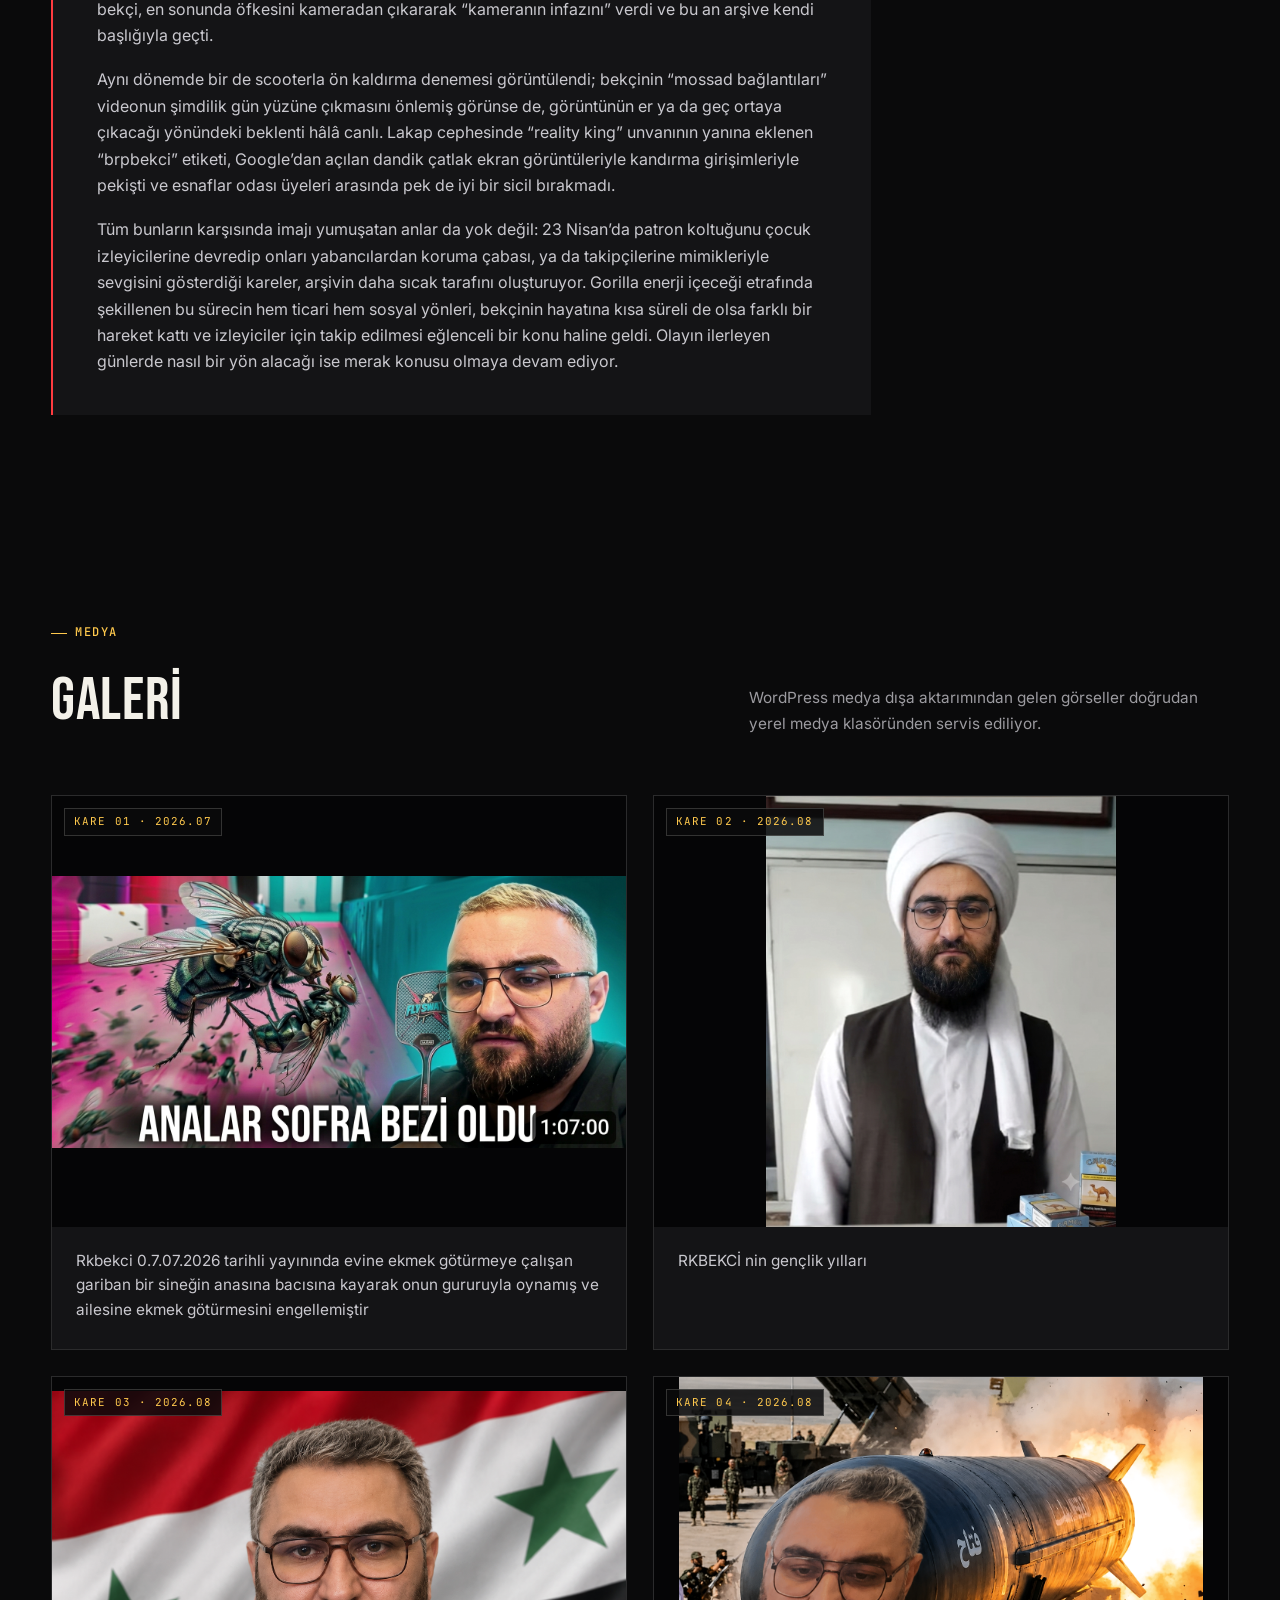
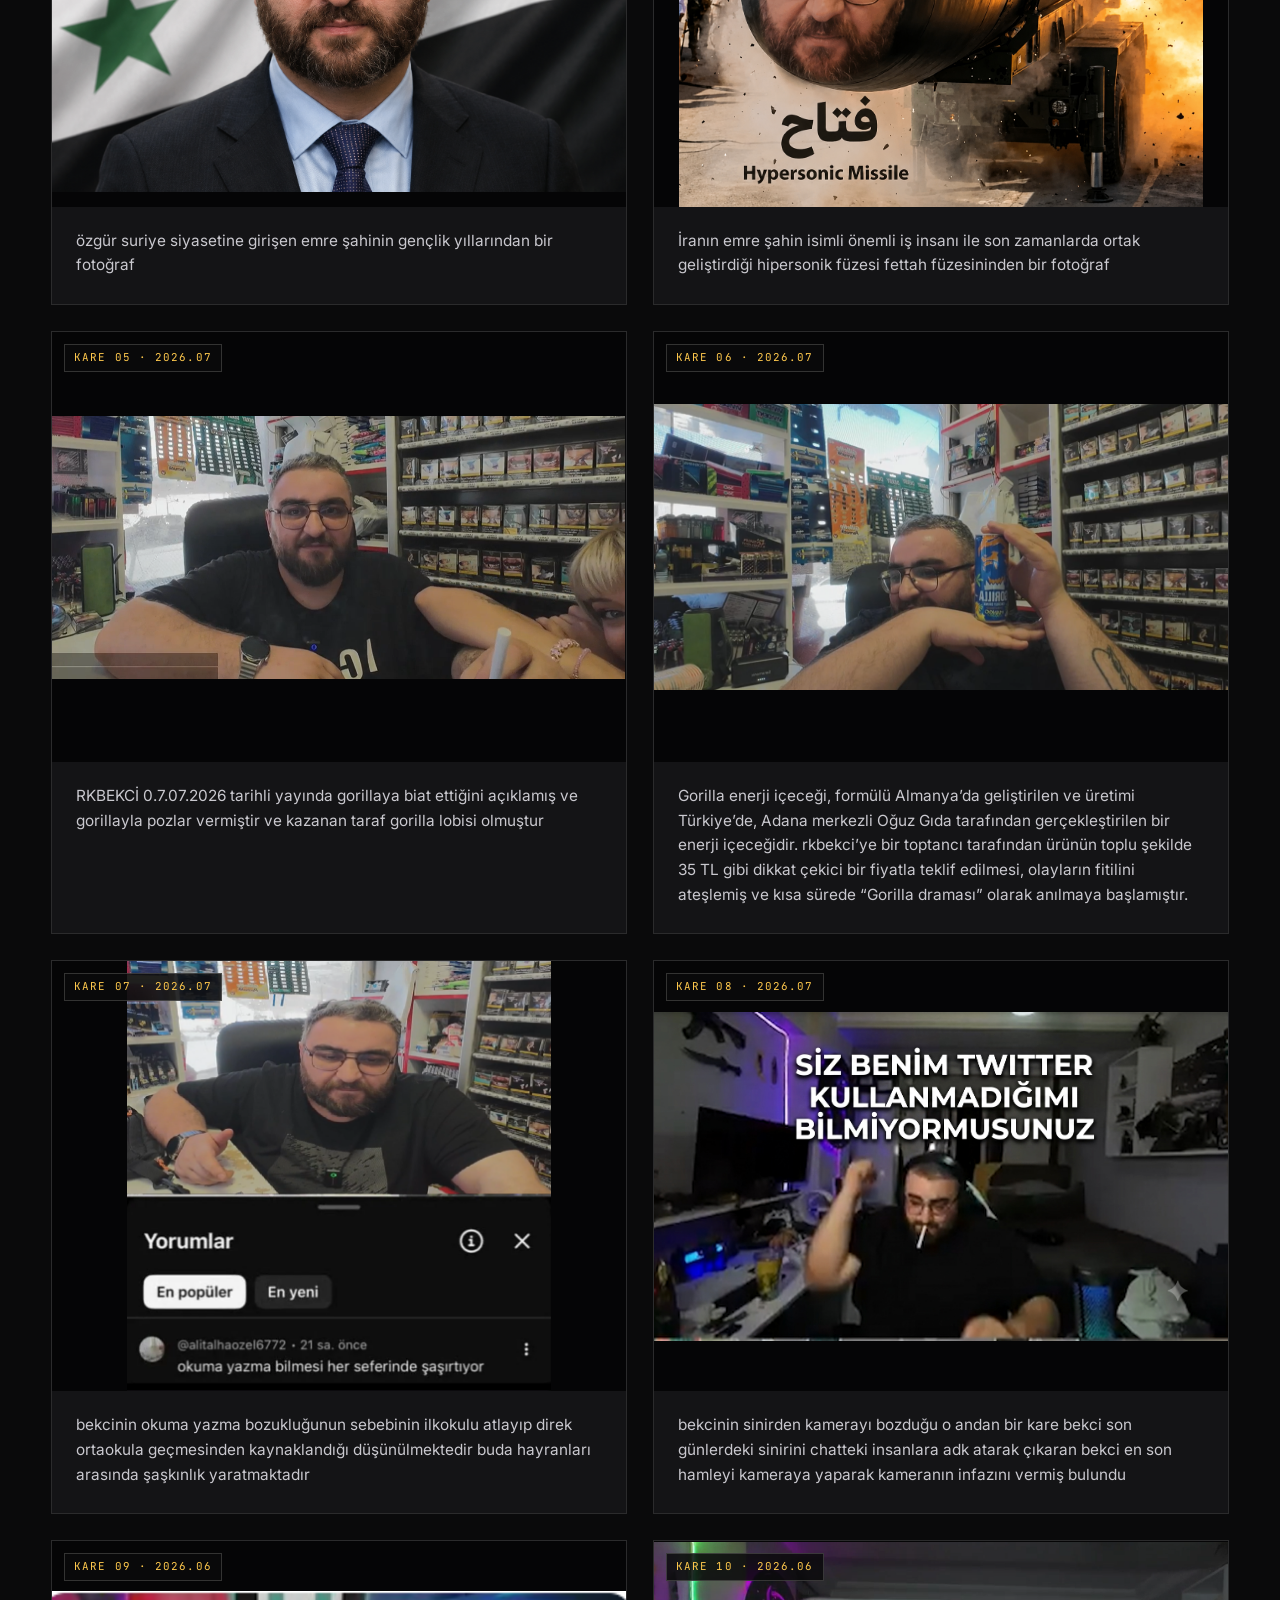
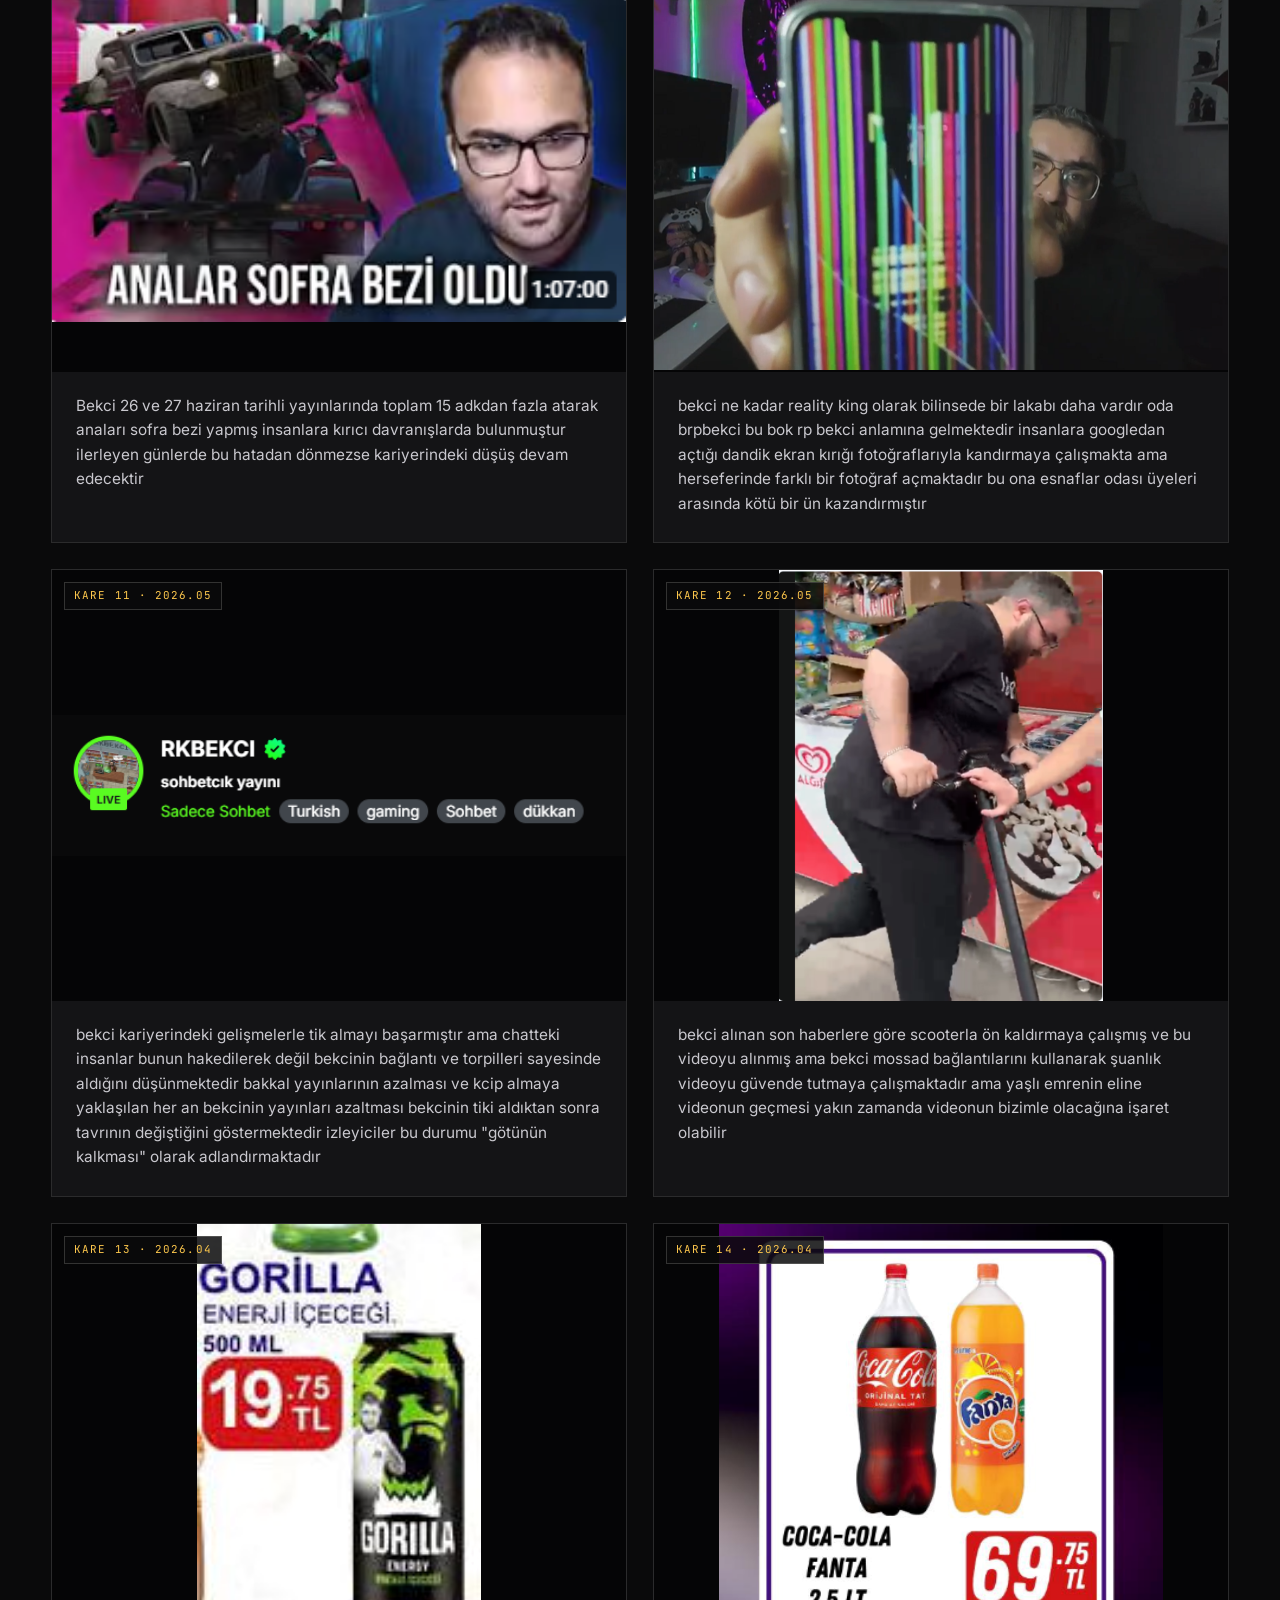
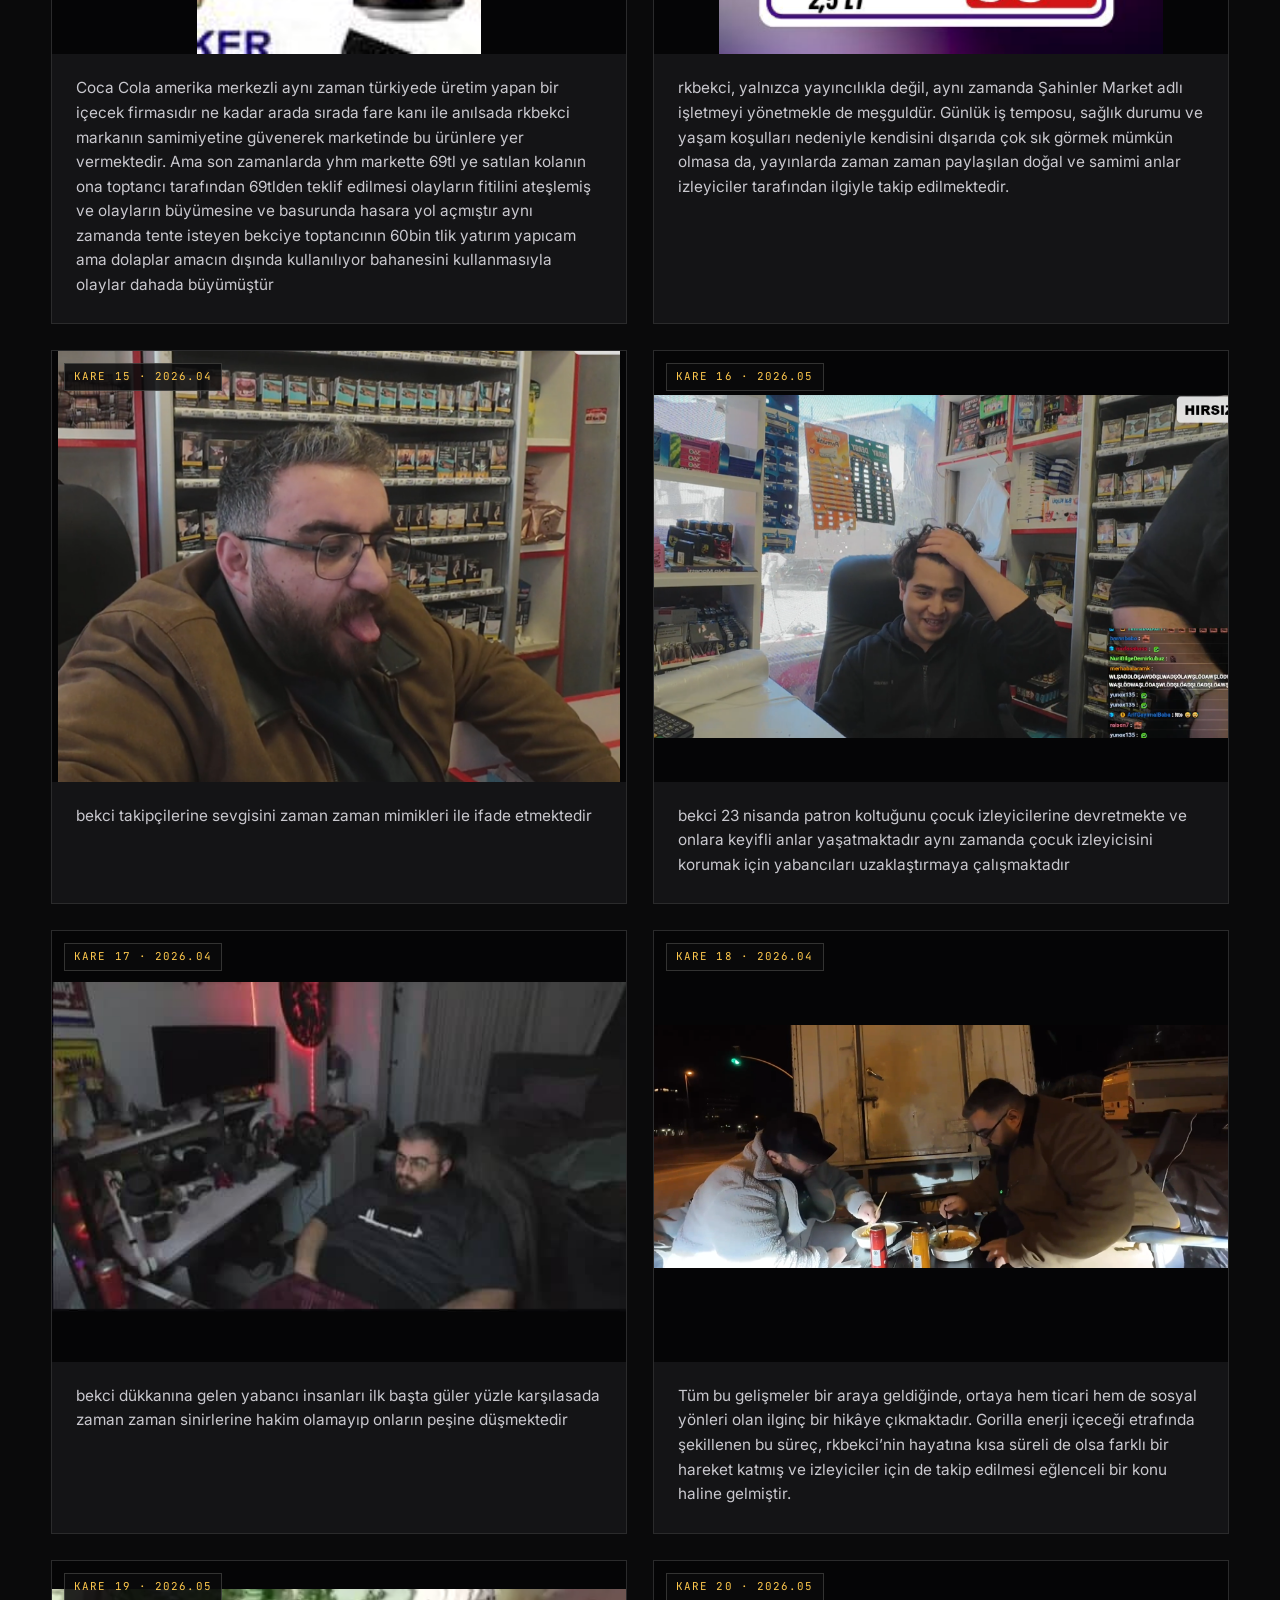
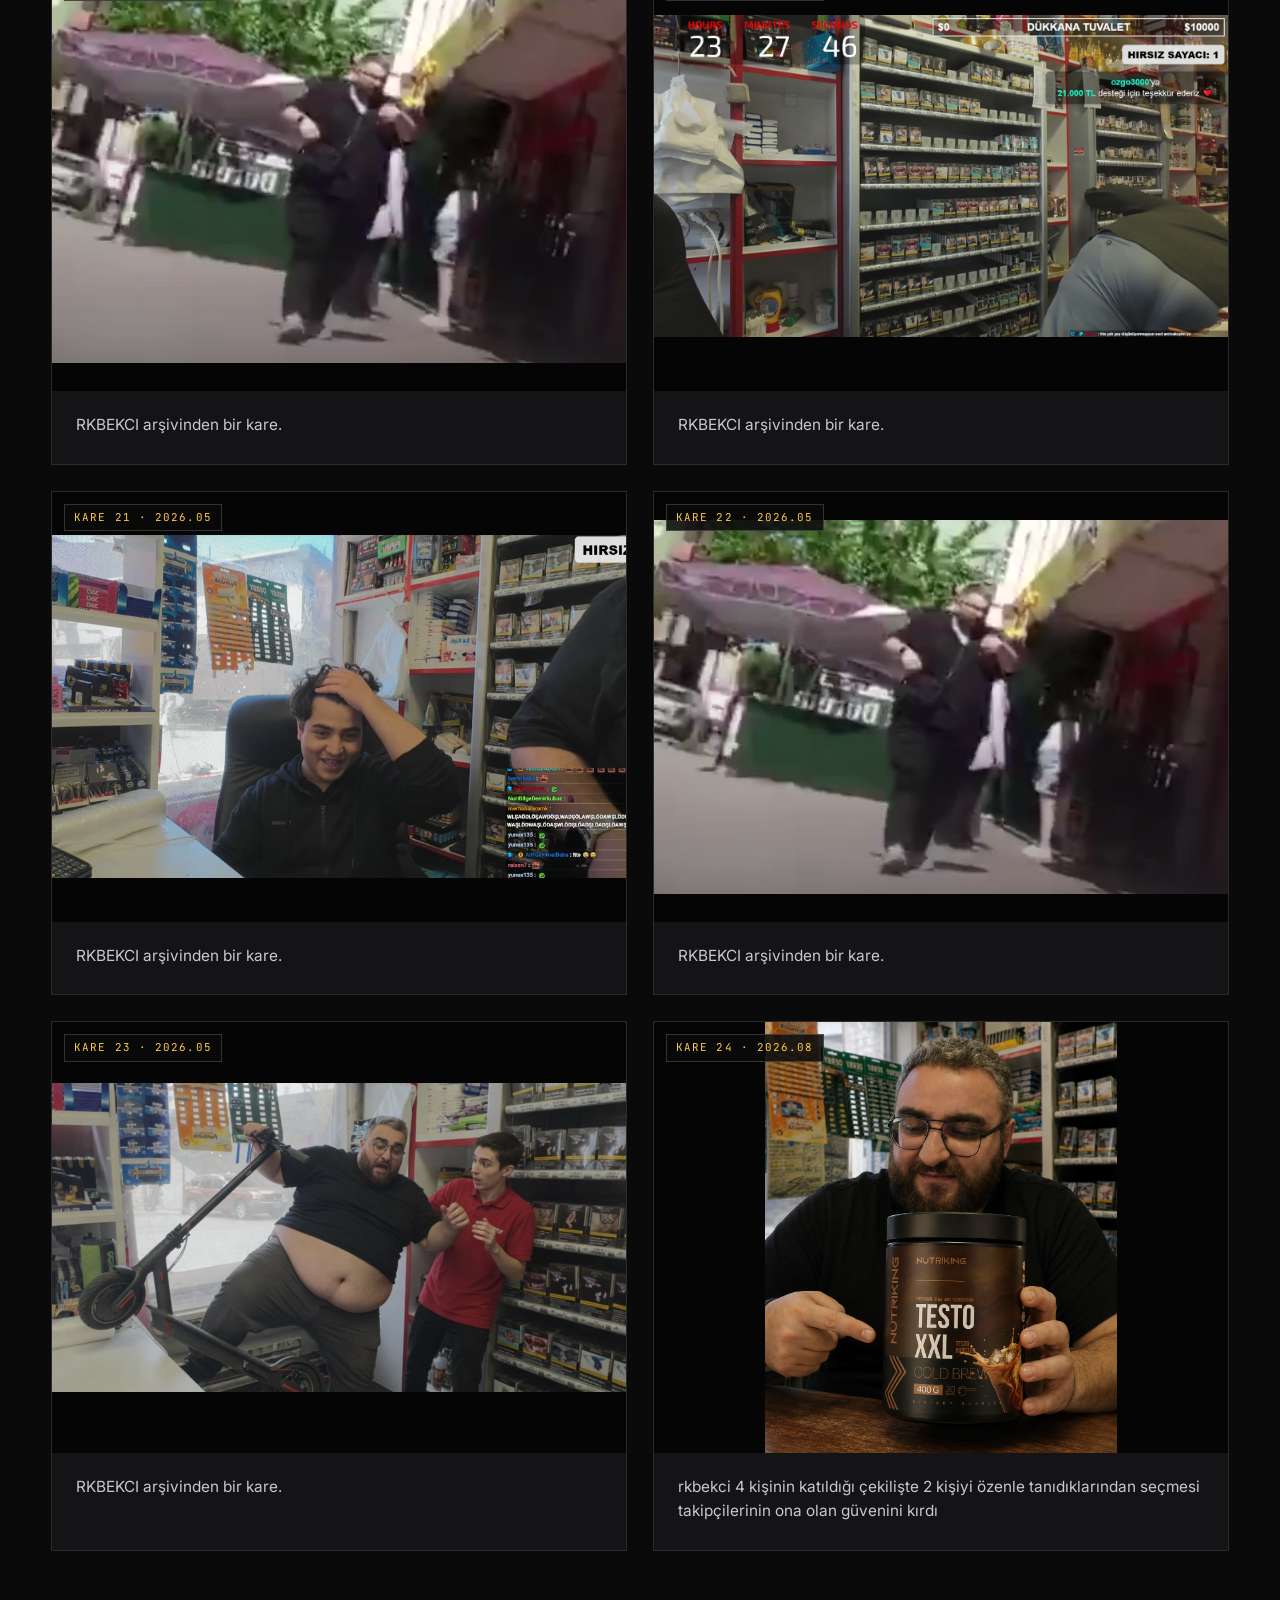
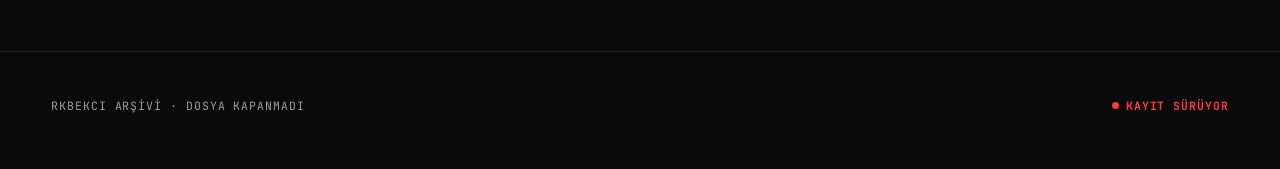
<file: rkbekci-site-yeni-fotolu-duzeltilmis/index.html>
<!doctype html><html lang="tr"><head><meta charset="utf-8"><meta name="viewport" content="width=device-width,initial-scale=1"><meta name="description" content="RKBEKCI arşivi — haberler, görseller ve yayıncılık hikâyeleri."><title>RKBEKCI — Arşiv</title><link rel="preconnect" href="https://fonts.googleapis.com"><link rel="preconnect" href="https://fonts.gstatic.com" crossorigin><link href="https://fonts.googleapis.com/css2?family=Bebas+Neue&family=JetBrains+Mono:wght@400;500;700&family=Inter:wght@400;500;600;700;800&display=swap" rel="stylesheet"><link rel="stylesheet" href="style.css"></head><body>
<header><div class="statusbar wrap"><span class="rec"><i></i>CANLI ARŞİV</span><span class="statusbar-meta">DOSYA NO. RK-2026-0341</span></div><nav class="wrap"><a class="brand" href="#top">RK<span>BEKCI</span></a><div class="links"><a href="#hikaye">Hikâye</a><a href="#galeri">Galeri</a></div></nav></header>
<main id="top"><section class="hero"><div class="wrap hero-grid"><div class="reveal"><div class="eyebrow">Dosya No. RK-2026-0341 &middot; Dijital Arşiv</div><h1>RK<span>BEKCI</span></h1><p>RKBEKCI hakkındaki güncel fotoğraflar ve her şey.</p><div class="actions"><a class="btn primary" href="#hikaye">Hikâyeyi oku</a><a class="btn" href="#galeri">Görsellere bak</a></div><div class="statrow"><div class="stat"><b>24</b><small>medya</small></div><div class="stat"><b>1</b><small>uzun içerik</small></div><div class="stat"><b>2026</b><small>arşiv başlangıcı</small></div></div></div><div class="hero-art"><span class="tape tape-l"></span><span class="tape tape-r"></span><img src="media/2026/08/rkbekci-giris-yeni.jpg" alt="RKBEKCI arşiv giriş görseli" loading="eager" fetchpriority="high"><span class="photo-tag">KANIT-000 &middot; 2026.08</span></div></div><div class="marquee"><div class="marquee-track"><span>GORİLLA DRAMASI</span><span>TİK KRİZİ</span><span>KAMERA İNFAZI</span><span>ŞAHİNLER MARKET</span><span>ADK FIRTINASI</span><span>MOSSAD BAĞLANTISI İDDİASI</span><span>GORİLLA DRAMASI</span><span>TİK KRİZİ</span><span>KAMERA İNFAZI</span><span>ŞAHİNLER MARKET</span><span>ADK FIRTINASI</span><span>MOSSAD BAĞLANTISI İDDİASI</span></div></div></section>


<section id="hikaye"><div class="wrap"><div class="section-head"><div><div class="eyebrow">Kronik</div><h2>Uzun Hikâye</h2></div><p>Arşivdeki dağınık notlar tek parça, okunabilir bir dosyada birleştirildi.</p></div><article class="longread"><span class="tag">DOSYA_TAM &middot; TEK PARÇA</span><h3>Bekçi Kronikleri</h3><p>İşin başlangıcı Gorilla enerji içeceğiyle olmuştu. Formülü Almanya kökenli, üretimi ise Adana merkezli Oğuz Gıda tarafından yapılan bu içecek, bir toptancının rkbekci’ye ürünü toplu şekilde 35 TL’den teklif etmesiyle birlikte kısa sürede “Gorilla draması” adıyla anılan bir gündeme dönüştü. Olaylar büyüdükçe bekçi gorillaya biat ettiğini açıklayıp onunla pozlar verdi; kazanan taraf yine gorilla lobisi oldu.</p><p>Ticari cephede tek mesele Gorilla değildi elbette. Şahinler Market’i de yönetmekle meşgul olan bekçi için günlük iş temposu, sağlık durumu ve yaşam koşulları dışarıda çok sık görünmeyi zorlaştırsa da, yayınlarda zaman zaman paylaşılan doğal ve samimi anlar izleyicinin ilgisini hep diri tuttu. Aynı marketin rafında bu kez Coca-Cola vardı: 69 TL’ye satılan ürünün toptancı tarafından yine 69 TL’den teklif edilmesi olayların fitilini ateşledi, üstüne tente talebine karşılık gelen 60 bin TL’lik yatırımın “dolaplar amacı dışında kullanılıyor” bahanesiyle askıya alınması krizi daha da büyüttü.</p><p>İtibar cephesi de sakin değildi. Bekçinin tik alması kimi izleyicilere göre hak edilerek değil, bağlantı ve torpille gerçekleşmişti; yayın sıklığının azalması ve KCİP’e her yaklaşılışında yayınların seyrekleşmesi bu görüşü güçlendirdi ve durum izleyiciler arasında “götünün kalkması” diye anılmaya başladı. Sinirler gerildiğinde sahne yine boş kalmadı: chat’teki insanlara art arda adk atan bekçi, en sonunda öfkesini kameradan çıkararak “kameranın infazını” verdi ve bu an arşive kendi başlığıyla geçti.</p><p>Aynı dönemde bir de scooterla ön kaldırma denemesi görüntülendi; bekçinin “mossad bağlantıları” videonun şimdilik gün yüzüne çıkmasını önlemiş görünse de, görüntünün er ya da geç ortaya çıkacağı yönündeki beklenti hâlâ canlı. Lakap cephesinde “reality king” unvanının yanına eklenen “brpbekci” etiketi, Google’dan açılan dandik çatlak ekran görüntüleriyle kandırma girişimleriyle pekişti ve esnaflar odası üyeleri arasında pek de iyi bir sicil bırakmadı.</p><p>Tüm bunların karşısında imajı yumuşatan anlar da yok değil: 23 Nisan’da patron koltuğunu çocuk izleyicilerine devredip onları yabancılardan koruma çabası, ya da takipçilerine mimikleriyle sevgisini gösterdiği kareler, arşivin daha sıcak tarafını oluşturuyor. Gorilla enerji içeceği etrafında şekillenen bu sürecin hem ticari hem sosyal yönleri, bekçinin hayatına kısa süreli de olsa farklı bir hareket kattı ve izleyiciler için takip edilmesi eğlenceli bir konu haline geldi. Olayın ilerleyen günlerde nasıl bir yön alacağı ise merak konusu olmaya devam ediyor.</p></article></div></section><section id="galeri"><div class="wrap"><div class="section-head"><div><div class="eyebrow">Medya</div><h2>Galeri</h2></div><p>WordPress medya dışa aktarımından gelen görseller doğrudan yerel medya klasöründen servis ediliyor.</p></div><div class="gallery"><article class="card"><div class="media"><img loading="lazy" src="media/2026/07/gemini_generated_image_rbcocnrbcocnrbco.jpg" alt="Rkbekci 0.7.07.2026 tarihli yayınında evine ekmek götürmeye çalışan gariban bir sineğin anasına bacısına kayarak onun gu"><span class="tag media-tag">KARE 01 &middot; 2026.07</span></div><div class="card-body"><p>Rkbekci 0.7.07.2026 tarihli yayınında evine ekmek götürmeye çalışan gariban bir sineğin anasına bacısına kayarak onun gururuyla oynamış ve ailesine ekmek götürmesini engellemiştir</p></div></article><article class="card"><div class="media"><img loading="lazy" src="media/2026/08/gemini_generated_image_cyvkvecyvkvecyvk.png" alt="RKBEKCİ nin gençlik yılları"><span class="tag media-tag">KARE 02 &middot; 2026.08</span></div><div class="card-body"><p>RKBEKCİ nin gençlik yılları</p></div></article><article class="card"><div class="media"><img loading="lazy" src="media/2026/08/chatgpt-image-10-agu-2026-19_55_14.png" alt="özgür suriye siyasetine girişen emre şahinin gençlik yıllarından bir fotoğraf"><span class="tag media-tag">KARE 03 &middot; 2026.08</span></div><div class="card-body"><p>özgür suriye siyasetine girişen emre şahinin gençlik yıllarından bir fotoğraf</p></div></article><article class="card"><div class="media"><img loading="lazy" src="media/2026/08/chatgpt-image-10-agu-2026-19_52_59-1.png" alt="İranın emre şahin isimli önemli iş insanı ile son zamanlarda ortak geliştirdiği  hipersonik füzesi fettah füzesininden b"><span class="tag media-tag">KARE 04 &middot; 2026.08</span></div><div class="card-body"><p>İranın emre şahin isimli önemli iş insanı ile son zamanlarda ortak geliştirdiği  hipersonik füzesi fettah füzesininden bir fotoğraf</p></div></article><article class="card"><div class="media"><img loading="lazy" src="media/2026/07/ekran-goruntusu-2026-07-29-155036.png" alt="RKBEKCİ 0.7.07.2026 tarihli yayında gorillaya biat ettiğini açıklamış ve gorillayla pozlar vermiştir ve kazanan taraf go"><span class="tag media-tag">KARE 05 &middot; 2026.07</span></div><div class="card-body"><p>RKBEKCİ 0.7.07.2026 tarihli yayında gorillaya biat ettiğini açıklamış ve gorillayla pozlar vermiştir ve kazanan taraf gorilla lobisi olmuştur</p></div></article><article class="card"><div class="media"><img loading="lazy" src="media/2026/07/ekran-goruntusu-2026-07-07-181808.png" alt="Gorilla enerji içeceği toptancı teklifiyle gündeme gelen an"><span class="tag media-tag">KARE 06 &middot; 2026.07</span></div><div class="card-body"><p>Gorilla enerji içeceği, formülü Almanya’da geliştirilen ve üretimi Türkiye’de, Adana merkezli Oğuz Gıda tarafından gerçekleştirilen bir enerji içeceğidir. rkbekci’ye bir toptancı tarafından ürünün toplu şekilde 35 TL gibi dikkat çekici bir fiyatla teklif edilmesi, olayların fitilini ateşlemiş ve kısa sürede “Gorilla draması” olarak anılmaya başlamıştır.</p></div></article><article class="card"><div class="media"><img loading="lazy" src="media/2026/07/rbekci.png" alt="bekcinin okuma yazma bozukluğunun sebebinin ilkokulu atlayıp direk ortaokula geçmesinden kaynaklandığı düşünülmektedir b"><span class="tag media-tag">KARE 07 &middot; 2026.07</span></div><div class="card-body"><p>bekcinin okuma yazma bozukluğunun sebebinin ilkokulu atlayıp direk ortaokula geçmesinden kaynaklandığı düşünülmektedir buda hayranları arasında şaşkınlık yaratmaktadır</p></div></article><article class="card"><div class="media"><img loading="lazy" src="media/2026/07/gemini_generated_image_6f6fcp6f6fcp6f6f.png" alt="bekcinin sinirden kamerayı bozduğu o andan bir kare bekci son günlerdeki sinirini chatteki insanlara adk atarak çıkaran "><span class="tag media-tag">KARE 08 &middot; 2026.07</span></div><div class="card-body"><p>bekcinin sinirden kamerayı bozduğu o andan bir kare bekci son günlerdeki sinirini chatteki insanlara adk atarak çıkaran bekci en son hamleyi kameraya yaparak kameranın infazını vermiş bulundu</p></div></article><article class="card"><div class="media"><img loading="lazy" src="media/2026/06/ekran-goruntusu-2026-05-17-132645.png" alt="Bekci 26 ve 27 haziran tarihli yayınlarında toplam 15 adkdan fazla atarak anaları sofra bezi yapmış insanlara kırıcı dav"><span class="tag media-tag">KARE 09 &middot; 2026.06</span></div><div class="card-body"><p>Bekci 26 ve 27 haziran tarihli yayınlarında toplam 15 adkdan fazla atarak anaları sofra bezi yapmış insanlara kırıcı davranışlarda bulunmuştur ilerleyen günlerde bu hatadan dönmezse kariyerindeki düşüş devam edecektir</p></div></article><article class="card"><div class="media"><img loading="lazy" src="media/2026/06/ekran-goruntusu-2026-06-08-215226-1.png" alt="bekci ne kadar reality king olarak bilinsede bir lakabı daha vardır oda brpbekci bu bok rp bekci anlamına gelmektedir in"><span class="tag media-tag">KARE 10 &middot; 2026.06</span></div><div class="card-body"><p>bekci ne kadar reality king olarak bilinsede bir lakabı daha vardır oda brpbekci bu bok rp bekci anlamına gelmektedir insanlara googledan açtığı dandik ekran kırığı fotoğraflarıyla kandırmaya çalışmakta ama herseferinde farklı bir fotoğraf açmaktadır bu ona esnaflar odası üyeleri arasında kötü bir ün kazandırmıştır</p></div></article><article class="card"><div class="media"><img loading="lazy" src="media/2026/05/ekran-goruntusu-2026-05-25-181703.png" alt="bekci kariyerindeki gelişmelerle tik almayı başarmıştır ama chatteki insanlar bunun hakedilerek değil bekcinin bağlantı "><span class="tag media-tag">KARE 11 &middot; 2026.05</span></div><div class="card-body"><p>bekci kariyerindeki gelişmelerle tik almayı başarmıştır ama chatteki insanlar bunun hakedilerek değil bekcinin bağlantı ve torpilleri sayesinde aldığını düşünmektedir bakkal yayınlarının azalması ve kcip almaya yaklaşılan her an bekcinin yayınları azaltması bekcinin tiki aldıktan sonra tavrının değiştiğini göstermektedir izleyiciler bu durumu &quot;götünün kalkması&quot; olarak adlandırmaktadır</p></div></article><article class="card"><div class="media"><img loading="lazy" src="media/2026/05/ekran-goruntusu-2026-05-29-155709.png" alt="bekci alınan son haberlere göre scooterla ön kaldırmaya çalışmış ve bu videoyu alınmış ama bekci mossad bağlantılarını k"><span class="tag media-tag">KARE 12 &middot; 2026.05</span></div><div class="card-body"><p>bekci alınan son haberlere göre scooterla ön kaldırmaya çalışmış ve bu videoyu alınmış ama bekci mossad bağlantılarını kullanarak şuanlık videoyu güvende tutmaya çalışmaktadır ama yaşlı emrenin eline videonun geçmesi yakın zamanda videonun bizimle olacağına işaret olabilir</p></div></article><article class="card"><div class="media"><img loading="lazy" src="media/2026/04/whatsapp-image-2026-04-19-at-16.23.21-1.jpeg" alt="Coca Cola amerika merkezli aynı zaman türkiyede üretim yapan bir içecek firmasıdır ne kadar arada sırada fare kanı ile a"><span class="tag media-tag">KARE 13 &middot; 2026.04</span></div><div class="card-body"><p>Coca Cola amerika merkezli aynı zaman türkiyede üretim yapan bir içecek firmasıdır ne kadar arada sırada fare kanı ile anılsada rkbekci markanın samimiyetine güvenerek marketinde bu ürünlere yer vermektedir. Ama son zamanlarda yhm markette 69tl ye satılan kolanın ona toptancı tarafından 69tlden teklif edilmesi olayların fitilini ateşlemiş ve olayların büyümesine ve basurunda hasara yol açmıştır aynı zamanda tente isteyen bekciye toptancının 60bin tlik yatırım yapıcam ama dolaplar amacın dışında kullanılıyor bahanesini kullanmasıyla olaylar dahada büyümüştür</p></div></article><article class="card"><div class="media"><img loading="lazy" src="media/2026/04/evet-1.png" alt="rkbekci Şahinler Market işletmesi başında"><span class="tag media-tag">KARE 14 &middot; 2026.04</span></div><div class="card-body"><p>rkbekci, yalnızca yayıncılıkla değil, aynı zamanda Şahinler Market adlı işletmeyi yönetmekle de meşguldür. Günlük iş temposu, sağlık durumu ve yaşam koşulları nedeniyle kendisini dışarıda çok sık görmek mümkün olmasa da, yayınlarda zaman zaman paylaşılan doğal ve samimi anlar izleyiciler tarafından ilgiyle takip edilmektedir.</p></div></article><article class="card"><div class="media"><img loading="lazy" src="media/2026/04/dil.png" alt="bekci takipçilerine sevgisini zaman zaman mimikleri ile ifade etmektedir"><span class="tag media-tag">KARE 15 &middot; 2026.04</span></div><div class="card-body"><p>bekci takipçilerine sevgisini zaman zaman mimikleri ile ifade etmektedir</p></div></article><article class="card"><div class="media"><img loading="lazy" src="media/2026/05/ekran-goruntusu-2026-05-17-221239.png" alt="bekci 23 nisanda patron koltuğunu çocuk izleyicilerine devretmekte ve onlara keyifli anlar yaşatmaktadır aynı zamanda ço"><span class="tag media-tag">KARE 16 &middot; 2026.05</span></div><div class="card-body"><p>bekci 23 nisanda patron koltuğunu çocuk izleyicilerine devretmekte ve onlara keyifli anlar yaşatmaktadır aynı zamanda çocuk izleyicisini korumak için yabancıları uzaklaştırmaya çalışmaktadır</p></div></article><article class="card"><div class="media"><img loading="lazy" src="media/2026/04/k6s2jq9-1.jpg" alt="bekci dükkanına gelen yabancı insanları ilk başta güler yüzle karşılasada zaman zaman sinirlerine hakim olamayıp onların"><span class="tag media-tag">KARE 17 &middot; 2026.04</span></div><div class="card-body"><p>bekci dükkanına gelen yabancı insanları ilk başta güler yüzle karşılasada zaman zaman sinirlerine hakim olamayıp onların peşine düşmektedir</p></div></article><article class="card"><div class="media"><img loading="lazy" src="media/2026/04/samimi-1.png" alt="Gorilla draması sürecinin genel değerlendirmesi"><span class="tag media-tag">KARE 18 &middot; 2026.04</span></div><div class="card-body"><p>Tüm bu gelişmeler bir araya geldiğinde, ortaya hem ticari hem de sosyal yönleri olan ilginç bir hikâye çıkmaktadır. Gorilla enerji içeceği etrafında şekillenen bu süreç, rkbekci’nin hayatına kısa süreli de olsa farklı bir hareket katmış ve izleyiciler için de takip edilmesi eğlenceli bir konu haline gelmiştir.</p></div></article><article class="card"><div class="media"><img loading="lazy" src="media/2026/05/ekran-goruntusu-2026-05-17-220336-1.png" alt="RKBEKCI arşivinden bir kare."><span class="tag media-tag">KARE 19 &middot; 2026.05</span></div><div class="card-body"><p>RKBEKCI arşivinden bir kare.</p></div></article><article class="card"><div class="media"><img loading="lazy" src="media/2026/05/ekran-goruntusu-2026-05-14-181348.png" alt="RKBEKCI arşivinden bir kare."><span class="tag media-tag">KARE 20 &middot; 2026.05</span></div><div class="card-body"><p>RKBEKCI arşivinden bir kare.</p></div></article><article class="card"><div class="media"><img loading="lazy" src="media/2026/05/ekran-goruntusu-2026-05-17-221239-1.png" alt="RKBEKCI arşivinden bir kare."><span class="tag media-tag">KARE 21 &middot; 2026.05</span></div><div class="card-body"><p>RKBEKCI arşivinden bir kare.</p></div></article><article class="card"><div class="media"><img loading="lazy" src="media/2026/05/ekran-goruntusu-2026-05-17-220336.png" alt="RKBEKCI arşivinden bir kare."><span class="tag media-tag">KARE 22 &middot; 2026.05</span></div><div class="card-body"><p>RKBEKCI arşivinden bir kare.</p></div></article><article class="card"><div class="media"><img loading="lazy" src="media/2026/05/ekran-goruntusu-2026-05-29-142355.png" alt="RKBEKCI arşivinden bir kare."><span class="tag media-tag">KARE 23 &middot; 2026.05</span></div><div class="card-body"><p>RKBEKCI arşivinden bir kare.</p></div></article><article class="card"><div class="media"><img loading="eager" src="rkbekci-testo-xxl.jpg" alt="rkbekci 4 kişinin katıldığı çekilişte 2 kişiyi özenle tanıdıklarından seçmesi takipçilerinin ona olan güvenini kırdı"><span class="tag media-tag">KARE 24 · 2026.08</span></div><div class="card-body"><p>rkbekci 4 kişinin katıldığı çekilişte 2 kişiyi özenle tanıdıklarından seçmesi takipçilerinin ona olan güvenini kırdı</p></div></article></div></div></section>
</main><footer><div class="wrap footer-row"><span>RKBEKCI ARŞİVİ &middot; DOSYA KAPANMADI</span><span class="rec"><i></i>KAYIT SÜRÜYOR</span></div></footer><script src="script.js"></script>

<div id="rkLightbox" aria-hidden="true"><button id="rkClose" aria-label="Kapat">×</button><img id="rkLbImg" alt=""><div id="rkCaption"></div></div></body></html>
</file>
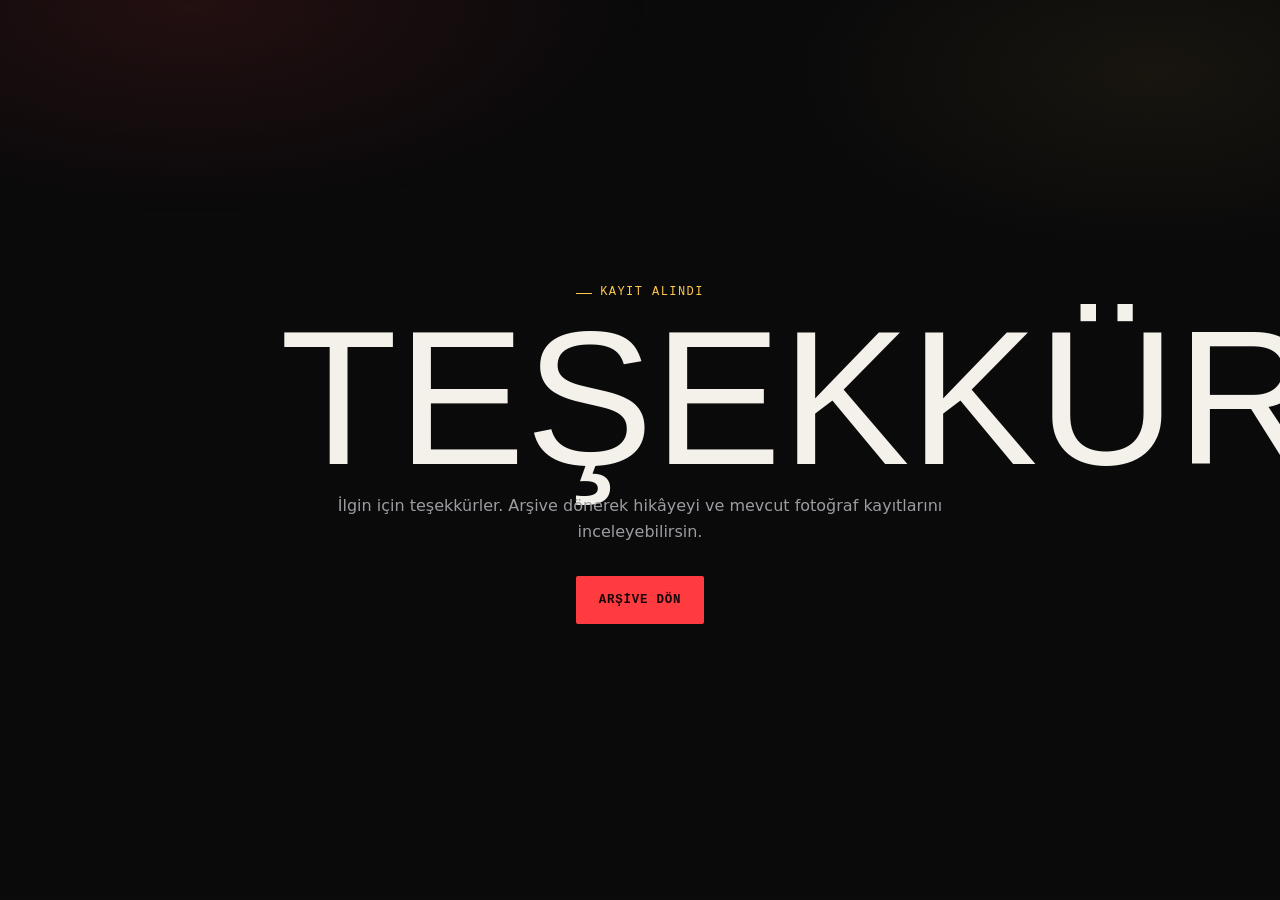
<file: rkbekci-github-temiz/tesekkur.html>
<!doctype html><html lang="tr"><head><meta charset="utf-8"><meta name="viewport" content="width=device-width,initial-scale=1"><meta name="robots" content="noindex,follow"><meta name="theme-color" content="#0a0a0b"><title>Teşekkürler | RKBEKCI</title><link rel="stylesheet" href="style.css"></head><body><main class="error-page"><div class="wrap error-inner"><div class="eyebrow">KAYIT ALINDI</div><h1>TEŞEKKÜR</h1><p>İlgin için teşekkürler. Arşive dönerek hikâyeyi ve mevcut fotoğraf kayıtlarını inceleyebilirsin.</p><div class="actions"><a class="btn primary" href="index.html">Arşive dön</a></div></div></main></body></html>
</file>
<file: style.css>
/* ============================================================
   RKBEKCI — DOSYA ARŞİVİ
   Tabloid / stream-evidence dossier aesthetic.
   Display: Bebas Neue · Tags/data: JetBrains Mono · Body: Inter
   ============================================================ */

:root{
  --bg:#0a0a0b;
  --bg-soft:#101012;
  --panel:#141416;
  --panel-2:#1a1a1d;
  --ink:#f3f1e9;
  --muted:#9c9ba0;
  --red:#ff3b40;
  --red-dim:#7a2224;
  --amber:#ffc94d;
  --line:rgba(243,241,233,.10);
  --line-strong:rgba(243,241,233,.18);
  --shadow:0 30px 80px rgba(0,0,0,.55);
  --display:'Bebas Neue',Impact,'Arial Narrow',sans-serif;
  --mono:'JetBrains Mono',ui-monospace,SFMono-Regular,Menlo,Consolas,monospace;
  --body:'Inter',system-ui,-apple-system,'Segoe UI',Roboto,sans-serif;
}

*{box-sizing:border-box}
html{scroll-behavior:smooth}
body{
  margin:0;
  background:var(--bg);
  color:var(--ink);
  font-family:var(--body);
  line-height:1.65;
  -webkit-font-smoothing:antialiased;
}
body::before{
  content:"";
  position:fixed;inset:0;pointer-events:none;z-index:2;
  background-image:repeating-linear-gradient(0deg,rgba(255,255,255,.018) 0px,rgba(255,255,255,.018) 1px,transparent 1px,transparent 3px);
  mix-blend-mode:overlay;
  opacity:.5;
}
body::after{
  content:"";
  position:fixed;inset:0;pointer-events:none;z-index:1;
  background:
    radial-gradient(ellipse 60% 40% at 15% 0%,rgba(255,59,64,.10),transparent 60%),
    radial-gradient(ellipse 50% 35% at 90% 8%,rgba(255,201,77,.06),transparent 60%);
}
a{color:inherit;text-decoration:none}
.wrap{width:min(1180px,92%);margin:auto;position:relative}
::selection{background:var(--red);color:#0a0a0b}

/* focus visibility */
a:focus-visible,button:focus-visible{
  outline:2px solid var(--amber);outline-offset:3px;border-radius:4px;
}

/* ---------- header ---------- */
header{
  position:fixed;top:0;left:0;right:0;z-index:50;
  background:rgba(9,9,10,.78);
  backdrop-filter:blur(16px);-webkit-backdrop-filter:blur(16px);
  border-bottom:1px solid var(--line);
}
.statusbar{
  display:flex;align-items:center;justify-content:space-between;
  height:34px;font-family:var(--mono);font-size:.7rem;letter-spacing:.08em;
  color:var(--muted);border-bottom:1px solid var(--line);
}
.rec{display:inline-flex;align-items:center;gap:7px;color:var(--red);font-weight:700}
.rec i{width:7px;height:7px;border-radius:50%;background:var(--red);display:inline-block;animation:blink 1.4s ease-in-out infinite}
@keyframes blink{0%,100%{opacity:1}50%{opacity:.25}}
.statusbar-meta{color:var(--muted)}
nav{height:64px;display:flex;align-items:center;justify-content:space-between}
.brand{font-family:var(--display);font-size:1.7rem;letter-spacing:.03em}
.brand span{color:var(--red)}
nav .links{display:flex;gap:26px;color:var(--muted);font-family:var(--mono);font-size:.78rem;letter-spacing:.06em;text-transform:uppercase}
nav .links a{position:relative;padding-bottom:3px}
nav .links a:hover{color:var(--ink)}
nav .links a::after{content:"";position:absolute;left:0;bottom:0;width:0;height:1px;background:var(--red);transition:width .25s ease}
nav .links a:hover::after{width:100%}

/* ---------- hero ---------- */
.hero{padding:150px 0 0}
.hero-grid{display:grid;grid-template-columns:1.15fr .85fr;gap:56px;align-items:center;padding-bottom:64px}
.eyebrow{
  font-family:var(--mono);color:var(--amber);font-weight:500;letter-spacing:.12em;
  text-transform:uppercase;font-size:.75rem;
  display:inline-flex;align-items:center;gap:8px;
}
.eyebrow::before{content:"";width:16px;height:1px;background:var(--amber)}
.hero h1{
  font-family:var(--display);
  font-weight:400;
  font-size:clamp(4.2rem,11vw,9.5rem);
  line-height:.82;
  margin:18px 0 22px;
  letter-spacing:.005em;
  text-transform:uppercase;
}
.hero h1 span{color:var(--red)}
.hero p{font-size:1.08rem;color:var(--muted);max-width:600px}
.actions{display:flex;gap:12px;margin-top:30px;flex-wrap:wrap}
.btn{
  padding:13px 22px;border-radius:2px;border:1px solid var(--line-strong);
  background:transparent;font-family:var(--mono);font-size:.78rem;
  font-weight:500;letter-spacing:.06em;text-transform:uppercase;
  transition:.2s border-color ease,.2s background ease,.2s color ease;
}
.btn:hover{border-color:var(--ink)}
.btn.primary{background:var(--red);color:#160607;border-color:transparent;font-weight:700}
.btn.primary:hover{background:#ff5257}
.statrow{display:flex;gap:36px;margin-top:38px;padding-top:28px;border-top:1px solid var(--line)}
.stat b{font-family:var(--display);font-size:2.2rem;display:block;font-weight:400;line-height:1}
.stat small{color:var(--muted);font-family:var(--mono);font-size:.68rem;letter-spacing:.1em;text-transform:uppercase}

.hero-art{position:relative;transform:rotate(1.4deg)}
.hero-art img{
  width:100%;display:block;aspect-ratio:4/5;object-fit:cover;
  border:1px solid var(--line-strong);
  box-shadow:var(--shadow);
  filter:saturate(1.05) contrast(1.04);
}
.photo-tag{
  position:absolute;left:14px;bottom:14px;
  background:rgba(10,10,11,.82);color:var(--amber);
  font-family:var(--mono);font-size:.68rem;letter-spacing:.08em;
  padding:6px 10px;border:1px solid var(--line-strong);
}
.tape{
  position:absolute;width:64px;height:22px;
  background:rgba(255,201,77,.16);
  border:1px solid rgba(255,201,77,.3);
  z-index:2;
}
.tape-l{top:-11px;left:26px;transform:rotate(-6deg)}
.tape-r{top:-11px;right:26px;transform:rotate(5deg)}

/* marquee ticker */
.marquee{
  border-top:1px solid var(--line);border-bottom:1px solid var(--line);
  background:var(--panel);overflow:hidden;white-space:nowrap;
}
.marquee-track{
  display:inline-flex;gap:0;
  animation:marquee 26s linear infinite;
}
.marquee-track span{
  font-family:var(--mono);font-size:.78rem;letter-spacing:.14em;
  color:var(--muted);padding:14px 28px;border-right:1px solid var(--line);
  text-transform:uppercase;white-space:nowrap;
}
.marquee-track span:nth-child(odd){color:var(--red)}
@keyframes marquee{from{transform:translateX(0)}to{transform:translateX(-50%)}}

/* ---------- sections ---------- */
section{padding:100px 0}
.section-head{display:flex;justify-content:space-between;align-items:end;gap:30px;margin-bottom:44px}
.section-head h2{
  font-family:var(--display);font-weight:400;text-transform:uppercase;
  font-size:clamp(2.2rem,5.5vw,3.8rem);margin:8px 0 0;letter-spacing:.01em;
}
.section-head p{color:var(--muted);max-width:480px;font-size:.96rem}
#hikaye,#galeri{scroll-margin-top:110px}

/* dossier / kayıt tag chip, shared */
.tag{
  display:inline-block;font-family:var(--mono);font-size:.68rem;
  letter-spacing:.1em;color:var(--red);text-transform:uppercase;
  padding:4px 9px;border:1px solid var(--red-dim);margin-bottom:14px;
}

/* feature cards */
.feature{display:grid;grid-template-columns:repeat(3,1fr);gap:20px}
.feature-card{
  padding:30px 26px;border:1px solid var(--line);background:var(--panel);
  transition:.25s border-color ease,.25s transform ease;
}
.feature-card:hover{border-color:var(--line-strong);transform:translateY(-4px)}
.feature-card h3{
  margin:0 0 12px;font-family:var(--body);font-weight:700;font-size:1.05rem;
}
.feature-card p{color:var(--muted);font-size:.94rem;margin:0}

/* timeline */
.timeline{display:grid;gap:16px}
.story{
  border-left:2px solid var(--red);padding:22px 26px;background:var(--panel);
}
.story .tag{margin-bottom:10px}
.story p{margin:0;color:var(--muted)}

/* long-form single article */
.longread{
  border-left:2px solid var(--red);background:var(--panel);
  padding:40px 44px;max-width:820px;
}
.longread h3{
  font-family:var(--display);font-weight:400;text-transform:uppercase;
  font-size:clamp(1.8rem,3.5vw,2.6rem);margin:2px 0 18px;letter-spacing:.01em;
}
.longread p{color:#c9c8ce;font-size:1rem;margin:0 0 18px}
.longread p:last-child{margin-bottom:0}
@media(max-width:640px){
  .longread{padding:28px 22px}
}

/* ---------- gallery — big previews ---------- */
.gallery{display:grid;grid-template-columns:repeat(2,1fr);gap:26px}
.card{
  border:1px solid var(--line);background:var(--panel);overflow:hidden;
  transition:.3s border-color ease,.3s transform ease,.3s box-shadow ease;
}
.card:hover{border-color:var(--line-strong);transform:translateY(-6px);box-shadow:var(--shadow)}
.media{position:relative;aspect-ratio:4/3;background:#050506;overflow:hidden}
.media img{
  width:100%;height:100%;object-fit:contain;display:block;
  transition:transform .6s cubic-bezier(.2,.7,.2,1),filter .4s ease;
  filter:saturate(.94) contrast(1.02);
  cursor:zoom-in;
}
.card:hover .media img{transform:scale(1.055);filter:saturate(1.08) contrast(1.05)}
.media-tag{
  position:absolute;top:12px;left:12px;
  background:rgba(10,10,11,.85);border:1px solid var(--line-strong);
  color:var(--amber);margin:0;
}
.card-body{padding:22px 24px 26px}
.card-body p{margin:0;color:#c9c8ce;font-size:.96rem;line-height:1.6}

/* footer */
footer{padding:44px 0 54px;border-top:1px solid var(--line);color:var(--muted)}
.footer-row{
  display:flex;justify-content:space-between;align-items:center;flex-wrap:wrap;gap:10px;
  font-family:var(--mono);font-size:.72rem;letter-spacing:.08em;text-transform:uppercase;
}

/* ---------- lightbox ---------- */
#rkLightbox{
  position:fixed;inset:0;z-index:999999;display:flex;align-items:center;justify-content:center;
  padding:30px;background:rgba(6,6,7,.92);backdrop-filter:blur(14px);-webkit-backdrop-filter:blur(14px);
  opacity:0;visibility:hidden;transition:.25s ease;cursor:zoom-out;
}
#rkLightbox.open{opacity:1;visibility:visible}
#rkLightbox img{
  max-width:94vw;max-height:86vh;width:auto;height:auto;
  object-fit:contain;border:1px solid var(--line-strong);
  box-shadow:0 30px 100px rgba(0,0,0,.6);
  transform:scale(.94);transition:transform .3s cubic-bezier(.2,.8,.2,1);
  cursor:default;
}
#rkLightbox.open img{transform:scale(1)}
#rkClose{
  position:absolute;top:20px;right:24px;width:44px;height:44px;
  border:1px solid var(--line-strong);background:rgba(255,255,255,.06);
  color:var(--ink);font-size:26px;cursor:pointer;line-height:1;
  transition:.2s background ease;
}
#rkClose:hover{background:rgba(255,255,255,.14)}
#rkCaption{
  position:absolute;left:50%;bottom:22px;transform:translateX(-50%);
  color:var(--ink);font-family:var(--mono);font-size:.78rem;letter-spacing:.02em;
  background:rgba(10,10,11,.75);border:1px solid var(--line);padding:9px 16px;
  max-width:88vw;text-align:center;
}

/* ---------- responsive ---------- */
@media(max-width:900px){
  .hero-grid{grid-template-columns:1fr;gap:38px}
  .hero-art{order:-1;max-width:420px;margin:0 auto}
  .feature{grid-template-columns:1fr}
  nav .links{display:none}
  .statrow{gap:22px;flex-wrap:wrap}
}
@media(max-width:640px){
  .hero{padding-top:120px}
  .hero h1{font-size:clamp(3.2rem,16vw,5rem)}
  section{padding:70px 0}
  .gallery{grid-template-columns:1fr}
  .section-head{display:block}
  .section-head p{margin-top:10px}
}

@media(prefers-reduced-motion:reduce){
  *,*::before,*::after{
    animation-duration:.001ms!important;transition-duration:.001ms!important;scroll-behavior:auto!important;
  }
}
</file>
<file: rkbekci-github-temiz/style.css>
/* ============================================================
   RKBEKCI — DOSYA ARŞİVİ
   Tabloid / stream-evidence dossier aesthetic.
   Display: Bebas Neue · Tags/data: JetBrains Mono · Body: Inter
   ============================================================ */

:root{
  --bg:#0a0a0b;
  --bg-soft:#101012;
  --panel:#141416;
  --panel-2:#1a1a1d;
  --ink:#f3f1e9;
  --muted:#9c9ba0;
  --red:#ff3b40;
  --red-dim:#7a2224;
  --amber:#ffc94d;
  --line:rgba(243,241,233,.10);
  --line-strong:rgba(243,241,233,.18);
  --shadow:0 30px 80px rgba(0,0,0,.55);
  --display:'Bebas Neue',Impact,'Arial Narrow',sans-serif;
  --mono:'JetBrains Mono',ui-monospace,SFMono-Regular,Menlo,Consolas,monospace;
  --body:'Inter',system-ui,-apple-system,'Segoe UI',Roboto,sans-serif;
}

*{box-sizing:border-box}
html{scroll-behavior:smooth}
body{
  margin:0;
  background:var(--bg);
  color:var(--ink);
  font-family:var(--body);
  line-height:1.65;
  -webkit-font-smoothing:antialiased;
}
body::before{
  content:"";
  position:fixed;inset:0;pointer-events:none;z-index:2;
  background-image:repeating-linear-gradient(0deg,rgba(255,255,255,.018) 0px,rgba(255,255,255,.018) 1px,transparent 1px,transparent 3px);
  mix-blend-mode:overlay;
  opacity:.5;
}
body::after{
  content:"";
  position:fixed;inset:0;pointer-events:none;z-index:1;
  background:
    radial-gradient(ellipse 60% 40% at 15% 0%,rgba(255,59,64,.10),transparent 60%),
    radial-gradient(ellipse 50% 35% at 90% 8%,rgba(255,201,77,.06),transparent 60%);
}
a{color:inherit;text-decoration:none}
.wrap{width:min(1180px,92%);margin:auto;position:relative}
::selection{background:var(--red);color:#0a0a0b}

/* focus visibility */
a:focus-visible,button:focus-visible{
  outline:2px solid var(--amber);outline-offset:3px;border-radius:4px;
}

/* ---------- header ---------- */
header{
  position:fixed;top:0;left:0;right:0;z-index:50;
  background:rgba(9,9,10,.78);
  backdrop-filter:blur(16px);-webkit-backdrop-filter:blur(16px);
  border-bottom:1px solid var(--line);
}
.statusbar{
  display:flex;align-items:center;justify-content:space-between;
  height:34px;font-family:var(--mono);font-size:.7rem;letter-spacing:.08em;
  color:var(--muted);border-bottom:1px solid var(--line);
}
.rec{display:inline-flex;align-items:center;gap:7px;color:var(--red);font-weight:700}
.rec i{width:7px;height:7px;border-radius:50%;background:var(--red);display:inline-block;animation:blink 1.4s ease-in-out infinite}
@keyframes blink{0%,100%{opacity:1}50%{opacity:.25}}
.statusbar-meta{color:var(--muted)}
nav{height:64px;display:flex;align-items:center;justify-content:space-between}
.brand{font-family:var(--display);font-size:1.7rem;letter-spacing:.03em}
.brand span{color:var(--red)}
nav .links{display:flex;gap:26px;color:var(--muted);font-family:var(--mono);font-size:.78rem;letter-spacing:.06em;text-transform:uppercase}
nav .links a{position:relative;padding-bottom:3px}
nav .links a:hover{color:var(--ink)}
nav .links a::after{content:"";position:absolute;left:0;bottom:0;width:0;height:1px;background:var(--red);transition:width .25s ease}
nav .links a:hover::after{width:100%}

/* ---------- hero ---------- */
.hero{padding:150px 0 0}
.hero-grid{display:grid;grid-template-columns:1.15fr .85fr;gap:56px;align-items:center;padding-bottom:64px}
.eyebrow{
  font-family:var(--mono);color:var(--amber);font-weight:500;letter-spacing:.12em;
  text-transform:uppercase;font-size:.75rem;
  display:inline-flex;align-items:center;gap:8px;
}
.eyebrow::before{content:"";width:16px;height:1px;background:var(--amber)}
.hero h1{
  font-family:var(--display);
  font-weight:400;
  font-size:clamp(4.2rem,11vw,9.5rem);
  line-height:.82;
  margin:18px 0 22px;
  letter-spacing:.005em;
  text-transform:uppercase;
}
.hero h1 span{color:var(--red)}
.hero p{font-size:1.08rem;color:var(--muted);max-width:600px}
.actions{display:flex;gap:12px;margin-top:30px;flex-wrap:wrap}
.btn{
  padding:13px 22px;border-radius:2px;border:1px solid var(--line-strong);
  background:transparent;font-family:var(--mono);font-size:.78rem;
  font-weight:500;letter-spacing:.06em;text-transform:uppercase;
  transition:.2s border-color ease,.2s background ease,.2s color ease;
}
.btn:hover{border-color:var(--ink)}
.btn.primary{background:var(--red);color:#160607;border-color:transparent;font-weight:700}
.btn.primary:hover{background:#ff5257}
.statrow{display:flex;gap:36px;margin-top:38px;padding-top:28px;border-top:1px solid var(--line)}
.stat b{font-family:var(--display);font-size:2.2rem;display:block;font-weight:400;line-height:1}
.stat small{color:var(--muted);font-family:var(--mono);font-size:.68rem;letter-spacing:.1em;text-transform:uppercase}

.hero-art{position:relative;transform:rotate(1.4deg)}
.hero-art img{
  width:100%;display:block;aspect-ratio:1170/896;object-fit:cover;
  border:1px solid var(--line-strong);
  box-shadow:var(--shadow);
  filter:saturate(1.05) contrast(1.04);
}
.photo-tag{
  position:absolute;left:14px;bottom:14px;
  background:rgba(10,10,11,.82);color:var(--amber);
  font-family:var(--mono);font-size:.68rem;letter-spacing:.08em;
  padding:6px 10px;border:1px solid var(--line-strong);
}
.tape{
  position:absolute;width:64px;height:22px;
  background:rgba(255,201,77,.16);
  border:1px solid rgba(255,201,77,.3);
  z-index:2;
}
.tape-l{top:-11px;left:26px;transform:rotate(-6deg)}
.tape-r{top:-11px;right:26px;transform:rotate(5deg)}

/* marquee ticker */
.marquee{
  border-top:1px solid var(--line);border-bottom:1px solid var(--line);
  background:var(--panel);overflow:hidden;white-space:nowrap;
}
.marquee-track{
  display:inline-flex;gap:0;
  animation:marquee 26s linear infinite;
}
.marquee-track span{
  font-family:var(--mono);font-size:.78rem;letter-spacing:.14em;
  color:var(--muted);padding:14px 28px;border-right:1px solid var(--line);
  text-transform:uppercase;white-space:nowrap;
}
.marquee-track span:nth-child(odd){color:var(--red)}
@keyframes marquee{from{transform:translateX(0)}to{transform:translateX(-50%)}}

/* ---------- sections ---------- */
section{padding:100px 0}
.section-head{display:flex;justify-content:space-between;align-items:end;gap:30px;margin-bottom:44px}
.section-head h2{
  font-family:var(--display);font-weight:400;text-transform:uppercase;
  font-size:clamp(2.2rem,5.5vw,3.8rem);margin:8px 0 0;letter-spacing:.01em;
}
.section-head p{color:var(--muted);max-width:480px;font-size:.96rem}
#hikaye,#galeri{scroll-margin-top:110px}

/* dossier / kayıt tag chip, shared */
.tag{
  display:inline-block;font-family:var(--mono);font-size:.68rem;
  letter-spacing:.1em;color:var(--red);text-transform:uppercase;
  padding:4px 9px;border:1px solid var(--red-dim);margin-bottom:14px;
}

/* feature cards */
.feature{display:grid;grid-template-columns:repeat(3,1fr);gap:20px}
.feature-card{
  padding:30px 26px;border:1px solid var(--line);background:var(--panel);
  transition:.25s border-color ease,.25s transform ease;
}
.feature-card:hover{border-color:var(--line-strong);transform:translateY(-4px)}
.feature-card h3{
  margin:0 0 12px;font-family:var(--body);font-weight:700;font-size:1.05rem;
}
.feature-card p{color:var(--muted);font-size:.94rem;margin:0}

/* timeline */
.timeline{display:grid;gap:16px}
.story{
  border-left:2px solid var(--red);padding:22px 26px;background:var(--panel);
}
.story .tag{margin-bottom:10px}
.story p{margin:0;color:var(--muted)}

/* long-form single article */
.longread{
  border-left:2px solid var(--red);background:var(--panel);
  padding:40px 44px;max-width:820px;
}
.longread h3{
  font-family:var(--display);font-weight:400;text-transform:uppercase;
  font-size:clamp(1.8rem,3.5vw,2.6rem);margin:2px 0 18px;letter-spacing:.01em;
}
.longread p{color:#c9c8ce;font-size:1rem;margin:0 0 18px}
.longread p:last-child{margin-bottom:0}
@media(max-width:640px){
  .longread{padding:28px 22px}
}

/* ---------- gallery — big previews ---------- */
.gallery{display:grid;grid-template-columns:repeat(2,1fr);gap:26px}
.card{
  border:1px solid var(--line);background:var(--panel);overflow:hidden;
  transition:.3s border-color ease,.3s transform ease,.3s box-shadow ease;
}
.card:hover{border-color:var(--line-strong);transform:translateY(-6px);box-shadow:var(--shadow)}
.media{position:relative;aspect-ratio:4/3;background:#050506;overflow:hidden}
.media img{
  width:100%;height:100%;object-fit:contain;display:block;
  transition:transform .6s cubic-bezier(.2,.7,.2,1),filter .4s ease;
  filter:saturate(.94) contrast(1.02);
  cursor:zoom-in;
}
.card:hover .media img{transform:scale(1.055);filter:saturate(1.08) contrast(1.05)}
.media-tag{
  position:absolute;top:12px;left:12px;
  background:rgba(10,10,11,.85);border:1px solid var(--line-strong);
  color:var(--amber);margin:0;
}
.card-body{padding:22px 24px 26px}
.card-body p{margin:0;color:#c9c8ce;font-size:.96rem;line-height:1.6}

/* footer */
footer{padding:44px 0 54px;border-top:1px solid var(--line);color:var(--muted)}
.footer-row{
  display:flex;justify-content:space-between;align-items:center;flex-wrap:wrap;gap:10px;
  font-family:var(--mono);font-size:.72rem;letter-spacing:.08em;text-transform:uppercase;
}

/* ---------- lightbox ---------- */
#rkLightbox{
  position:fixed;inset:0;z-index:999999;display:flex;align-items:center;justify-content:center;
  padding:30px;background:rgba(6,6,7,.92);backdrop-filter:blur(14px);-webkit-backdrop-filter:blur(14px);
  opacity:0;visibility:hidden;transition:.25s ease;cursor:zoom-out;
}
#rkLightbox.open{opacity:1;visibility:visible}
#rkLightbox img{
  max-width:94vw;max-height:86vh;width:auto;height:auto;
  object-fit:contain;border:1px solid var(--line-strong);
  box-shadow:0 30px 100px rgba(0,0,0,.6);
  transform:scale(.94);transition:transform .3s cubic-bezier(.2,.8,.2,1);
  cursor:default;
}
#rkLightbox.open img{transform:scale(1)}
#rkClose{
  position:absolute;top:20px;right:24px;width:44px;height:44px;
  border:1px solid var(--line-strong);background:rgba(255,255,255,.06);
  color:var(--ink);font-size:26px;cursor:pointer;line-height:1;
  transition:.2s background ease;
}
#rkClose:hover{background:rgba(255,255,255,.14)}
#rkCaption{
  position:absolute;left:50%;bottom:22px;transform:translateX(-50%);
  color:var(--ink);font-family:var(--mono);font-size:.78rem;letter-spacing:.02em;
  background:rgba(10,10,11,.75);border:1px solid var(--line);padding:9px 16px;
  max-width:88vw;text-align:center;
}

/* ---------- responsive ---------- */
@media(max-width:900px){
  .hero-grid{grid-template-columns:1fr;gap:38px}
  .hero-art{order:-1;max-width:420px;margin:0 auto}
  .feature{grid-template-columns:1fr}
  nav .links{display:none}
  .statrow{gap:22px;flex-wrap:wrap}
}
@media(max-width:640px){
  .hero{padding-top:120px}
  .hero h1{font-size:clamp(3.2rem,16vw,5rem)}
  section{padding:70px 0}
  .gallery{grid-template-columns:1fr}
  .section-head{display:block}
  .section-head p{margin-top:10px}
}

@media(prefers-reduced-motion:reduce){
  *,*::before,*::after{
    animation-duration:.001ms!important;transition-duration:.001ms!important;scroll-behavior:auto!important;
  }
}


/* Reliability fixes */
img{max-width:100%}
img[data-rk-broken="true"]{visibility:hidden}

/* ---------- SEO / conversion additions ---------- */
.nav-cta{border:1px solid var(--line-strong);padding:7px 10px!important;color:var(--ink)!important}
.nav-cta:hover{border-color:var(--red)}
.breadcrumbs{display:flex;gap:9px;align-items:center;color:var(--muted);font-family:var(--mono);font-size:.68rem;letter-spacing:.04em;margin-bottom:20px}
.breadcrumbs a:hover{color:var(--ink)}
.case-grid{display:grid;grid-template-columns:repeat(3,1fr);gap:20px}
.case-card{padding:28px 26px;border:1px solid var(--line);background:var(--panel);transition:.25s transform ease,.25s border-color ease}
.case-card:hover{transform:translateY(-4px);border-color:var(--line-strong)}
.case-card h3{font-family:var(--display);font-size:2rem;font-weight:400;text-transform:uppercase;margin:0 0 10px}
.case-card p{color:var(--muted);font-size:.93rem;margin:0 0 18px}
.text-link{font-family:var(--mono);font-size:.72rem;text-transform:uppercase;color:var(--amber);letter-spacing:.06em}
.faq-grid{display:grid;grid-template-columns:repeat(2,1fr);gap:12px}
.faq-grid details{background:var(--panel);border:1px solid var(--line);padding:18px 20px}
.faq-grid details[open]{border-color:var(--line-strong)}
.faq-grid summary{cursor:pointer;font-weight:700}
.faq-grid p{color:var(--muted);margin:12px 0 0;font-size:.92rem}
.share-panel{display:flex;align-items:center;justify-content:space-between;gap:24px;padding:28px;border:1px solid var(--line);background:linear-gradient(120deg,var(--panel),var(--panel-2))}
.share-panel h2{font-family:var(--display);font-size:2.5rem;font-weight:400;text-transform:uppercase;margin:6px 0}
.share-panel p{color:var(--muted);margin:0}
.footer-row a:hover{color:var(--ink)}
@media(max-width:900px){.case-grid{grid-template-columns:1fr}.faq-grid{grid-template-columns:1fr}.share-panel{display:block}.share-panel .btn{margin-top:18px}}

.error-page{min-height:100vh;display:grid;place-items:center;text-align:center;padding:40px}.error-inner{max-width:720px}.error-inner h1{font-family:var(--display);font-size:clamp(6rem,18vw,12rem);font-weight:400;line-height:.8;margin:18px 0}.error-inner p{color:var(--muted);max-width:620px;margin:0 auto}.error-inner .actions{justify-content:center}
</file>
<file: rkbekci-site-guncellenmis-arsiv-ekli-duzeltilmis/style.css>
/* ============================================================
   RKBEKCI — DOSYA ARŞİVİ
   Tabloid / stream-evidence dossier aesthetic.
   Display: Bebas Neue · Tags/data: JetBrains Mono · Body: Inter
   ============================================================ */

:root{
  --bg:#0a0a0b;
  --bg-soft:#101012;
  --panel:#141416;
  --panel-2:#1a1a1d;
  --ink:#f3f1e9;
  --muted:#9c9ba0;
  --red:#ff3b40;
  --red-dim:#7a2224;
  --amber:#ffc94d;
  --line:rgba(243,241,233,.10);
  --line-strong:rgba(243,241,233,.18);
  --shadow:0 30px 80px rgba(0,0,0,.55);
  --display:'Bebas Neue',Impact,'Arial Narrow',sans-serif;
  --mono:'JetBrains Mono',ui-monospace,SFMono-Regular,Menlo,Consolas,monospace;
  --body:'Inter',system-ui,-apple-system,'Segoe UI',Roboto,sans-serif;
}

*{box-sizing:border-box}
html{scroll-behavior:smooth}
body{
  margin:0;
  background:var(--bg);
  color:var(--ink);
  font-family:var(--body);
  line-height:1.65;
  -webkit-font-smoothing:antialiased;
}
body::before{
  content:"";
  position:fixed;inset:0;pointer-events:none;z-index:2;
  background-image:repeating-linear-gradient(0deg,rgba(255,255,255,.018) 0px,rgba(255,255,255,.018) 1px,transparent 1px,transparent 3px);
  mix-blend-mode:overlay;
  opacity:.5;
}
body::after{
  content:"";
  position:fixed;inset:0;pointer-events:none;z-index:1;
  background:
    radial-gradient(ellipse 60% 40% at 15% 0%,rgba(255,59,64,.10),transparent 60%),
    radial-gradient(ellipse 50% 35% at 90% 8%,rgba(255,201,77,.06),transparent 60%);
}
a{color:inherit;text-decoration:none}
.wrap{width:min(1180px,92%);margin:auto;position:relative}
::selection{background:var(--red);color:#0a0a0b}

/* focus visibility */
a:focus-visible,button:focus-visible{
  outline:2px solid var(--amber);outline-offset:3px;border-radius:4px;
}

/* ---------- header ---------- */
header{
  position:fixed;top:0;left:0;right:0;z-index:50;
  background:rgba(9,9,10,.78);
  backdrop-filter:blur(16px);-webkit-backdrop-filter:blur(16px);
  border-bottom:1px solid var(--line);
}
.statusbar{
  display:flex;align-items:center;justify-content:space-between;
  height:34px;font-family:var(--mono);font-size:.7rem;letter-spacing:.08em;
  color:var(--muted);border-bottom:1px solid var(--line);
}
.rec{display:inline-flex;align-items:center;gap:7px;color:var(--red);font-weight:700}
.rec i{width:7px;height:7px;border-radius:50%;background:var(--red);display:inline-block;animation:blink 1.4s ease-in-out infinite}
@keyframes blink{0%,100%{opacity:1}50%{opacity:.25}}
.statusbar-meta{color:var(--muted)}
nav{height:64px;display:flex;align-items:center;justify-content:space-between}
.brand{font-family:var(--display);font-size:1.7rem;letter-spacing:.03em}
.brand span{color:var(--red)}
nav .links{display:flex;gap:26px;color:var(--muted);font-family:var(--mono);font-size:.78rem;letter-spacing:.06em;text-transform:uppercase}
nav .links a{position:relative;padding-bottom:3px}
nav .links a:hover{color:var(--ink)}
nav .links a::after{content:"";position:absolute;left:0;bottom:0;width:0;height:1px;background:var(--red);transition:width .25s ease}
nav .links a:hover::after{width:100%}

/* ---------- hero ---------- */
.hero{padding:150px 0 0}
.hero-grid{display:grid;grid-template-columns:1.15fr .85fr;gap:56px;align-items:center;padding-bottom:64px}
.eyebrow{
  font-family:var(--mono);color:var(--amber);font-weight:500;letter-spacing:.12em;
  text-transform:uppercase;font-size:.75rem;
  display:inline-flex;align-items:center;gap:8px;
}
.eyebrow::before{content:"";width:16px;height:1px;background:var(--amber)}
.hero h1{
  font-family:var(--display);
  font-weight:400;
  font-size:clamp(4.2rem,11vw,9.5rem);
  line-height:.82;
  margin:18px 0 22px;
  letter-spacing:.005em;
  text-transform:uppercase;
}
.hero h1 span{color:var(--red)}
.hero p{font-size:1.08rem;color:var(--muted);max-width:600px}
.actions{display:flex;gap:12px;margin-top:30px;flex-wrap:wrap}
.btn{
  padding:13px 22px;border-radius:2px;border:1px solid var(--line-strong);
  background:transparent;font-family:var(--mono);font-size:.78rem;
  font-weight:500;letter-spacing:.06em;text-transform:uppercase;
  transition:.2s border-color ease,.2s background ease,.2s color ease;
}
.btn:hover{border-color:var(--ink)}
.btn.primary{background:var(--red);color:#160607;border-color:transparent;font-weight:700}
.btn.primary:hover{background:#ff5257}
.statrow{display:flex;gap:36px;margin-top:38px;padding-top:28px;border-top:1px solid var(--line)}
.stat b{font-family:var(--display);font-size:2.2rem;display:block;font-weight:400;line-height:1}
.stat small{color:var(--muted);font-family:var(--mono);font-size:.68rem;letter-spacing:.1em;text-transform:uppercase}

.hero-art{position:relative;transform:rotate(1.4deg)}
.hero-art img{
  width:100%;display:block;aspect-ratio:4/5;object-fit:cover;
  border:1px solid var(--line-strong);
  box-shadow:var(--shadow);
  filter:saturate(1.05) contrast(1.04);
}
.photo-tag{
  position:absolute;left:14px;bottom:14px;
  background:rgba(10,10,11,.82);color:var(--amber);
  font-family:var(--mono);font-size:.68rem;letter-spacing:.08em;
  padding:6px 10px;border:1px solid var(--line-strong);
}
.tape{
  position:absolute;width:64px;height:22px;
  background:rgba(255,201,77,.16);
  border:1px solid rgba(255,201,77,.3);
  z-index:2;
}
.tape-l{top:-11px;left:26px;transform:rotate(-6deg)}
.tape-r{top:-11px;right:26px;transform:rotate(5deg)}

/* marquee ticker */
.marquee{
  border-top:1px solid var(--line);border-bottom:1px solid var(--line);
  background:var(--panel);overflow:hidden;white-space:nowrap;
}
.marquee-track{
  display:inline-flex;gap:0;
  animation:marquee 26s linear infinite;
}
.marquee-track span{
  font-family:var(--mono);font-size:.78rem;letter-spacing:.14em;
  color:var(--muted);padding:14px 28px;border-right:1px solid var(--line);
  text-transform:uppercase;white-space:nowrap;
}
.marquee-track span:nth-child(odd){color:var(--red)}
@keyframes marquee{from{transform:translateX(0)}to{transform:translateX(-50%)}}

/* ---------- sections ---------- */
section{padding:100px 0}
.section-head{display:flex;justify-content:space-between;align-items:end;gap:30px;margin-bottom:44px}
.section-head h2{
  font-family:var(--display);font-weight:400;text-transform:uppercase;
  font-size:clamp(2.2rem,5.5vw,3.8rem);margin:8px 0 0;letter-spacing:.01em;
}
.section-head p{color:var(--muted);max-width:480px;font-size:.96rem}
#hikaye,#galeri{scroll-margin-top:110px}

/* dossier / kayıt tag chip, shared */
.tag{
  display:inline-block;font-family:var(--mono);font-size:.68rem;
  letter-spacing:.1em;color:var(--red);text-transform:uppercase;
  padding:4px 9px;border:1px solid var(--red-dim);margin-bottom:14px;
}

/* feature cards */
.feature{display:grid;grid-template-columns:repeat(3,1fr);gap:20px}
.feature-card{
  padding:30px 26px;border:1px solid var(--line);background:var(--panel);
  transition:.25s border-color ease,.25s transform ease;
}
.feature-card:hover{border-color:var(--line-strong);transform:translateY(-4px)}
.feature-card h3{
  margin:0 0 12px;font-family:var(--body);font-weight:700;font-size:1.05rem;
}
.feature-card p{color:var(--muted);font-size:.94rem;margin:0}

/* timeline */
.timeline{display:grid;gap:16px}
.story{
  border-left:2px solid var(--red);padding:22px 26px;background:var(--panel);
}
.story .tag{margin-bottom:10px}
.story p{margin:0;color:var(--muted)}

/* long-form single article */
.longread{
  border-left:2px solid var(--red);background:var(--panel);
  padding:40px 44px;max-width:820px;
}
.longread h3{
  font-family:var(--display);font-weight:400;text-transform:uppercase;
  font-size:clamp(1.8rem,3.5vw,2.6rem);margin:2px 0 18px;letter-spacing:.01em;
}
.longread p{color:#c9c8ce;font-size:1rem;margin:0 0 18px}
.longread p:last-child{margin-bottom:0}
@media(max-width:640px){
  .longread{padding:28px 22px}
}

/* ---------- gallery — big previews ---------- */
.gallery{display:grid;grid-template-columns:repeat(2,1fr);gap:26px}
.card{
  border:1px solid var(--line);background:var(--panel);overflow:hidden;
  transition:.3s border-color ease,.3s transform ease,.3s box-shadow ease;
}
.card:hover{border-color:var(--line-strong);transform:translateY(-6px);box-shadow:var(--shadow)}
.media{position:relative;aspect-ratio:4/3;background:#050506;overflow:hidden}
.media img{
  width:100%;height:100%;object-fit:cover;display:block;
  transition:transform .6s cubic-bezier(.2,.7,.2,1),filter .4s ease;
  filter:saturate(.94) contrast(1.02);
  cursor:zoom-in;
}

/* KARE 13 portrait görseli: tamamı görünür, kırpılmaz */
.gallery .card:first-child .media{
  aspect-ratio:1134 / 1387;
}
.gallery .card:first-child .media img{
  object-fit:contain;
  background:#050506;
}
}
.card:hover .media img{transform:scale(1.055);filter:saturate(1.08) contrast(1.05)}
.media-tag{
  position:absolute;top:12px;left:12px;
  background:rgba(10,10,11,.85);border:1px solid var(--line-strong);
  color:var(--amber);margin:0;
}
.card-body{padding:22px 24px 26px}
.card-body p{margin:0;color:#c9c8ce;font-size:.96rem;line-height:1.6}

/* footer */
footer{padding:44px 0 54px;border-top:1px solid var(--line);color:var(--muted)}
.footer-row{
  display:flex;justify-content:space-between;align-items:center;flex-wrap:wrap;gap:10px;
  font-family:var(--mono);font-size:.72rem;letter-spacing:.08em;text-transform:uppercase;
}

/* ---------- lightbox ---------- */
#rkLightbox{
  position:fixed;inset:0;z-index:999999;display:flex;align-items:center;justify-content:center;
  padding:30px;background:rgba(6,6,7,.92);backdrop-filter:blur(14px);-webkit-backdrop-filter:blur(14px);
  opacity:0;visibility:hidden;transition:.25s ease;cursor:zoom-out;
}
#rkLightbox.open{opacity:1;visibility:visible}
#rkLightbox img{
  max-width:94vw;max-height:86vh;width:auto;height:auto;
  object-fit:contain;border:1px solid var(--line-strong);
  box-shadow:0 30px 100px rgba(0,0,0,.6);
  transform:scale(.94);transition:transform .3s cubic-bezier(.2,.8,.2,1);
  cursor:default;
}
#rkLightbox.open img{transform:scale(1)}
#rkClose{
  position:absolute;top:20px;right:24px;width:44px;height:44px;
  border:1px solid var(--line-strong);background:rgba(255,255,255,.06);
  color:var(--ink);font-size:26px;cursor:pointer;line-height:1;
  transition:.2s background ease;
}
#rkClose:hover{background:rgba(255,255,255,.14)}
#rkCaption{
  position:absolute;left:50%;bottom:22px;transform:translateX(-50%);
  color:var(--ink);font-family:var(--mono);font-size:.78rem;letter-spacing:.02em;
  background:rgba(10,10,11,.75);border:1px solid var(--line);padding:9px 16px;
  max-width:88vw;text-align:center;
}

/* ---------- responsive ---------- */
@media(max-width:900px){
  .hero-grid{grid-template-columns:1fr;gap:38px}
  .hero-art{order:-1;max-width:420px;margin:0 auto}
  .feature{grid-template-columns:1fr}
  nav .links{display:none}
  .statrow{gap:22px;flex-wrap:wrap}
}
@media(max-width:640px){
  .hero{padding-top:120px}
  .hero h1{font-size:clamp(3.2rem,16vw,5rem)}
  section{padding:70px 0}
  .gallery{grid-template-columns:1fr}
  .section-head{display:block}
  .section-head p{margin-top:10px}
}

@media(prefers-reduced-motion:reduce){
  *,*::before,*::after{
    animation-duration:.001ms!important;transition-duration:.001ms!important;scroll-behavior:auto!important;
  }
}
</file>
<file: rkbekci-site-guncellenmis-FINAL-duzeltilmis/style.css>
/* ============================================================
   RKBEKCI — DOSYA ARŞİVİ
   Tabloid / stream-evidence dossier aesthetic.
   Display: Bebas Neue · Tags/data: JetBrains Mono · Body: Inter
   ============================================================ */

:root{
  --bg:#0a0a0b;
  --bg-soft:#101012;
  --panel:#141416;
  --panel-2:#1a1a1d;
  --ink:#f3f1e9;
  --muted:#9c9ba0;
  --red:#ff3b40;
  --red-dim:#7a2224;
  --amber:#ffc94d;
  --line:rgba(243,241,233,.10);
  --line-strong:rgba(243,241,233,.18);
  --shadow:0 30px 80px rgba(0,0,0,.55);
  --display:'Bebas Neue',Impact,'Arial Narrow',sans-serif;
  --mono:'JetBrains Mono',ui-monospace,SFMono-Regular,Menlo,Consolas,monospace;
  --body:'Inter',system-ui,-apple-system,'Segoe UI',Roboto,sans-serif;
}

*{box-sizing:border-box}
html{scroll-behavior:smooth}
body{
  margin:0;
  background:var(--bg);
  color:var(--ink);
  font-family:var(--body);
  line-height:1.65;
  -webkit-font-smoothing:antialiased;
}
body::before{
  content:"";
  position:fixed;inset:0;pointer-events:none;z-index:2;
  background-image:repeating-linear-gradient(0deg,rgba(255,255,255,.018) 0px,rgba(255,255,255,.018) 1px,transparent 1px,transparent 3px);
  mix-blend-mode:overlay;
  opacity:.5;
}
body::after{
  content:"";
  position:fixed;inset:0;pointer-events:none;z-index:1;
  background:
    radial-gradient(ellipse 60% 40% at 15% 0%,rgba(255,59,64,.10),transparent 60%),
    radial-gradient(ellipse 50% 35% at 90% 8%,rgba(255,201,77,.06),transparent 60%);
}
a{color:inherit;text-decoration:none}
.wrap{width:min(1180px,92%);margin:auto;position:relative}
::selection{background:var(--red);color:#0a0a0b}

/* focus visibility */
a:focus-visible,button:focus-visible{
  outline:2px solid var(--amber);outline-offset:3px;border-radius:4px;
}

/* ---------- header ---------- */
header{
  position:fixed;top:0;left:0;right:0;z-index:50;
  background:rgba(9,9,10,.78);
  backdrop-filter:blur(16px);-webkit-backdrop-filter:blur(16px);
  border-bottom:1px solid var(--line);
}
.statusbar{
  display:flex;align-items:center;justify-content:space-between;
  height:34px;font-family:var(--mono);font-size:.7rem;letter-spacing:.08em;
  color:var(--muted);border-bottom:1px solid var(--line);
}
.rec{display:inline-flex;align-items:center;gap:7px;color:var(--red);font-weight:700}
.rec i{width:7px;height:7px;border-radius:50%;background:var(--red);display:inline-block;animation:blink 1.4s ease-in-out infinite}
@keyframes blink{0%,100%{opacity:1}50%{opacity:.25}}
.statusbar-meta{color:var(--muted)}
nav{height:64px;display:flex;align-items:center;justify-content:space-between}
.brand{font-family:var(--display);font-size:1.7rem;letter-spacing:.03em}
.brand span{color:var(--red)}
nav .links{display:flex;gap:26px;color:var(--muted);font-family:var(--mono);font-size:.78rem;letter-spacing:.06em;text-transform:uppercase}
nav .links a{position:relative;padding-bottom:3px}
nav .links a:hover{color:var(--ink)}
nav .links a::after{content:"";position:absolute;left:0;bottom:0;width:0;height:1px;background:var(--red);transition:width .25s ease}
nav .links a:hover::after{width:100%}

/* ---------- hero ---------- */
.hero{padding:150px 0 0}
.hero-grid{display:grid;grid-template-columns:1.15fr .85fr;gap:56px;align-items:center;padding-bottom:64px}
.eyebrow{
  font-family:var(--mono);color:var(--amber);font-weight:500;letter-spacing:.12em;
  text-transform:uppercase;font-size:.75rem;
  display:inline-flex;align-items:center;gap:8px;
}
.eyebrow::before{content:"";width:16px;height:1px;background:var(--amber)}
.hero h1{
  font-family:var(--display);
  font-weight:400;
  font-size:clamp(4.2rem,11vw,9.5rem);
  line-height:.82;
  margin:18px 0 22px;
  letter-spacing:.005em;
  text-transform:uppercase;
}
.hero h1 span{color:var(--red)}
.hero p{font-size:1.08rem;color:var(--muted);max-width:600px}
.actions{display:flex;gap:12px;margin-top:30px;flex-wrap:wrap}
.btn{
  padding:13px 22px;border-radius:2px;border:1px solid var(--line-strong);
  background:transparent;font-family:var(--mono);font-size:.78rem;
  font-weight:500;letter-spacing:.06em;text-transform:uppercase;
  transition:.2s border-color ease,.2s background ease,.2s color ease;
}
.btn:hover{border-color:var(--ink)}
.btn.primary{background:var(--red);color:#160607;border-color:transparent;font-weight:700}
.btn.primary:hover{background:#ff5257}
.statrow{display:flex;gap:36px;margin-top:38px;padding-top:28px;border-top:1px solid var(--line)}
.stat b{font-family:var(--display);font-size:2.2rem;display:block;font-weight:400;line-height:1}
.stat small{color:var(--muted);font-family:var(--mono);font-size:.68rem;letter-spacing:.1em;text-transform:uppercase}

.hero-art{position:relative;transform:rotate(1.4deg)}
.hero-art img{
  width:100%;display:block;aspect-ratio:4/5;object-fit:cover;
  border:1px solid var(--line-strong);
  box-shadow:var(--shadow);
  filter:saturate(1.05) contrast(1.04);
}
.photo-tag{
  position:absolute;left:14px;bottom:14px;
  background:rgba(10,10,11,.82);color:var(--amber);
  font-family:var(--mono);font-size:.68rem;letter-spacing:.08em;
  padding:6px 10px;border:1px solid var(--line-strong);
}
.tape{
  position:absolute;width:64px;height:22px;
  background:rgba(255,201,77,.16);
  border:1px solid rgba(255,201,77,.3);
  z-index:2;
}
.tape-l{top:-11px;left:26px;transform:rotate(-6deg)}
.tape-r{top:-11px;right:26px;transform:rotate(5deg)}

/* marquee ticker */
.marquee{
  border-top:1px solid var(--line);border-bottom:1px solid var(--line);
  background:var(--panel);overflow:hidden;white-space:nowrap;
}
.marquee-track{
  display:inline-flex;gap:0;
  animation:marquee 26s linear infinite;
}
.marquee-track span{
  font-family:var(--mono);font-size:.78rem;letter-spacing:.14em;
  color:var(--muted);padding:14px 28px;border-right:1px solid var(--line);
  text-transform:uppercase;white-space:nowrap;
}
.marquee-track span:nth-child(odd){color:var(--red)}
@keyframes marquee{from{transform:translateX(0)}to{transform:translateX(-50%)}}

/* ---------- sections ---------- */
section{padding:100px 0}
.section-head{display:flex;justify-content:space-between;align-items:end;gap:30px;margin-bottom:44px}
.section-head h2{
  font-family:var(--display);font-weight:400;text-transform:uppercase;
  font-size:clamp(2.2rem,5.5vw,3.8rem);margin:8px 0 0;letter-spacing:.01em;
}
.section-head p{color:var(--muted);max-width:480px;font-size:.96rem}
#hikaye,#galeri{scroll-margin-top:110px}

/* dossier / kayıt tag chip, shared */
.tag{
  display:inline-block;font-family:var(--mono);font-size:.68rem;
  letter-spacing:.1em;color:var(--red);text-transform:uppercase;
  padding:4px 9px;border:1px solid var(--red-dim);margin-bottom:14px;
}

/* feature cards */
.feature{display:grid;grid-template-columns:repeat(3,1fr);gap:20px}
.feature-card{
  padding:30px 26px;border:1px solid var(--line);background:var(--panel);
  transition:.25s border-color ease,.25s transform ease;
}
.feature-card:hover{border-color:var(--line-strong);transform:translateY(-4px)}
.feature-card h3{
  margin:0 0 12px;font-family:var(--body);font-weight:700;font-size:1.05rem;
}
.feature-card p{color:var(--muted);font-size:.94rem;margin:0}

/* timeline */
.timeline{display:grid;gap:16px}
.story{
  border-left:2px solid var(--red);padding:22px 26px;background:var(--panel);
}
.story .tag{margin-bottom:10px}
.story p{margin:0;color:var(--muted)}

/* long-form single article */
.longread{
  border-left:2px solid var(--red);background:var(--panel);
  padding:40px 44px;max-width:820px;
}
.longread h3{
  font-family:var(--display);font-weight:400;text-transform:uppercase;
  font-size:clamp(1.8rem,3.5vw,2.6rem);margin:2px 0 18px;letter-spacing:.01em;
}
.longread p{color:#c9c8ce;font-size:1rem;margin:0 0 18px}
.longread p:last-child{margin-bottom:0}
@media(max-width:640px){
  .longread{padding:28px 22px}
}

/* ---------- gallery — big previews ---------- */
.gallery{display:grid;grid-template-columns:repeat(2,1fr);gap:26px}
.card{
  border:1px solid var(--line);background:var(--panel);overflow:hidden;
  transition:.3s border-color ease,.3s transform ease,.3s box-shadow ease;
}
.card:hover{border-color:var(--line-strong);transform:translateY(-6px);box-shadow:var(--shadow)}
.media{position:relative;aspect-ratio:4/3;background:#050506;overflow:hidden}
.media img{
  width:100%;height:100%;object-fit:contain;display:block;
  transition:transform .6s cubic-bezier(.2,.7,.2,1),filter .4s ease;
  filter:saturate(.94) contrast(1.02);
  cursor:zoom-in;
}
.card:hover .media img{transform:scale(1.055);filter:saturate(1.08) contrast(1.05)}
.media-tag{
  position:absolute;top:12px;left:12px;
  background:rgba(10,10,11,.85);border:1px solid var(--line-strong);
  color:var(--amber);margin:0;
}
.card-body{padding:22px 24px 26px}
.card-body p{margin:0;color:#c9c8ce;font-size:.96rem;line-height:1.6}

/* footer */
footer{padding:44px 0 54px;border-top:1px solid var(--line);color:var(--muted)}
.footer-row{
  display:flex;justify-content:space-between;align-items:center;flex-wrap:wrap;gap:10px;
  font-family:var(--mono);font-size:.72rem;letter-spacing:.08em;text-transform:uppercase;
}

/* ---------- lightbox ---------- */
#rkLightbox{
  position:fixed;inset:0;z-index:999999;display:flex;align-items:center;justify-content:center;
  padding:30px;background:rgba(6,6,7,.92);backdrop-filter:blur(14px);-webkit-backdrop-filter:blur(14px);
  opacity:0;visibility:hidden;transition:.25s ease;cursor:zoom-out;
}
#rkLightbox.open{opacity:1;visibility:visible}
#rkLightbox img{
  max-width:94vw;max-height:86vh;width:auto;height:auto;
  object-fit:contain;border:1px solid var(--line-strong);
  box-shadow:0 30px 100px rgba(0,0,0,.6);
  transform:scale(.94);transition:transform .3s cubic-bezier(.2,.8,.2,1);
  cursor:default;
}
#rkLightbox.open img{transform:scale(1)}
#rkClose{
  position:absolute;top:20px;right:24px;width:44px;height:44px;
  border:1px solid var(--line-strong);background:rgba(255,255,255,.06);
  color:var(--ink);font-size:26px;cursor:pointer;line-height:1;
  transition:.2s background ease;
}
#rkClose:hover{background:rgba(255,255,255,.14)}
#rkCaption{
  position:absolute;left:50%;bottom:22px;transform:translateX(-50%);
  color:var(--ink);font-family:var(--mono);font-size:.78rem;letter-spacing:.02em;
  background:rgba(10,10,11,.75);border:1px solid var(--line);padding:9px 16px;
  max-width:88vw;text-align:center;
}

/* ---------- responsive ---------- */
@media(max-width:900px){
  .hero-grid{grid-template-columns:1fr;gap:38px}
  .hero-art{order:-1;max-width:420px;margin:0 auto}
  .feature{grid-template-columns:1fr}
  nav .links{display:none}
  .statrow{gap:22px;flex-wrap:wrap}
}
@media(max-width:640px){
  .hero{padding-top:120px}
  .hero h1{font-size:clamp(3.2rem,16vw,5rem)}
  section{padding:70px 0}
  .gallery{grid-template-columns:1fr}
  .section-head{display:block}
  .section-head p{margin-top:10px}
}

@media(prefers-reduced-motion:reduce){
  *,*::before,*::after{
    animation-duration:.001ms!important;transition-duration:.001ms!important;scroll-behavior:auto!important;
  }
}
</file>
<file: rkbekci-site-guncellenmis-gercek-duzeltilmis/style.css>
/* ============================================================
   RKBEKCI — DOSYA ARŞİVİ
   Tabloid / stream-evidence dossier aesthetic.
   Display: Bebas Neue · Tags/data: JetBrains Mono · Body: Inter
   ============================================================ */

:root{
  --bg:#0a0a0b;
  --bg-soft:#101012;
  --panel:#141416;
  --panel-2:#1a1a1d;
  --ink:#f3f1e9;
  --muted:#9c9ba0;
  --red:#ff3b40;
  --red-dim:#7a2224;
  --amber:#ffc94d;
  --line:rgba(243,241,233,.10);
  --line-strong:rgba(243,241,233,.18);
  --shadow:0 30px 80px rgba(0,0,0,.55);
  --display:'Bebas Neue',Impact,'Arial Narrow',sans-serif;
  --mono:'JetBrains Mono',ui-monospace,SFMono-Regular,Menlo,Consolas,monospace;
  --body:'Inter',system-ui,-apple-system,'Segoe UI',Roboto,sans-serif;
}

*{box-sizing:border-box}
html{scroll-behavior:smooth}
body{
  margin:0;
  background:var(--bg);
  color:var(--ink);
  font-family:var(--body);
  line-height:1.65;
  -webkit-font-smoothing:antialiased;
}
body::before{
  content:"";
  position:fixed;inset:0;pointer-events:none;z-index:2;
  background-image:repeating-linear-gradient(0deg,rgba(255,255,255,.018) 0px,rgba(255,255,255,.018) 1px,transparent 1px,transparent 3px);
  mix-blend-mode:overlay;
  opacity:.5;
}
body::after{
  content:"";
  position:fixed;inset:0;pointer-events:none;z-index:1;
  background:
    radial-gradient(ellipse 60% 40% at 15% 0%,rgba(255,59,64,.10),transparent 60%),
    radial-gradient(ellipse 50% 35% at 90% 8%,rgba(255,201,77,.06),transparent 60%);
}
a{color:inherit;text-decoration:none}
.wrap{width:min(1180px,92%);margin:auto;position:relative}
::selection{background:var(--red);color:#0a0a0b}

/* focus visibility */
a:focus-visible,button:focus-visible{
  outline:2px solid var(--amber);outline-offset:3px;border-radius:4px;
}

/* ---------- header ---------- */
header{
  position:fixed;top:0;left:0;right:0;z-index:50;
  background:rgba(9,9,10,.78);
  backdrop-filter:blur(16px);-webkit-backdrop-filter:blur(16px);
  border-bottom:1px solid var(--line);
}
.statusbar{
  display:flex;align-items:center;justify-content:space-between;
  height:34px;font-family:var(--mono);font-size:.7rem;letter-spacing:.08em;
  color:var(--muted);border-bottom:1px solid var(--line);
}
.rec{display:inline-flex;align-items:center;gap:7px;color:var(--red);font-weight:700}
.rec i{width:7px;height:7px;border-radius:50%;background:var(--red);display:inline-block;animation:blink 1.4s ease-in-out infinite}
@keyframes blink{0%,100%{opacity:1}50%{opacity:.25}}
.statusbar-meta{color:var(--muted)}
nav{height:64px;display:flex;align-items:center;justify-content:space-between}
.brand{font-family:var(--display);font-size:1.7rem;letter-spacing:.03em}
.brand span{color:var(--red)}
nav .links{display:flex;gap:26px;color:var(--muted);font-family:var(--mono);font-size:.78rem;letter-spacing:.06em;text-transform:uppercase}
nav .links a{position:relative;padding-bottom:3px}
nav .links a:hover{color:var(--ink)}
nav .links a::after{content:"";position:absolute;left:0;bottom:0;width:0;height:1px;background:var(--red);transition:width .25s ease}
nav .links a:hover::after{width:100%}

/* ---------- hero ---------- */
.hero{padding:150px 0 0}
.hero-grid{display:grid;grid-template-columns:1.15fr .85fr;gap:56px;align-items:center;padding-bottom:64px}
.eyebrow{
  font-family:var(--mono);color:var(--amber);font-weight:500;letter-spacing:.12em;
  text-transform:uppercase;font-size:.75rem;
  display:inline-flex;align-items:center;gap:8px;
}
.eyebrow::before{content:"";width:16px;height:1px;background:var(--amber)}
.hero h1{
  font-family:var(--display);
  font-weight:400;
  font-size:clamp(4.2rem,11vw,9.5rem);
  line-height:.82;
  margin:18px 0 22px;
  letter-spacing:.005em;
  text-transform:uppercase;
}
.hero h1 span{color:var(--red)}
.hero p{font-size:1.08rem;color:var(--muted);max-width:600px}
.actions{display:flex;gap:12px;margin-top:30px;flex-wrap:wrap}
.btn{
  padding:13px 22px;border-radius:2px;border:1px solid var(--line-strong);
  background:transparent;font-family:var(--mono);font-size:.78rem;
  font-weight:500;letter-spacing:.06em;text-transform:uppercase;
  transition:.2s border-color ease,.2s background ease,.2s color ease;
}
.btn:hover{border-color:var(--ink)}
.btn.primary{background:var(--red);color:#160607;border-color:transparent;font-weight:700}
.btn.primary:hover{background:#ff5257}
.statrow{display:flex;gap:36px;margin-top:38px;padding-top:28px;border-top:1px solid var(--line)}
.stat b{font-family:var(--display);font-size:2.2rem;display:block;font-weight:400;line-height:1}
.stat small{color:var(--muted);font-family:var(--mono);font-size:.68rem;letter-spacing:.1em;text-transform:uppercase}

.hero-art{position:relative;transform:rotate(1.4deg)}
.hero-art img{
  width:100%;display:block;aspect-ratio:4/5;object-fit:cover;
  border:1px solid var(--line-strong);
  box-shadow:var(--shadow);
  filter:saturate(1.05) contrast(1.04);
}
.photo-tag{
  position:absolute;left:14px;bottom:14px;
  background:rgba(10,10,11,.82);color:var(--amber);
  font-family:var(--mono);font-size:.68rem;letter-spacing:.08em;
  padding:6px 10px;border:1px solid var(--line-strong);
}
.tape{
  position:absolute;width:64px;height:22px;
  background:rgba(255,201,77,.16);
  border:1px solid rgba(255,201,77,.3);
  z-index:2;
}
.tape-l{top:-11px;left:26px;transform:rotate(-6deg)}
.tape-r{top:-11px;right:26px;transform:rotate(5deg)}

/* marquee ticker */
.marquee{
  border-top:1px solid var(--line);border-bottom:1px solid var(--line);
  background:var(--panel);overflow:hidden;white-space:nowrap;
}
.marquee-track{
  display:inline-flex;gap:0;
  animation:marquee 26s linear infinite;
}
.marquee-track span{
  font-family:var(--mono);font-size:.78rem;letter-spacing:.14em;
  color:var(--muted);padding:14px 28px;border-right:1px solid var(--line);
  text-transform:uppercase;white-space:nowrap;
}
.marquee-track span:nth-child(odd){color:var(--red)}
@keyframes marquee{from{transform:translateX(0)}to{transform:translateX(-50%)}}

/* ---------- sections ---------- */
section{padding:100px 0}
.section-head{display:flex;justify-content:space-between;align-items:end;gap:30px;margin-bottom:44px}
.section-head h2{
  font-family:var(--display);font-weight:400;text-transform:uppercase;
  font-size:clamp(2.2rem,5.5vw,3.8rem);margin:8px 0 0;letter-spacing:.01em;
}
.section-head p{color:var(--muted);max-width:480px;font-size:.96rem}
#hikaye,#galeri{scroll-margin-top:110px}

/* dossier / kayıt tag chip, shared */
.tag{
  display:inline-block;font-family:var(--mono);font-size:.68rem;
  letter-spacing:.1em;color:var(--red);text-transform:uppercase;
  padding:4px 9px;border:1px solid var(--red-dim);margin-bottom:14px;
}

/* feature cards */
.feature{display:grid;grid-template-columns:repeat(3,1fr);gap:20px}
.feature-card{
  padding:30px 26px;border:1px solid var(--line);background:var(--panel);
  transition:.25s border-color ease,.25s transform ease;
}
.feature-card:hover{border-color:var(--line-strong);transform:translateY(-4px)}
.feature-card h3{
  margin:0 0 12px;font-family:var(--body);font-weight:700;font-size:1.05rem;
}
.feature-card p{color:var(--muted);font-size:.94rem;margin:0}

/* timeline */
.timeline{display:grid;gap:16px}
.story{
  border-left:2px solid var(--red);padding:22px 26px;background:var(--panel);
}
.story .tag{margin-bottom:10px}
.story p{margin:0;color:var(--muted)}

/* long-form single article */
.longread{
  border-left:2px solid var(--red);background:var(--panel);
  padding:40px 44px;max-width:820px;
}
.longread h3{
  font-family:var(--display);font-weight:400;text-transform:uppercase;
  font-size:clamp(1.8rem,3.5vw,2.6rem);margin:2px 0 18px;letter-spacing:.01em;
}
.longread p{color:#c9c8ce;font-size:1rem;margin:0 0 18px}
.longread p:last-child{margin-bottom:0}
@media(max-width:640px){
  .longread{padding:28px 22px}
}

/* ---------- gallery — big previews ---------- */
.gallery{display:grid;grid-template-columns:repeat(2,1fr);gap:26px}
.card{
  border:1px solid var(--line);background:var(--panel);overflow:hidden;
  transition:.3s border-color ease,.3s transform ease,.3s box-shadow ease;
}
.card:hover{border-color:var(--line-strong);transform:translateY(-6px);box-shadow:var(--shadow)}
.media{position:relative;aspect-ratio:4/3;background:#050506;overflow:hidden}
.media img{
  width:100%;height:100%;object-fit:cover;display:block;
  transition:transform .6s cubic-bezier(.2,.7,.2,1),filter .4s ease;
  filter:saturate(.94) contrast(1.02);
  cursor:zoom-in;
}
.card:hover .media img{transform:scale(1.055);filter:saturate(1.08) contrast(1.05)}
.media-tag{
  position:absolute;top:12px;left:12px;
  background:rgba(10,10,11,.85);border:1px solid var(--line-strong);
  color:var(--amber);margin:0;
}
.card-body{padding:22px 24px 26px}
.card-body p{margin:0;color:#c9c8ce;font-size:.96rem;line-height:1.6}

/* footer */
footer{padding:44px 0 54px;border-top:1px solid var(--line);color:var(--muted)}
.footer-row{
  display:flex;justify-content:space-between;align-items:center;flex-wrap:wrap;gap:10px;
  font-family:var(--mono);font-size:.72rem;letter-spacing:.08em;text-transform:uppercase;
}

/* ---------- lightbox ---------- */
#rkLightbox{
  position:fixed;inset:0;z-index:999999;display:flex;align-items:center;justify-content:center;
  padding:30px;background:rgba(6,6,7,.92);backdrop-filter:blur(14px);-webkit-backdrop-filter:blur(14px);
  opacity:0;visibility:hidden;transition:.25s ease;cursor:zoom-out;
}
#rkLightbox.open{opacity:1;visibility:visible}
#rkLightbox img{
  max-width:94vw;max-height:86vh;width:auto;height:auto;
  object-fit:contain;border:1px solid var(--line-strong);
  box-shadow:0 30px 100px rgba(0,0,0,.6);
  transform:scale(.94);transition:transform .3s cubic-bezier(.2,.8,.2,1);
  cursor:default;
}
#rkLightbox.open img{transform:scale(1)}
#rkClose{
  position:absolute;top:20px;right:24px;width:44px;height:44px;
  border:1px solid var(--line-strong);background:rgba(255,255,255,.06);
  color:var(--ink);font-size:26px;cursor:pointer;line-height:1;
  transition:.2s background ease;
}
#rkClose:hover{background:rgba(255,255,255,.14)}
#rkCaption{
  position:absolute;left:50%;bottom:22px;transform:translateX(-50%);
  color:var(--ink);font-family:var(--mono);font-size:.78rem;letter-spacing:.02em;
  background:rgba(10,10,11,.75);border:1px solid var(--line);padding:9px 16px;
  max-width:88vw;text-align:center;
}

/* ---------- responsive ---------- */
@media(max-width:900px){
  .hero-grid{grid-template-columns:1fr;gap:38px}
  .hero-art{order:-1;max-width:420px;margin:0 auto}
  .feature{grid-template-columns:1fr}
  nav .links{display:none}
  .statrow{gap:22px;flex-wrap:wrap}
}
@media(max-width:640px){
  .hero{padding-top:120px}
  .hero h1{font-size:clamp(3.2rem,16vw,5rem)}
  section{padding:70px 0}
  .gallery{grid-template-columns:1fr}
  .section-head{display:block}
  .section-head p{margin-top:10px}
}

@media(prefers-reduced-motion:reduce){
  *,*::before,*::after{
    animation-duration:.001ms!important;transition-duration:.001ms!important;scroll-behavior:auto!important;
  }
}

/* KARE 24: preserve the full portrait image in the archive card */
.gallery .card .media img[src*="rkbekci-testo-xxl.png"]{
  object-fit:contain;
  background:#0a0a0b;
}
</file>
<file: rkbekci-site-yeni-fotolu-duzeltilmis/style.css>
/* ============================================================
   RKBEKCI — DOSYA ARŞİVİ
   Tabloid / stream-evidence dossier aesthetic.
   Display: Bebas Neue · Tags/data: JetBrains Mono · Body: Inter
   ============================================================ */

:root{
  --bg:#0a0a0b;
  --bg-soft:#101012;
  --panel:#141416;
  --panel-2:#1a1a1d;
  --ink:#f3f1e9;
  --muted:#9c9ba0;
  --red:#ff3b40;
  --red-dim:#7a2224;
  --amber:#ffc94d;
  --line:rgba(243,241,233,.10);
  --line-strong:rgba(243,241,233,.18);
  --shadow:0 30px 80px rgba(0,0,0,.55);
  --display:'Bebas Neue',Impact,'Arial Narrow',sans-serif;
  --mono:'JetBrains Mono',ui-monospace,SFMono-Regular,Menlo,Consolas,monospace;
  --body:'Inter',system-ui,-apple-system,'Segoe UI',Roboto,sans-serif;
}

*{box-sizing:border-box}
html{scroll-behavior:smooth}
body{
  margin:0;
  background:var(--bg);
  color:var(--ink);
  font-family:var(--body);
  line-height:1.65;
  -webkit-font-smoothing:antialiased;
}
body::before{
  content:"";
  position:fixed;inset:0;pointer-events:none;z-index:2;
  background-image:repeating-linear-gradient(0deg,rgba(255,255,255,.018) 0px,rgba(255,255,255,.018) 1px,transparent 1px,transparent 3px);
  mix-blend-mode:overlay;
  opacity:.5;
}
body::after{
  content:"";
  position:fixed;inset:0;pointer-events:none;z-index:1;
  background:
    radial-gradient(ellipse 60% 40% at 15% 0%,rgba(255,59,64,.10),transparent 60%),
    radial-gradient(ellipse 50% 35% at 90% 8%,rgba(255,201,77,.06),transparent 60%);
}
a{color:inherit;text-decoration:none}
.wrap{width:min(1180px,92%);margin:auto;position:relative}
::selection{background:var(--red);color:#0a0a0b}

/* focus visibility */
a:focus-visible,button:focus-visible{
  outline:2px solid var(--amber);outline-offset:3px;border-radius:4px;
}

/* ---------- header ---------- */
header{
  position:fixed;top:0;left:0;right:0;z-index:50;
  background:rgba(9,9,10,.78);
  backdrop-filter:blur(16px);-webkit-backdrop-filter:blur(16px);
  border-bottom:1px solid var(--line);
}
.statusbar{
  display:flex;align-items:center;justify-content:space-between;
  height:34px;font-family:var(--mono);font-size:.7rem;letter-spacing:.08em;
  color:var(--muted);border-bottom:1px solid var(--line);
}
.rec{display:inline-flex;align-items:center;gap:7px;color:var(--red);font-weight:700}
.rec i{width:7px;height:7px;border-radius:50%;background:var(--red);display:inline-block;animation:blink 1.4s ease-in-out infinite}
@keyframes blink{0%,100%{opacity:1}50%{opacity:.25}}
.statusbar-meta{color:var(--muted)}
nav{height:64px;display:flex;align-items:center;justify-content:space-between}
.brand{font-family:var(--display);font-size:1.7rem;letter-spacing:.03em}
.brand span{color:var(--red)}
nav .links{display:flex;gap:26px;color:var(--muted);font-family:var(--mono);font-size:.78rem;letter-spacing:.06em;text-transform:uppercase}
nav .links a{position:relative;padding-bottom:3px}
nav .links a:hover{color:var(--ink)}
nav .links a::after{content:"";position:absolute;left:0;bottom:0;width:0;height:1px;background:var(--red);transition:width .25s ease}
nav .links a:hover::after{width:100%}

/* ---------- hero ---------- */
.hero{padding:150px 0 0}
.hero-grid{display:grid;grid-template-columns:1.15fr .85fr;gap:56px;align-items:center;padding-bottom:64px}
.eyebrow{
  font-family:var(--mono);color:var(--amber);font-weight:500;letter-spacing:.12em;
  text-transform:uppercase;font-size:.75rem;
  display:inline-flex;align-items:center;gap:8px;
}
.eyebrow::before{content:"";width:16px;height:1px;background:var(--amber)}
.hero h1{
  font-family:var(--display);
  font-weight:400;
  font-size:clamp(4.2rem,11vw,9.5rem);
  line-height:.82;
  margin:18px 0 22px;
  letter-spacing:.005em;
  text-transform:uppercase;
}
.hero h1 span{color:var(--red)}
.hero p{font-size:1.08rem;color:var(--muted);max-width:600px}
.actions{display:flex;gap:12px;margin-top:30px;flex-wrap:wrap}
.btn{
  padding:13px 22px;border-radius:2px;border:1px solid var(--line-strong);
  background:transparent;font-family:var(--mono);font-size:.78rem;
  font-weight:500;letter-spacing:.06em;text-transform:uppercase;
  transition:.2s border-color ease,.2s background ease,.2s color ease;
}
.btn:hover{border-color:var(--ink)}
.btn.primary{background:var(--red);color:#160607;border-color:transparent;font-weight:700}
.btn.primary:hover{background:#ff5257}
.statrow{display:flex;gap:36px;margin-top:38px;padding-top:28px;border-top:1px solid var(--line)}
.stat b{font-family:var(--display);font-size:2.2rem;display:block;font-weight:400;line-height:1}
.stat small{color:var(--muted);font-family:var(--mono);font-size:.68rem;letter-spacing:.1em;text-transform:uppercase}

.hero-art{position:relative;transform:rotate(1.4deg)}
.hero-art img{
  width:100%;display:block;aspect-ratio:1170/896;object-fit:cover;
  border:1px solid var(--line-strong);
  box-shadow:var(--shadow);
  filter:saturate(1.05) contrast(1.04);
}
.photo-tag{
  position:absolute;left:14px;bottom:14px;
  background:rgba(10,10,11,.82);color:var(--amber);
  font-family:var(--mono);font-size:.68rem;letter-spacing:.08em;
  padding:6px 10px;border:1px solid var(--line-strong);
}
.tape{
  position:absolute;width:64px;height:22px;
  background:rgba(255,201,77,.16);
  border:1px solid rgba(255,201,77,.3);
  z-index:2;
}
.tape-l{top:-11px;left:26px;transform:rotate(-6deg)}
.tape-r{top:-11px;right:26px;transform:rotate(5deg)}

/* marquee ticker */
.marquee{
  border-top:1px solid var(--line);border-bottom:1px solid var(--line);
  background:var(--panel);overflow:hidden;white-space:nowrap;
}
.marquee-track{
  display:inline-flex;gap:0;
  animation:marquee 26s linear infinite;
}
.marquee-track span{
  font-family:var(--mono);font-size:.78rem;letter-spacing:.14em;
  color:var(--muted);padding:14px 28px;border-right:1px solid var(--line);
  text-transform:uppercase;white-space:nowrap;
}
.marquee-track span:nth-child(odd){color:var(--red)}
@keyframes marquee{from{transform:translateX(0)}to{transform:translateX(-50%)}}

/* ---------- sections ---------- */
section{padding:100px 0}
.section-head{display:flex;justify-content:space-between;align-items:end;gap:30px;margin-bottom:44px}
.section-head h2{
  font-family:var(--display);font-weight:400;text-transform:uppercase;
  font-size:clamp(2.2rem,5.5vw,3.8rem);margin:8px 0 0;letter-spacing:.01em;
}
.section-head p{color:var(--muted);max-width:480px;font-size:.96rem}
#hikaye,#galeri{scroll-margin-top:110px}

/* dossier / kayıt tag chip, shared */
.tag{
  display:inline-block;font-family:var(--mono);font-size:.68rem;
  letter-spacing:.1em;color:var(--red);text-transform:uppercase;
  padding:4px 9px;border:1px solid var(--red-dim);margin-bottom:14px;
}

/* feature cards */
.feature{display:grid;grid-template-columns:repeat(3,1fr);gap:20px}
.feature-card{
  padding:30px 26px;border:1px solid var(--line);background:var(--panel);
  transition:.25s border-color ease,.25s transform ease;
}
.feature-card:hover{border-color:var(--line-strong);transform:translateY(-4px)}
.feature-card h3{
  margin:0 0 12px;font-family:var(--body);font-weight:700;font-size:1.05rem;
}
.feature-card p{color:var(--muted);font-size:.94rem;margin:0}

/* timeline */
.timeline{display:grid;gap:16px}
.story{
  border-left:2px solid var(--red);padding:22px 26px;background:var(--panel);
}
.story .tag{margin-bottom:10px}
.story p{margin:0;color:var(--muted)}

/* long-form single article */
.longread{
  border-left:2px solid var(--red);background:var(--panel);
  padding:40px 44px;max-width:820px;
}
.longread h3{
  font-family:var(--display);font-weight:400;text-transform:uppercase;
  font-size:clamp(1.8rem,3.5vw,2.6rem);margin:2px 0 18px;letter-spacing:.01em;
}
.longread p{color:#c9c8ce;font-size:1rem;margin:0 0 18px}
.longread p:last-child{margin-bottom:0}
@media(max-width:640px){
  .longread{padding:28px 22px}
}

/* ---------- gallery — big previews ---------- */
.gallery{display:grid;grid-template-columns:repeat(2,1fr);gap:26px}
.card{
  border:1px solid var(--line);background:var(--panel);overflow:hidden;
  transition:.3s border-color ease,.3s transform ease,.3s box-shadow ease;
}
.card:hover{border-color:var(--line-strong);transform:translateY(-6px);box-shadow:var(--shadow)}
.media{position:relative;aspect-ratio:4/3;background:#050506;overflow:hidden}
.media img{
  width:100%;height:100%;object-fit:contain;display:block;
  transition:transform .6s cubic-bezier(.2,.7,.2,1),filter .4s ease;
  filter:saturate(.94) contrast(1.02);
  cursor:zoom-in;
}
.card:hover .media img{transform:scale(1.055);filter:saturate(1.08) contrast(1.05)}
.media-tag{
  position:absolute;top:12px;left:12px;
  background:rgba(10,10,11,.85);border:1px solid var(--line-strong);
  color:var(--amber);margin:0;
}
.card-body{padding:22px 24px 26px}
.card-body p{margin:0;color:#c9c8ce;font-size:.96rem;line-height:1.6}

/* footer */
footer{padding:44px 0 54px;border-top:1px solid var(--line);color:var(--muted)}
.footer-row{
  display:flex;justify-content:space-between;align-items:center;flex-wrap:wrap;gap:10px;
  font-family:var(--mono);font-size:.72rem;letter-spacing:.08em;text-transform:uppercase;
}

/* ---------- lightbox ---------- */
#rkLightbox{
  position:fixed;inset:0;z-index:999999;display:flex;align-items:center;justify-content:center;
  padding:30px;background:rgba(6,6,7,.92);backdrop-filter:blur(14px);-webkit-backdrop-filter:blur(14px);
  opacity:0;visibility:hidden;transition:.25s ease;cursor:zoom-out;
}
#rkLightbox.open{opacity:1;visibility:visible}
#rkLightbox img{
  max-width:94vw;max-height:86vh;width:auto;height:auto;
  object-fit:contain;border:1px solid var(--line-strong);
  box-shadow:0 30px 100px rgba(0,0,0,.6);
  transform:scale(.94);transition:transform .3s cubic-bezier(.2,.8,.2,1);
  cursor:default;
}
#rkLightbox.open img{transform:scale(1)}
#rkClose{
  position:absolute;top:20px;right:24px;width:44px;height:44px;
  border:1px solid var(--line-strong);background:rgba(255,255,255,.06);
  color:var(--ink);font-size:26px;cursor:pointer;line-height:1;
  transition:.2s background ease;
}
#rkClose:hover{background:rgba(255,255,255,.14)}
#rkCaption{
  position:absolute;left:50%;bottom:22px;transform:translateX(-50%);
  color:var(--ink);font-family:var(--mono);font-size:.78rem;letter-spacing:.02em;
  background:rgba(10,10,11,.75);border:1px solid var(--line);padding:9px 16px;
  max-width:88vw;text-align:center;
}

/* ---------- responsive ---------- */
@media(max-width:900px){
  .hero-grid{grid-template-columns:1fr;gap:38px}
  .hero-art{order:-1;max-width:420px;margin:0 auto}
  .feature{grid-template-columns:1fr}
  nav .links{display:none}
  .statrow{gap:22px;flex-wrap:wrap}
}
@media(max-width:640px){
  .hero{padding-top:120px}
  .hero h1{font-size:clamp(3.2rem,16vw,5rem)}
  section{padding:70px 0}
  .gallery{grid-template-columns:1fr}
  .section-head{display:block}
  .section-head p{margin-top:10px}
}

@media(prefers-reduced-motion:reduce){
  *,*::before,*::after{
    animation-duration:.001ms!important;transition-duration:.001ms!important;scroll-behavior:auto!important;
  }
}


/* Reliability fixes */
img{max-width:100%}
img[data-rk-broken="true"]{visibility:hidden}
</file>
